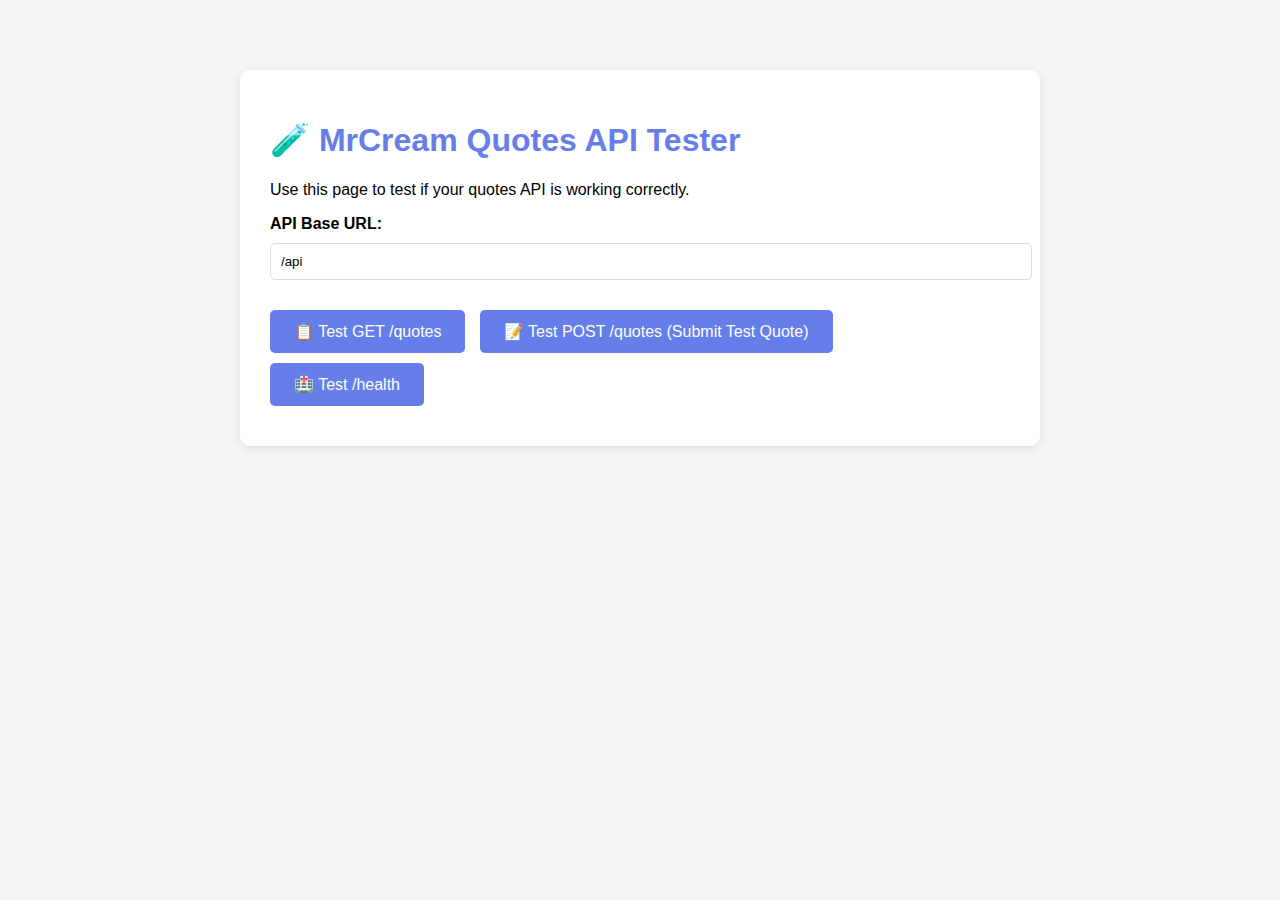
<file: api-php/test-quotes-api.html>
<!DOCTYPE html>
<html lang="en">
<head>
    <meta charset="UTF-8">
    <meta name="viewport" content="width=device-width, initial-scale=1.0">
    <title>Test Quotes API</title>
    <style>
        body {
            font-family: Arial, sans-serif;
            max-width: 800px;
            margin: 50px auto;
            padding: 20px;
            background: #f5f5f5;
        }
        .test-box {
            background: white;
            padding: 30px;
            border-radius: 10px;
            box-shadow: 0 2px 10px rgba(0,0,0,0.1);
            margin-bottom: 20px;
        }
        h1 {
            color: #667eea;
        }
        button {
            background: #667eea;
            color: white;
            border: none;
            padding: 12px 24px;
            border-radius: 5px;
            cursor: pointer;
            font-size: 16px;
            margin-right: 10px;
            margin-bottom: 10px;
        }
        button:hover {
            background: #5568d3;
        }
        .result {
            margin-top: 20px;
            padding: 15px;
            border-radius: 5px;
            font-family: monospace;
            white-space: pre-wrap;
            word-wrap: break-word;
        }
        .success {
            background: #d4edda;
            color: #155724;
            border: 1px solid #c3e6cb;
        }
        .error {
            background: #f8d7da;
            color: #721c24;
            border: 1px solid #f5c6cb;
        }
        .info {
            background: #d1ecf1;
            color: #0c5460;
            border: 1px solid #bee5eb;
        }
        input {
            width: 100%;
            padding: 10px;
            margin: 10px 0;
            border: 1px solid #ddd;
            border-radius: 5px;
        }
        label {
            font-weight: bold;
            display: block;
            margin-top: 15px;
        }
    </style>
</head>
<body>
    <div class="test-box">
        <h1>🧪 MrCream Quotes API Tester</h1>
        <p>Use this page to test if your quotes API is working correctly.</p>

        <label>API Base URL:</label>
        <input type="text" id="apiUrl" value="/api" placeholder="e.g., /api or https://yourdomain.com/api">

        <div style="margin-top: 20px;">
            <button onclick="testGetQuotes()">📋 Test GET /quotes</button>
            <button onclick="testPostQuote()">📝 Test POST /quotes (Submit Test Quote)</button>
            <button onclick="testHealthCheck()">🏥 Test /health</button>
        </div>

        <div id="result"></div>
    </div>

    <script>
        function getApiUrl() {
            return document.getElementById('apiUrl').value;
        }

        function showResult(message, type = 'info') {
            const resultDiv = document.getElementById('result');
            resultDiv.className = `result ${type}`;
            resultDiv.innerHTML = message;
        }

        async function testHealthCheck() {
            showResult('Testing health endpoint...', 'info');
            try {
                const url = `${getApiUrl()}/health`;
                console.log('Testing:', url);

                const response = await fetch(url);
                const data = await response.json();

                showResult(`✅ Health Check Success!\n\nURL: ${url}\nStatus: ${response.status}\n\nResponse:\n${JSON.stringify(data, null, 2)}`, 'success');
            } catch (error) {
                showResult(`❌ Health Check Failed!\n\nError: ${error.message}\n\nMake sure:\n1. API URL is correct\n2. API files are uploaded\n3. .htaccess is configured`, 'error');
            }
        }

        async function testGetQuotes() {
            showResult('Testing GET /quotes endpoint...', 'info');
            try {
                const url = `${getApiUrl()}/quotes`;
                console.log('Testing:', url);

                const response = await fetch(url);
                const data = await response.json();

                if (data.success) {
                    showResult(`✅ GET Quotes Success!\n\nURL: ${url}\nStatus: ${response.status}\nQuotes Found: ${data.count}\n\nResponse:\n${JSON.stringify(data, null, 2)}`, 'success');
                } else {
                    showResult(`⚠️ API responded but with error:\n\n${JSON.stringify(data, null, 2)}`, 'error');
                }
            } catch (error) {
                showResult(`❌ GET Quotes Failed!\n\nError: ${error.message}\n\nTroubleshooting:\n1. Check if database is connected\n2. Verify quotes table exists\n3. Check QuotesController.php is uploaded\n4. Review browser console (F12) for CORS errors`, 'error');
            }
        }

        async function testPostQuote() {
            showResult('Testing POST /quotes endpoint...', 'info');
            try {
                const url = `${getApiUrl()}/quotes`;
                console.log('Testing:', url);

                const testData = {
                    Name: 'Test User',
                    Email: 'test@example.com',
                    Phone: '+234 800 000 0000',
                    Company: 'Test Company',
                    ProductCategory: 'Yoghurt',
                    Quantity: 100,
                    Message: 'This is a test quote submission from the API tester'
                };

                const response = await fetch(url, {
                    method: 'POST',
                    headers: {
                        'Content-Type': 'application/json'
                    },
                    body: JSON.stringify(testData)
                });

                const data = await response.json();

                if (response.ok && data.Id) {
                    showResult(`✅ POST Quote Success!\n\nURL: ${url}\nStatus: ${response.status}\nQuote ID: ${data.Id}\n\nResponse:\n${JSON.stringify(data, null, 2)}\n\n✉️ Check email at: d.blessing@mrcreamlimited.com\n📊 Check database: quotes table`, 'success');
                } else {
                    showResult(`⚠️ POST failed:\n\n${JSON.stringify(data, null, 2)}`, 'error');
                }
            } catch (error) {
                showResult(`❌ POST Quote Failed!\n\nError: ${error.message}\n\nCheck:\n1. CORS settings in config.php\n2. Database connection\n3. QuotesController.php uploaded`, 'error');
            }
        }

        // Auto-detect current URL
        window.addEventListener('load', () => {
            const currentUrl = window.location.href;
            console.log('Current page URL:', currentUrl);

            // If the page is in /api/ folder, use relative path
            if (currentUrl.includes('/api/')) {
                document.getElementById('apiUrl').value = '/api';
            }
        });
    </script>
</body>
</html>
</file>
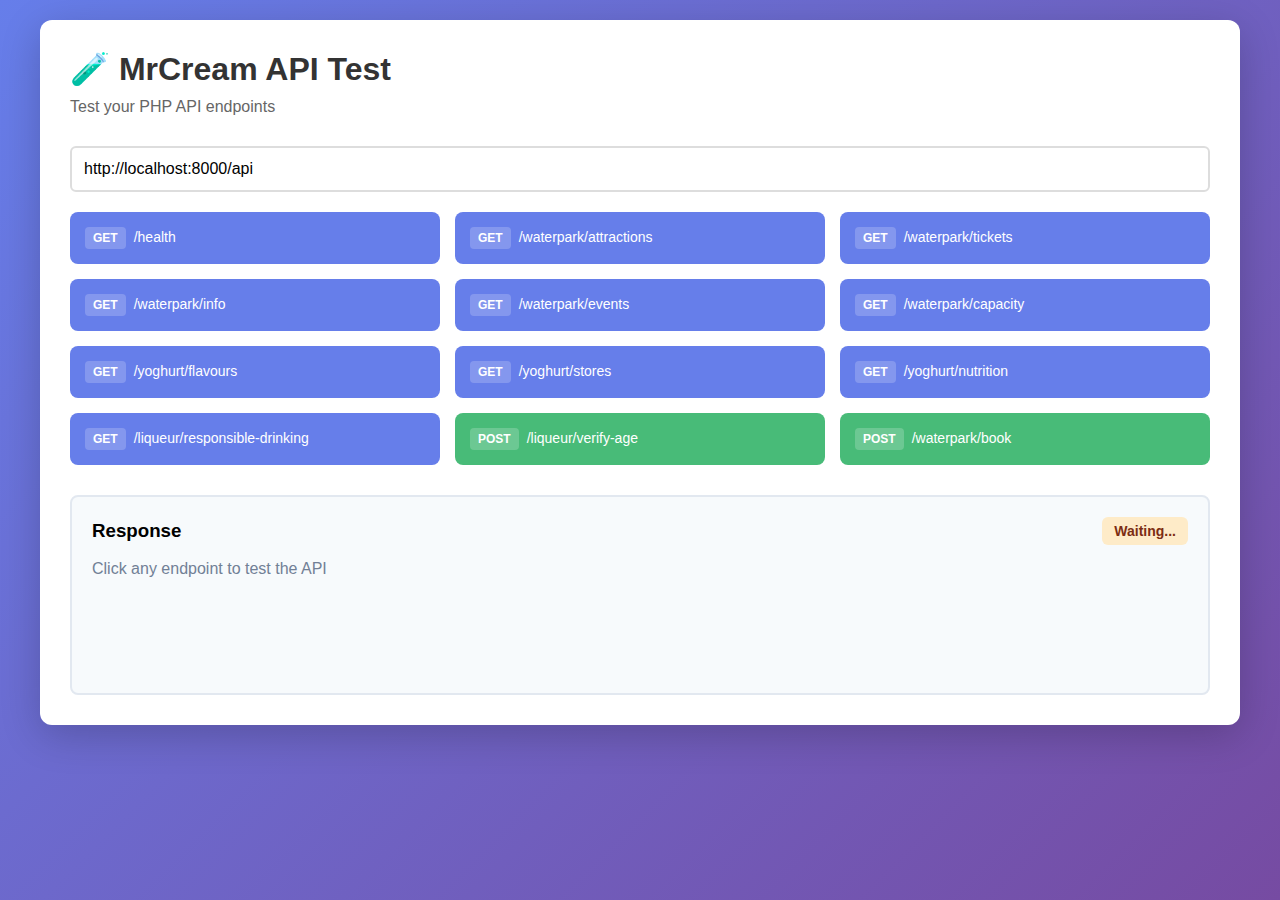
<file: api-php/test.html>
<!DOCTYPE html>
<html lang="en">
<head>
    <meta charset="UTF-8">
    <meta name="viewport" content="width=device-width, initial-scale=1.0">
    <title>MrCream API Test</title>
    <style>
        * {
            margin: 0;
            padding: 0;
            box-sizing: border-box;
        }

        body {
            font-family: 'Segoe UI', Tahoma, Geneva, Verdana, sans-serif;
            background: linear-gradient(135deg, #667eea 0%, #764ba2 100%);
            min-height: 100vh;
            padding: 20px;
        }

        .container {
            max-width: 1200px;
            margin: 0 auto;
            background: white;
            border-radius: 12px;
            box-shadow: 0 10px 40px rgba(0,0,0,0.2);
            padding: 30px;
        }

        h1 {
            color: #333;
            margin-bottom: 10px;
        }

        .subtitle {
            color: #666;
            margin-bottom: 30px;
        }

        .api-url-input {
            width: 100%;
            padding: 12px;
            font-size: 16px;
            border: 2px solid #ddd;
            border-radius: 6px;
            margin-bottom: 20px;
        }

        .endpoints {
            display: grid;
            grid-template-columns: repeat(auto-fit, minmax(300px, 1fr));
            gap: 15px;
            margin-bottom: 30px;
        }

        .endpoint-btn {
            background: #667eea;
            color: white;
            border: none;
            padding: 15px;
            border-radius: 8px;
            cursor: pointer;
            font-size: 14px;
            transition: all 0.3s;
            text-align: left;
        }

        .endpoint-btn:hover {
            background: #5568d3;
            transform: translateY(-2px);
            box-shadow: 0 4px 12px rgba(102, 126, 234, 0.4);
        }

        .endpoint-btn.post {
            background: #48bb78;
        }

        .endpoint-btn.post:hover {
            background: #38a169;
        }

        .method {
            display: inline-block;
            background: rgba(255,255,255,0.2);
            padding: 4px 8px;
            border-radius: 4px;
            font-size: 12px;
            font-weight: bold;
            margin-right: 8px;
        }

        .response-container {
            background: #f7fafc;
            border: 2px solid #e2e8f0;
            border-radius: 8px;
            padding: 20px;
            min-height: 200px;
        }

        .response-header {
            display: flex;
            justify-content: space-between;
            align-items: center;
            margin-bottom: 15px;
        }

        .status {
            padding: 6px 12px;
            border-radius: 6px;
            font-weight: bold;
            font-size: 14px;
        }

        .status.success {
            background: #c6f6d5;
            color: #22543d;
        }

        .status.error {
            background: #fed7d7;
            color: #742a2a;
        }

        .status.pending {
            background: #feebc8;
            color: #7c2d12;
        }

        pre {
            background: #2d3748;
            color: #e2e8f0;
            padding: 20px;
            border-radius: 6px;
            overflow-x: auto;
            font-size: 13px;
            line-height: 1.6;
        }

        .loading {
            text-align: center;
            color: #667eea;
            font-size: 18px;
            padding: 40px;
        }
    </style>
</head>
<body>
    <div class="container">
        <h1>🧪 MrCream API Test</h1>
        <p class="subtitle">Test your PHP API endpoints</p>

        <input
            type="text"
            id="apiUrl"
            class="api-url-input"
            placeholder="API Base URL (e.g., https://mrcreamlimited.com/api)"
            value="http://localhost:8000/api"
        >

        <div class="endpoints">
            <button class="endpoint-btn" onclick="testEndpoint('/health', 'GET')">
                <span class="method">GET</span>/health
            </button>

            <button class="endpoint-btn" onclick="testEndpoint('/waterpark/attractions', 'GET')">
                <span class="method">GET</span>/waterpark/attractions
            </button>

            <button class="endpoint-btn" onclick="testEndpoint('/waterpark/tickets', 'GET')">
                <span class="method">GET</span>/waterpark/tickets
            </button>

            <button class="endpoint-btn" onclick="testEndpoint('/waterpark/info', 'GET')">
                <span class="method">GET</span>/waterpark/info
            </button>

            <button class="endpoint-btn" onclick="testEndpoint('/waterpark/events', 'GET')">
                <span class="method">GET</span>/waterpark/events
            </button>

            <button class="endpoint-btn" onclick="testEndpoint('/waterpark/capacity', 'GET')">
                <span class="method">GET</span>/waterpark/capacity
            </button>

            <button class="endpoint-btn" onclick="testEndpoint('/yoghurt/flavours', 'GET')">
                <span class="method">GET</span>/yoghurt/flavours
            </button>

            <button class="endpoint-btn" onclick="testEndpoint('/yoghurt/stores', 'GET')">
                <span class="method">GET</span>/yoghurt/stores
            </button>

            <button class="endpoint-btn" onclick="testEndpoint('/yoghurt/nutrition', 'GET')">
                <span class="method">GET</span>/yoghurt/nutrition
            </button>

            <button class="endpoint-btn" onclick="testEndpoint('/liqueur/responsible-drinking', 'GET')">
                <span class="method">GET</span>/liqueur/responsible-drinking
            </button>

            <button class="endpoint-btn post" onclick="testAgeVerification()">
                <span class="method">POST</span>/liqueur/verify-age
            </button>

            <button class="endpoint-btn post" onclick="testWaterParkBooking()">
                <span class="method">POST</span>/waterpark/book
            </button>
        </div>

        <div class="response-container">
            <div class="response-header">
                <h3>Response</h3>
                <span id="statusBadge" class="status pending">Waiting...</span>
            </div>
            <div id="responseContent">
                <p style="color: #718096;">Click any endpoint to test the API</p>
            </div>
        </div>
    </div>

    <script>
        async function testEndpoint(endpoint, method = 'GET', body = null) {
            const baseUrl = document.getElementById('apiUrl').value.replace(/\/$/, '');
            const url = baseUrl + endpoint;

            document.getElementById('statusBadge').className = 'status pending';
            document.getElementById('statusBadge').textContent = 'Loading...';
            document.getElementById('responseContent').innerHTML = '<div class="loading">⏳ Fetching data...</div>';

            try {
                const options = {
                    method: method,
                    headers: {
                        'Content-Type': 'application/json'
                    }
                };

                if (body) {
                    options.body = JSON.stringify(body);
                }

                const response = await fetch(url, options);
                const data = await response.json();

                if (response.ok) {
                    document.getElementById('statusBadge').className = 'status success';
                    document.getElementById('statusBadge').textContent = `${response.status} Success`;
                } else {
                    document.getElementById('statusBadge').className = 'status error';
                    document.getElementById('statusBadge').textContent = `${response.status} Error`;
                }

                document.getElementById('responseContent').innerHTML =
                    `<pre>${JSON.stringify(data, null, 2)}</pre>`;

            } catch (error) {
                document.getElementById('statusBadge').className = 'status error';
                document.getElementById('statusBadge').textContent = 'Network Error';
                document.getElementById('responseContent').innerHTML =
                    `<pre style="background: #742a2a; color: white;">${error.message}</pre>`;
            }
        }

        function testAgeVerification() {
            const body = {
                DateOfBirth: '1990-01-01'
            };
            testEndpoint('/liqueur/verify-age', 'POST', body);
        }

        function testWaterParkBooking() {
            const body = {
                Tickets: [
                    { TicketTypeId: 1, Quantity: 2 },
                    { TicketTypeId: 2, Quantity: 1 }
                ],
                VisitDate: new Date(Date.now() + 7 * 24 * 60 * 60 * 1000).toISOString(),
                CustomerInfo: {
                    FirstName: 'John',
                    LastName: 'Doe',
                    Email: 'john@example.com',
                    Phone: '+234 800 000 0000'
                },
                PaymentMethod: 'Card'
            };
            testEndpoint('/waterpark/book', 'POST', body);
        }
    </script>
</body>
</html>
</file>
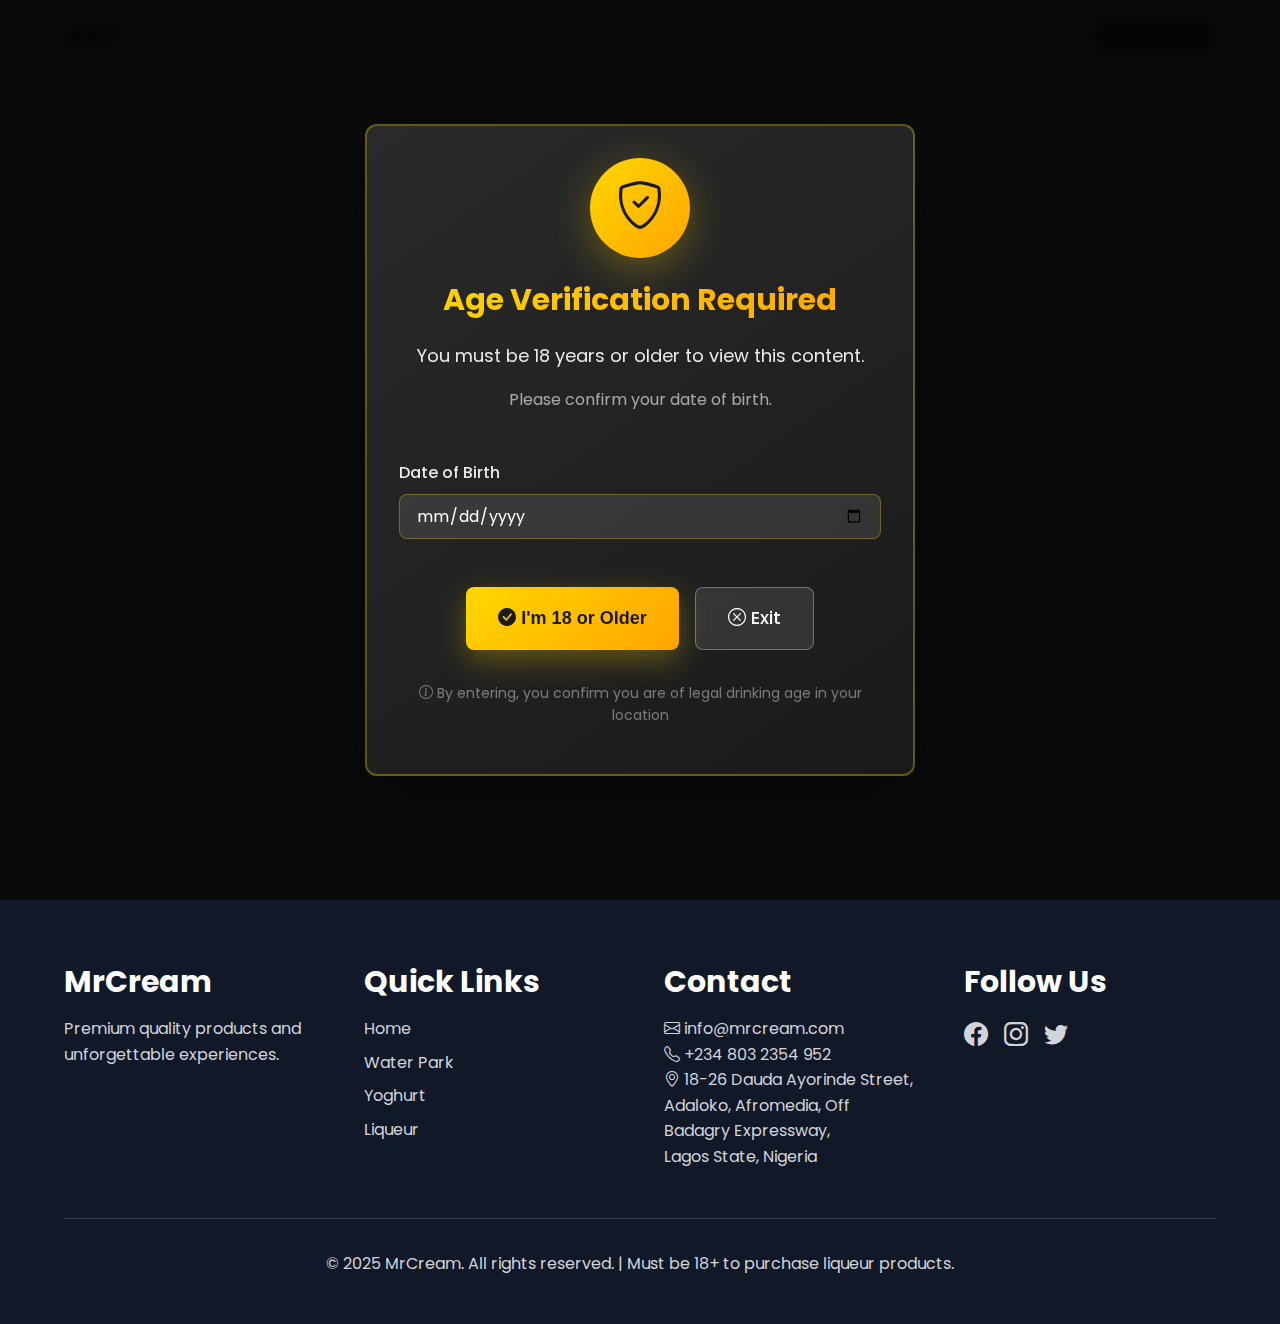
<file: frontend-new/liqueur.html>
<!DOCTYPE html>
<html lang="en">
<head>
    <meta charset="UTF-8">
    <meta name="viewport" content="width=device-width, initial-scale=1.0">
    <meta name="description" content="MrCream Premium Cream Liqueur - For adults 18+">
    <title>MrCream - Cream Liqueur (18+)</title>

    <link rel="preconnect" href="https://fonts.googleapis.com">
    <link rel="preconnect" href="https://fonts.gstatic.com" crossorigin>
    <link href="https://fonts.googleapis.com/css2?family=Poppins:wght@400;500;600;700&display=swap" rel="stylesheet">
    <link rel="stylesheet" href="https://cdn.jsdelivr.net/npm/bootstrap-icons@1.11.3/font/bootstrap-icons.min.css">
    <link rel="stylesheet" href="css/styles.css">
    <style>
        /* Liqueur Page Premium Styling */
        @keyframes float {
            0%, 100% { transform: translateY(0px) rotate(0deg); }
            50% { transform: translateY(-25px) rotate(3deg); }
        }

        @keyframes shimmer {
            0% { background-position: -1000px 0; }
            100% { background-position: 1000px 0; }
        }

        @keyframes fadeInUp {
            from {
                opacity: 0;
                transform: translateY(40px);
            }
            to {
                opacity: 1;
                transform: translateY(0);
            }
        }

        .hero-liqueur {
            background: linear-gradient(135deg, #1a1a1a 0%, #2d1810 50%, #1a1a1a 100%);
            position: relative;
            overflow: hidden;
            min-height: 65vh;
        }

        .hero-liqueur::before {
            content: '';
            position: absolute;
            top: -50%;
            right: -20%;
            width: 600px;
            height: 600px;
            background: radial-gradient(circle, rgba(212, 165, 116, 0.15) 0%, transparent 70%);
            border-radius: 50%;
            animation: float 8s ease-in-out infinite;
        }

        .hero-liqueur::after {
            content: '';
            position: absolute;
            bottom: -40%;
            left: -15%;
            width: 500px;
            height: 500px;
            background: radial-gradient(circle, rgba(255, 215, 0, 0.1) 0%, transparent 70%);
            border-radius: 50%;
            animation: float 10s ease-in-out infinite reverse;
        }

        .premium-card {
            background: linear-gradient(145deg, #2a2a2a 0%, #1a1a1a 100%);
            border: 1px solid rgba(212, 165, 116, 0.3);
            transition: all 0.4s cubic-bezier(0.4, 0, 0.2, 1);
            position: relative;
            overflow: hidden;
        }

        .premium-card::before {
            content: '';
            position: absolute;
            top: 0;
            left: -100%;
            width: 100%;
            height: 100%;
            background: linear-gradient(90deg, transparent, rgba(255, 215, 0, 0.1), transparent);
            transition: left 0.6s;
        }

        .premium-card:hover::before {
            left: 100%;
        }

        .premium-card:hover {
            transform: translateY(-10px);
            border-color: rgba(255, 215, 0, 0.6);
            box-shadow: 0 20px 60px rgba(212, 165, 116, 0.3);
        }

        .gold-text {
            background: linear-gradient(135deg, #FFD700 0%, #FFA500 50%, #FFD700 100%);
            -webkit-background-clip: text;
            -webkit-text-fill-color: transparent;
            background-clip: text;
            background-size: 200% 200%;
            animation: shimmer 3s linear infinite;
        }

        .age-gate-modal {
            backdrop-filter: blur(10px);
            background: rgba(0,0,0,0.96) !important;
        }

        @media (max-width: 768px) {
            .hero-liqueur {
                min-height: auto;
                padding: 80px 0 !important;
            }

            .grid-2, .grid-3 {
                grid-template-columns: 1fr !important;
            }
        }
    </style>
</head>
<body>
    <header class="header" style="background: linear-gradient(to right, white 0%, rgba(45, 91, 166, 0.02) 100%); box-shadow: 0 2px 20px rgba(0,0,0,0.08);">
        <nav class="navbar">
            <a href="index.html" class="logo" style="display: flex; align-items: center; gap: 12px; text-decoration: none; transition: transform 0.3s ease;">
                <img src="images/logo/Logo.png" alt="MrCream Logo" style="height: 45px; filter: drop-shadow(0 2px 8px rgba(0,0,0,0.1));">
                <div style="display: flex; flex-direction: column; line-height: 1.2;">
                    <span style="font-size: 1.5rem; font-weight: 700; background: linear-gradient(135deg, var(--primary-color), var(--secondary-color)); -webkit-background-clip: text; -webkit-text-fill-color: transparent; background-clip: text;">
                        MrCream
                    </span>
                    <span style="font-size: 0.65rem; color: var(--gray-500); font-weight: 500; letter-spacing: 1px; text-transform: uppercase;">
                        Premium Quality
                    </span>
                </div>
            </a>

            <ul class="nav-menu" style="display: flex; gap: 0.5rem; list-style: none; align-items: center;">
                <li><a href="index.html" style="padding: 0.5rem 1rem; border-radius: var(--radius-md); transition: all 0.3s ease; font-weight: 500;">Home</a></li>
                <li><a href="waterpark.html" style="padding: 0.5rem 1rem; border-radius: var(--radius-md); transition: all 0.3s ease; font-weight: 500;">Water Park</a></li>
                <li><a href="yoghurt.html" style="padding: 0.5rem 1rem; border-radius: var(--radius-md); transition: all 0.3s ease; font-weight: 500;">Yoghurt</a></li>
                <li><a href="liqueur.html" class="active" style="padding: 0.5rem 1rem; border-radius: var(--radius-md); transition: all 0.3s ease; font-weight: 500;">Liqueur <span style="font-size: 0.7rem; background: var(--coral); color: white; padding: 2px 6px; border-radius: 10px; margin-left: 4px;">18+</span></a></li>
                <li><button onclick="openQuoteModal()" class="btn btn-primary" style="margin-left: 0.5rem; padding: 0.6rem 1.2rem; font-size: 0.9rem;"><i class="bi bi-clipboard-check"></i> Get Quote</button></li>
            </ul>

            <button class="mobile-menu-toggle" aria-label="Toggle menu">
                <span></span>
                <span></span>
                <span></span>
            </button>
        </nav>
    </header>

    <main>
        <!-- AGE VERIFICATION MODAL -->
        <div id="age-gate" class="age-gate-modal" style="position: fixed; top: 0; left: 0; right: 0; bottom: 0; z-index: 9999; display: flex; align-items: center; justify-content: center;">
            <div class="card premium-card" style="max-width: 550px; text-align: center; margin: var(--spacing-lg); background: linear-gradient(145deg, #2a2a2a, #1a1a1a); border: 2px solid rgba(255, 215, 0, 0.3); box-shadow: 0 30px 80px rgba(0,0,0,0.5);">
                <div style="width: 100px; height: 100px; background: linear-gradient(135deg, #FFD700, #FFA500); border-radius: 50%; display: flex; align-items: center; justify-content: center; margin: 0 auto var(--spacing-lg); box-shadow: 0 10px 40px rgba(255, 215, 0, 0.3);">
                    <i class="bi bi-shield-check" style="font-size: 3rem; color: #1a1a1a;"></i>
                </div>
                <h2 class="gold-text" style="margin: var(--spacing-lg) 0; font-size: var(--font-size-3xl);">Age Verification Required</h2>
                <p style="color: rgba(255,255,255,0.9); font-size: var(--font-size-lg);">You must be 18 years or older to view this content.</p>
                <p style="color: rgba(255,255,255,0.6); margin-top: var(--spacing-sm);">Please confirm your date of birth.</p>

                <form id="age-verification-form" style="margin-top: var(--spacing-2xl);">
                    <div class="form-group">
                        <label class="form-label" style="color: rgba(255,255,255,0.9); text-align: left;">Date of Birth</label>
                        <input type="date" name="dateOfBirth" class="form-input" style="background: rgba(255,255,255,0.1); border: 1px solid rgba(255,215,0,0.3); color: white;" required>
                    </div>

                    <div style="display: flex; gap: var(--spacing-md); margin-top: var(--spacing-2xl); flex-wrap: wrap; justify-content: center;">
                        <button type="submit" class="btn btn-lg" style="background: linear-gradient(135deg, #FFD700, #FFA500); color: #1a1a1a; font-weight: 600; border: none; box-shadow: 0 10px 30px rgba(255,215,0,0.3);">
                            <i class="bi bi-check-circle-fill"></i> I'm 18 or Older
                        </button>
                        <a href="index.html" class="btn btn-lg" style="background: rgba(255,255,255,0.1); color: white; border: 1px solid rgba(255,255,255,0.3);">
                            <i class="bi bi-x-circle"></i> Exit
                        </a>
                    </div>
                </form>
                <p style="color: rgba(255,255,255,0.4); font-size: var(--font-size-sm); margin-top: var(--spacing-xl);">
                    <i class="bi bi-info-circle"></i> By entering, you confirm you are of legal drinking age in your location
                </p>
            </div>
        </div>

        <!-- MAIN CONTENT (Hidden until age verified) -->
        <div id="main-content" class="hidden">
            <!-- HERO -->
            <section class="section hero-liqueur" style="padding: 80px 0 60px; display: flex; align-items: center;">
                <div class="container" style="position: relative; z-index: 1;">
                    <div style="display: flex; align-items: center; justify-content: space-between; gap: var(--spacing-3xl); flex-wrap: wrap;">
                        <div style="flex: 1; min-width: 300px; max-width: 650px;">
                            <div style="display: inline-block; background: rgba(255,215,0,0.15); padding: var(--spacing-sm) var(--spacing-lg); border-radius: var(--radius-full); margin-bottom: var(--spacing-lg); border: 1px solid rgba(255,215,0,0.3);">
                                <p style="color: #FFD700; font-weight: 600; margin: 0; font-size: var(--font-size-sm); letter-spacing: 1px;">
                                    <i class="bi bi-award-fill"></i> PREMIUM COLLECTION
                                </p>
                            </div>
                            <h1 class="gold-text" style="font-size: var(--font-size-5xl); line-height: 1.1; margin-bottom: var(--spacing-lg); animation: fadeInUp 0.8s ease-out;">
                                Premium Cream Liqueur
                            </h1>
                            <p style="font-size: var(--font-size-3xl); color: rgba(255,255,255,0.95); margin-bottom: var(--spacing-xl); font-weight: 600; line-height: 1.3; animation: fadeInUp 0.8s ease-out 0.2s; animation-fill-mode: both;">
                                Indulgence in Every Sip
                            </p>
                            <p style="font-size: var(--font-size-lg); color: rgba(255,255,255,0.8); line-height: 1.8; margin-bottom: var(--spacing-xl); animation: fadeInUp 0.8s ease-out 0.4s; animation-fill-mode: both;">
                                Introducing our Premium Cream Liqueur – a <span style="color: #FFD700;">luxurious blend</span> of rich dairy cream and the finest spirits, masterfully crafted to deliver an irresistibly smooth and velvety drinking experience. From the first pour to the last sip, our cream liqueur offers a delicate balance of sweetness, warmth, and sophistication.
                            </p>
                            <div style="display: flex; gap: var(--spacing-md); flex-wrap: wrap; animation: fadeInUp 0.8s ease-out 0.6s; animation-fill-mode: both;">
                                <button onclick="openQuoteModal('liqueur')" class="btn btn-lg" style="background: linear-gradient(135deg, #FFD700, #FFA500); color: #1a1a1a; font-weight: 600; padding: var(--spacing-md) var(--spacing-2xl); box-shadow: 0 10px 30px rgba(255,215,0,0.3);">
                                    <i class="bi bi-clipboard-check"></i> Request Quote
                                </button>
                                <a href="#products" class="btn btn-lg" style="background: rgba(255,255,255,0.1); color: white; border: 2px solid rgba(255,215,0,0.5); padding: var(--spacing-md) var(--spacing-2xl); backdrop-filter: blur(10px);">
                                    <i class="bi bi-eye"></i> View Products
                                </a>
                            </div>
                            <p style="margin-top: var(--spacing-xl); color: rgba(255,255,255,0.5); font-size: var(--font-size-sm);">
                                <i class="bi bi-info-circle"></i> Please drink responsibly • Must be 18 years or older
                            </p>
                        </div>
                        <div style="flex: 0 0 350px; position: relative; height: 450px; animation: fadeInUp 1s ease-out;">
                            <img src="images/liqueur/Turbo-Cream-Liqueur.png" alt="Turbo Cream Liqueur"
                                 style="position: absolute; top: 30%; left: 50%; transform: translate(-50%, -50%); max-width: 100%; max-height: 100%; filter: drop-shadow(0 30px 60px rgba(255,215,0,0.3)); animation: float 5s ease-in-out infinite;">
                        </div>
                    </div>
                </div>
            </section>

            <!-- A TASTE LIKE NO OTHER -->
            <section class="section" style="background: #f5f5f5;">
                <div class="container">
                    <div style="text-align: center; margin-bottom: var(--spacing-2xl);">
                        <p style="color: var(--cream); font-weight: 600; font-size: var(--font-size-sm); text-transform: uppercase; letter-spacing: 2px; margin-bottom: var(--spacing-md);">
                            <i class="bi bi-star-fill"></i> FLAVOR PROFILE
                        </p>
                        <h2 style="color: var(--primary-color); font-size: var(--font-size-4xl); margin-bottom: var(--spacing-lg);">
                            A Taste Like No Other
                        </h2>
                    </div>
                    <div style="max-width: 1000px; margin: 0 auto;">
                        <p style="text-align: center; max-width: 900px; margin: 0 auto var(--spacing-3xl); color: var(--gray-700); font-size: var(--font-size-xl); line-height: 1.8;">
                            Each bottle is a <strong>celebration of flavor</strong> – combining silky cream with hints of <span style="color: var(--cream); font-weight: 600;">vanilla, caramel, cocoa</span>, and a subtle touch of aged whiskey or rum (depending on your brand style). The result? A perfectly rounded liqueur that is both comforting and indulgent, ideal for sipping straight, poured over ice, mixed into cocktails, or added to coffee and desserts for a luxurious twist.
                        </p>

                        <div class="grid grid-4" style="gap: var(--spacing-xl);">
                            <div style="text-align: center; padding: var(--spacing-xl); background: white; border-radius: var(--radius-lg); box-shadow: var(--shadow-md);">
                                <div style="width: 70px; height: 70px; background: linear-gradient(135deg, #FFF8DC, #F0E68C); border-radius: 50%; display: flex; align-items: center; justify-content: center; margin: 0 auto var(--spacing-md);">
                                    <i class="bi bi-cup-hot" style="font-size: 2rem; color: #8B4513;"></i>
                                </div>
                                <h4 style="color: var(--primary-color); margin-bottom: var(--spacing-sm);">Vanilla</h4>
                                <p style="color: var(--gray-600); font-size: var(--font-size-sm);">Smooth & aromatic</p>
                            </div>

                            <div style="text-align: center; padding: var(--spacing-xl); background: white; border-radius: var(--radius-lg); box-shadow: var(--shadow-md);">
                                <div style="width: 70px; height: 70px; background: linear-gradient(135deg, #DEB887, #D2691E); border-radius: 50%; display: flex; align-items: center; justify-content: center; margin: 0 auto var(--spacing-md);">
                                    <i class="bi bi-droplet-fill" style="font-size: 2rem; color: white;"></i>
                                </div>
                                <h4 style="color: var(--primary-color); margin-bottom: var(--spacing-sm);">Caramel</h4>
                                <p style="color: var(--gray-600); font-size: var(--font-size-sm);">Rich & sweet</p>
                            </div>

                            <div style="text-align: center; padding: var(--spacing-xl); background: white; border-radius: var(--radius-lg); box-shadow: var(--shadow-md);">
                                <div style="width: 70px; height: 70px; background: linear-gradient(135deg, #8B4513, #654321); border-radius: 50%; display: flex; align-items: center; justify-content: center; margin: 0 auto var(--spacing-md);">
                                    <i class="bi bi-cone-striped" style="font-size: 2rem; color: white;"></i>
                                </div>
                                <h4 style="color: var(--primary-color); margin-bottom: var(--spacing-sm);">Cocoa</h4>
                                <p style="color: var(--gray-600); font-size: var(--font-size-sm);">Deep & indulgent</p>
                            </div>

                            <div style="text-align: center; padding: var(--spacing-xl); background: white; border-radius: var(--radius-lg); box-shadow: var(--shadow-md);">
                                <div style="width: 70px; height: 70px; background: linear-gradient(135deg, #FFD700, #FFA500); border-radius: 50%; display: flex; align-items: center; justify-content: center; margin: 0 auto var(--spacing-md);">
                                    <i class="bi bi-hourglass-split" style="font-size: 2rem; color: #1a1a1a;"></i>
                                </div>
                                <h4 style="color: var(--primary-color); margin-bottom: var(--spacing-sm);">Aged Spirits</h4>
                                <p style="color: var(--gray-600); font-size: var(--font-size-sm);">Subtle warmth</p>
                            </div>
                        </div>
                    </div>
                </div>
            </section>

            <!-- CRAFTSMANSHIP & QUALITY -->
            <section class="section" style="background: linear-gradient(135deg, #1a1a1a 0%, #2d1810 100%); color: white; position: relative; overflow: hidden;">
                <div style="position: absolute; top: -200px; right: -200px; width: 600px; height: 600px; background: radial-gradient(circle, rgba(255,215,0,0.1) 0%, transparent 70%); border-radius: 50%;"></div>
                <div class="container" style="position: relative; z-index: 1;">
                    <div style="text-align: center; margin-bottom: var(--spacing-3xl);">
                        <p class="gold-text" style="font-weight: 600; font-size: var(--font-size-sm); text-transform: uppercase; letter-spacing: 2px; margin-bottom: var(--spacing-md);">
                            <i class="bi bi-gem"></i> EXCELLENCE IN PRODUCTION
                        </p>
                        <h2 style="color: white; font-size: var(--font-size-4xl); margin-bottom: var(--spacing-lg);">
                            Craftsmanship & Quality
                        </h2>
                    </div>
                    <div style="max-width: 900px; margin: 0 auto; text-align: center;">
                        <p style="font-size: var(--font-size-xl); line-height: 1.8; color: rgba(255,255,255,0.9); margin-bottom: var(--spacing-3xl);">
                            We use only the <span class="gold-text">freshest dairy cream</span> sourced from trusted farms and pair it with expertly distilled spirits. Our process ensures a smooth consistency and long-lasting freshness, with every bottle undergoing strict quality control to preserve its rich taste and texture.
                        </p>
                        <div class="grid grid-3" style="margin-top: var(--spacing-3xl); gap: var(--spacing-2xl);">
                            <div class="premium-card" style="text-align: center; padding: var(--spacing-2xl);">
                                <div style="width: 80px; height: 80px; background: linear-gradient(135deg, #FFD700, #FFA500); border-radius: 50%; display: flex; align-items: center; justify-content: center; margin: 0 auto var(--spacing-lg); box-shadow: 0 10px 30px rgba(255,215,0,0.3);">
                                    <i class="bi bi-droplet-fill" style="font-size: 2.5rem; color: #1a1a1a;"></i>
                                </div>
                                <h3 style="color: #FFD700; font-size: var(--font-size-xl); margin-bottom: var(--spacing-md);">Freshest Dairy Cream</h3>
                                <p style="color: rgba(255,255,255,0.7); line-height: 1.7;">Sourced from trusted farms for authentic richness and premium quality</p>
                            </div>
                            <div class="premium-card" style="text-align: center; padding: var(--spacing-2xl);">
                                <div style="width: 80px; height: 80px; background: linear-gradient(135deg, #FFD700, #FFA500); border-radius: 50%; display: flex; align-items: center; justify-content: center; margin: 0 auto var(--spacing-lg); box-shadow: 0 10px 30px rgba(255,215,0,0.3);">
                                    <i class="bi bi-award-fill" style="font-size: 2.5rem; color: #1a1a1a;"></i>
                                </div>
                                <h3 style="color: #FFD700; font-size: var(--font-size-xl); margin-bottom: var(--spacing-md);">Expertly Distilled</h3>
                                <p style="color: rgba(255,255,255,0.7); line-height: 1.7;">Finest spirits crafted with precision, care, and decades of expertise</p>
                            </div>
                            <div class="premium-card" style="text-align: center; padding: var(--spacing-2xl);">
                                <div style="width: 80px; height: 80px; background: linear-gradient(135deg, #FFD700, #FFA500); border-radius: 50%; display: flex; align-items: center; justify-content: center; margin: 0 auto var(--spacing-lg); box-shadow: 0 10px 30px rgba(255,215,0,0.3);">
                                    <i class="bi bi-shield-check" style="font-size: 2.5rem; color: #1a1a1a;"></i>
                                </div>
                                <h3 style="color: #FFD700; font-size: var(--font-size-xl); margin-bottom: var(--spacing-md);">Strict Quality Control</h3>
                                <p style="color: rgba(255,255,255,0.7); line-height: 1.7;">Every bottle tested to ensure excellence and maintain our high standards</p>
                            </div>
                        </div>
                    </div>
                </div>
            </section>

            <!-- PRODUCTS -->
            <section class="section" id="products" style="background: white;">
                <div class="container">
                    <div style="text-align: center; margin-bottom: var(--spacing-3xl);">
                        <p style="color: var(--cream); font-weight: 600; font-size: var(--font-size-sm); text-transform: uppercase; letter-spacing: 2px; margin-bottom: var(--spacing-md);">
                            <i class="bi bi-collection"></i> OUR COLLECTION
                        </p>
                        <h2 style="color: var(--primary-color); font-size: var(--font-size-4xl); margin-bottom: var(--spacing-lg);">
                            Premium Liqueur Collection
                        </h2>
                        <p style="max-width: 700px; margin: 0 auto; color: var(--gray-600); font-size: var(--font-size-lg);">
                            Carefully crafted alcoholic beverages for discerning adults 18+
                        </p>
                    </div>
                    <div id="products-list" class="grid grid-2" style="gap: var(--spacing-3xl); max-width: 1100px; margin: 0 auto;">
                        <p class="text-muted">Loading products...</p>
                    </div>
                </div>
            </section>

            <!-- VERSATILE ENJOYMENT -->
            <section class="section" style="background: linear-gradient(to bottom, #f5f5f5, white);">
                <div class="container">
                    <div style="text-align: center; margin-bottom: var(--spacing-3xl);">
                        <p style="color: var(--cream); font-weight: 600; font-size: var(--font-size-sm); text-transform: uppercase; letter-spacing: 2px; margin-bottom: var(--spacing-md);">
                            <i class="bi bi-cup-straw"></i> WAYS TO ENJOY
                        </p>
                        <h2 style="color: var(--primary-color); font-size: var(--font-size-4xl); margin-bottom: var(--spacing-lg);">
                            Versatile Enjoyment
                        </h2>
                        <p style="max-width: 800px; margin: 0 auto; color: var(--gray-700); font-size: var(--font-size-xl); line-height: 1.7;">
                            Discover the many ways to savor our premium cream liqueur – from classic serves to creative culinary adventures
                        </p>
                    </div>
                    <div class="grid grid-3" style="gap: var(--spacing-2xl);">
                        <div class="card" style="text-align: center; border-top: 4px solid var(--cream); transition: all 0.3s ease;">
                            <div style="width: 80px; height: 80px; background: linear-gradient(135deg, var(--cream), #E0C097); border-radius: 50%; display: flex; align-items: center; justify-content: center; margin: 0 auto var(--spacing-lg); box-shadow: 0 10px 30px rgba(212,165,116,0.3);">
                                <i class="bi bi-cup-hot" style="font-size: 2.5rem; color: white;"></i>
                            </div>
                            <h3 style="color: var(--primary-color); font-size: var(--font-size-xl); margin-bottom: var(--spacing-md);">Neat or On the Rocks</h3>
                            <p style="color: var(--gray-600); line-height: 1.7;">A classic way to enjoy its full-bodied richness. Serve chilled or over ice for maximum indulgence.</p>
                        </div>

                        <div class="card" style="text-align: center; border-top: 4px solid var(--secondary-color); transition: all 0.3s ease;">
                            <div style="width: 80px; height: 80px; background: linear-gradient(135deg, var(--secondary-color), #FF6B9D); border-radius: 50%; display: flex; align-items: center; justify-content: center; margin: 0 auto var(--spacing-lg); box-shadow: 0 10px 30px rgba(233,30,99,0.3);">
                                <i class="bi bi-cup-straw" style="font-size: 2.5rem; color: white;"></i>
                            </div>
                            <h3 style="color: var(--primary-color); font-size: var(--font-size-xl); margin-bottom: var(--spacing-md);">Cocktails</h3>
                            <p style="color: var(--gray-600); line-height: 1.7;">Elevate your mixology game. Perfect for creamy martinis, espresso cocktails, and creative concoctions.</p>
                        </div>

                        <div class="card" style="text-align: center; border-top: 4px solid var(--accent-color); transition: all 0.3s ease;">
                            <div style="width: 80px; height: 80px; background: linear-gradient(135deg, var(--accent-color), #FFB84D); border-radius: 50%; display: flex; align-items: center; justify-content: center; margin: 0 auto var(--spacing-lg); box-shadow: 0 10px 30px rgba(255,152,0,0.3);">
                                <i class="bi bi-egg-fried" style="font-size: 2.5rem; color: white;"></i>
                            </div>
                            <h3 style="color: var(--primary-color); font-size: var(--font-size-xl); margin-bottom: var(--spacing-md);">Desserts</h3>
                            <p style="color: var(--gray-600); line-height: 1.7;">Drizzle over ice cream, blend into milkshakes, or add to baked treats for a luxurious twist.</p>
                        </div>

                        <div class="card" style="text-align: center; border-top: 4px solid #8B4513; transition: all 0.3s ease;">
                            <div style="width: 80px; height: 80px; background: linear-gradient(135deg, #8B4513, #654321); border-radius: 50%; display: flex; align-items: center; justify-content: center; margin: 0 auto var(--spacing-lg); box-shadow: 0 10px 30px rgba(139,69,19,0.3);">
                                <i class="bi bi-thermometer-sun" style="font-size: 2.5rem; color: white;"></i>
                            </div>
                            <h3 style="color: var(--primary-color); font-size: var(--font-size-xl); margin-bottom: var(--spacing-md);">Warm Drinks</h3>
                            <p style="color: var(--gray-600); line-height: 1.7;">Stir into hot chocolate or coffee for a creamy, comforting finish on chilly days.</p>
                        </div>

                        <div class="card" style="text-align: center; border-top: 4px solid var(--coral); transition: all 0.3s ease;">
                            <div style="width: 80px; height: 80px; background: linear-gradient(135deg, var(--coral), #FF8787); border-radius: 50%; display: flex; align-items: center; justify-content: center; margin: 0 auto var(--spacing-lg); box-shadow: 0 10px 30px rgba(255,87,87,0.3);">
                                <i class="bi bi-gift" style="font-size: 2.5rem; color: white;"></i>
                            </div>
                            <h3 style="color: var(--primary-color); font-size: var(--font-size-xl); margin-bottom: var(--spacing-md);">Perfect for Any Occasion</h3>
                            <p style="color: var(--gray-600); line-height: 1.7;">Whether celebrating, relaxing, or gifting to loved ones – adds elegance and comfort to any moment.</p>
                        </div>

                        <div class="card" style="text-align: center; border-top: 4px solid var(--primary-light); transition: all 0.3s ease;">
                            <div style="width: 80px; height: 80px; background: linear-gradient(135deg, var(--primary-light), var(--primary-color)); border-radius: 50%; display: flex; align-items: center; justify-content: center; margin: 0 auto var(--spacing-lg); box-shadow: 0 10px 30px rgba(74,159,216,0.3);">
                                <i class="bi bi-snow" style="font-size: 2.5rem; color: white;"></i>
                            </div>
                            <h3 style="color: var(--primary-color); font-size: var(--font-size-xl); margin-bottom: var(--spacing-md);">Storage Tips</h3>
                            <p style="color: var(--gray-600); line-height: 1.7;">Store in a cool place and refrigerate after opening. Shake well before each use to maintain quality.</p>
                        </div>
                    </div>
                </div>
            </section>

            <!-- COCKTAIL RECIPES -->
            <section class="section">
                <div class="container">
                    <h2 class="section-title">Signature Cocktail Recipes</h2>
                    <div id="cocktails-list" class="grid grid-3">
                        <p class="text-muted">Loading cocktails...</p>
                    </div>
                </div>
            </section>

            <!-- PERFECT FOR ANY OCCASION -->
            <section class="section bg-gray">
                <div class="container">
                    <div style="text-align: center; max-width: 900px; margin: 0 auto;">
                        <h2 class="section-title">Perfect for Any Occasion</h2>
                        <p style="font-size: var(--font-size-xl); line-height: 1.8; color: var(--gray-700); margin-bottom: var(--spacing-2xl);">
                            Whether you're celebrating a special moment, relaxing after a long day, or gifting a loved one,
                            our cream liqueur adds a touch of elegance and comfort to any occasion.
                        </p>
                        <p style="font-size: var(--font-size-2xl); color: var(--cream); font-weight: 600; font-style: italic;">
                            It's more than just a drink – it's an experience.
                        </p>
                    </div>
                </div>
            </section>

            <!-- RESPONSIBLE DRINKING -->
            <section class="section" style="background-color: var(--gray-900); color: var(--white);">
                <div class="container">
                    <div style="text-align: center; margin-bottom: var(--spacing-2xl);">
                        <i class="bi bi-shield-check" style="font-size: 4rem; color: var(--accent-color);"></i>
                        <h2 style="color: var(--white); margin-top: var(--spacing-md);">Drink Responsibly</h2>
                    </div>
                    <div id="responsible-drinking-info">
                        <p style="color: var(--gray-300); max-width: 600px; margin: var(--spacing-lg) auto; text-align: center;">
                            MrCream encourages responsible drinking. Never drink and drive.
                            Our products are intended for adults 18 years and older only.
                        </p>
                    </div>
                </div>
            </section>
        </div>
    </main>

    <footer class="footer">
        <div class="container">
            <div class="footer-content">
                <div class="footer-section">
                    <h3>MrCream</h3>
                    <p>Premium quality products and unforgettable experiences.</p>
                </div>
                <div class="footer-section">
                    <h3>Quick Links</h3>
                    <a href="index.html">Home</a>
                    <a href="waterpark.html">Water Park</a>
                    <a href="yoghurt.html">Yoghurt</a>
                    <a href="liqueur.html">Liqueur</a>
                </div>
                <div class="footer-section">
                    <h3>Contact</h3>
                    <p>
                        <i class="bi bi-envelope"></i> info@mrcream.com<br>
                        <i class="bi bi-telephone"></i> +234 803 2354 952<br>
                        <i class="bi bi-geo-alt"></i> 18-26 Dauda Ayorinde Street,<br>
                        Adaloko, Afromedia, Off Badagry Expressway,<br>
                        Lagos State, Nigeria
                    </p>
                </div>
                <div class="footer-section">
                    <h3>Follow Us</h3>
                    <div style="display: flex; gap: var(--spacing-md); font-size: var(--font-size-2xl);">
                        <a href="#"><i class="bi bi-facebook"></i></a>
                        <a href="#"><i class="bi bi-instagram"></i></a>
                        <a href="#"><i class="bi bi-twitter"></i></a>
                    </div>
                </div>
            </div>
            <div class="footer-bottom">
                <p>&copy; 2025 MrCream. All rights reserved. | Must be 18+ to purchase liqueur products.</p>
            </div>
        </div>
    </footer>

    <script src="js/api.js"></script>
    <script src="js/main.js"></script>
    <script src="js/quote-modal.js"></script>
    <script>
        // Check if user is already age verified
        document.addEventListener('DOMContentLoaded', () => {
            if (window.MrCreamApp.ageVerified) {
                showMainContent();
                loadLiqueurData();
            }
        });

        // Handle age verification
        document.getElementById('age-verification-form').addEventListener('submit', async (e) => {
            e.preventDefault();

            const formData = new FormData(e.target);
            const dateOfBirth = formData.get('dateOfBirth');

            // Calculate age
            const birthDate = new Date(dateOfBirth);
            const today = new Date();
            let age = today.getFullYear() - birthDate.getFullYear();
            const monthDiff = today.getMonth() - birthDate.getMonth();

            if (monthDiff < 0 || (monthDiff === 0 && today.getDate() < birthDate.getDate())) {
                age--;
            }

            // Check if user is 18+
            if (age < 18) {
                showError('Sorry, you must be 18 or older to view this content.');
                return;
            }

            try {
                showLoading();

                // Verify age with backend
                const result = await window.MrCreamAPI.liqueur.verifyAge({
                    dateOfBirth: dateOfBirth
                });

                // Save verification token
                window.MrCreamApp.saveAgeVerification(result.token);

                hideLoading();
                showSuccess('Age verified successfully!');
                showMainContent();
                loadLiqueurData();

            } catch (error) {
                hideLoading();
                console.error('Age verification error:', error);
                // Even if backend fails, allow if client-side age check passed (fallback)
                window.MrCreamApp.saveAgeVerification('client-verified');
                showMainContent();
                loadLiqueurData();
            }
        });

        function showMainContent() {
            document.getElementById('age-gate').style.display = 'none';
            document.getElementById('main-content').classList.remove('hidden');
        }

        async function loadLiqueurData() {
            try {
                const token = window.MrCreamApp.verificationToken;

                // Load products
                const products = await window.MrCreamAPI.liqueur.getProducts(token);
                displayProducts(products);

                // Load cocktails
                const cocktails = await window.MrCreamAPI.liqueur.getCocktails(token);
                displayCocktails(cocktails);

                // Load responsible drinking info
                const responsibleInfo = await window.MrCreamAPI.liqueur.getResponsibleDrinking(token);
                displayResponsibleDrinking(responsibleInfo);

            } catch (error) {
                console.error('Error loading liqueur data:', error);
                // Show default products if API is unavailable
                displayProducts(null);
                displayCocktails([
                    {
                        name: 'Creamy Espresso Martini',
                        description: 'Rich and indulgent coffee cocktail',
                        ingredients: ['2 oz Turbo Cream Liqueur', '1 oz Vodka', '1 oz Espresso', 'Ice', 'Coffee beans for garnish']
                    },
                    {
                        name: 'Classic Cream on the Rocks',
                        description: 'Simple elegance in a glass',
                        ingredients: ['3 oz Turbo Cream Liqueur', 'Ice cubes', 'Chocolate shavings']
                    },
                    {
                        name: 'Gin & Tonic Perfection',
                        description: 'Refreshing and sophisticated',
                        ingredients: ['2 oz MrCream Gin', 'Tonic Water', 'Fresh Lime', 'Ice', 'Cucumber slice']
                    }
                ]);
                displayResponsibleDrinking(null);
            }
        }

        function displayProducts(products) {
            const container = document.getElementById('products-list');

            // Use default products with actual images if API doesn't return data
            if (!products || products.length === 0) {
                products = [
                    {
                        name: 'Turbo Cream Liqueur',
                        description: 'A luxurious blend of rich dairy cream and the finest spirits. Silky smooth with hints of vanilla, caramel, and cocoa. Perfect for sipping neat, mixing into cocktails, or adding to desserts. Available for bulk orders and distribution.',
                        alcoholContent: 17,
                        image: 'images/liqueur/Turbo-Cream-Liqueur.png'
                    },
                    {
                        name: 'MrCream Gin',
                        description: 'Premium craft gin expertly distilled with a unique botanical blend. Smooth, sophisticated, and perfect for classic gin cocktails or modern mixology. Ideal for wholesale and distribution partnerships.',
                        alcoholContent: 40,
                        image: 'images/liqueur/MrReam-GIn.png'
                    }
                ];
            }

            container.innerHTML = products.map(product => {
                const productImage = product.image || 'images/liqueur/TurboCream-01.png';

                return `
                    <div class="card" style="text-align: center; border: 2px solid rgba(212,165,116,0.3); box-shadow: var(--shadow-xl); transition: all 0.4s ease;">
                        <div style="height: 400px; background: linear-gradient(135deg, #2a2a2a 0%, #1a1a1a 100%);
                                    border-radius: var(--radius-lg); margin-bottom: var(--spacing-lg);
                                    display: flex; align-items: center; justify-content: center; padding: var(--spacing-2xl); position: relative; overflow: hidden;">
                            <div style="position: absolute; top: var(--spacing-md); right: var(--spacing-md); background: linear-gradient(135deg, #FFD700, #FFA500); color: #1a1a1a; padding: var(--spacing-xs) var(--spacing-md); border-radius: var(--radius-full); font-size: var(--font-size-xs); font-weight: 600;">
                                18+
                            </div>
                            <img src="${productImage}" alt="${product.name}"
                                 style="max-height: 100%; max-width: 100%; object-fit: contain; filter: drop-shadow(0 20px 40px rgba(255,215,0,0.3));">
                        </div>
                        <h3 style="color: var(--primary-color); font-size: var(--font-size-2xl); margin-bottom: var(--spacing-md);">${product.name}</h3>
                        <p style="color: var(--gray-700); font-size: var(--font-size-base); line-height: 1.7; margin-bottom: var(--spacing-lg);">${product.description || 'Premium cream liqueur'}</p>
                        ${product.alcoholContent ? `
                            <div style="display: inline-block; background: var(--gray-100); padding: var(--spacing-xs) var(--spacing-md); border-radius: var(--radius-md); margin-bottom: var(--spacing-lg);">
                                <p style="margin: 0; font-size: var(--font-size-sm); color: var(--gray-700);"><i class="bi bi-percent"></i> ${product.alcoholContent}% ABV</p>
                            </div>
                        ` : ''}
                        <button onclick="openQuoteModal('liqueur')" class="btn btn-lg" style="background: linear-gradient(135deg, #FFD700, #FFA500); color: #1a1a1a; width: 100%; font-weight: 600; box-shadow: 0 10px 30px rgba(255,215,0,0.3);">
                            <i class="bi bi-clipboard-check"></i> Request Quote
                        </button>
                    </div>
                `;
            }).join('');
        }

        function displayCocktails(cocktails) {
            const container = document.getElementById('cocktails-list');

            if (!cocktails || cocktails.length === 0) {
                container.innerHTML = '<p class="text-muted">No cocktail recipes available.</p>';
                return;
            }

            container.innerHTML = cocktails.map(cocktail => `
                <div class="card">
                    <i class="bi bi-cup-straw" style="font-size: 3rem; color: var(--secondary-color);"></i>
                    <h3 class="card-title">${cocktail.name}</h3>
                    <p class="card-text">${cocktail.description || ''}</p>
                    ${cocktail.ingredients ? `
                        <div style="text-align: left; margin-top: var(--spacing-md);">
                            <strong>Ingredients:</strong>
                            <ul style="margin-top: var(--spacing-sm); padding-left: var(--spacing-lg);">
                                ${cocktail.ingredients.map(ing => `<li>${ing}</li>`).join('')}
                            </ul>
                        </div>
                    ` : ''}
                </div>
            `).join('');
        }

        function displayResponsibleDrinking(info) {
            const container = document.getElementById('responsible-drinking-info');

            if (!info) {
                // Show default responsible drinking info
                info = {
                    guidelines: [
                        'Never drink and drive',
                        'Drink in moderation',
                        'Know your limits',
                        'Drink water between alcoholic beverages',
                        'Never drink if pregnant or underage'
                    ],
                    helpline: '+1 800 HELP NOW',
                    resources: 'Visit www.responsibledrinking.org for more information'
                };
            }

            container.innerHTML = `
                <div style="max-width: 800px; margin: 0 auto; text-align: left;">
                    ${info.guidelines ? `
                        <div style="background: rgba(255,255,255,0.1); padding: var(--spacing-xl); border-radius: var(--radius-lg); margin-bottom: var(--spacing-lg);">
                            <h3 style="color: var(--accent-color); margin-bottom: var(--spacing-md);">
                                <i class="bi bi-exclamation-triangle"></i> Responsible Drinking Guidelines
                            </h3>
                            <ul style="color: var(--gray-300); line-height: 2;">
                                ${info.guidelines.map(guideline => `<li>${guideline}</li>`).join('')}
                            </ul>
                        </div>
                    ` : ''}
                    <div style="text-align: center; padding: var(--spacing-lg);">
                        ${info.helpline ? `
                            <p style="color: var(--gray-300); margin-bottom: var(--spacing-sm);">
                                <i class="bi bi-telephone"></i> <strong>Help & Support:</strong> ${info.helpline}
                            </p>
                        ` : ''}
                        ${info.resources ? `
                            <p style="color: var(--gray-400); font-size: var(--font-size-sm);">
                                ${info.resources}
                            </p>
                        ` : ''}
                    </div>
                </div>
            `;
        }
    </script>
</body>
</html>
</file>
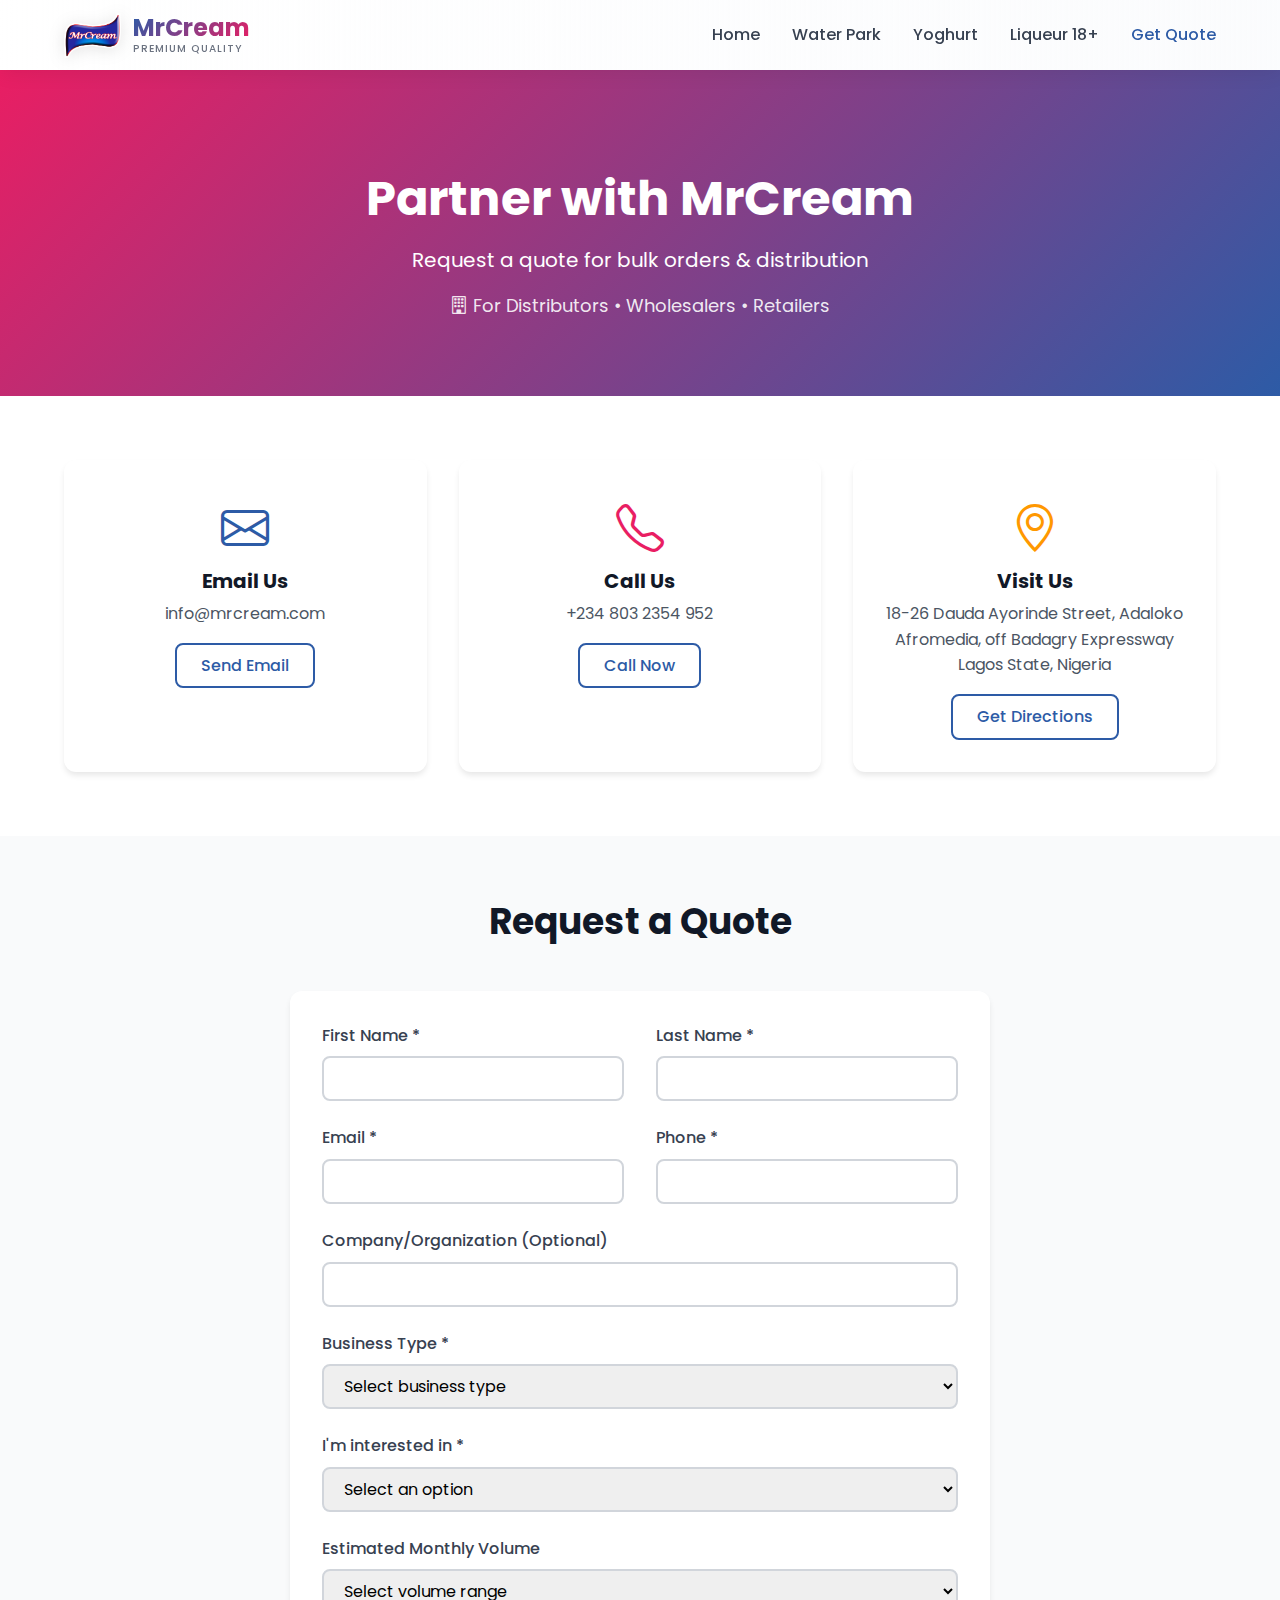
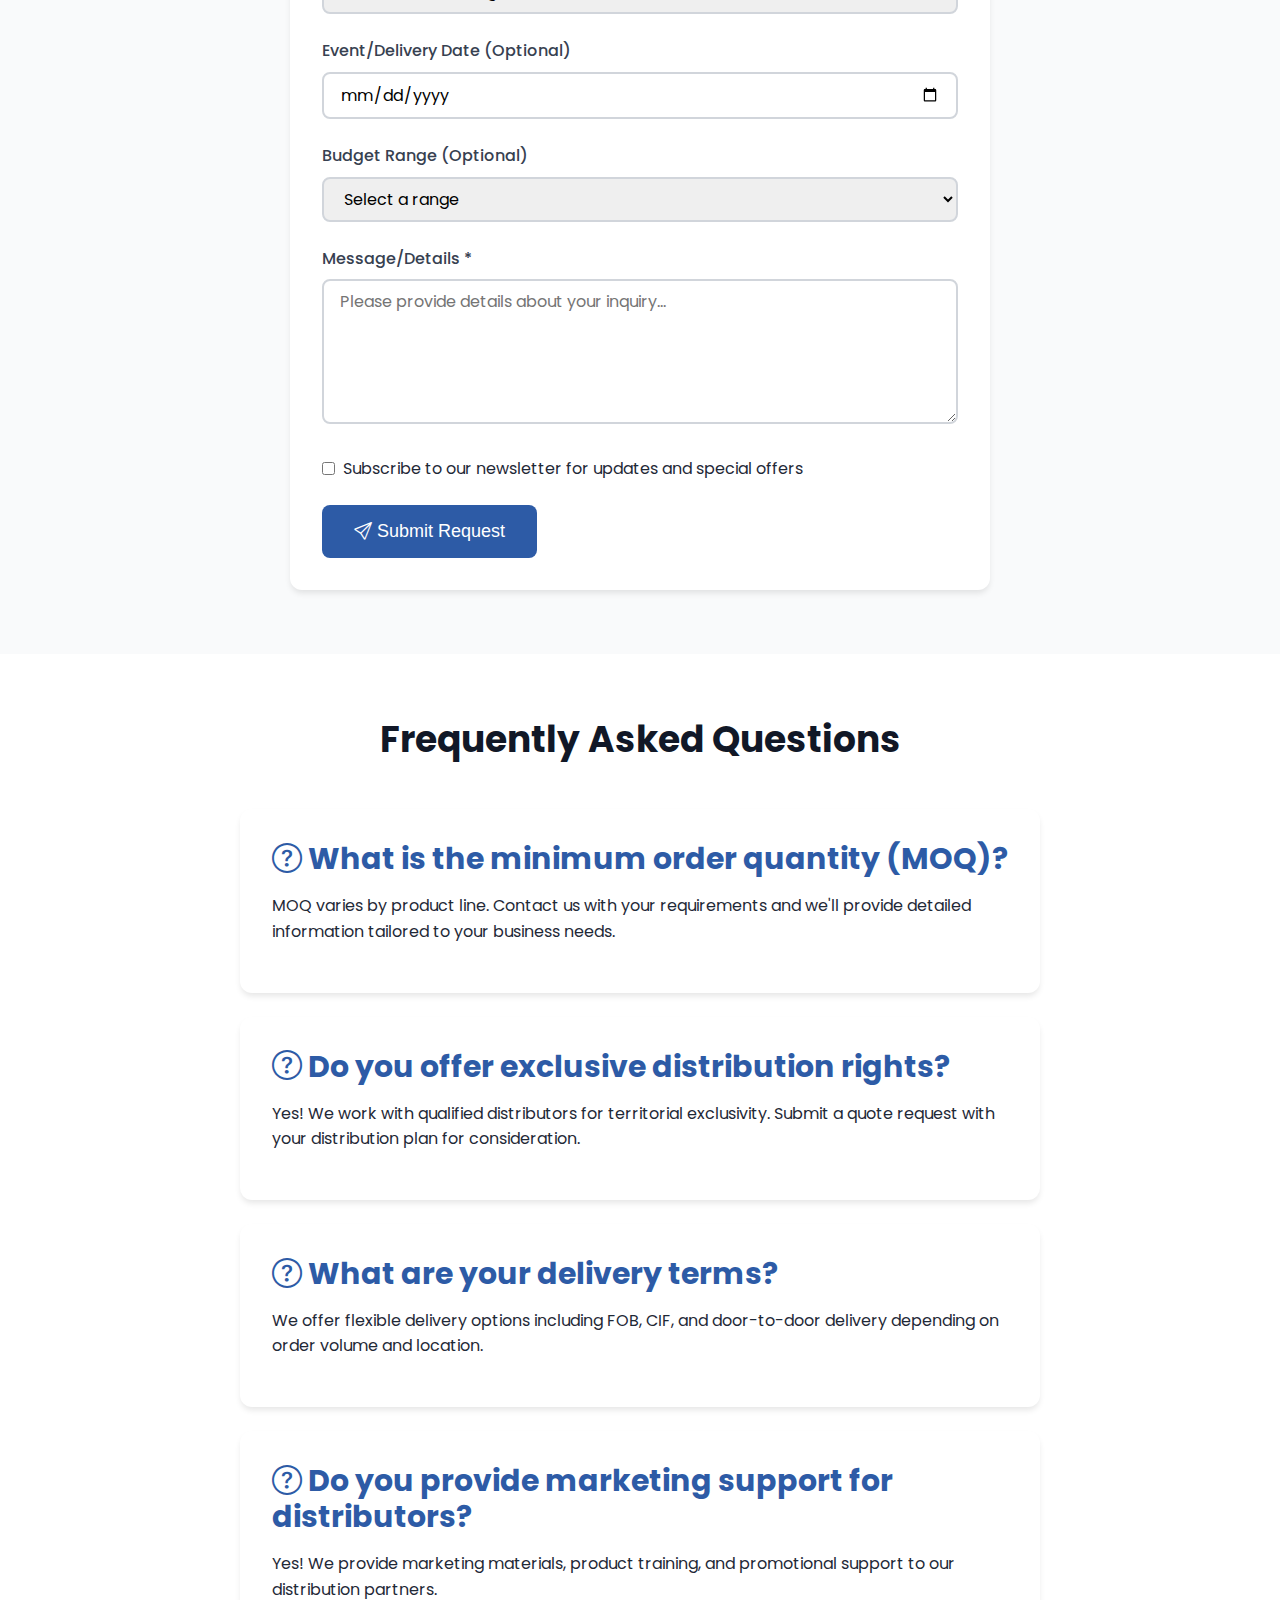
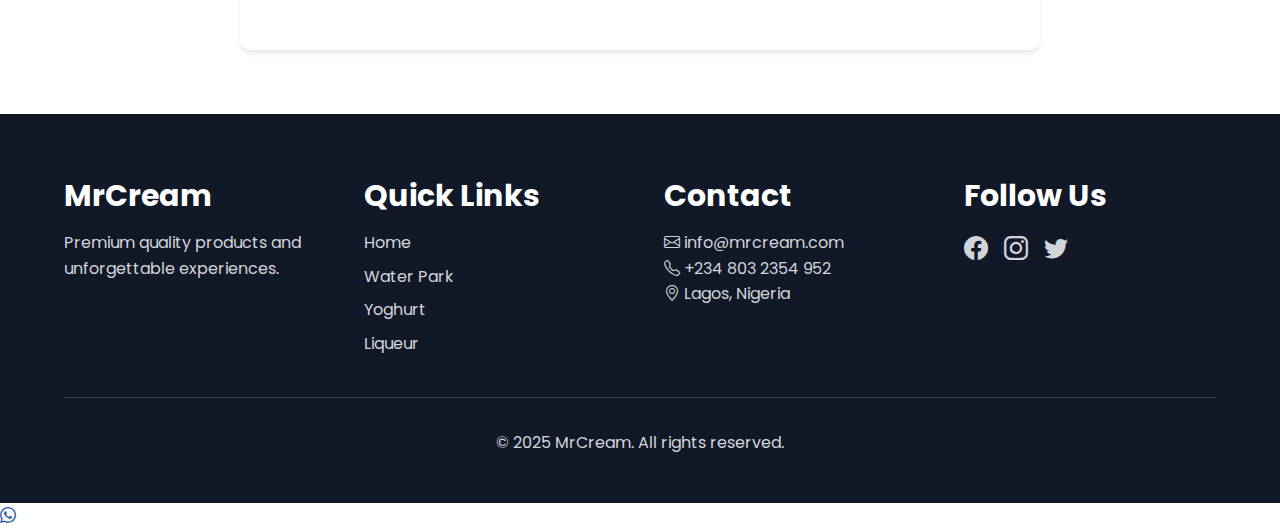
<file: frontend-new/quote.html>
<!DOCTYPE html>
<html lang="en">
<head>
    <meta charset="UTF-8">
    <meta name="viewport" content="width=device-width, initial-scale=1.0">
    <meta name="description" content="Get a quote or contact MrCream">
    <title>MrCream - Get a Quote</title>

    <!-- Security Headers -->
    <meta http-equiv="X-Content-Type-Options" content="nosniff">
    <meta http-equiv="X-Frame-Options" content="SAMEORIGIN">
    <meta http-equiv="Referrer-Policy" content="strict-origin-when-cross-origin">
    <meta http-equiv="Permissions-Policy" content="geolocation=(), microphone=(), camera=()">

    <link rel="preconnect" href="https://fonts.googleapis.com">
    <link rel="preconnect" href="https://fonts.gstatic.com" crossorigin>
    <link href="https://fonts.googleapis.com/css2?family=Poppins:wght@400;500;600;700&display=swap" rel="stylesheet">
    <link rel="stylesheet" href="https://cdn.jsdelivr.net/npm/bootstrap-icons@1.11.3/font/bootstrap-icons.min.css">
    <link rel="stylesheet" href="css/styles.css">
</head>
<body>
    <header class="header" style="background: linear-gradient(to right, white 0%, rgba(45, 91, 166, 0.02) 100%); box-shadow: 0 2px 20px rgba(0,0,0,0.08);">
        <nav class="navbar">
            <a href="index.html" class="logo" style="display: flex; align-items: center; gap: 12px; text-decoration: none; transition: transform 0.3s ease;">
                <img src="images/logo/Logo.png" alt="MrCream Logo" style="height: 45px; filter: drop-shadow(0 2px 8px rgba(0,0,0,0.1));">
                <div style="display: flex; flex-direction: column; line-height: 1.2;">
                    <span style="font-size: 1.5rem; font-weight: 700; background: linear-gradient(135deg, var(--primary-color), var(--secondary-color)); -webkit-background-clip: text; -webkit-text-fill-color: transparent; background-clip: text;">
                        MrCream
                    </span>
                    <span style="font-size: 0.65rem; color: var(--gray-500); font-weight: 500; letter-spacing: 1px; text-transform: uppercase;">
                        Premium Quality
                    </span>
                </div>
            </a>

            <ul class="nav-menu">
                <li><a href="index.html">Home</a></li>
                <li><a href="waterpark.html">Water Park</a></li>
                <li><a href="yoghurt.html">Yoghurt</a></li>
                <li><a href="liqueur.html">Liqueur <span class="badge-18">18+</span></a></li>
                <li><a href="quote.html" class="active">Get Quote</a></li>
            </ul>

            <button class="mobile-menu-toggle" aria-label="Toggle menu">
                <span></span>
                <span></span>
                <span></span>
            </button>
        </nav>
    </header>

    <main>
        <!-- HERO -->
        <section class="section" style="background: linear-gradient(135deg, var(--secondary-color) 0%, var(--primary-color) 100%); color: white; text-align: center; padding: 100px 0 60px;">
            <div class="container">
                <h1 style="color: white;">Partner with MrCream</h1>
                <p style="font-size: var(--font-size-xl); color: white; margin-bottom: var(--spacing-md);">Request a quote for bulk orders & distribution</p>
                <p style="font-size: var(--font-size-lg); color: rgba(255,255,255,0.9);">
                    <i class="bi bi-building"></i> For Distributors • Wholesalers • Retailers
                </p>
            </div>
        </section>

        <!-- CONTACT OPTIONS -->
        <section class="section">
            <div class="container">
                <div class="grid grid-3">
                    <div class="card text-center">
                        <i class="bi bi-envelope" style="font-size: 3rem; color: var(--primary-color);"></i>
                        <h3 class="card-title">Email Us</h3>
                        <p class="card-text">info@mrcream.com</p>
                        <a href="mailto:info@mrcream.com" class="btn btn-outline">Send Email</a>
                    </div>

                    <div class="card text-center">
                        <i class="bi bi-telephone" style="font-size: 3rem; color: var(--secondary-color);"></i>
                        <h3 class="card-title">Call Us</h3>
                        <p class="card-text">+234 803 2354 952</p>
                        <a href="tel:+2348032354952" class="btn btn-outline">Call Now</a>
                    </div>

                    <div class="card text-center">
                        <i class="bi bi-geo-alt" style="font-size: 3rem; color: var(--accent-color);"></i>
                        <h3 class="card-title">Visit Us</h3>
                        <p class="card-text">18-26 Dauda Ayorinde Street, Adaloko<br>Afromedia, off Badagry Expressway<br>Lagos State, Nigeria</p>
                        <a href="https://maps.google.com/?q=18-26+Dauda+Ayorinde+Street+Adaloko+Lagos" target="_blank" class="btn btn-outline">Get Directions</a>
                    </div>
                </div>
            </div>
        </section>

        <!-- QUOTE FORM -->
        <section class="section bg-gray">
            <div class="container">
                <h2 class="section-title">Request a Quote</h2>
                <div class="card" style="max-width: 700px; margin: 0 auto;">
                    <form id="quote-form">
                        <div class="grid grid-2">
                            <div class="form-group">
                                <label class="form-label">First Name *</label>
                                <input type="text" name="firstName" class="form-input" required>
                            </div>

                            <div class="form-group">
                                <label class="form-label">Last Name *</label>
                                <input type="text" name="lastName" class="form-input" required>
                            </div>
                        </div>

                        <div class="grid grid-2">
                            <div class="form-group">
                                <label class="form-label">Email *</label>
                                <input type="email" name="email" class="form-input" required>
                            </div>

                            <div class="form-group">
                                <label class="form-label">Phone *</label>
                                <input type="tel" name="phone" class="form-input" required>
                            </div>
                        </div>

                        <div class="form-group">
                            <label class="form-label">Company/Organization (Optional)</label>
                            <input type="text" name="company" class="form-input">
                        </div>

                        <div class="form-group">
                            <label class="form-label">Business Type *</label>
                            <select name="businessType" class="form-select" required>
                                <option value="">Select business type</option>
                                <option value="distributor">Distributor</option>
                                <option value="wholesaler">Wholesaler</option>
                                <option value="retailer">Retail Store</option>
                                <option value="supermarket">Supermarket Chain</option>
                                <option value="restaurant">Restaurant/Hotel</option>
                                <option value="event">Event Organizer</option>
                                <option value="other">Other</option>
                            </select>
                        </div>

                        <div class="form-group">
                            <label class="form-label">I'm interested in *</label>
                            <select name="interest" class="form-select" required>
                                <option value="">Select an option</option>
                                <option value="yoghurt">Yoghurt Products - Distribution</option>
                                <option value="liqueur">Liqueur Products - Distribution</option>
                                <option value="waterpark">Water Park Partnership</option>
                                <option value="all">All Products</option>
                                <option value="partnership">Exclusive Partnership</option>
                                <option value="other">Other Inquiry</option>
                            </select>
                        </div>

                        <div class="form-group">
                            <label class="form-label">Estimated Monthly Volume</label>
                            <select name="volume" class="form-select">
                                <option value="">Select volume range</option>
                                <option value="under-100">Under 100 units</option>
                                <option value="100-500">100 - 500 units</option>
                                <option value="500-1000">500 - 1,000 units</option>
                                <option value="1000-5000">1,000 - 5,000 units</option>
                                <option value="over-5000">Over 5,000 units</option>
                            </select>
                        </div>

                        <div class="form-group">
                            <label class="form-label">Event/Delivery Date (Optional)</label>
                            <input type="date" name="preferredDate" class="form-input">
                        </div>

                        <div class="form-group">
                            <label class="form-label">Budget Range (Optional)</label>
                            <select name="budget" class="form-select">
                                <option value="">Select a range</option>
                                <option value="under-500">Under $500</option>
                                <option value="500-1000">$500 - $1,000</option>
                                <option value="1000-5000">$1,000 - $5,000</option>
                                <option value="5000-10000">$5,000 - $10,000</option>
                                <option value="over-10000">Over $10,000</option>
                            </select>
                        </div>

                        <div class="form-group">
                            <label class="form-label">Message/Details *</label>
                            <textarea name="message" class="form-textarea" rows="5" required
                                      placeholder="Please provide details about your inquiry..."></textarea>
                        </div>

                        <div class="form-group">
                            <label style="display: flex; align-items: center; gap: var(--spacing-sm); cursor: pointer;">
                                <input type="checkbox" name="newsletter" style="width: auto;">
                                <span>Subscribe to our newsletter for updates and special offers</span>
                            </label>
                        </div>

                        <button type="submit" class="btn btn-primary btn-lg">
                            <i class="bi bi-send"></i> Submit Request
                        </button>
                    </form>
                </div>
            </div>
        </section>

        <!-- FAQ -->
        <section class="section">
            <div class="container">
                <h2 class="section-title">Frequently Asked Questions</h2>
                <div style="max-width: 800px; margin: 0 auto;">
                    <div class="card" style="margin-bottom: var(--spacing-lg);">
                        <h3 style="color: var(--primary-color);">
                            <i class="bi bi-question-circle"></i> What is the minimum order quantity (MOQ)?
                        </h3>
                        <p>MOQ varies by product line. Contact us with your requirements and we'll provide detailed information tailored to your business needs.</p>
                    </div>

                    <div class="card" style="margin-bottom: var(--spacing-lg);">
                        <h3 style="color: var(--primary-color);">
                            <i class="bi bi-question-circle"></i> Do you offer exclusive distribution rights?
                        </h3>
                        <p>Yes! We work with qualified distributors for territorial exclusivity. Submit a quote request with your distribution plan for consideration.</p>
                    </div>

                    <div class="card" style="margin-bottom: var(--spacing-lg);">
                        <h3 style="color: var(--primary-color);">
                            <i class="bi bi-question-circle"></i> What are your delivery terms?
                        </h3>
                        <p>We offer flexible delivery options including FOB, CIF, and door-to-door delivery depending on order volume and location.</p>
                    </div>

                    <div class="card">
                        <h3 style="color: var(--primary-color);">
                            <i class="bi bi-question-circle"></i> Do you provide marketing support for distributors?
                        </h3>
                        <p>Yes! We provide marketing materials, product training, and promotional support to our distribution partners.</p>
                    </div>
                </div>
            </div>
        </section>
    </main>

    <footer class="footer">
        <div class="container">
            <div class="footer-content">
                <div class="footer-section">
                    <h3>MrCream</h3>
                    <p>Premium quality products and unforgettable experiences.</p>
                </div>
                <div class="footer-section">
                    <h3>Quick Links</h3>
                    <a href="index.html">Home</a>
                    <a href="waterpark.html">Water Park</a>
                    <a href="yoghurt.html">Yoghurt</a>
                    <a href="liqueur.html">Liqueur</a>
                </div>
                <div class="footer-section">
                    <h3>Contact</h3>
                    <p>
                        <i class="bi bi-envelope"></i> info@mrcream.com<br>
                        <i class="bi bi-telephone"></i> +234 803 2354 952<br>
                        <i class="bi bi-geo-alt"></i> Lagos, Nigeria
                    </p>
                </div>
                <div class="footer-section">
                    <h3>Follow Us</h3>
                    <div style="display: flex; gap: var(--spacing-md); font-size: var(--font-size-2xl);">
                        <a href="#"><i class="bi bi-facebook"></i></a>
                        <a href="#"><i class="bi bi-instagram"></i></a>
                        <a href="#"><i class="bi bi-twitter"></i></a>
                    </div>
                </div>
            </div>
            <div class="footer-bottom">
                <p>&copy; 2025 MrCream. All rights reserved.</p>
            </div>
        </div>
    </footer>

    <script src="js/api.js"></script>
    <script src="js/main.js"></script>
    <script src="js/quote-modal.js"></script>
    <script>
        // Handle quote form submission
        document.getElementById('quote-form').addEventListener('submit', async (e) => {
            e.preventDefault();

            const formData = new FormData(e.target);
            const quoteData = Object.fromEntries(formData.entries());

            // Basic validation
            if (!isValidEmail(quoteData.email)) {
                showError('Please enter a valid email address.');
                return;
            }

            if (!isValidPhone(quoteData.phone)) {
                showError('Please enter a valid phone number.');
                return;
            }

            try {
                showLoading();

                // Prepare quote data for API
                const quotePayload = {
                    Name: `${quoteData.firstName} ${quoteData.lastName}`,
                    Email: quoteData.email,
                    Phone: quoteData.phone,
                    Company: quoteData.company || '',
                    ProductCategory: quoteData.interest || '',
                    Quantity: 0, // Can be derived from volume if needed
                    Message: `Business Type: ${quoteData.businessType}\nInterest: ${quoteData.interest}\nVolume: ${quoteData.volume || 'Not specified'}\nBudget: ${quoteData.budget || 'Not specified'}\nPreferred Date: ${quoteData.preferredDate || 'Not specified'}\n\nMessage:\n${quoteData.message}`
                };

                // Submit to API
                const response = await fetch('https://mrcreamlimited.com/api/quotes', {
                    method: 'POST',
                    headers: { 'Content-Type': 'application/json' },
                    body: JSON.stringify(quotePayload)
                });

                const result = await response.json();

                hideLoading();

                if (response.ok && result.Id) {
                    showSuccess('Thank you! Your quote request has been submitted. We will contact you within 24 hours.');
                    e.target.reset();

                    // Also send analytics
                    window.MrCreamAPI.sendAnalytics({
                        type: 'quote_request',
                        quote_id: result.Id,
                        timestamp: new Date().toISOString()
                    });
                } else {
                    throw new Error('Failed to submit quote');
                }

            } catch (error) {
                hideLoading();
                showError('Something went wrong. Please try again or contact us directly.');
                console.error('Quote submission error:', error);
            }
        });

        // Real-time form validation
        const form = document.getElementById('quote-form');
        const emailInput = form.querySelector('input[name="email"]');
        const phoneInput = form.querySelector('input[name="phone"]');

        emailInput.addEventListener('blur', () => {
            if (emailInput.value && !isValidEmail(emailInput.value)) {
                emailInput.classList.add('is-invalid');
                emailInput.classList.remove('is-valid');
            } else if (emailInput.value) {
                emailInput.classList.add('is-valid');
                emailInput.classList.remove('is-invalid');
            }
        });

        phoneInput.addEventListener('blur', () => {
            if (phoneInput.value && !isValidPhone(phoneInput.value)) {
                phoneInput.classList.add('is-invalid');
                phoneInput.classList.remove('is-valid');
            } else if (phoneInput.value) {
                phoneInput.classList.add('is-valid');
                phoneInput.classList.remove('is-invalid');
            }
        });
    </script>

    <!-- WhatsApp Floating Button -->
    <a href="https://wa.me/2348032354952?text=Hello%20MrCream!%20I%27d%20like%20to%20request%20a%20quote%20for%20your%20products."
       class="whatsapp-float"
       target="_blank"
       rel="noopener noreferrer"
       aria-label="Chat on WhatsApp">
        <i class="bi bi-whatsapp"></i>
    </a>
</body>
</html>
</file>
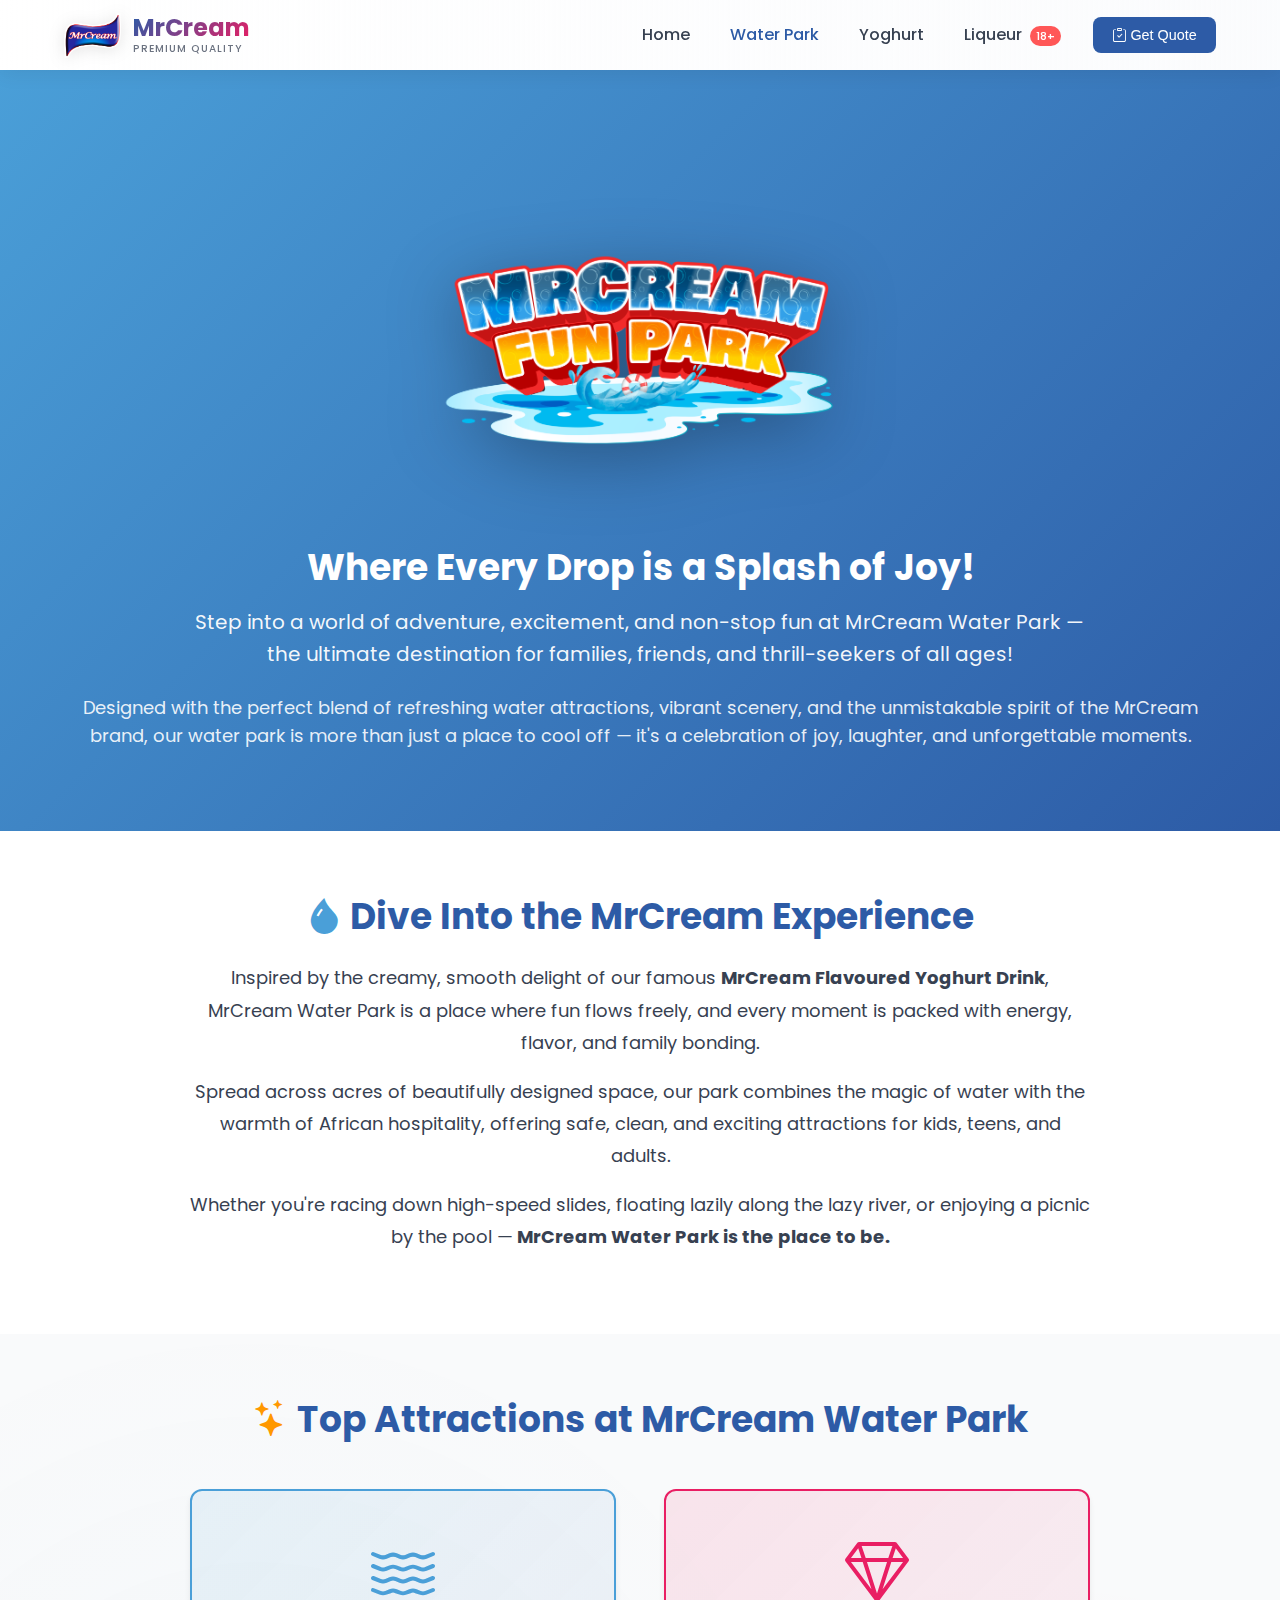
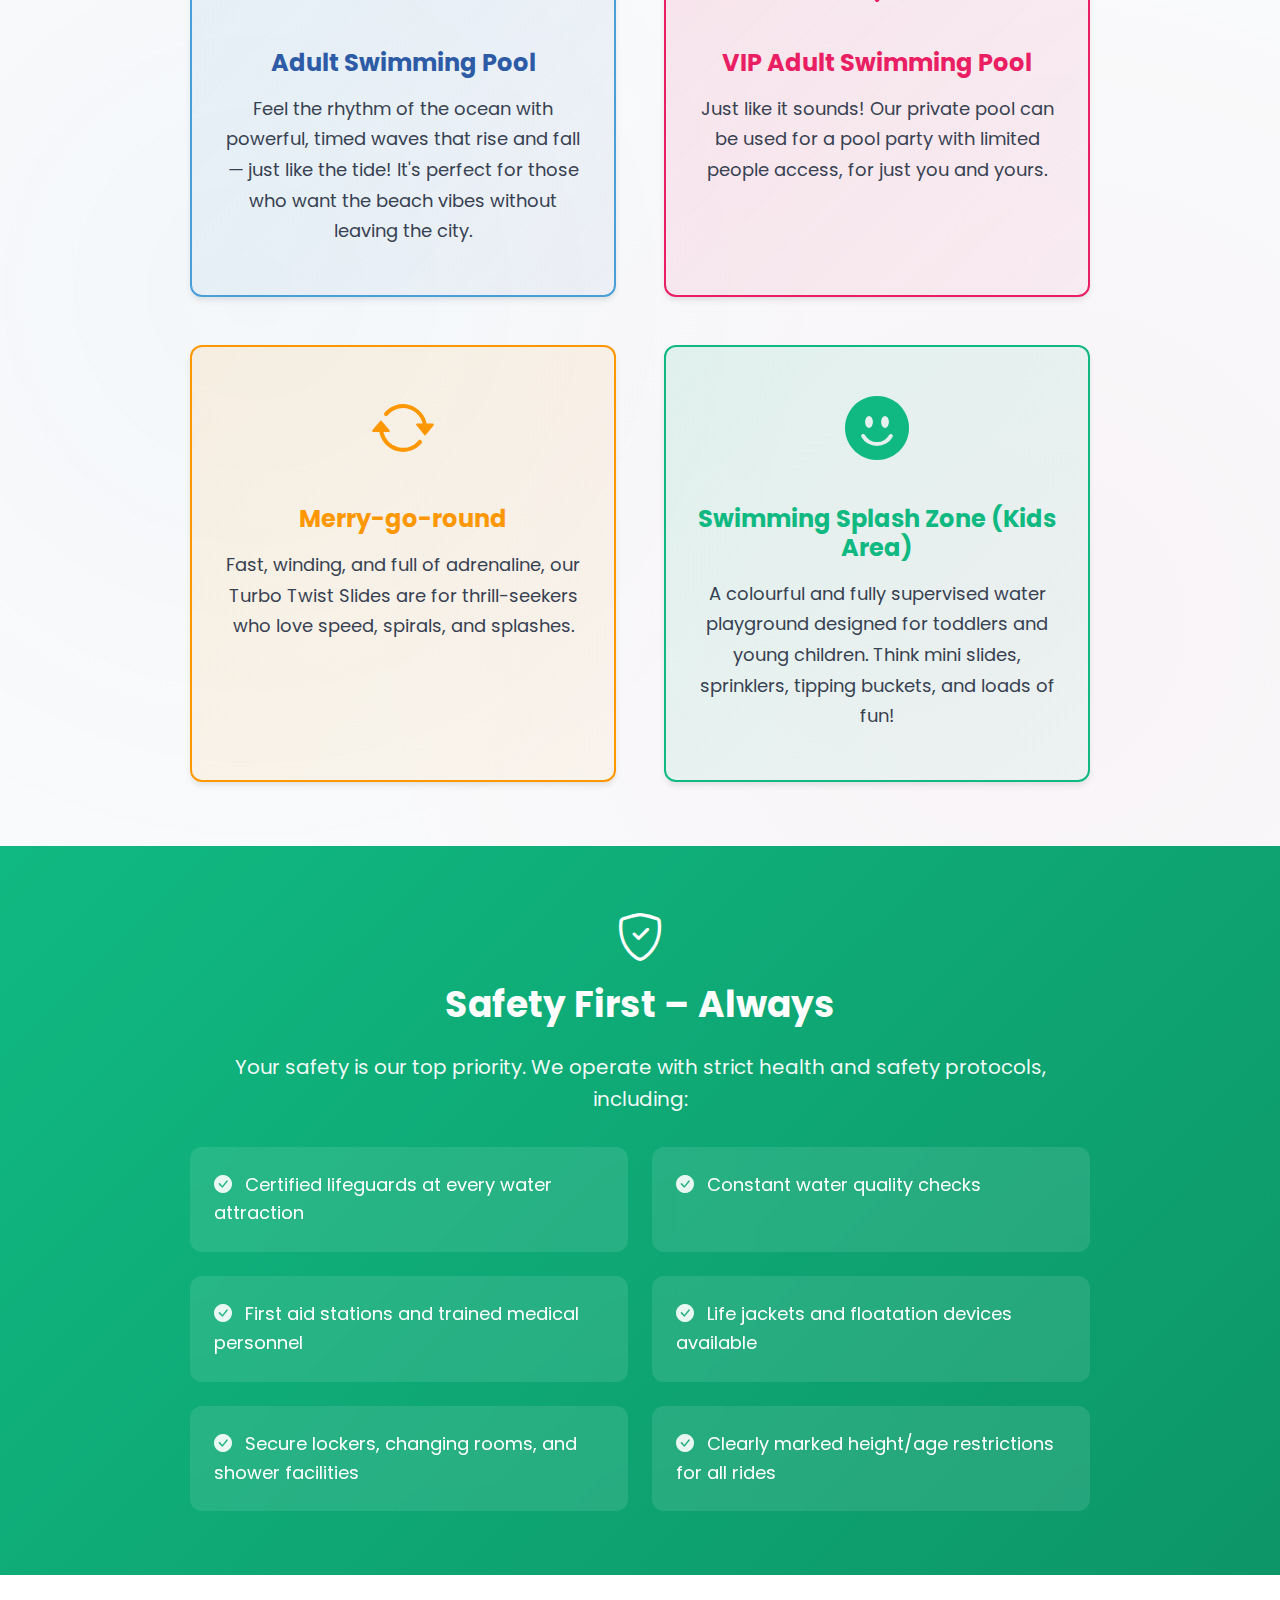
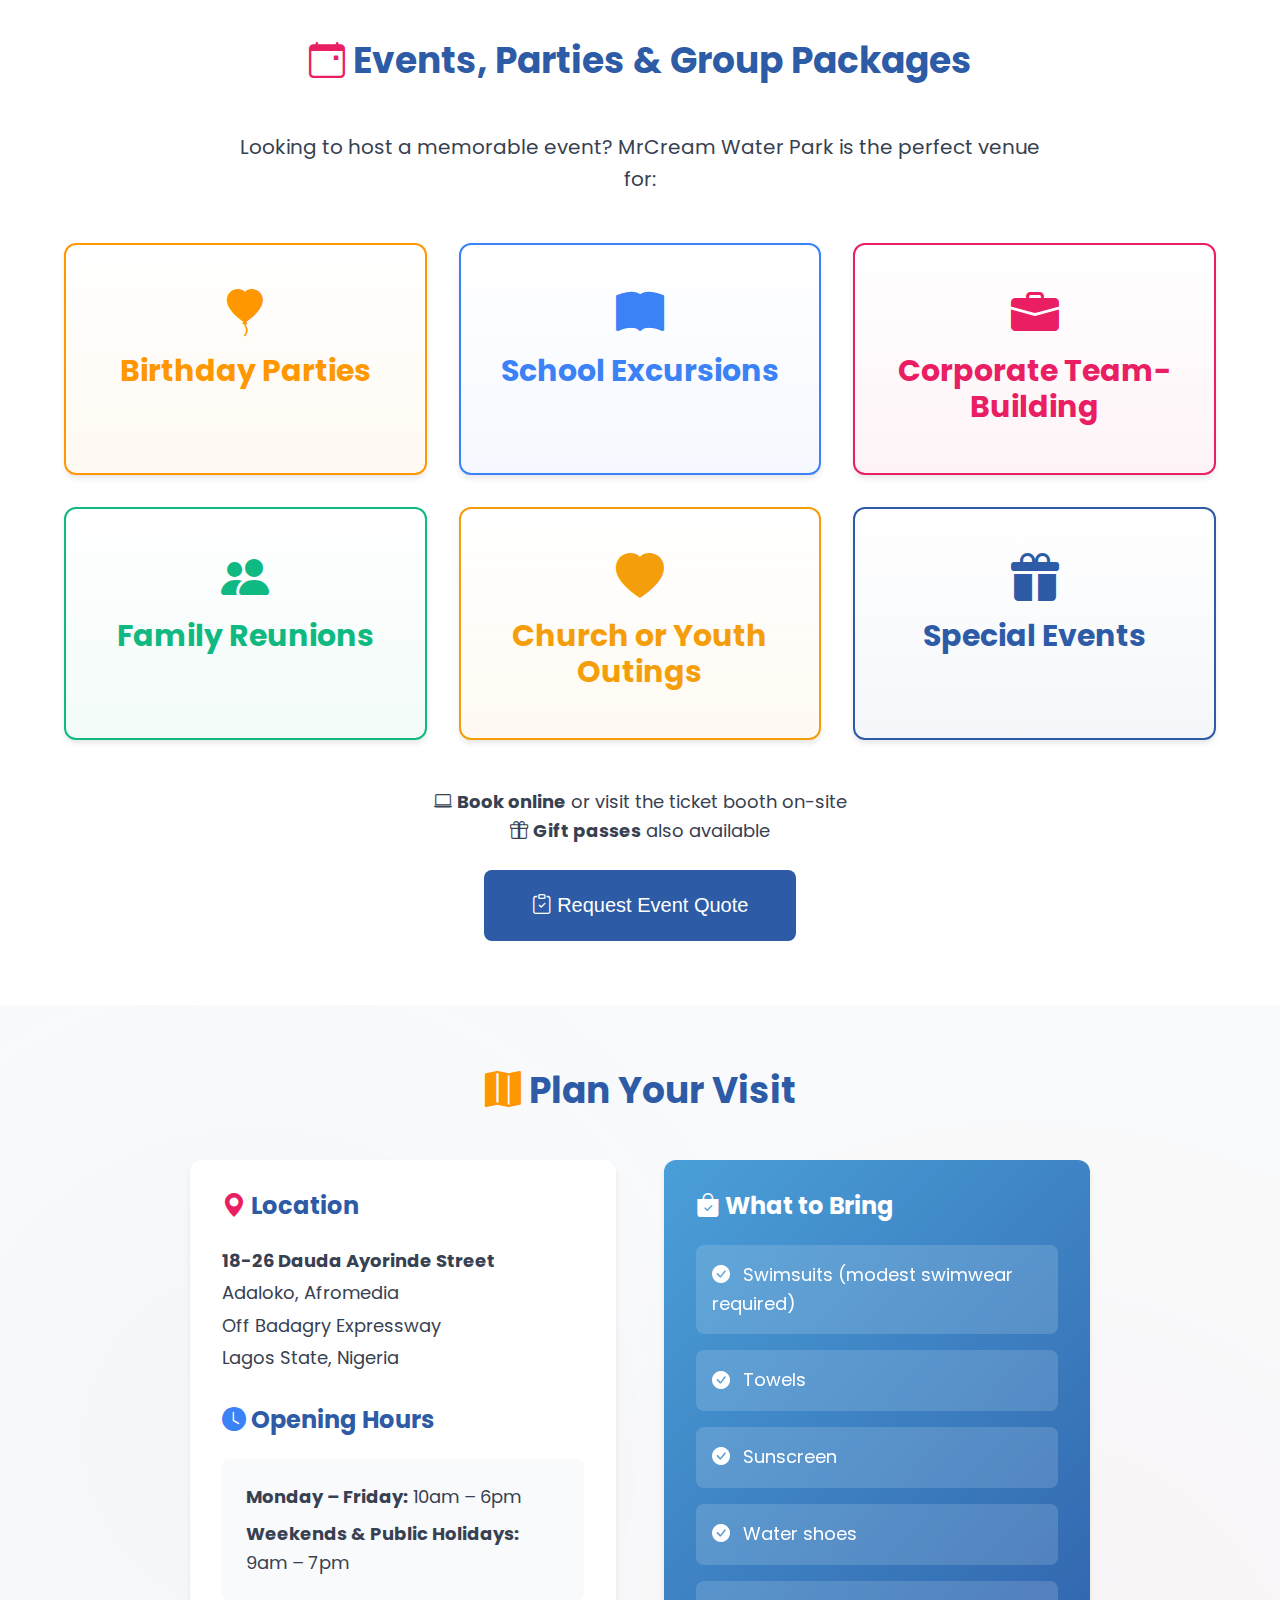
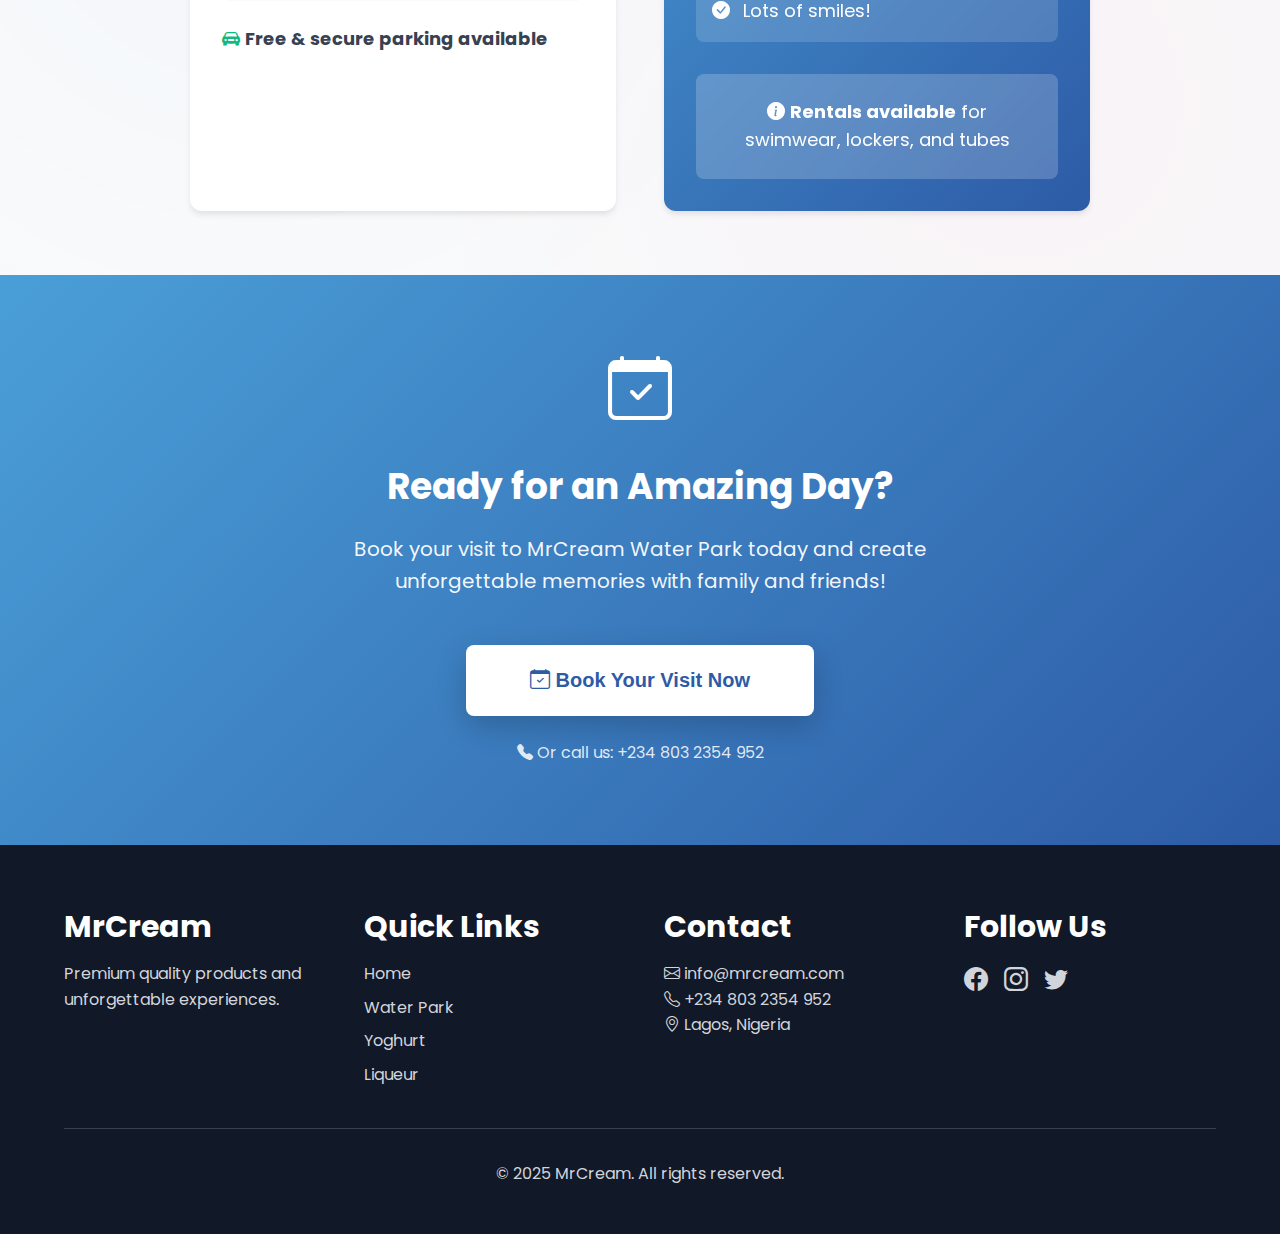
<file: frontend-new/waterpark.html>
<!DOCTYPE html>
<html lang="en">
<head>
    <meta charset="UTF-8">
    <meta name="viewport" content="width=device-width, initial-scale=1.0">
    <meta name="description" content="MrCream Water Park - Thrilling attractions and family fun">
    <title>MrCream - Water Park</title>

    <link rel="preconnect" href="https://fonts.googleapis.com">
    <link rel="preconnect" href="https://fonts.gstatic.com" crossorigin>
    <link href="https://fonts.googleapis.com/css2?family=Poppins:wght@400;500;600;700&display=swap" rel="stylesheet">
    <link rel="stylesheet" href="https://cdn.jsdelivr.net/npm/bootstrap-icons@1.11.3/font/bootstrap-icons.min.css">
    <link rel="stylesheet" href="css/styles.css">
    <style>
        /* Water Park Page Specific Styles */
        @media (max-width: 768px) {
            /* Hero section adjustments */
            .section {
                padding: var(--spacing-2xl) 0 !important;
            }

            /* Make all grids single column on mobile */
            .grid-2,
            .grid-3 {
                grid-template-columns: 1fr !important;
            }

            /* Adjust font sizes for mobile */
            h1 {
                font-size: var(--font-size-3xl) !important;
            }

            h2.section-title {
                font-size: var(--font-size-2xl) !important;
            }

            h3 {
                font-size: var(--font-size-xl) !important;
            }

            /* Adjust card padding on mobile */
            .card {
                padding: var(--spacing-lg);
            }

            /* Adjust icon sizes on mobile */
            i.bi {
                font-size: 2.5rem !important;
            }

            /* Booking form grid adjustments */
            #booking-form .grid-2 {
                gap: var(--spacing-md) !important;
            }
        }

        @media (max-width: 480px) {
            /* Further adjustments for very small screens */
            .container {
                padding: 0 var(--spacing-sm);
            }

            h1 {
                font-size: var(--font-size-2xl) !important;
            }

            p {
                font-size: var(--font-size-base);
            }

            /* Button adjustments */
            .btn-lg {
                padding: var(--spacing-md) var(--spacing-lg) !important;
                font-size: var(--font-size-lg) !important;
            }
        }

        /* Animation for cards */
        @keyframes fadeInUp {
            from {
                opacity: 0;
                transform: translateY(30px);
            }
            to {
                opacity: 1;
                transform: translateY(0);
            }
        }

        .card {
            animation: fadeInUp 0.6s ease-out;
        }

        /* Hover effects for attraction cards */
        .card:hover {
            transform: translateY(-8px);
            transition: all 0.3s ease;
        }

        /* Add subtle background pattern */
        .bg-gray {
            background: var(--gray-50);
            background-image:
                radial-gradient(circle at 20% 50%, rgba(74, 159, 216, 0.03) 0%, transparent 50%),
                radial-gradient(circle at 80% 80%, rgba(233, 30, 99, 0.03) 0%, transparent 50%);
        }
    </style>
</head>
<body>
    <header class="header" style="background: linear-gradient(to right, white 0%, rgba(45, 91, 166, 0.02) 100%); box-shadow: 0 2px 20px rgba(0,0,0,0.08);">
        <nav class="navbar">
            <a href="index.html" class="logo" style="display: flex; align-items: center; gap: 12px; text-decoration: none; transition: transform 0.3s ease;">
                <img src="images/logo/Logo.png" alt="MrCream Logo" style="height: 45px; filter: drop-shadow(0 2px 8px rgba(0,0,0,0.1));">
                <div style="display: flex; flex-direction: column; line-height: 1.2;">
                    <span style="font-size: 1.5rem; font-weight: 700; background: linear-gradient(135deg, var(--primary-color), var(--secondary-color)); -webkit-background-clip: text; -webkit-text-fill-color: transparent; background-clip: text;">
                        MrCream
                    </span>
                    <span style="font-size: 0.65rem; color: var(--gray-500); font-weight: 500; letter-spacing: 1px; text-transform: uppercase;">
                        Premium Quality
                    </span>
                </div>
            </a>

            <ul class="nav-menu" style="display: flex; gap: 0.5rem; list-style: none; align-items: center;">
                <li><a href="index.html" style="padding: 0.5rem 1rem; border-radius: var(--radius-md); transition: all 0.3s ease; font-weight: 500;">Home</a></li>
                <li><a href="waterpark.html" class="active" style="padding: 0.5rem 1rem; border-radius: var(--radius-md); transition: all 0.3s ease; font-weight: 500;">Water Park</a></li>
                <li><a href="yoghurt.html" style="padding: 0.5rem 1rem; border-radius: var(--radius-md); transition: all 0.3s ease; font-weight: 500;">Yoghurt</a></li>
                <li><a href="liqueur.html" style="padding: 0.5rem 1rem; border-radius: var(--radius-md); transition: all 0.3s ease; font-weight: 500;">Liqueur <span style="font-size: 0.7rem; background: var(--coral); color: white; padding: 2px 6px; border-radius: 10px; margin-left: 4px;">18+</span></a></li>
                <li><button onclick="openQuoteModal()" class="btn btn-primary" style="margin-left: 0.5rem; padding: 0.6rem 1.2rem; font-size: 0.9rem;"><i class="bi bi-clipboard-check"></i> Get Quote</button></li>
            </ul>

            <button class="mobile-menu-toggle" aria-label="Toggle menu">
                <span></span>
                <span></span>
                <span></span>
            </button>
        </nav>
    </header>

    <main>
        <!-- HERO -->
        <section class="section" style="background: linear-gradient(135deg, var(--primary-light) 0%, var(--primary-color) 100%); color: white; text-align: center; padding: 120px 0 80px;">
            <div class="container">
                <img src="images/waterpark/MrCream FunPark New Logo-02.png" alt="MrCream Fun Park"
                     style="max-width: 500px; width: 100%; margin-bottom: var(--spacing-xl); filter: drop-shadow(0 15px 35px rgba(0,0,0,0.3));">
                <h1 style="color: white; font-size: var(--font-size-4xl); margin-bottom: var(--spacing-md);">
                    Where Every Drop is a Splash of Joy!
                </h1>
                <p style="font-size: var(--font-size-xl); color: rgba(255,255,255,0.95); max-width: 900px; margin: 0 auto; line-height: 1.6;">
                    Step into a world of adventure, excitement, and non-stop fun at MrCream Water Park — the ultimate destination for families, friends, and thrill-seekers of all ages!
                </p>
                <p style="font-size: var(--font-size-lg); color: rgba(255,255,255,0.9); margin-top: var(--spacing-lg); margin-bottom: 0;">
                    Designed with the perfect blend of refreshing water attractions, vibrant scenery, and the unmistakable spirit of the MrCream brand, our water park is more than just a place to cool off — it's a celebration of joy, laughter, and unforgettable moments.
                </p>
            </div>
        </section>

        <!-- DIVE INTO THE EXPERIENCE -->
        <section class="section">
            <div class="container">
                <div style="text-align: center; max-width: 900px; margin: 0 auto;">
                    <h2 style="color: var(--primary-color); font-size: var(--font-size-4xl); margin-bottom: var(--spacing-lg);">
                        <i class="bi bi-droplet-fill" style="color: var(--primary-light);"></i> Dive Into the MrCream Experience
                    </h2>
                    <p style="font-size: var(--font-size-lg); line-height: 1.8; color: var(--gray-700); margin-bottom: var(--spacing-md);">
                        Inspired by the creamy, smooth delight of our famous <strong>MrCream Flavoured Yoghurt Drink</strong>, MrCream Water Park is a place where fun flows freely, and every moment is packed with energy, flavor, and family bonding.
                    </p>
                    <p style="font-size: var(--font-size-lg); line-height: 1.8; color: var(--gray-700); margin-bottom: var(--spacing-md);">
                        Spread across acres of beautifully designed space, our park combines the magic of water with the warmth of African hospitality, offering safe, clean, and exciting attractions for kids, teens, and adults.
                    </p>
                    <p style="font-size: var(--font-size-lg); line-height: 1.8; color: var(--gray-700);">
                        Whether you're racing down high-speed slides, floating lazily along the lazy river, or enjoying a picnic by the pool — <strong>MrCream Water Park is the place to be.</strong>
                    </p>
                </div>
            </div>
        </section>

        <!-- TOP ATTRACTIONS -->
        <section class="section bg-gray">
            <div class="container">
                <h2 class="section-title" style="color: var(--primary-color); font-size: var(--font-size-4xl);">
                    <i class="bi bi-stars" style="color: var(--accent-color);"></i> Top Attractions at MrCream Water Park
                </h2>
                <div class="grid grid-2" style="gap: var(--spacing-2xl);">
                    <!-- Adult Swimming Pool -->
                    <div class="card" style="background: linear-gradient(135deg, rgba(74, 159, 216, 0.1) 0%, rgba(45, 91, 166, 0.05) 100%); border: 2px solid var(--primary-light);">
                        <div style="text-align: center; margin-bottom: var(--spacing-lg);">
                            <i class="bi bi-water" style="font-size: 4rem; color: var(--primary-light);"></i>
                        </div>
                        <h3 style="color: var(--primary-color); font-size: var(--font-size-2xl); text-align: center; margin-bottom: var(--spacing-md);">
                            Adult Swimming Pool
                        </h3>
                        <p style="font-size: var(--font-size-lg); line-height: 1.7; text-align: center; color: var(--gray-700);">
                            Feel the rhythm of the ocean with powerful, timed waves that rise and fall — just like the tide! It's perfect for those who want the beach vibes without leaving the city.
                        </p>
                    </div>

                    <!-- VIP Adult Swimming Pool -->
                    <div class="card" style="background: linear-gradient(135deg, rgba(233, 30, 99, 0.1) 0%, rgba(233, 30, 99, 0.05) 100%); border: 2px solid var(--secondary-color);">
                        <div style="text-align: center; margin-bottom: var(--spacing-lg);">
                            <i class="bi bi-gem" style="font-size: 4rem; color: var(--secondary-color);"></i>
                        </div>
                        <h3 style="color: var(--secondary-color); font-size: var(--font-size-2xl); text-align: center; margin-bottom: var(--spacing-md);">
                            VIP Adult Swimming Pool
                        </h3>
                        <p style="font-size: var(--font-size-lg); line-height: 1.7; text-align: center; color: var(--gray-700);">
                            Just like it sounds! Our private pool can be used for a pool party with limited people access, for just you and yours.
                        </p>
                    </div>

                    <!-- Merry-go-round -->
                    <div class="card" style="background: linear-gradient(135deg, rgba(255, 152, 0, 0.1) 0%, rgba(255, 152, 0, 0.05) 100%); border: 2px solid var(--accent-color);">
                        <div style="text-align: center; margin-bottom: var(--spacing-lg);">
                            <i class="bi bi-arrow-repeat" style="font-size: 4rem; color: var(--accent-color);"></i>
                        </div>
                        <h3 style="color: var(--accent-color); font-size: var(--font-size-2xl); text-align: center; margin-bottom: var(--spacing-md);">
                            Merry-go-round
                        </h3>
                        <p style="font-size: var(--font-size-lg); line-height: 1.7; text-align: center; color: var(--gray-700);">
                            Fast, winding, and full of adrenaline, our Turbo Twist Slides are for thrill-seekers who love speed, spirals, and splashes.
                        </p>
                    </div>

                    <!-- Kids Splash Zone -->
                    <div class="card" style="background: linear-gradient(135deg, rgba(16, 185, 129, 0.1) 0%, rgba(16, 185, 129, 0.05) 100%); border: 2px solid var(--success-color);">
                        <div style="text-align: center; margin-bottom: var(--spacing-lg);">
                            <i class="bi bi-emoji-smile-fill" style="font-size: 4rem; color: var(--success-color);"></i>
                        </div>
                        <h3 style="color: var(--success-color); font-size: var(--font-size-2xl); text-align: center; margin-bottom: var(--spacing-md);">
                            Swimming Splash Zone (Kids Area)
                        </h3>
                        <p style="font-size: var(--font-size-lg); line-height: 1.7; text-align: center; color: var(--gray-700);">
                            A colourful and fully supervised water playground designed for toddlers and young children. Think mini slides, sprinklers, tipping buckets, and loads of fun!
                        </p>
                    </div>
                </div>
            </div>
        </section>

        <!-- SAFETY FIRST -->
        <section class="section" style="background: linear-gradient(135deg, var(--success-color) 0%, #0D9668 100%);">
            <div class="container">
                <div style="text-align: center; color: white; max-width: 900px; margin: 0 auto;">
                    <h2 style="color: white; font-size: var(--font-size-4xl); margin-bottom: var(--spacing-lg);">
                        <i class="bi bi-shield-check" style="font-size: 3rem; display: block; margin-bottom: var(--spacing-md);"></i>
                        Safety First – Always
                    </h2>
                    <p style="font-size: var(--font-size-xl); margin-bottom: var(--spacing-xl); color: rgba(255,255,255,0.95);">
                        Your safety is our top priority. We operate with strict health and safety protocols, including:
                    </p>
                    <div class="grid grid-2" style="gap: var(--spacing-lg); text-align: left;">
                        <div style="background: rgba(255,255,255,0.1); padding: var(--spacing-lg); border-radius: var(--radius-lg); backdrop-filter: blur(10px);">
                            <p style="font-size: var(--font-size-lg); margin: 0; color: white;">
                                <i class="bi bi-check-circle-fill" style="color: rgba(255,255,255,0.9); margin-right: var(--spacing-sm);"></i>
                                Certified lifeguards at every water attraction
                            </p>
                        </div>
                        <div style="background: rgba(255,255,255,0.1); padding: var(--spacing-lg); border-radius: var(--radius-lg); backdrop-filter: blur(10px);">
                            <p style="font-size: var(--font-size-lg); margin: 0; color: white;">
                                <i class="bi bi-check-circle-fill" style="color: rgba(255,255,255,0.9); margin-right: var(--spacing-sm);"></i>
                                Constant water quality checks
                            </p>
                        </div>
                        <div style="background: rgba(255,255,255,0.1); padding: var(--spacing-lg); border-radius: var(--radius-lg); backdrop-filter: blur(10px);">
                            <p style="font-size: var(--font-size-lg); margin: 0; color: white;">
                                <i class="bi bi-check-circle-fill" style="color: rgba(255,255,255,0.9); margin-right: var(--spacing-sm);"></i>
                                First aid stations and trained medical personnel
                            </p>
                        </div>
                        <div style="background: rgba(255,255,255,0.1); padding: var(--spacing-lg); border-radius: var(--radius-lg); backdrop-filter: blur(10px);">
                            <p style="font-size: var(--font-size-lg); margin: 0; color: white;">
                                <i class="bi bi-check-circle-fill" style="color: rgba(255,255,255,0.9); margin-right: var(--spacing-sm);"></i>
                                Life jackets and floatation devices available
                            </p>
                        </div>
                        <div style="background: rgba(255,255,255,0.1); padding: var(--spacing-lg); border-radius: var(--radius-lg); backdrop-filter: blur(10px);">
                            <p style="font-size: var(--font-size-lg); margin: 0; color: white;">
                                <i class="bi bi-check-circle-fill" style="color: rgba(255,255,255,0.9); margin-right: var(--spacing-sm);"></i>
                                Secure lockers, changing rooms, and shower facilities
                            </p>
                        </div>
                        <div style="background: rgba(255,255,255,0.1); padding: var(--spacing-lg); border-radius: var(--radius-lg); backdrop-filter: blur(10px);">
                            <p style="font-size: var(--font-size-lg); margin: 0; color: white;">
                                <i class="bi bi-check-circle-fill" style="color: rgba(255,255,255,0.9); margin-right: var(--spacing-sm);"></i>
                                Clearly marked height/age restrictions for all rides
                            </p>
                        </div>
                    </div>
                </div>
            </div>
        </section>

        <!-- EVENTS & PACKAGES -->
        <section class="section">
            <div class="container">
                <h2 class="section-title" style="color: var(--primary-color); font-size: var(--font-size-4xl);">
                    <i class="bi bi-calendar-event" style="color: var(--secondary-color);"></i> Events, Parties & Group Packages
                </h2>
                <p style="text-align: center; font-size: var(--font-size-xl); color: var(--gray-700); max-width: 800px; margin: 0 auto var(--spacing-2xl);">
                    Looking to host a memorable event? MrCream Water Park is the perfect venue for:
                </p>
                <div class="grid grid-3" style="gap: var(--spacing-xl); margin-bottom: var(--spacing-2xl);">
                    <div class="card" style="text-align: center; border: 2px solid var(--accent-color); background: linear-gradient(to bottom, white, rgba(255, 152, 0, 0.05));">
                        <i class="bi bi-balloon-heart-fill" style="font-size: 3rem; color: var(--accent-color); margin-bottom: var(--spacing-md);"></i>
                        <h3 style="color: var(--accent-color);">Birthday Parties</h3>
                    </div>
                    <div class="card" style="text-align: center; border: 2px solid var(--info-color); background: linear-gradient(to bottom, white, rgba(59, 130, 246, 0.05));">
                        <i class="bi bi-book-fill" style="font-size: 3rem; color: var(--info-color); margin-bottom: var(--spacing-md);"></i>
                        <h3 style="color: var(--info-color);">School Excursions</h3>
                    </div>
                    <div class="card" style="text-align: center; border: 2px solid var(--secondary-color); background: linear-gradient(to bottom, white, rgba(233, 30, 99, 0.05));">
                        <i class="bi bi-briefcase-fill" style="font-size: 3rem; color: var(--secondary-color); margin-bottom: var(--spacing-md);"></i>
                        <h3 style="color: var(--secondary-color);">Corporate Team-Building</h3>
                    </div>
                    <div class="card" style="text-align: center; border: 2px solid var(--success-color); background: linear-gradient(to bottom, white, rgba(16, 185, 129, 0.05));">
                        <i class="bi bi-people-fill" style="font-size: 3rem; color: var(--success-color); margin-bottom: var(--spacing-md);"></i>
                        <h3 style="color: var(--success-color);">Family Reunions</h3>
                    </div>
                    <div class="card" style="text-align: center; border: 2px solid var(--warning-color); background: linear-gradient(to bottom, white, rgba(245, 158, 11, 0.05));">
                        <i class="bi bi-heart-fill" style="font-size: 3rem; color: var(--warning-color); margin-bottom: var(--spacing-md);"></i>
                        <h3 style="color: var(--warning-color);">Church or Youth Outings</h3>
                    </div>
                    <div class="card" style="text-align: center; border: 2px solid var(--primary-color); background: linear-gradient(to bottom, white, rgba(45, 91, 166, 0.05));">
                        <i class="bi bi-gift-fill" style="font-size: 3rem; color: var(--primary-color); margin-bottom: var(--spacing-md);"></i>
                        <h3 style="color: var(--primary-color);">Special Events</h3>
                    </div>
                </div>
                <div style="text-align: center;">
                    <p style="font-size: var(--font-size-lg); color: var(--gray-700); margin-bottom: var(--spacing-lg);">
                        <i class="bi bi-laptop"></i> <strong>Book online</strong> or visit the ticket booth on-site<br>
                        <i class="bi bi-gift"></i> <strong>Gift passes</strong> also available
                    </p>
                    <button onclick="openQuoteModal('waterpark')" class="btn btn-primary btn-lg" style="font-size: var(--font-size-xl); padding: var(--spacing-lg) var(--spacing-2xl);">
                        <i class="bi bi-clipboard-check"></i> Request Event Quote
                    </button>
                </div>
            </div>
        </section>

        <!-- PLAN YOUR VISIT -->
        <section class="section bg-gray">
            <div class="container">
                <h2 class="section-title" style="color: var(--primary-color); font-size: var(--font-size-4xl);">
                    <i class="bi bi-map-fill" style="color: var(--accent-color);"></i> Plan Your Visit
                </h2>
                <div class="grid grid-2" style="gap: var(--spacing-2xl);">
                    <!-- Location & Hours -->
                    <div>
                        <div class="card" style="height: 100%; background: white;">
                            <h3 style="color: var(--primary-color); font-size: var(--font-size-2xl); margin-bottom: var(--spacing-lg);">
                                <i class="bi bi-geo-alt-fill" style="color: var(--secondary-color);"></i> Location
                            </h3>
                            <p style="font-size: var(--font-size-lg); line-height: 1.8; color: var(--gray-700); margin-bottom: var(--spacing-xl);">
                                <strong>18-26 Dauda Ayorinde Street</strong><br>
                                Adaloko, Afromedia<br>
                                Off Badagry Expressway<br>
                                Lagos State, Nigeria
                            </p>
                            <h3 style="color: var(--primary-color); font-size: var(--font-size-2xl); margin-bottom: var(--spacing-lg);">
                                <i class="bi bi-clock-fill" style="color: var(--info-color);"></i> Opening Hours
                            </h3>
                            <div style="background: var(--gray-50); padding: var(--spacing-lg); border-radius: var(--radius-md); margin-bottom: var(--spacing-lg);">
                                <p style="font-size: var(--font-size-lg); margin-bottom: var(--spacing-sm); color: var(--gray-700);">
                                    <strong>Monday – Friday:</strong> 10am – 6pm
                                </p>
                                <p style="font-size: var(--font-size-lg); margin: 0; color: var(--gray-700);">
                                    <strong>Weekends & Public Holidays:</strong> 9am – 7pm
                                </p>
                            </div>
                            <p style="font-size: var(--font-size-lg); color: var(--gray-700); margin: 0;">
                                <i class="bi bi-car-front-fill" style="color: var(--success-color);"></i> <strong>Free & secure parking available</strong>
                            </p>
                        </div>
                    </div>

                    <!-- What to Bring -->
                    <div>
                        <div class="card" style="height: 100%; background: linear-gradient(135deg, var(--primary-light) 0%, var(--primary-color) 100%); color: white;">
                            <h3 style="color: white; font-size: var(--font-size-2xl); margin-bottom: var(--spacing-lg);">
                                <i class="bi bi-bag-check-fill"></i> What to Bring
                            </h3>
                            <div style="display: flex; flex-direction: column; gap: var(--spacing-md);">
                                <div style="background: rgba(255,255,255,0.15); padding: var(--spacing-md); border-radius: var(--radius-md); backdrop-filter: blur(10px);">
                                    <p style="font-size: var(--font-size-lg); margin: 0;">
                                        <i class="bi bi-check-circle-fill" style="margin-right: var(--spacing-sm);"></i>
                                        Swimsuits (modest swimwear required)
                                    </p>
                                </div>
                                <div style="background: rgba(255,255,255,0.15); padding: var(--spacing-md); border-radius: var(--radius-md); backdrop-filter: blur(10px);">
                                    <p style="font-size: var(--font-size-lg); margin: 0;">
                                        <i class="bi bi-check-circle-fill" style="margin-right: var(--spacing-sm);"></i>
                                        Towels
                                    </p>
                                </div>
                                <div style="background: rgba(255,255,255,0.15); padding: var(--spacing-md); border-radius: var(--radius-md); backdrop-filter: blur(10px);">
                                    <p style="font-size: var(--font-size-lg); margin: 0;">
                                        <i class="bi bi-check-circle-fill" style="margin-right: var(--spacing-sm);"></i>
                                        Sunscreen
                                    </p>
                                </div>
                                <div style="background: rgba(255,255,255,0.15); padding: var(--spacing-md); border-radius: var(--radius-md); backdrop-filter: blur(10px);">
                                    <p style="font-size: var(--font-size-lg); margin: 0;">
                                        <i class="bi bi-check-circle-fill" style="margin-right: var(--spacing-sm);"></i>
                                        Water shoes
                                    </p>
                                </div>
                                <div style="background: rgba(255,255,255,0.15); padding: var(--spacing-md); border-radius: var(--radius-md); backdrop-filter: blur(10px);">
                                    <p style="font-size: var(--font-size-lg); margin: 0;">
                                        <i class="bi bi-check-circle-fill" style="margin-right: var(--spacing-sm);"></i>
                                        Lots of smiles!
                                    </p>
                                </div>
                            </div>
                            <div style="background: rgba(255,255,255,0.2); padding: var(--spacing-lg); border-radius: var(--radius-md); margin-top: var(--spacing-xl); backdrop-filter: blur(10px);">
                                <p style="font-size: var(--font-size-lg); margin: 0; text-align: center;">
                                    <i class="bi bi-info-circle-fill"></i> <strong>Rentals available</strong> for swimwear, lockers, and tubes
                                </p>
                            </div>
                        </div>
                    </div>
                </div>
            </div>
        </section>

        <!-- BOOKING CTA -->
        <section class="section" style="background: linear-gradient(135deg, var(--primary-light) 0%, var(--primary-color) 100%); color: white; text-align: center;">
            <div class="container">
                <i class="bi bi-calendar-check" style="font-size: 4rem; margin-bottom: var(--spacing-lg); display: block;"></i>
                <h2 style="color: white; font-size: var(--font-size-4xl); margin-bottom: var(--spacing-lg);">
                    Ready for an Amazing Day?
                </h2>
                <p style="font-size: var(--font-size-xl); color: rgba(255,255,255,0.95); max-width: 700px; margin: 0 auto var(--spacing-2xl);">
                    Book your visit to MrCream Water Park today and create unforgettable memories with family and friends!
                </p>
                <button onclick="openBookingModal()" class="btn btn-lg" style="background: white; color: var(--primary-color); padding: var(--spacing-lg) var(--spacing-3xl); font-size: var(--font-size-xl); font-weight: 600; box-shadow: 0 10px 30px rgba(0,0,0,0.2);">
                    <i class="bi bi-calendar-check"></i> Book Your Visit Now
                </button>
                <p style="color: rgba(255,255,255,0.85); margin-top: var(--spacing-lg); font-size: var(--font-size-base);">
                    <i class="bi bi-telephone-fill"></i> Or call us: +234 803 2354 952
                </p>
            </div>
        </section>

        <!-- BOOKING MODAL -->
        <div id="booking-modal" class="modal" style="display: none; position: fixed; top: 0; left: 0; right: 0; bottom: 0; background: rgba(0,0,0,0.8); z-index: 9999; padding: var(--spacing-lg); overflow-y: auto; backdrop-filter: blur(5px);">
            <div style="max-width: 800px; margin: 50px auto; background: white; border-radius: var(--radius-xl); box-shadow: 0 30px 80px rgba(0,0,0,0.3); position: relative;">
                <button onclick="closeBookingModal()" style="position: absolute; top: var(--spacing-lg); right: var(--spacing-lg); background: var(--gray-100); border: none; width: 40px; height: 40px; border-radius: 50%; cursor: pointer; display: flex; align-items: center; justify-content: center; font-size: 1.5rem; color: var(--gray-600); transition: all 0.3s ease; z-index: 1;">
                    <i class="bi bi-x"></i>
                </button>

                <div style="background: linear-gradient(135deg, var(--primary-light), var(--primary-color)); padding: var(--spacing-2xl); border-radius: var(--radius-xl) var(--radius-xl) 0 0; text-align: center; color: white;">
                    <i class="bi bi-calendar-check" style="font-size: 3rem; margin-bottom: var(--spacing-md); display: block;"></i>
                    <h2 style="color: white; font-size: var(--font-size-3xl); margin: 0;">Book Your Visit</h2>
                    <p style="color: rgba(255,255,255,0.9); margin-top: var(--spacing-sm);">We'll contact you within 24 hours to confirm</p>
                </div>

                <div style="padding: var(--spacing-2xl);">
                    <form id="booking-form">
                        <div class="grid grid-2" style="gap: var(--spacing-lg);">
                            <div class="form-group">
                                <label class="form-label"><i class="bi bi-person"></i> Full Name</label>
                                <input type="text" name="name" class="form-input" placeholder="Enter your full name" required>
                            </div>

                            <div class="form-group">
                                <label class="form-label"><i class="bi bi-envelope"></i> Email</label>
                                <input type="email" name="email" class="form-input" placeholder="your@email.com" required>
                            </div>
                        </div>

                        <div class="grid grid-2" style="gap: var(--spacing-lg);">
                            <div class="form-group">
                                <label class="form-label"><i class="bi bi-telephone"></i> Phone</label>
                                <input type="tel" name="phone" class="form-input" placeholder="+234 800 000 0000" required>
                            </div>

                            <div class="form-group">
                                <label class="form-label"><i class="bi bi-calendar"></i> Visit Date</label>
                                <input type="date" name="date" class="form-input" required>
                            </div>
                        </div>

                        <div class="grid grid-2" style="gap: var(--spacing-lg);">
                            <div class="form-group">
                                <label class="form-label"><i class="bi bi-people"></i> Number of Guests</label>
                                <input type="number" name="guests" class="form-input" min="1" placeholder="1" required>
                            </div>

                            <div class="form-group">
                                <label class="form-label"><i class="bi bi-ticket"></i> Ticket Type</label>
                                <select name="ticketType" class="form-select" required>
                                    <option value="">Select ticket type</option>
                                    <option value="adult">Adult</option>
                                    <option value="child">Child</option>
                                    <option value="family">Family Package</option>
                                    <option value="group">Group Package</option>
                                    <option value="vip">VIP Access</option>
                                </select>
                            </div>
                        </div>

                        <div class="form-group">
                            <label class="form-label"><i class="bi bi-chat-dots"></i> Special Requests (Optional)</label>
                            <textarea name="message" class="form-textarea" rows="4" placeholder="Any special requirements or questions?"></textarea>
                        </div>

                        <button type="submit" class="btn btn-primary btn-lg" style="width: 100%; font-size: var(--font-size-xl); padding: var(--spacing-lg);">
                            <i class="bi bi-check-circle"></i> Submit Booking Request
                        </button>
                    </form>
                </div>
            </div>
        </div>
    </main>

    <footer class="footer">
        <div class="container">
            <div class="footer-content">
                <div class="footer-section">
                    <h3>MrCream</h3>
                    <p>Premium quality products and unforgettable experiences.</p>
                </div>
                <div class="footer-section">
                    <h3>Quick Links</h3>
                    <a href="index.html">Home</a>
                    <a href="waterpark.html">Water Park</a>
                    <a href="yoghurt.html">Yoghurt</a>
                    <a href="liqueur.html">Liqueur</a>
                </div>
                <div class="footer-section">
                    <h3>Contact</h3>
                    <p>
                        <i class="bi bi-envelope"></i> info@mrcream.com<br>
                        <i class="bi bi-telephone"></i> +234 803 2354 952<br>
                        <i class="bi bi-geo-alt"></i> Lagos, Nigeria
                    </p>
                </div>
                <div class="footer-section">
                    <h3>Follow Us</h3>
                    <div style="display: flex; gap: var(--spacing-md); font-size: var(--font-size-2xl);">
                        <a href="#"><i class="bi bi-facebook"></i></a>
                        <a href="#"><i class="bi bi-instagram"></i></a>
                        <a href="#"><i class="bi bi-twitter"></i></a>
                    </div>
                </div>
            </div>
            <div class="footer-bottom">
                <p>&copy; 2025 MrCream. All rights reserved.</p>
            </div>
        </div>
    </footer>

    <script src="js/api.js"></script>
    <script src="js/main.js"></script>
    <script src="js/quote-modal.js"></script>
    <script>
        // Handle booking form submission
        document.getElementById('booking-form').addEventListener('submit', async (e) => {
            e.preventDefault();

            const formData = new FormData(e.target);
            const bookingData = Object.fromEntries(formData.entries());

            try {
                showLoading();
                // Try to use the API if available
                if (window.MrCreamAPI && window.MrCreamAPI.waterpark) {
                    const result = await window.MrCreamAPI.waterpark.book(bookingData);
                }
                hideLoading();

                showSuccess('Thank you for your booking request! We will contact you within 24 hours to confirm your visit.');
                e.target.reset();
            } catch (error) {
                hideLoading();
                showSuccess('Thank you for your booking request! We will contact you within 24 hours to confirm your visit.');
                e.target.reset();
                console.log('Booking submitted:', bookingData);
            }
        });

        // Smooth scroll for internal links
        document.querySelectorAll('a[href^="#"]').forEach(anchor => {
            anchor.addEventListener('click', function (e) {
                e.preventDefault();
                const target = document.querySelector(this.getAttribute('href'));
                if (target) {
                    target.scrollIntoView({ behavior: 'smooth', block: 'start' });
                }
            });
        });
    </script>
</body>
</html>
</file>
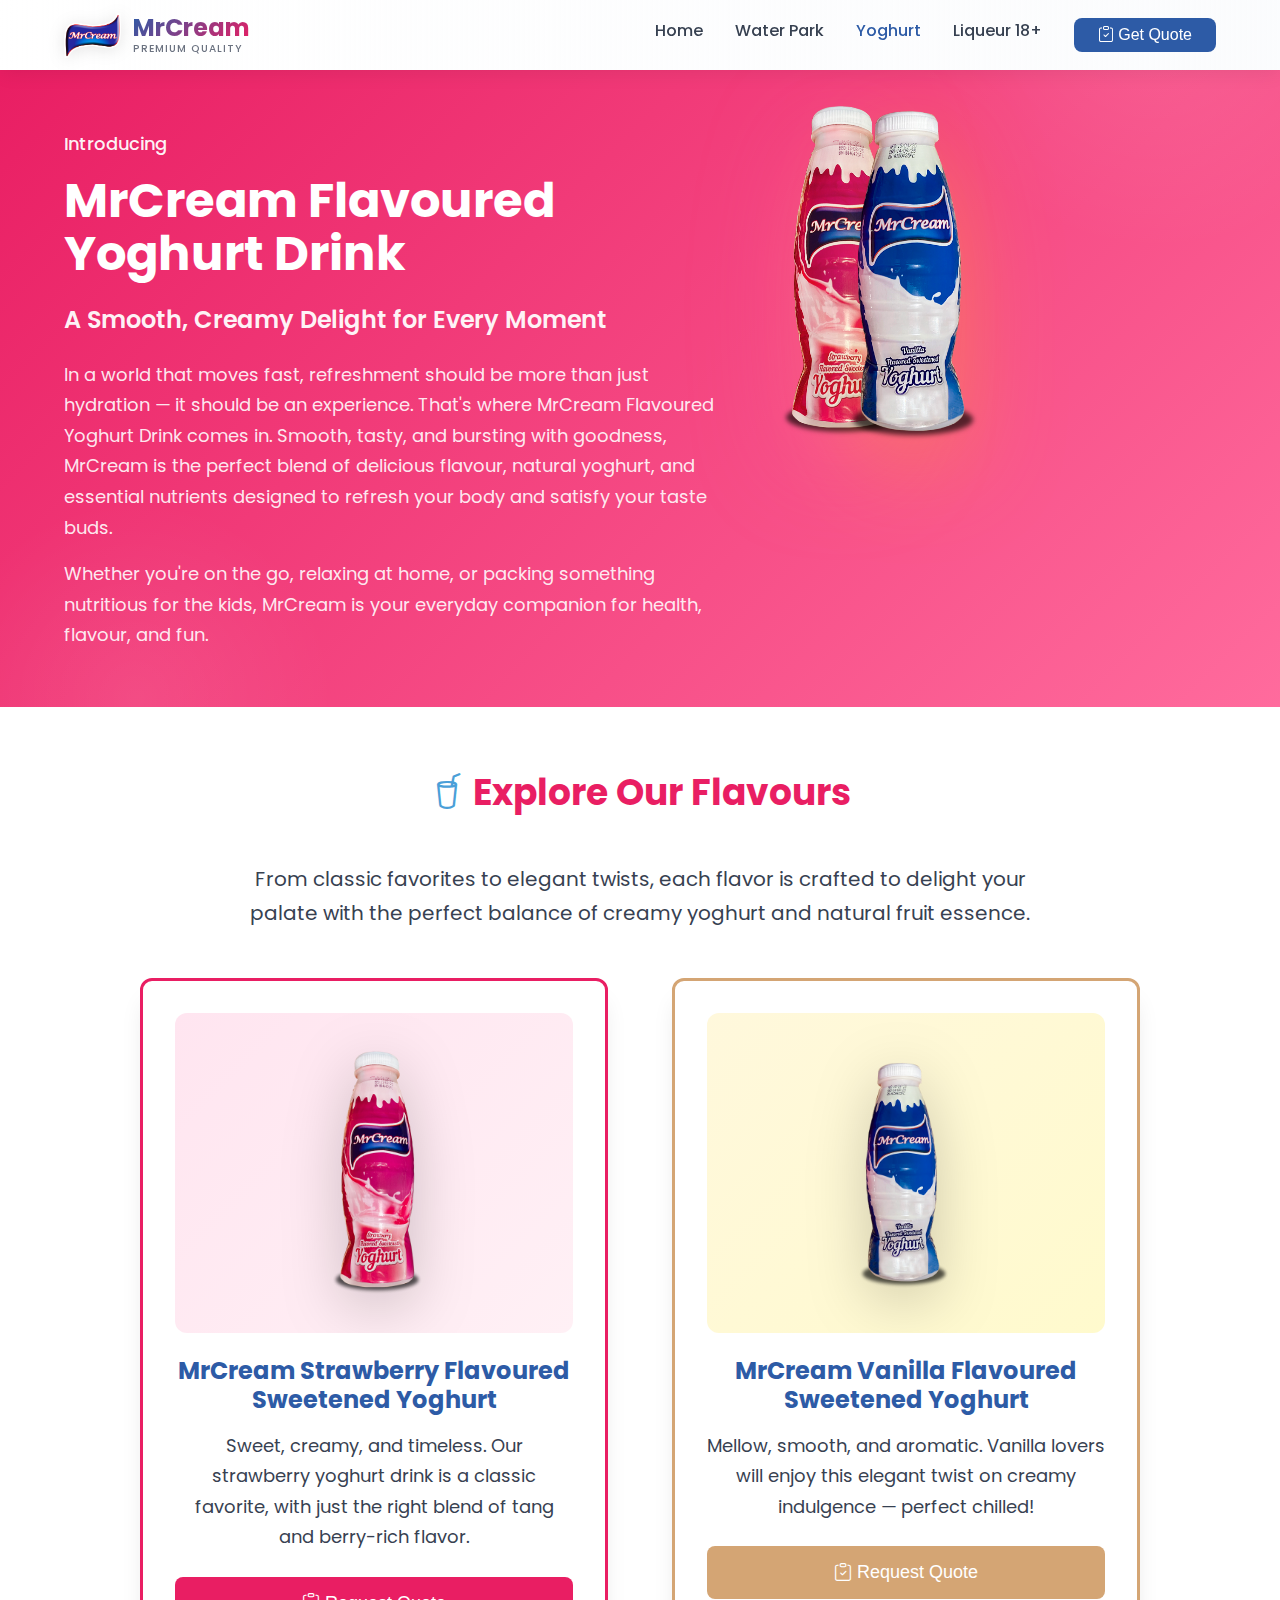
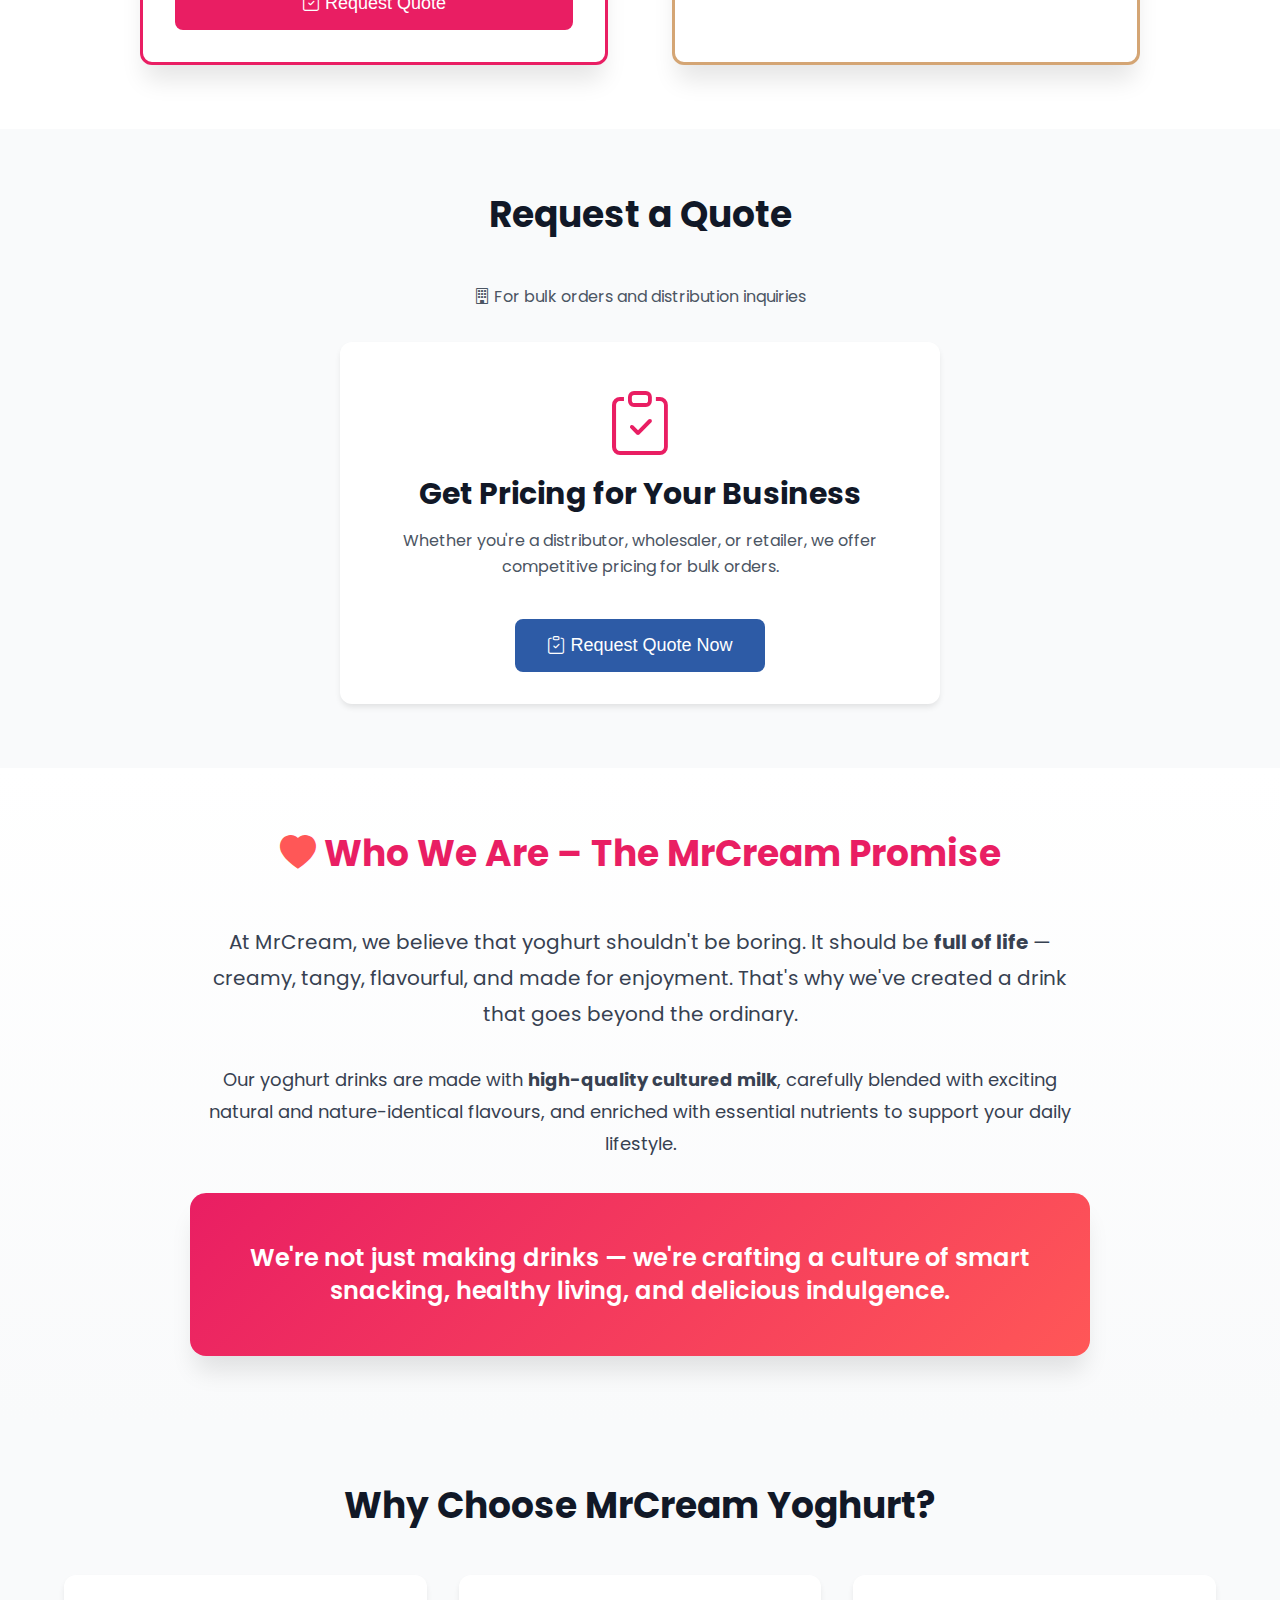
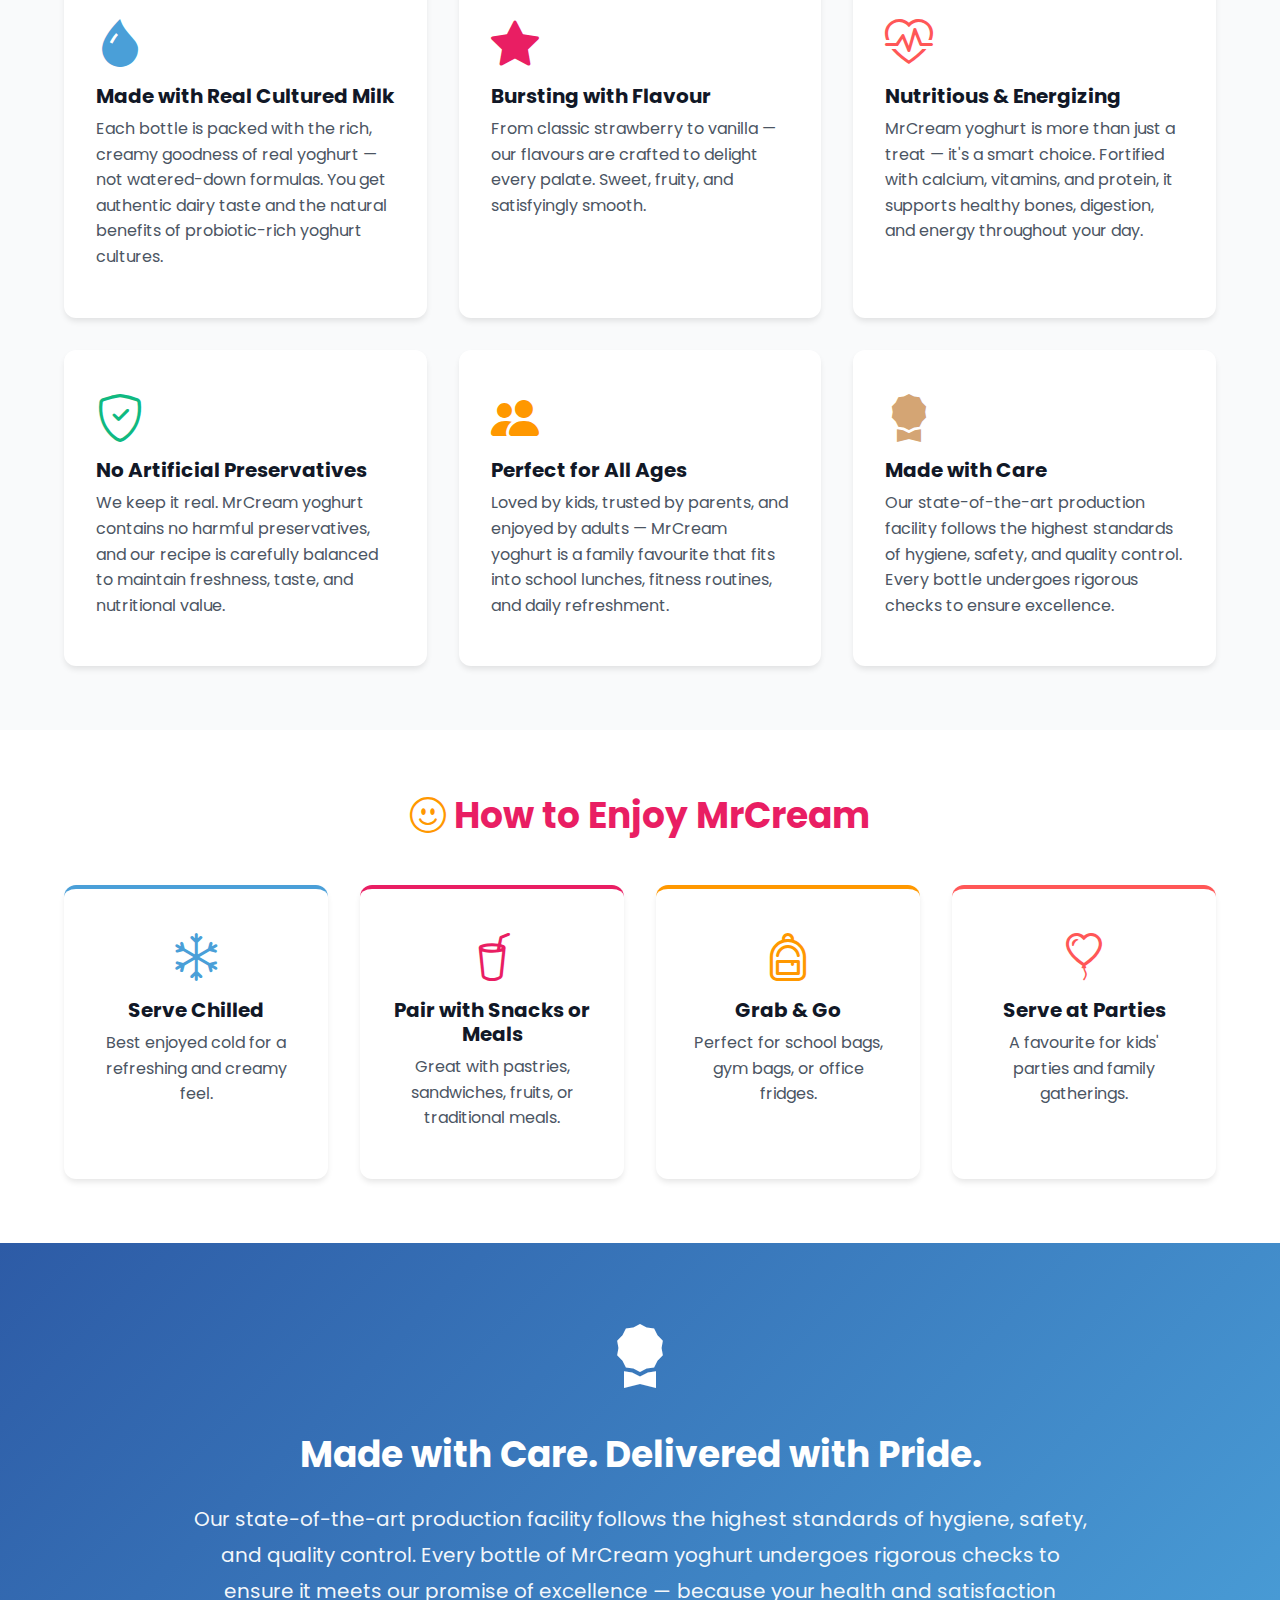
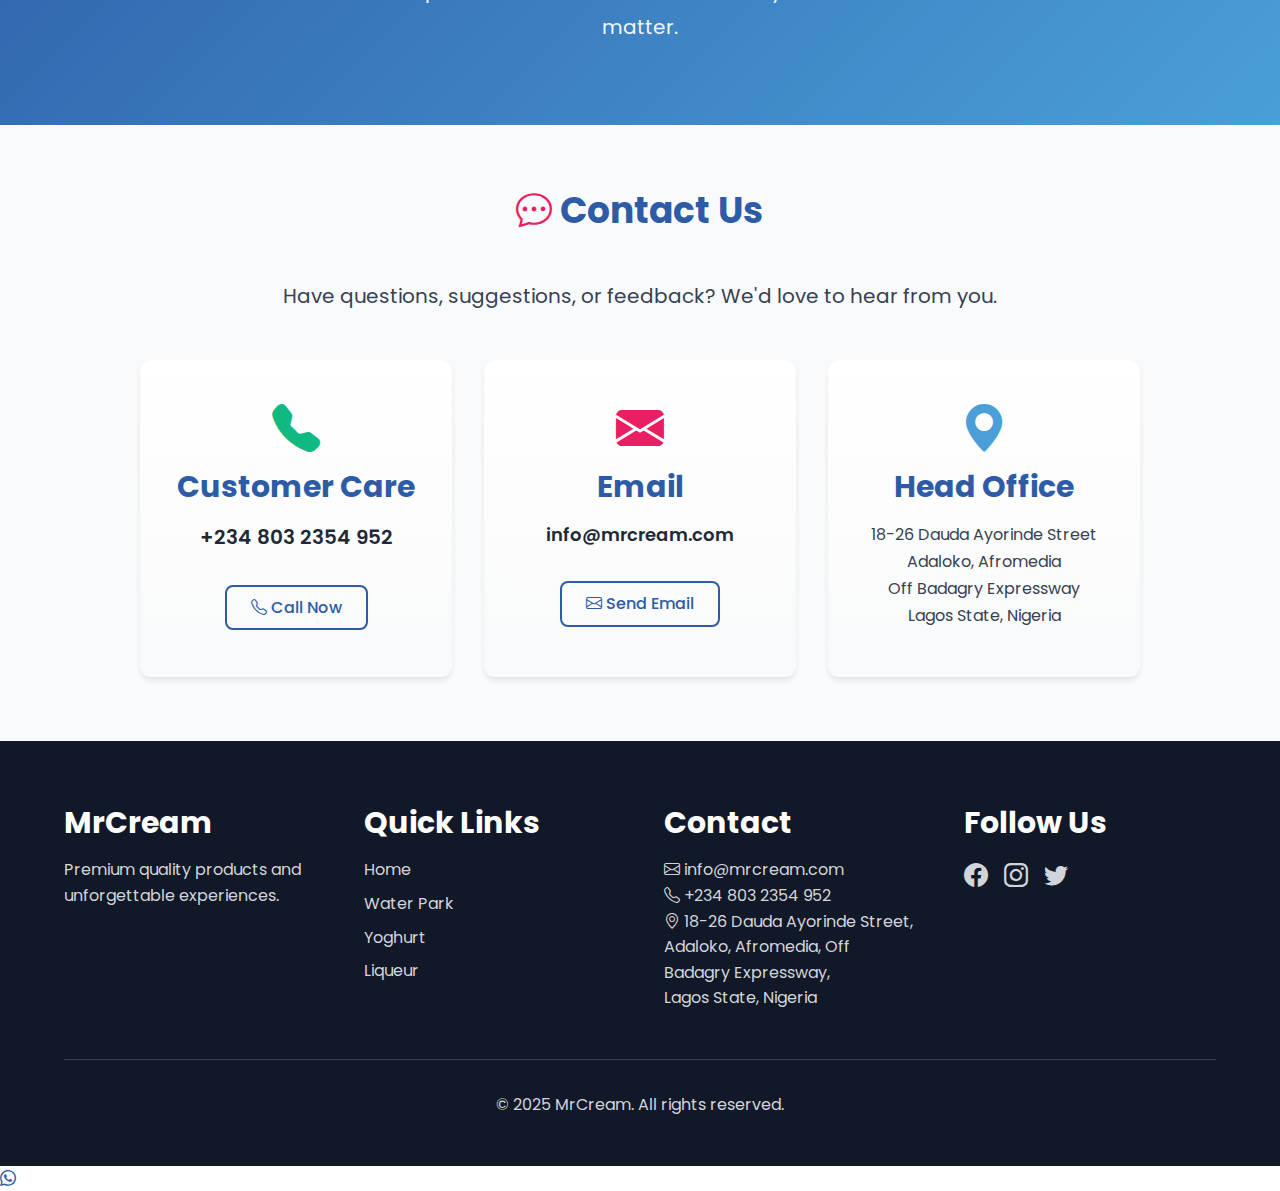
<file: frontend-new/yoghurt.html>
<!DOCTYPE html>
<html lang="en">
<head>
    <meta charset="UTF-8">
    <meta name="viewport" content="width=device-width, initial-scale=1.0">
    <meta name="description" content="MrCream Premium Yoghurt Drinks - Delicious and refreshing">
    <title>MrCream - Yoghurt Drinks</title>

    <!-- Security Headers -->
    <meta http-equiv="X-Content-Type-Options" content="nosniff">
    <meta http-equiv="X-Frame-Options" content="SAMEORIGIN">
    <meta http-equiv="Referrer-Policy" content="strict-origin-when-cross-origin">
    <meta http-equiv="Permissions-Policy" content="geolocation=(), microphone=(), camera=()")
    <link rel="icon" type="image/png" href="images/logo/Logo.png">

    <link rel="preconnect" href="https://fonts.googleapis.com">
    <link rel="preconnect" href="https://fonts.gstatic.com" crossorigin>
    <link href="https://fonts.googleapis.com/css2?family=Poppins:wght@400;500;600;700&display=swap" rel="stylesheet">
    <link rel="stylesheet" href="https://cdn.jsdelivr.net/npm/bootstrap-icons@1.11.3/font/bootstrap-icons.min.css">
    <link rel="stylesheet" href="css/styles.css">
    <style>
        /* Yoghurt Page Specific Styles */
        @keyframes float {
            0%, 100% { transform: translateY(0px); }
            50% { transform: translateY(-20px); }
        }

        @keyframes fadeInUp {
            from {
                opacity: 0;
                transform: translateY(30px);
            }
            to {
                opacity: 1;
                transform: translateY(0);
            }
        }

        .card {
            animation: fadeInUp 0.6s ease-out;
        }

        .card:hover {
            transform: translateY(-8px);
            transition: all 0.3s ease;
        }

        /* Gradient overlays for sections */
        .hero-yoghurt {
            background: linear-gradient(135deg, var(--secondary-color) 0%, #FF6B9D 100%);
            position: relative;
            overflow: hidden;
        }

        .hero-yoghurt::before {
            content: '';
            position: absolute;
            top: -50%;
            right: -10%;
            width: 500px;
            height: 500px;
            background: radial-gradient(circle, rgba(255,255,255,0.1) 0%, transparent 70%);
            border-radius: 50%;
        }

        .hero-yoghurt::after {
            content: '';
            position: absolute;
            bottom: -30%;
            left: -5%;
            width: 400px;
            height: 400px;
            background: radial-gradient(circle, rgba(255,255,255,0.08) 0%, transparent 70%);
            border-radius: 50%;
        }

        /* Product card hover effects */
        .product-card {
            position: relative;
            overflow: hidden;
        }

        .product-card::before {
            content: '';
            position: absolute;
            top: 0;
            left: -100%;
            width: 100%;
            height: 100%;
            background: linear-gradient(90deg, transparent, rgba(255,255,255,0.3), transparent);
            transition: left 0.5s;
        }

        .product-card:hover::before {
            left: 100%;
        }

        /* Tablet Landscape (1024px - 1366px) */
        @media (max-width: 1366px) {
            .hero-yoghurt {
                min-height: 55vh;
            }

            .hero-yoghurt .yoghurt-images {
                flex: 0 0 420px !important;
                height: 420px !important;
            }

            .hero-yoghurt .yoghurt-images img {
                transform: scale(0.9);
            }
        }

        /* Tablet Portrait (768px - 1024px) */
        @media (max-width: 1024px) {
            .hero-yoghurt {
                min-height: auto;
                padding: 60px 0 50px !important;
            }

            .hero-yoghurt .yoghurt-images {
                flex: 0 0 380px !important;
                height: 380px !important;
            }

            .hero-yoghurt .yoghurt-images img {
                transform: scale(0.85);
            }

            .grid-3 {
                grid-template-columns: repeat(2, 1fr) !important;
            }
        }

        /* Mobile (768px and below) */
        @media (max-width: 768px) {
            .grid-2, .grid-3, .grid-4 {
                grid-template-columns: 1fr !important;
            }

            .hero-yoghurt {
                padding: 80px 0 60px !important;
            }

            /* Yoghurt bottles on mobile - spread horizontally */
            .hero-yoghurt .yoghurt-images {
                flex: 1 1 100% !important;
                height: 320px !important;
                margin-top: var(--spacing-xl);
                display: flex !important;
                align-items: flex-end !important;
                justify-content: center !important;
                gap: var(--spacing-lg) !important;
                padding: 0 var(--spacing-md);
            }

            .hero-yoghurt .yoghurt-images .yoghurt-bottle {
                position: relative !important;
                top: auto !important;
                left: auto !important;
                right: auto !important;
                transform: none !important;
                width: auto !important;
                max-width: 45% !important;
                height: auto !important;
                max-height: 280px !important;
                object-fit: contain !important;
            }

            .hero-yoghurt .yoghurt-images .yoghurt-bottle.strawberry {
                max-height: 280px !important;
            }

            .hero-yoghurt .yoghurt-images .yoghurt-bottle.vanilla {
                max-height: 300px !important;
            }

            h1 {
                font-size: var(--font-size-3xl) !important;
            }

            /* Stack buttons vertically */
            .hero-yoghurt .button-group {
                flex-direction: column;
                width: 100%;
            }

            .hero-yoghurt .button-group .btn {
                width: 100%;
            }
        }

        @media (max-width: 480px) {
            .hero-yoghurt .yoghurt-images {
                height: 260px !important;
                gap: var(--spacing-md) !important;
                padding: 0 var(--spacing-sm);
            }

            .hero-yoghurt .yoghurt-images .yoghurt-bottle {
                max-width: 46% !important;
                max-height: 220px !important;
            }

            .hero-yoghurt .yoghurt-images .yoghurt-bottle.strawberry {
                max-height: 220px !important;
            }

            .hero-yoghurt .yoghurt-images .yoghurt-bottle.vanilla {
                max-height: 240px !important;
            }
        }
    </style>
</head>
<body>
    <header class="header" style="background: linear-gradient(to right, white 0%, rgba(45, 91, 166, 0.02) 100%); box-shadow: 0 2px 20px rgba(0,0,0,0.08);">
        <nav class="navbar">
            <a href="index.html" class="logo" style="display: flex; align-items: center; gap: 12px; text-decoration: none; transition: transform 0.3s ease;">
                <img src="images/logo/Logo.png" alt="MrCream Logo" style="height: 45px; filter: drop-shadow(0 2px 8px rgba(0,0,0,0.1));">
                <div style="display: flex; flex-direction: column; line-height: 1.2;">
                    <span style="font-size: 1.5rem; font-weight: 700; background: linear-gradient(135deg, var(--primary-color), var(--secondary-color)); -webkit-background-clip: text; -webkit-text-fill-color: transparent; background-clip: text;">
                        MrCream
                    </span>
                    <span style="font-size: 0.65rem; color: var(--gray-500); font-weight: 500; letter-spacing: 1px; text-transform: uppercase;">
                        Premium Quality
                    </span>
                </div>
            </a>

            <ul class="nav-menu">
                <li><a href="index.html">Home</a></li>
                <li><a href="waterpark.html">Water Park</a></li>
                <li><a href="yoghurt.html" class="active">Yoghurt</a></li>
                <li><a href="liqueur.html">Liqueur <span class="badge-18">18+</span></a></li>
                <li><button onclick="openQuoteModal()" class="btn btn-primary nav-cta-btn"><i class="bi bi-clipboard-check"></i> Get Quote</button></li>
            </ul>

            <button class="mobile-menu-toggle" aria-label="Toggle menu">
                <span></span>
                <span></span>
                <span></span>
            </button>
        </nav>
    </header>

    <main>
        <!-- HERO -->
        <section class="section hero-yoghurt" style="color: white; padding: 60px 0 40px;">
            <div class="container" style="position: relative; z-index: 1;">
                <div style="display: flex; align-items: center; justify-content: center; gap: var(--spacing-3xl); flex-wrap: wrap;">
                    <div style="flex: 1; min-width: 300px; text-align: left;">
                        <p style="font-size: var(--font-size-lg); color: rgba(255,255,255,0.95); font-weight: 500; margin-bottom: var(--spacing-md);">
                            Introducing
                        </p>
                        <h1 style="color: white; font-size: var(--font-size-5xl); line-height: 1.1;">
                            MrCream Flavoured Yoghurt Drink
                        </h1>
                        <p style="font-size: var(--font-size-2xl); color: rgba(255,255,255,0.95); margin-top: var(--spacing-lg); font-weight: 600; line-height: 1.3;">
                            A Smooth, Creamy Delight for Every Moment
                        </p>
                        <p style="font-size: var(--font-size-lg); color: rgba(255,255,255,0.9); margin-top: var(--spacing-lg); line-height: 1.7;">
                            In a world that moves fast, refreshment should be more than just hydration — it should be an experience. That's where MrCream Flavoured Yoghurt Drink comes in. Smooth, tasty, and bursting with goodness, MrCream is the perfect blend of delicious flavour, natural yoghurt, and essential nutrients designed to refresh your body and satisfy your taste buds.
                        </p>
                        <p style="font-size: var(--font-size-lg); color: rgba(255,255,255,0.9); margin-top: var(--spacing-md); line-height: 1.7;">
                            Whether you're on the go, relaxing at home, or packing something nutritious for the kids, MrCream is your everyday companion for health, flavour, and fun.
                        </p>
                    </div>
                    <div class="yoghurt-images" style="flex: 0 0 500px; position: relative; height: 500px;">
                        <img class="yoghurt-bottle strawberry" src="images/yoghurt/MRCREAM-STRAWBERRY.png" alt="MrCream Strawberry Yoghurt"
                             style="position: absolute; top: 20%; left: 10%; transform: translate(-50%, -50%);
                                    width: 280px; max-width: 100%;
                                    filter: drop-shadow(0 25px 50px rgba(255, 107, 157, 0.4));
                                    animation: float 4s ease-in-out infinite;">
                        <img class="yoghurt-bottle vanilla" src="images/yoghurt/MRCREAM-VANILLA.png" alt="MrCream Vanilla Yoghurt"
                             style="position: absolute; top: 20%; right: 0; transform: translate(-50%, -50%);
                                    width: 300px; max-width: 100%;
                                    filter: drop-shadow(0 25px 50px rgba(255, 215, 0, 0.3));
                                    animation: float 5s ease-in-out infinite 0.5s; z-index: 2;">
                    </div>
                </div>
            </div>
        </section>

        <!-- YOGHURT FLAVOURS -->
        <section class="section">
            <div class="container">
                <h2 class="section-title" style="color: var(--secondary-color); font-size: var(--font-size-4xl);">
                    <i class="bi bi-cup-straw" style="color: var(--primary-light);"></i> Explore Our Flavours
                </h2>
                <p style="text-align: center; font-size: var(--font-size-xl); color: var(--gray-700); max-width: 800px; margin: 0 auto var(--spacing-2xl); line-height: 1.7;">
                    From classic favorites to elegant twists, each flavor is crafted to delight your palate with the perfect balance of creamy yoghurt and natural fruit essence.
                </p>
                <div id="flavours-list" class="grid grid-2" style="max-width: 1000px; margin: 0 auto; gap: var(--spacing-3xl);">
                    <p class="text-muted">Loading flavours...</p>
                </div>
            </div>
        </section>

        <!-- ORDER FORM -->
        <section class="section bg-gray">
            <div class="container">
                <h2 class="section-title">Request a Quote</h2>
                <p style="text-align: center; margin-bottom: var(--spacing-xl); color: var(--gray-600);">
                    <i class="bi bi-building"></i> For bulk orders and distribution inquiries
                </p>
                <div style="text-align: center; max-width: 600px; margin: 0 auto;">
                    <div class="card">
                        <i class="bi bi-clipboard-check" style="font-size: 4rem; color: var(--secondary-color); margin-bottom: var(--spacing-lg);"></i>
                        <h3>Get Pricing for Your Business</h3>
                        <p style="color: var(--gray-600); margin: var(--spacing-md) 0;">
                            Whether you're a distributor, wholesaler, or retailer, we offer competitive pricing for bulk orders.
                        </p>
                        <button onclick="openQuoteModal('yoghurt')" class="btn btn-primary btn-lg" style="margin-top: var(--spacing-lg);">
                            <i class="bi bi-clipboard-check"></i> Request Quote Now
                        </button>
                    </div>
                </div>

                <!-- Hidden form for potential future use -->
                <div class="card" style="max-width: 600px; margin: var(--spacing-3xl) auto 0; display: none;">
                    <form id="order-form">
                        <div class="form-group">
                            <label class="form-label">Full Name</label>
                            <input type="text" name="name" class="form-input" required>
                        </div>

                        <div class="form-group">
                            <label class="form-label">Email</label>
                            <input type="email" name="email" class="form-input" required>
                        </div>

                        <div class="form-group">
                            <label class="form-label">Phone</label>
                            <input type="tel" name="phone" class="form-input" required>
                        </div>

                        <div class="form-group">
                            <label class="form-label">Select Flavour</label>
                            <select name="flavourId" class="form-select" required>
                                <option value="">Select a flavour</option>
                            </select>
                        </div>

                        <div class="form-group">
                            <label class="form-label">Quantity</label>
                            <input type="number" name="quantity" class="form-input" min="1" value="1" required>
                        </div>

                        <div class="form-group">
                            <label class="form-label">Delivery Address</label>
                            <textarea name="address" class="form-textarea" required></textarea>
                        </div>

                        <div class="form-group">
                            <label class="form-label">Special Instructions (Optional)</label>
                            <textarea name="notes" class="form-textarea" rows="3"></textarea>
                        </div>

                        <button type="submit" class="btn btn-primary btn-lg">Place Order</button>
                    </form>
                </div>
            </div>
        </section>

        <!-- THE MRCREAM PROMISE -->
        <section class="section" style="background: linear-gradient(to bottom, white, var(--gray-50));">
            <div class="container">
                <h2 class="section-title" style="color: var(--secondary-color); font-size: var(--font-size-4xl);">
                    <i class="bi bi-heart-fill" style="color: var(--coral);"></i> Who We Are – The MrCream Promise
                </h2>
                <div style="max-width: 900px; margin: 0 auto; text-align: center;">
                    <p style="font-size: var(--font-size-xl); color: var(--gray-700); line-height: 1.8; margin-bottom: var(--spacing-xl);">
                        At MrCream, we believe that yoghurt shouldn't be boring. It should be <strong>full of life</strong> — creamy, tangy, flavourful, and made for enjoyment. That's why we've created a drink that goes beyond the ordinary.
                    </p>
                    <p style="font-size: var(--font-size-lg); color: var(--gray-700); line-height: 1.8; margin-bottom: var(--spacing-xl);">
                        Our yoghurt drinks are made with <strong>high-quality cultured milk</strong>, carefully blended with exciting natural and nature-identical flavours, and enriched with essential nutrients to support your daily lifestyle.
                    </p>
                    <div style="background: linear-gradient(135deg, var(--secondary-color), var(--coral)); padding: var(--spacing-2xl); border-radius: var(--radius-xl); color: white; box-shadow: var(--shadow-xl);">
                        <p style="font-size: var(--font-size-2xl); font-weight: 600; margin: 0; line-height: 1.4;">
                            We're not just making drinks — we're crafting a culture of smart snacking, healthy living, and delicious indulgence.
                        </p>
                    </div>
                </div>
            </div>
        </section>

        <!-- WHY CHOOSE US -->
        <section class="section bg-gray">
            <div class="container">
                <h2 class="section-title">Why Choose MrCream Yoghurt?</h2>
                <div class="grid grid-3">
                    <div class="card">
                        <i class="bi bi-droplet-fill" style="font-size: 3rem; color: var(--primary-light);"></i>
                        <h3 class="card-title">Made with Real Cultured Milk</h3>
                        <p class="card-text">Each bottle is packed with the rich, creamy goodness of real yoghurt — not watered-down formulas. You get authentic dairy taste and the natural benefits of probiotic-rich yoghurt cultures.</p>
                    </div>

                    <div class="card">
                        <i class="bi bi-star-fill" style="font-size: 3rem; color: var(--secondary-color);"></i>
                        <h3 class="card-title">Bursting with Flavour</h3>
                        <p class="card-text">From classic strawberry to vanilla — our flavours are crafted to delight every palate. Sweet, fruity, and satisfyingly smooth.</p>
                    </div>

                    <div class="card">
                        <i class="bi bi-heart-pulse" style="font-size: 3rem; color: var(--coral);"></i>
                        <h3 class="card-title">Nutritious & Energizing</h3>
                        <p class="card-text">MrCream yoghurt is more than just a treat — it's a smart choice. Fortified with calcium, vitamins, and protein, it supports healthy bones, digestion, and energy throughout your day.</p>
                    </div>

                    <div class="card">
                        <i class="bi bi-shield-check" style="font-size: 3rem; color: var(--success-color);"></i>
                        <h3 class="card-title">No Artificial Preservatives</h3>
                        <p class="card-text">We keep it real. MrCream yoghurt contains no harmful preservatives, and our recipe is carefully balanced to maintain freshness, taste, and nutritional value.</p>
                    </div>

                    <div class="card">
                        <i class="bi bi-people-fill" style="font-size: 3rem; color: var(--accent-color);"></i>
                        <h3 class="card-title">Perfect for All Ages</h3>
                        <p class="card-text">Loved by kids, trusted by parents, and enjoyed by adults — MrCream yoghurt is a family favourite that fits into school lunches, fitness routines, and daily refreshment.</p>
                    </div>

                    <div class="card">
                        <i class="bi bi-award-fill" style="font-size: 3rem; color: var(--cream);"></i>
                        <h3 class="card-title">Made with Care</h3>
                        <p class="card-text">Our state-of-the-art production facility follows the highest standards of hygiene, safety, and quality control. Every bottle undergoes rigorous checks to ensure excellence.</p>
                    </div>
                </div>
            </div>
        </section>

        <!-- HOW TO ENJOY -->
        <section class="section">
            <div class="container">
                <h2 class="section-title" style="color: var(--secondary-color); font-size: var(--font-size-4xl);">
                    <i class="bi bi-emoji-smile" style="color: var(--accent-color);"></i> How to Enjoy MrCream
                </h2>
                <div class="grid grid-4">
                    <div class="card text-center" style="border-top: 4px solid var(--primary-light);">
                        <i class="bi bi-snow" style="font-size: 3rem; color: var(--primary-light); margin-bottom: var(--spacing-md);"></i>
                        <h3 class="card-title">Serve Chilled</h3>
                        <p class="card-text">Best enjoyed cold for a refreshing and creamy feel.</p>
                    </div>

                    <div class="card text-center" style="border-top: 4px solid var(--secondary-color);">
                        <i class="bi bi-cup-straw" style="font-size: 3rem; color: var(--secondary-color); margin-bottom: var(--spacing-md);"></i>
                        <h3 class="card-title">Pair with Snacks or Meals</h3>
                        <p class="card-text">Great with pastries, sandwiches, fruits, or traditional meals.</p>
                    </div>

                    <div class="card text-center" style="border-top: 4px solid var(--accent-color);">
                        <i class="bi bi-backpack" style="font-size: 3rem; color: var(--accent-color); margin-bottom: var(--spacing-md);"></i>
                        <h3 class="card-title">Grab & Go</h3>
                        <p class="card-text">Perfect for school bags, gym bags, or office fridges.</p>
                    </div>

                    <div class="card text-center" style="border-top: 4px solid var(--coral);">
                        <i class="bi bi-balloon-heart" style="font-size: 3rem; color: var(--coral); margin-bottom: var(--spacing-md);"></i>
                        <h3 class="card-title">Serve at Parties</h3>
                        <p class="card-text">A favourite for kids' parties and family gatherings.</p>
                    </div>
                </div>
            </div>
        </section>

        <!-- MADE WITH CARE -->
        <section class="section" style="background: linear-gradient(135deg, var(--primary-color), var(--primary-light)); color: white;">
            <div class="container">
                <div style="text-align: center; max-width: 900px; margin: 0 auto;">
                    <i class="bi bi-award-fill" style="font-size: 4rem; margin-bottom: var(--spacing-lg); display: block;"></i>
                    <h2 style="color: white; font-size: var(--font-size-4xl); margin-bottom: var(--spacing-lg);">
                        Made with Care. Delivered with Pride.
                    </h2>
                    <p style="font-size: var(--font-size-xl); color: rgba(255,255,255,0.95); line-height: 1.8;">
                        Our state-of-the-art production facility follows the highest standards of hygiene, safety, and quality control. Every bottle of MrCream yoghurt undergoes rigorous checks to ensure it meets our promise of excellence — because your health and satisfaction matter.
                    </p>
                </div>
            </div>
        </section>

        <!-- CONTACT SECTION -->
        <section class="section bg-gray">
            <div class="container">
                <h2 class="section-title" style="color: var(--primary-color); font-size: var(--font-size-4xl);">
                    <i class="bi bi-chat-dots" style="color: var(--secondary-color);"></i> Contact Us
                </h2>
                <p style="text-align: center; font-size: var(--font-size-xl); color: var(--gray-700); margin-bottom: var(--spacing-2xl);">
                    Have questions, suggestions, or feedback? We'd love to hear from you.
                </p>
                <div class="grid grid-3" style="max-width: 1000px; margin: 0 auto;">
                    <div class="card" style="text-align: center; background: linear-gradient(to bottom, white, var(--gray-50));">
                        <i class="bi bi-telephone-fill" style="font-size: 3rem; color: var(--success-color); margin-bottom: var(--spacing-md);"></i>
                        <h3 style="color: var(--primary-color); margin-bottom: var(--spacing-md);">Customer Care</h3>
                        <p style="font-size: var(--font-size-xl); font-weight: 600; color: var(--gray-800);">
                            +234 803 2354 952
                        </p>
                        <a href="tel:+2348032354952" class="btn btn-outline" style="margin-top: var(--spacing-md);">
                            <i class="bi bi-telephone"></i> Call Now
                        </a>
                    </div>

                    <div class="card" style="text-align: center; background: linear-gradient(to bottom, white, var(--gray-50));">
                        <i class="bi bi-envelope-fill" style="font-size: 3rem; color: var(--secondary-color); margin-bottom: var(--spacing-md);"></i>
                        <h3 style="color: var(--primary-color); margin-bottom: var(--spacing-md);">Email</h3>
                        <p style="font-size: var(--font-size-lg); font-weight: 600; color: var(--gray-800);">
                            info@mrcream.com
                        </p>
                        <a href="mailto:info@mrcream.com" class="btn btn-outline" style="margin-top: var(--spacing-md);">
                            <i class="bi bi-envelope"></i> Send Email
                        </a>
                    </div>

                    <div class="card" style="text-align: center; background: linear-gradient(to bottom, white, var(--gray-50));">
                        <i class="bi bi-geo-alt-fill" style="font-size: 3rem; color: var(--primary-light); margin-bottom: var(--spacing-md);"></i>
                        <h3 style="color: var(--primary-color); margin-bottom: var(--spacing-md);">Head Office</h3>
                        <p style="font-size: var(--font-size-base); color: var(--gray-700); line-height: 1.7;">
                            18-26 Dauda Ayorinde Street<br>
                            Adaloko, Afromedia<br>
                            Off Badagry Expressway<br>
                            Lagos State, Nigeria
                        </p>
                    </div>
                </div>
            </div>
        </section>
    </main>

    <footer class="footer">
        <div class="container">
            <div class="footer-content">
                <div class="footer-section">
                    <h3>MrCream</h3>
                    <p>Premium quality products and unforgettable experiences.</p>
                </div>
                <div class="footer-section">
                    <h3>Quick Links</h3>
                    <a href="index.html">Home</a>
                    <a href="waterpark.html">Water Park</a>
                    <a href="yoghurt.html">Yoghurt</a>
                    <a href="liqueur.html">Liqueur</a>
                </div>
                <div class="footer-section">
                    <h3>Contact</h3>
                    <p>
                        <i class="bi bi-envelope"></i> info@mrcream.com<br>
                        <i class="bi bi-telephone"></i> +234 803 2354 952<br>
                        <i class="bi bi-geo-alt"></i> 18-26 Dauda Ayorinde Street,<br>
                        Adaloko, Afromedia, Off Badagry Expressway,<br>
                        Lagos State, Nigeria
                    </p>
                </div>
                <div class="footer-section">
                    <h3>Follow Us</h3>
                    <div style="display: flex; gap: var(--spacing-md); font-size: var(--font-size-2xl);">
                        <a href="#"><i class="bi bi-facebook"></i></a>
                        <a href="#"><i class="bi bi-instagram"></i></a>
                        <a href="#"><i class="bi bi-twitter"></i></a>
                    </div>
                </div>
            </div>
            <div class="footer-bottom">
                <p>&copy; 2025 MrCream. All rights reserved.</p>
            </div>
        </div>
    </footer>

    <script src="js/api.js"></script>
    <script src="js/main.js"></script>
    <script src="js/quote-modal.js"></script>
    <script>
        let allFlavours = [];

        // Load yoghurt data from backend
        document.addEventListener('DOMContentLoaded', async () => {
            try {
                // Try to load flavours from API
                allFlavours = await window.MrCreamAPI.yoghurt.getFlavours();
                displayFlavours(allFlavours);
            } catch (error) {
                console.error('Error loading yoghurt data:', error);
                // Show default products if API is unavailable
                displayFlavours(null);
            }
        });

        function displayFlavours(flavours) {
            const container = document.getElementById('flavours-list');
            const select = document.querySelector('select[name="flavourId"]');

            // Product images mapping
            const productImages = {
                'Strawberry': 'images/yoghurt/MRCREAM-STRAWBERRY.png',
                'Vanilla': 'images/yoghurt/MRCREAM-VANILLA.png'
            };

            if (!flavours || flavours.length === 0) {
                // Show default products if API doesn't return data
                const defaultProducts = [
                    {
                        id: 1,
                        name: 'Strawberry',
                        fullName: 'MrCream Strawberry Flavoured Sweetened Yoghurt',
                        description: 'Sweet, creamy, and timeless. Our strawberry yoghurt drink is a classic favorite, with just the right blend of tang and berry-rich flavor.'
                    },
                    {
                        id: 2,
                        name: 'Vanilla',
                        fullName: 'MrCream Vanilla Flavoured Sweetened Yoghurt',
                        description: 'Mellow, smooth, and aromatic. Vanilla lovers will enjoy this elegant twist on creamy indulgence — perfect chilled!'
                    }
                ];
                flavours = defaultProducts;
            }

            container.innerHTML = flavours.map(flavour => {
                const imagePath = productImages[flavour.name] || 'images/yoghurt/MRCREAM-STRAWBERRY.png';
                const bgGradient = flavour.name === 'Strawberry'
                    ? 'linear-gradient(135deg, #FFE5F0 0%, #FFF0F5 100%)'
                    : 'linear-gradient(135deg, #FFF8DC 0%, #FFFACD 100%)';
                const borderColor = flavour.name === 'Strawberry' ? 'var(--secondary-color)' : 'var(--cream)';

                return `
                    <div class="card product-card" style="text-align: center; border: 3px solid ${borderColor}; box-shadow: var(--shadow-xl);">
                        <div style="height: 320px; background: ${bgGradient};
                                    border-radius: var(--radius-lg); margin-bottom: var(--spacing-lg);
                                    display: flex; align-items: center; justify-content: center; padding: var(--spacing-lg);
                                    position: relative; overflow: hidden;">
                            <img src="${imagePath}" alt="${flavour.fullName || flavour.name + ' Yoghurt'}"
                                 style="max-height: 100%; max-width: 100%; object-fit: contain; filter: drop-shadow(0 15px 30px rgba(0,0,0,0.2)); position: relative; z-index: 1;">
                        </div>
                        <h3 style="color: var(--primary-color); font-size: var(--font-size-2xl); margin-bottom: var(--spacing-md);">
                            ${flavour.fullName || flavour.name + ' Yoghurt'}
                        </h3>
                        <p style="font-size: var(--font-size-lg); color: var(--gray-700); line-height: 1.7; margin-bottom: var(--spacing-lg);">
                            ${flavour.description || 'Delicious yoghurt drink'}
                        </p>
                        <button class="btn btn-lg" style="background-color: ${borderColor}; color: white; width: 100%;" onclick="openQuoteModal('yoghurt')">
                            <i class="bi bi-clipboard-check"></i> Request Quote
                        </button>
                    </div>
                `;
            }).join('');

            // Populate select dropdown if it exists
            if (select) {
                select.innerHTML = '<option value="">Select a flavour</option>' +
                    flavours.map(f => `<option value="${f.id}">${f.name}</option>`).join('');
            }
        }

        function selectFlavour(flavourId) {
            const select = document.querySelector('select[name="flavourId"]');
            if (select) {
                select.value = flavourId;

                // Scroll to order form
                const form = document.getElementById('order-form');
                if (form) {
                    form.scrollIntoView({ behavior: 'smooth', block: 'center' });

                    // Highlight the select
                    select.classList.add('is-valid');
                    setTimeout(() => select.classList.remove('is-valid'), 2000);
                }
            }
        }

        // Handle order form submission
        document.getElementById('order-form').addEventListener('submit', async (e) => {
            e.preventDefault();

            const formData = new FormData(e.target);

            // Structure data to match backend API format
            const orderData = {
                Items: [{
                    FlavourId: parseInt(formData.get('flavourId')),
                    Quantity: parseInt(formData.get('quantity'))
                }],
                DeliveryAddress: formData.get('address'),
                CustomerInfo: {
                    Name: formData.get('name'),
                    Email: formData.get('email'),
                    Phone: formData.get('phone')
                },
                DeliveryOption: 'home',
                SpecialInstructions: formData.get('notes') || ''
            };

            // Find selected flavour name for confirmation
            const selectedFlavour = allFlavours.find(f => f.Id === orderData.Items[0].FlavourId);

            try {
                showLoading();
                const result = await window.MrCreamAPI.yoghurt.order(orderData);
                hideLoading();

                showSuccess(`Order placed successfully! We'll deliver your ${selectedFlavour?.Name || 'yoghurt'} soon. Order ID: ${result.OrderId}`);
                e.target.reset();
            } catch (error) {
                hideLoading();
                showError('Order failed. Please try again or contact us directly.');
                console.error('Order error:', error);
            }
        });
    </script>

    <!-- WhatsApp Floating Button -->
    <a href="https://wa.me/2348032354952?text=Hello%20MrCream!%20I%27d%20like%20to%20order%20some%20yoghurt%20drinks."
       class="whatsapp-float"
       target="_blank"
       rel="noopener noreferrer"
       aria-label="Chat on WhatsApp">
        <i class="bi bi-whatsapp"></i>
    </a>
</body>
</html>
</file>
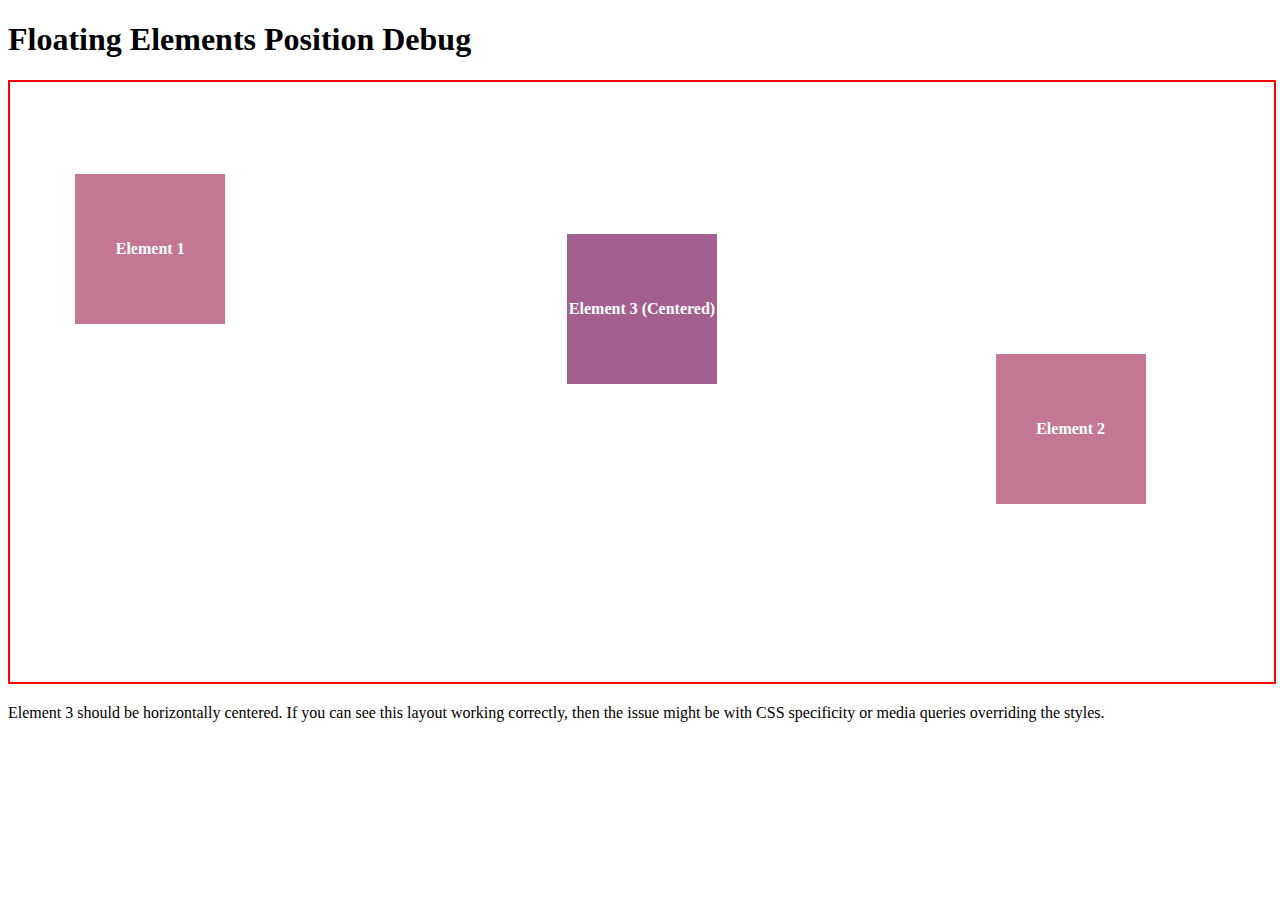
<file: frontend/debug-positioning.html>
<!DOCTYPE html>
<html lang="en">
<head>
    <meta charset="UTF-8">
    <meta name="viewport" content="width=device-width, initial-scale=1.0">
    <title>Debug - Floating Elements Positioning</title>
    <style>
        .debug-container {
            position: relative;
            width: 100%;
            height: 600px;
            border: 2px solid red;
            margin: 20px 0;
        }

        .debug-element {
            position: absolute;
            width: 150px;
            height: 150px;
            background: rgba(180, 85, 120, 0.8);
            border: 2px solid #fff;
            display: flex;
            align-items: center;
            justify-content: center;
            color: white;
            font-weight: bold;
        }

        .element-1 {
            top: 15%;
            left: 5%;
        }

        .element-2 {
            top: 45%;
            right: 10%;
        }

        .element-3 {
            top: 25%;
            left: 50%;
            transform: translateX(-50%);
            background: rgba(140, 55, 115, 0.8);
        }
    </style>
</head>
<body>
    <h1>Floating Elements Position Debug</h1>

    <div class="debug-container">
        <div class="debug-element element-1">Element 1</div>
        <div class="debug-element element-2">Element 2</div>
        <div class="debug-element element-3">Element 3 (Centered)</div>
    </div>

    <p>Element 3 should be horizontally centered. If you can see this layout working correctly,
    then the issue might be with CSS specificity or media queries overriding the styles.</p>

    <script>
        // Check computed styles
        document.addEventListener('DOMContentLoaded', function() {
            const element3 = document.querySelector('.element-3');
            const computedStyle = window.getComputedStyle(element3);

            console.log('Element 3 computed styles:');
            console.log('Position:', computedStyle.position);
            console.log('Top:', computedStyle.top);
            console.log('Left:', computedStyle.left);
            console.log('Transform:', computedStyle.transform);
            console.log('Bottom:', computedStyle.bottom);
        });
    </script>
</body>
</html>
</file>
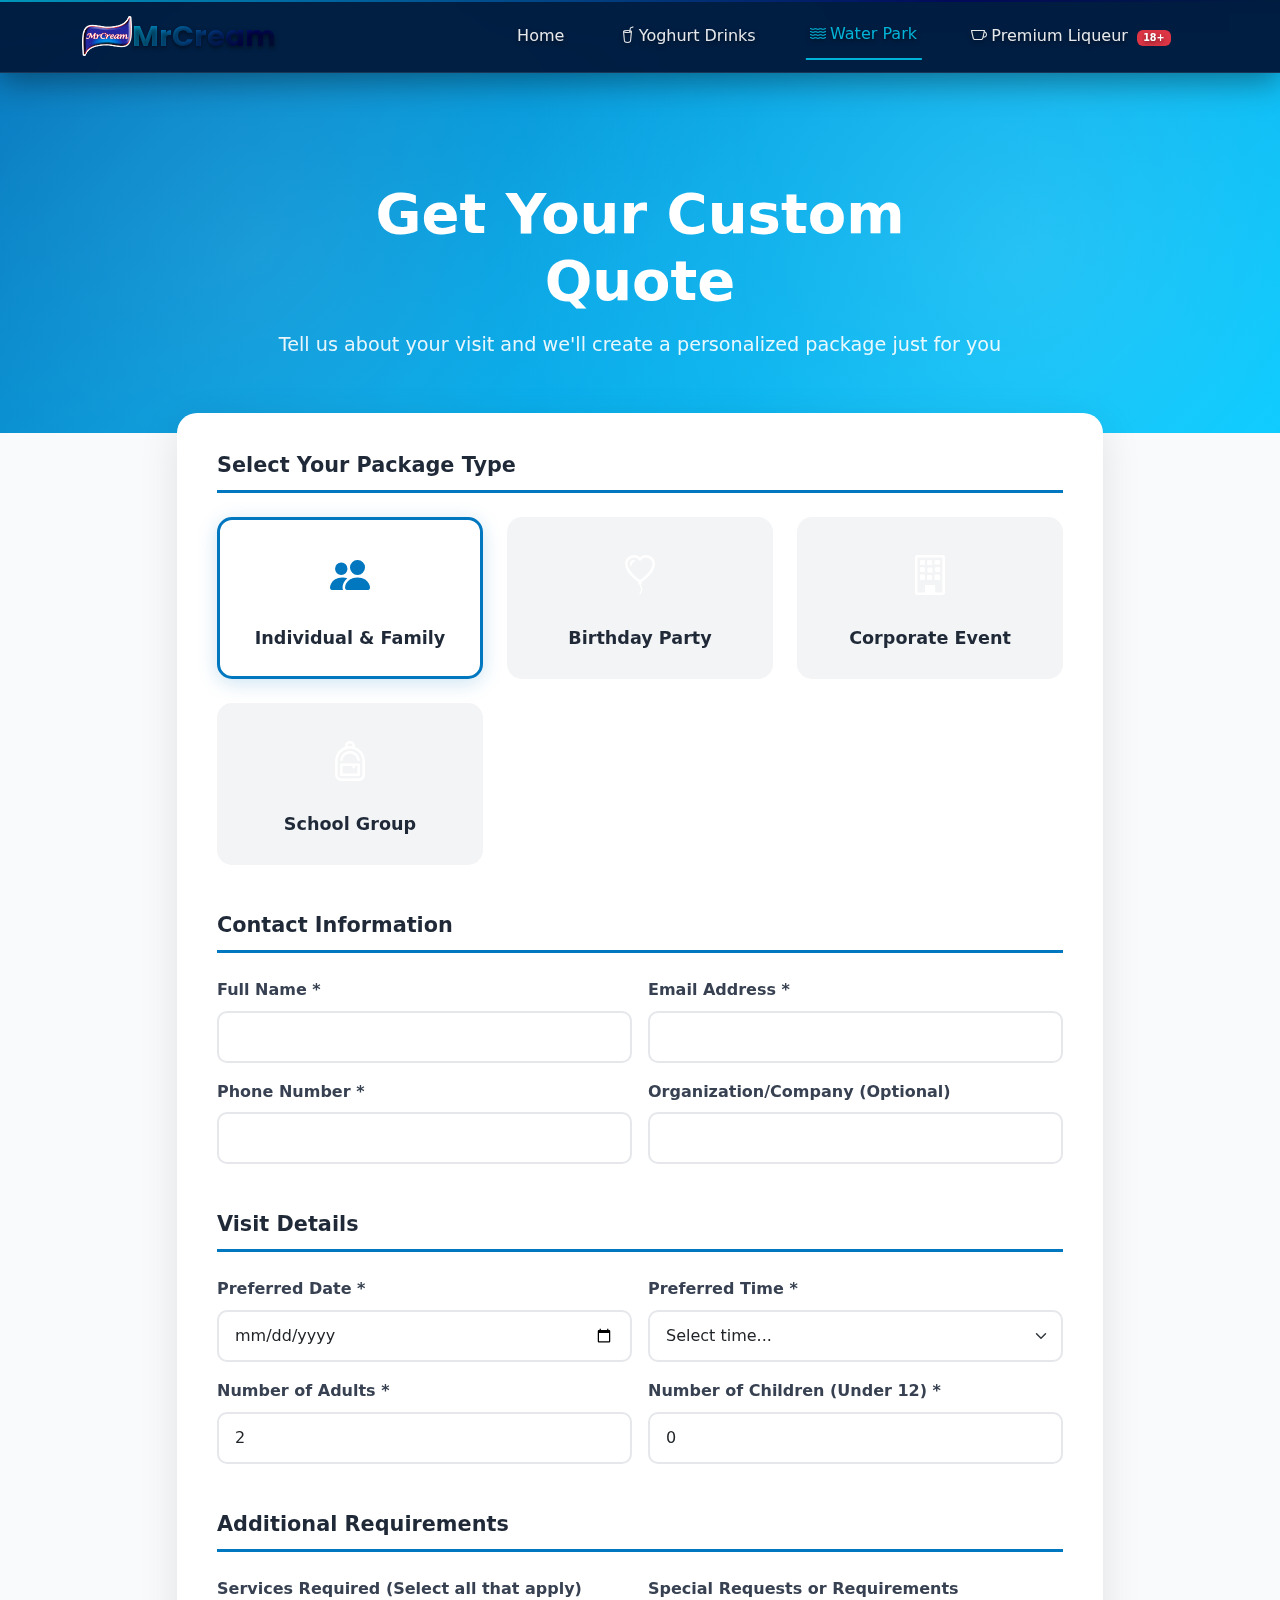
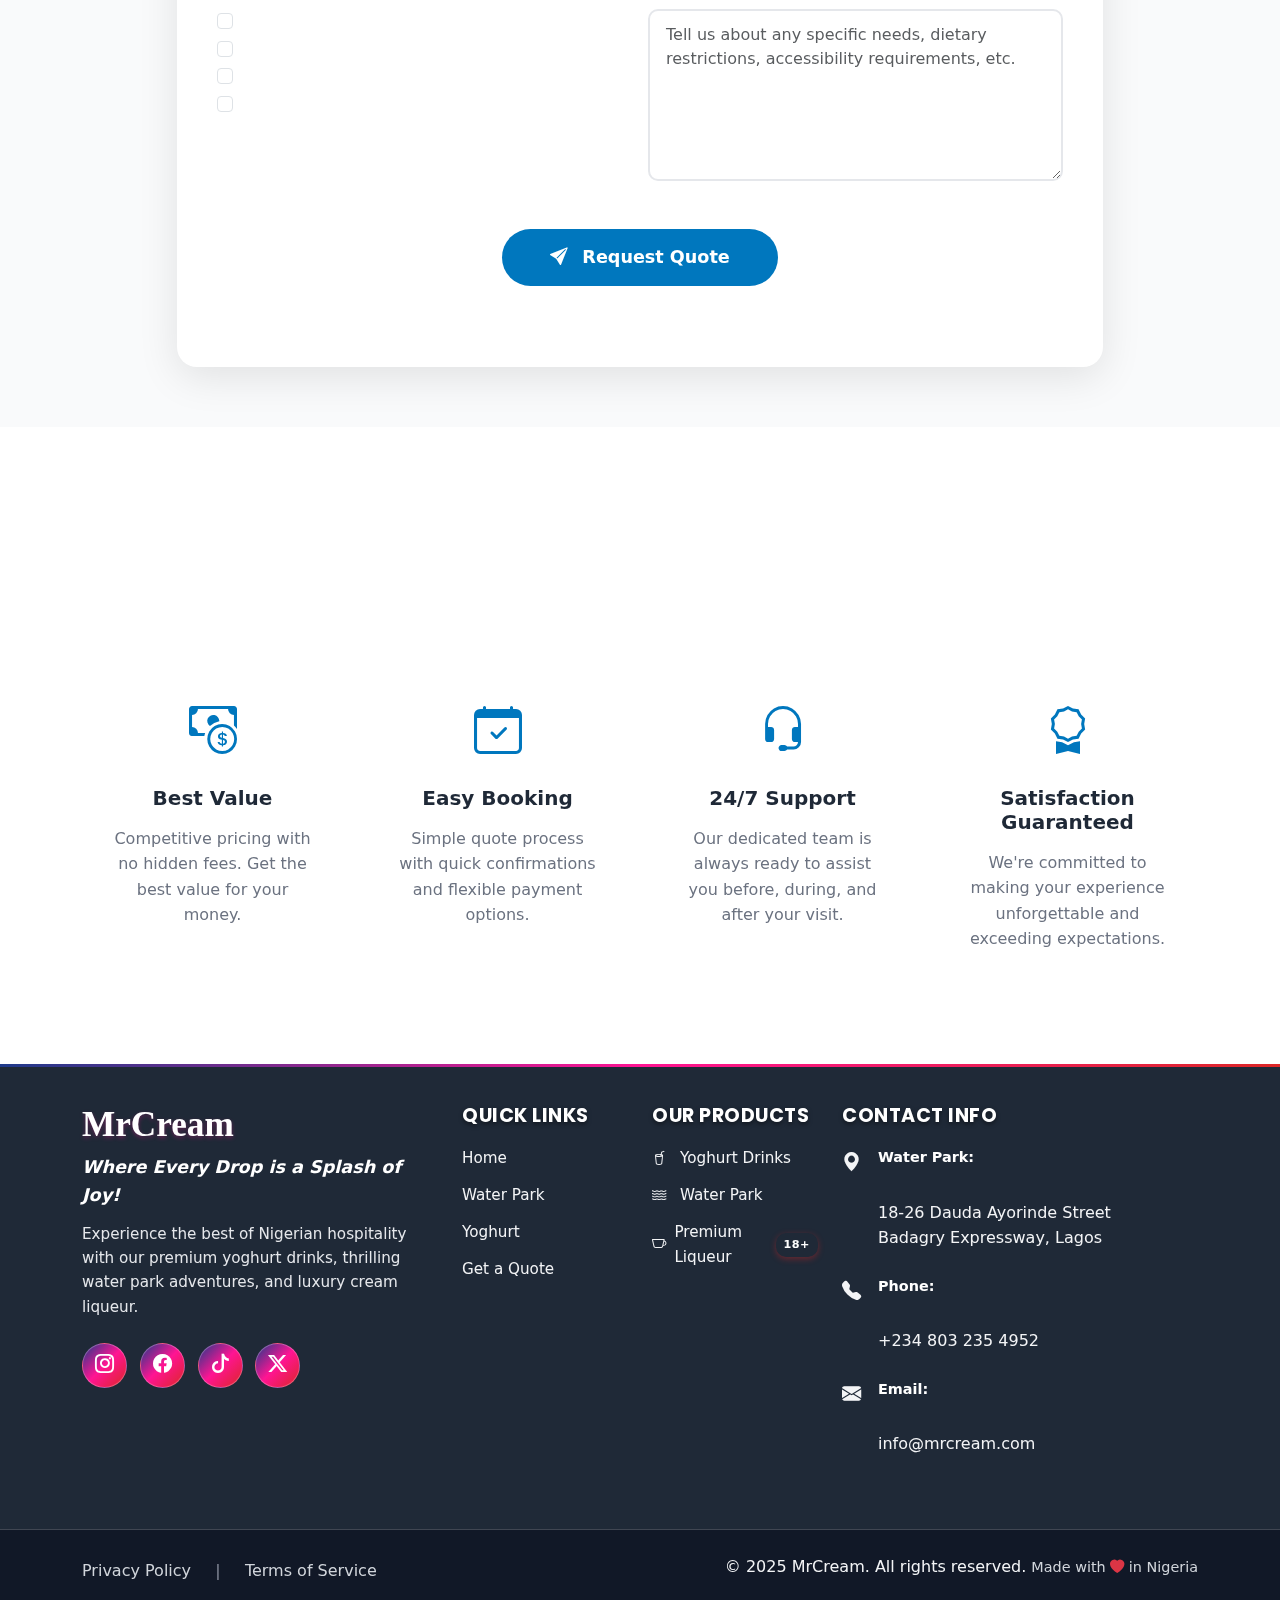
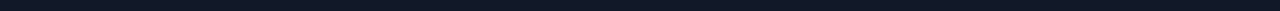
<file: frontend/quote.html>
<!DOCTYPE html>
<html lang="en">
<head>
    <meta charset="UTF-8">
    <meta name="viewport" content="width=device-width, initial-scale=1.0">
    <title>Get a Quote - MrCream Water Park</title>
    <meta name="description" content="Get a customized quote for your water park visit, event, or corporate outing at MrCream Water Park in Lagos, Nigeria.">

    <!-- Bootstrap CSS -->
    <link href="https://cdn.jsdelivr.net/npm/bootstrap@5.3.0/dist/css/bootstrap.min.css" rel="stylesheet">
    <!-- Bootstrap Icons -->
    <link rel="stylesheet" href="https://cdn.jsdelivr.net/npm/bootstrap-icons@1.11.0/font/bootstrap-icons.css">
    <!-- Google Fonts -->
    <link href="https://fonts.googleapis.com/css2?family=Poppins:wght@300;400;600;700;800&display=swap" rel="stylesheet">

    <!-- Custom CSS -->
    <link rel="stylesheet" href="css/main.css">
    <link rel="stylesheet" href="css/waterpark.css">
    <link rel="stylesheet" href="css/footer.css">

    <style>
        .quote-hero {
            background: linear-gradient(135deg, #0077BE 0%, #00A8E8 50%, #00C9FF 100%);
            min-height: 40vh;
            display: flex;
            align-items: center;
            padding-top: 100px;
            padding-bottom: 50px;
            position: relative;
            overflow: hidden;
        }

        .quote-hero::before {
            content: '';
            position: absolute;
            top: 0;
            left: 0;
            right: 0;
            bottom: 0;
            background:
                radial-gradient(circle at 20% 50%, rgba(255, 255, 255, 0.1) 0%, transparent 50%),
                radial-gradient(circle at 80% 50%, rgba(255, 255, 255, 0.15) 0%, transparent 50%);
        }

        .quote-hero h1 {
            color: white;
            font-weight: 800;
            position: relative;
            z-index: 2;
        }

        .quote-hero p {
            color: rgba(255, 255, 255, 0.9);
            font-size: 1.2rem;
            position: relative;
            z-index: 2;
        }

        .quote-form-section {
            background: #F9FAFB;
            padding: 60px 0;
        }

        .quote-form-container {
            background: white;
            border-radius: 20px;
            box-shadow: 0 10px 40px rgba(0, 0, 0, 0.1);
            padding: 40px;
            margin-top: -80px;
            position: relative;
            z-index: 10;
        }

        .package-selector {
            display: grid;
            grid-template-columns: repeat(auto-fit, minmax(200px, 1fr));
            gap: 1.5rem;
            margin-bottom: 2rem;
        }

        .package-option {
            background: #F3F4F6;
            border: 3px solid transparent;
            border-radius: 15px;
            padding: 1.5rem;
            text-align: center;
            cursor: pointer;
            transition: all 0.3s ease;
        }

        .package-option:hover {
            background: #E5E7EB;
            transform: translateY(-3px);
        }

        .package-option input[type="radio"] {
            display: none;
        }

        .package-option input[type="radio"]:checked + .package-content {
            color: #0077BE;
        }

        .package-option:has(input[type="radio"]:checked) {
            background: white;
            border-color: #0077BE;
            box-shadow: 0 4px 20px rgba(0, 119, 190, 0.2);
        }

        .package-icon {
            font-size: 2.5rem;
            margin-bottom: 1rem;
        }

        .package-name {
            font-weight: 700;
            font-size: 1.1rem;
            color: #1F2937;
        }

        .form-section-title {
            font-size: 1.3rem;
            font-weight: 700;
            color: #1F2937;
            margin-bottom: 1.5rem;
            padding-bottom: 0.75rem;
            border-bottom: 3px solid #0077BE;
        }

        .form-label {
            font-weight: 600;
            color: #374151;
            margin-bottom: 0.5rem;
        }

        .form-control, .form-select {
            border: 2px solid #E5E7EB;
            border-radius: 10px;
            padding: 12px 16px;
            transition: all 0.3s ease;
        }

        .form-control:focus, .form-select:focus {
            border-color: #0077BE;
            box-shadow: 0 0 0 3px rgba(0, 119, 190, 0.1);
        }

        .additional-info {
            background: #F3F4F6;
            padding: 2rem;
            border-radius: 15px;
            margin-top: 2rem;
        }

        .quote-summary {
            background: linear-gradient(135deg, #0077BE 0%, #00A8E8 100%);
            color: white;
            padding: 2rem;
            border-radius: 15px;
            margin-top: 2rem;
        }

        .quote-summary h4 {
            color: white;
            margin-bottom: 1.5rem;
        }

        .summary-item {
            display: flex;
            justify-content: space-between;
            padding: 0.75rem 0;
            border-bottom: 1px solid rgba(255, 255, 255, 0.2);
        }

        .summary-item:last-child {
            border-bottom: none;
        }

        .btn-submit-quote {
            background: #0077BE;
            color: white;
            padding: 15px 40px;
            border-radius: 30px;
            font-weight: 700;
            font-size: 1.1rem;
            border: none;
            transition: all 0.3s ease;
        }

        .btn-submit-quote:hover {
            background: #005A8F;
            transform: translateY(-2px);
            box-shadow: 0 8px 25px rgba(0, 119, 190, 0.3);
        }

        .benefits-section {
            padding: 4rem 0;
            background: white;
        }

        .benefit-card {
            text-align: center;
            padding: 2rem;
        }

        .benefit-icon {
            font-size: 3rem;
            color: #0077BE;
            margin-bottom: 1rem;
        }

        .benefit-card h5 {
            font-weight: 700;
            color: #1F2937;
            margin-bottom: 1rem;
        }

        .benefit-card p {
            color: #6B7280;
        }
    </style>
</head>
<body class="theme-waterpark">
    <!-- Navigation -->
    <nav class="navbar navbar-expand-lg fixed-top" id="mainNavbar">
        <div class="container">
            <!-- Logo -->
            <a class="navbar-brand d-flex align-items-center" href="index.html">
                <img src="images/logo/Logo.png" alt="MrCream Logo" style="height: 40px;" />
                <span class="brand-logo">MrCream</span>
            </a>

            <!-- Mobile Toggle -->
            <button class="navbar-toggler" type="button" data-bs-toggle="collapse" data-bs-target="#navbarNav">
                <span class="navbar-toggler-icon"></span>
            </button>

            <!-- Navigation Links -->
            <div class="collapse navbar-collapse" id="navbarNav">
                <ul class="navbar-nav ms-auto">
                    <li class="nav-item">
                        <a class="nav-link" href="index.html">Home</a>
                    </li>
                    <li class="nav-item">
                        <a class="nav-link" href="yoghurt.html">
                            <i class="bi bi-cup-straw me-1"></i>Yoghurt Drinks
                        </a>
                    </li>
                    <li class="nav-item">
                        <a class="nav-link active" href="waterpark.html">
                            <i class="bi bi-water me-1"></i>Water Park
                        </a>
                    </li>
                    <li class="nav-item">
                        <a class="nav-link" href="liqueur.html">
                            <i class="bi bi-cup me-1"></i>Premium Liqueur
                            <span class="badge bg-danger ms-1" style="font-size: 0.6rem;">18+</span>
                        </a>
                    </li>
                </ul>
            </div>
        </div>
    </nav>

    <!-- Hero Section -->
    <section class="quote-hero">
        <div class="container">
            <div class="row justify-content-center text-center">
                <div class="col-lg-8">
                    <h1 class="display-4 mb-3">Get Your Custom Quote</h1>
                    <p class="lead">Tell us about your visit and we'll create a personalized package just for you</p>
                </div>
            </div>
        </div>
    </section>

    <!-- Quote Form Section -->
    <section class="quote-form-section">
        <div class="container">
            <div class="row justify-content-center">
                <div class="col-lg-10">
                    <div class="quote-form-container">
                        <form id="quoteForm">
                            <!-- Package Type Selection -->
                            <div class="mb-5">
                                <h3 class="form-section-title">Select Your Package Type</h3>
                                <div class="package-selector">
                                    <label class="package-option">
                                        <input type="radio" name="package_type" value="family" checked>
                                        <div class="package-content">
                                            <div class="package-icon"><i class="bi bi-people-fill"></i></div>
                                            <div class="package-name">Individual & Family</div>
                                        </div>
                                    </label>

                                    <label class="package-option">
                                        <input type="radio" name="package_type" value="birthday">
                                        <div class="package-content">
                                            <div class="package-icon"><i class="bi bi-balloon-heart"></i></div>
                                            <div class="package-name">Birthday Party</div>
                                        </div>
                                    </label>

                                    <label class="package-option">
                                        <input type="radio" name="package_type" value="corporate">
                                        <div class="package-content">
                                            <div class="package-icon"><i class="bi bi-building"></i></div>
                                            <div class="package-name">Corporate Event</div>
                                        </div>
                                    </label>

                                    <label class="package-option">
                                        <input type="radio" name="package_type" value="school">
                                        <div class="package-content">
                                            <div class="package-icon"><i class="bi bi-backpack"></i></div>
                                            <div class="package-name">School Group</div>
                                        </div>
                                    </label>
                                </div>
                            </div>

                            <!-- Contact Information -->
                            <div class="mb-5">
                                <h3 class="form-section-title">Contact Information</h3>
                                <div class="row g-3">
                                    <div class="col-md-6">
                                        <label for="fullName" class="form-label">Full Name *</label>
                                        <input type="text" class="form-control" id="fullName" required>
                                    </div>
                                    <div class="col-md-6">
                                        <label for="email" class="form-label">Email Address *</label>
                                        <input type="email" class="form-control" id="email" required>
                                    </div>
                                    <div class="col-md-6">
                                        <label for="phone" class="form-label">Phone Number *</label>
                                        <input type="tel" class="form-control" id="phone" required>
                                    </div>
                                    <div class="col-md-6">
                                        <label for="organization" class="form-label">Organization/Company (Optional)</label>
                                        <input type="text" class="form-control" id="organization">
                                    </div>
                                </div>
                            </div>

                            <!-- Visit Details -->
                            <div class="mb-5">
                                <h3 class="form-section-title">Visit Details</h3>
                                <div class="row g-3">
                                    <div class="col-md-6">
                                        <label for="visitDate" class="form-label">Preferred Date *</label>
                                        <input type="date" class="form-control" id="visitDate" required>
                                    </div>
                                    <div class="col-md-6">
                                        <label for="visitTime" class="form-label">Preferred Time *</label>
                                        <select class="form-select" id="visitTime" required>
                                            <option value="">Select time...</option>
                                            <option value="morning">Morning (9am - 12pm)</option>
                                            <option value="afternoon">Afternoon (12pm - 3pm)</option>
                                            <option value="evening">Evening (3pm - 6pm)</option>
                                            <option value="fullday">Full Day</option>
                                        </select>
                                    </div>
                                    <div class="col-md-6">
                                        <label for="numAdults" class="form-label">Number of Adults *</label>
                                        <input type="number" class="form-control" id="numAdults" min="0" value="2" required>
                                    </div>
                                    <div class="col-md-6">
                                        <label for="numChildren" class="form-label">Number of Children (Under 12) *</label>
                                        <input type="number" class="form-control" id="numChildren" min="0" value="0" required>
                                    </div>
                                </div>
                            </div>

                            <!-- Additional Requirements -->
                            <div class="mb-5">
                                <h3 class="form-section-title">Additional Requirements</h3>
                                <div class="row g-3">
                                    <div class="col-md-6">
                                        <label class="form-label">Services Required (Select all that apply)</label>
                                        <div class="form-check">
                                            <input class="form-check-input" type="checkbox" id="foodCatering">
                                            <label class="form-check-label" for="foodCatering">
                                                Food & Catering
                                            </label>
                                        </div>
                                        <div class="form-check">
                                            <input class="form-check-input" type="checkbox" id="decoration">
                                            <label class="form-check-label" for="decoration">
                                                Decorations & Setup
                                            </label>
                                        </div>
                                        <div class="form-check">
                                            <input class="form-check-input" type="checkbox" id="photography">
                                            <label class="form-check-label" for="photography">
                                                Photography/Videography
                                            </label>
                                        </div>
                                        <div class="form-check">
                                            <input class="form-check-input" type="checkbox" id="vipArea">
                                            <label class="form-check-label" for="vipArea">
                                                Private/VIP Area
                                            </label>
                                        </div>
                                    </div>
                                    <div class="col-md-6">
                                        <label for="specialRequests" class="form-label">Special Requests or Requirements</label>
                                        <textarea class="form-control" id="specialRequests" rows="6" placeholder="Tell us about any specific needs, dietary restrictions, accessibility requirements, etc."></textarea>
                                    </div>
                                </div>
                            </div>

                            <!-- Submit Button -->
                            <div class="text-center">
                                <button type="submit" class="btn btn-submit-quote px-5">
                                    <i class="bi bi-send-fill me-2"></i>
                                    Request Quote
                                </button>
                                <p class="text-muted mt-3 mb-0">
                                    <i class="bi bi-info-circle me-1"></i>
                                    Our team will respond within 24 hours with your customized quote
                                </p>
                            </div>
                        </form>
                    </div>
                </div>
            </div>
        </div>
    </section>

    <!-- Benefits Section -->
    <section class="benefits-section">
        <div class="container">
            <div class="row text-center mb-5">
                <div class="col-12">
                    <h2 class="display-5 fw-bold mb-3">Why Book With Us?</h2>
                    <p class="lead text-muted">Experience the MrCream difference</p>
                </div>
            </div>
            <div class="row g-4">
                <div class="col-lg-3 col-md-6">
                    <div class="benefit-card">
                        <div class="benefit-icon"><i class="bi bi-cash-coin"></i></div>
                        <h5>Best Value</h5>
                        <p>Competitive pricing with no hidden fees. Get the best value for your money.</p>
                    </div>
                </div>
                <div class="col-lg-3 col-md-6">
                    <div class="benefit-card">
                        <div class="benefit-icon"><i class="bi bi-calendar-check"></i></div>
                        <h5>Easy Booking</h5>
                        <p>Simple quote process with quick confirmations and flexible payment options.</p>
                    </div>
                </div>
                <div class="col-lg-3 col-md-6">
                    <div class="benefit-card">
                        <div class="benefit-icon"><i class="bi bi-headset"></i></div>
                        <h5>24/7 Support</h5>
                        <p>Our dedicated team is always ready to assist you before, during, and after your visit.</p>
                    </div>
                </div>
                <div class="col-lg-3 col-md-6">
                    <div class="benefit-card">
                        <div class="benefit-icon"><i class="bi bi-award"></i></div>
                        <h5>Satisfaction Guaranteed</h5>
                        <p>We're committed to making your experience unforgettable and exceeding expectations.</p>
                    </div>
                </div>
            </div>
        </div>
    </section>

    <!-- Footer -->
    <footer class="footer-section">
        <!-- Main Footer -->
        <div class="main-footer">
            <div class="container">
                <div class="row">
                    <!-- Company Info -->
                    <div class="col-lg-4 col-md-6 mb-4">
                        <div class="footer-brand">
                            <h3 class="brand-logo-footer">MrCream</h3>
                            <p class="footer-tagline">Where Every Drop is a Splash of Joy!</p>
                            <p class="footer-description">
                                Experience the best of Nigerian hospitality with our premium yoghurt drinks,
                                thrilling water park adventures, and luxury cream liqueur.
                            </p>

                            <!-- Social Media Links -->
                            <div class="social-links">
                                <a href="#" class="social-link" title="Instagram">
                                    <i class="bi bi-instagram"></i>
                                </a>
                                <a href="#" class="social-link" title="Facebook">
                                    <i class="bi bi-facebook"></i>
                                </a>
                                <a href="#" class="social-link" title="TikTok">
                                    <i class="bi bi-tiktok"></i>
                                </a>
                                <a href="#" class="social-link" title="Twitter">
                                    <i class="bi bi-twitter-x"></i>
                                </a>
                            </div>
                        </div>
                    </div>

                    <!-- Quick Links -->
                    <div class="col-lg-2 col-md-6 mb-4">
                        <h5 class="footer-title">Quick Links</h5>
                        <ul class="footer-links">
                            <li><a href="index.html">Home</a></li>
                            <li><a href="waterpark.html">Water Park</a></li>
                            <li><a href="yoghurt.html">Yoghurt</a></li>
                            <li><a href="quote.html">Get a Quote</a></li>
                        </ul>
                    </div>

                    <!-- Products -->
                    <div class="col-lg-2 col-md-6 mb-4">
                        <h5 class="footer-title">Our Products</h5>
                        <ul class="footer-links">
                            <li>
                                <a href="yoghurt.html">
                                    <i class="bi bi-cup-straw me-2"></i>
                                    Yoghurt Drinks
                                </a>
                            </li>
                            <li>
                                <a href="waterpark.html">
                                    <i class="bi bi-water me-2"></i>
                                    Water Park
                                </a>
                            </li>
                            <li>
                                <a href="liqueur.html">
                                    <i class="bi bi-cup me-2"></i>
                                    Premium Liqueur
                                    <span class="age-badge-small">18+</span>
                                </a>
                            </li>
                        </ul>
                    </div>

                    <!-- Contact Info -->
                    <div class="col-lg-4 col-md-6 mb-4">
                        <h5 class="footer-title">Contact Info</h5>
                        <div class="contact-info">
                            <div class="contact-item">
                                <i class="bi bi-geo-alt-fill"></i>
                                <div>
                                    <strong>Water Park:</strong><br>
                                    18-26 Dauda Ayorinde Street<br>
                                    Badagry Expressway, Lagos
                                </div>
                            </div>

                            <div class="contact-item">
                                <i class="bi bi-telephone-fill"></i>
                                <div>
                                    <strong>Phone:</strong><br>
                                    <a href="tel:+2348032354952">+234 803 235 4952</a>
                                </div>
                            </div>

                            <div class="contact-item">
                                <i class="bi bi-envelope-fill"></i>
                                <div>
                                    <strong>Email:</strong><br>
                                    <a href="mailto:info@mrcream.com">info@mrcream.com</a>
                                </div>
                            </div>
                        </div>
                    </div>
                </div>
            </div>
        </div>

        <!-- Bottom Footer -->
        <div class="footer-bottom">
            <div class="container">
                <div class="row align-items-center">
                    <div class="col-lg-6 mb-3 mb-lg-0">
                        <div class="footer-bottom-links">
                            <a href="#privacy">Privacy Policy</a>
                            <span class="separator">|</span>
                            <a href="#terms">Terms of Service</a>
                        </div>
                    </div>
                    <div class="col-lg-6 text-lg-end">
                        <div class="footer-bottom-content">
                            <p class="copyright-text">
                                © 2025 MrCream. All rights reserved.
                                <span class="made-with">Made with <i class="bi bi-heart-fill text-danger"></i> in Nigeria</span>
                            </p>
                        </div>
                    </div>
                </div>
            </div>
        </div>

        <!-- Back to Top Button -->
        <button class="back-to-top" id="backToTop">
            <i class="bi bi-arrow-up"></i>
        </button>
    </footer>

    <!-- Bootstrap JS -->
    <script src="https://cdn.jsdelivr.net/npm/bootstrap@5.3.0/dist/js/bootstrap.bundle.min.js"></script>
    <!-- Custom JS -->
    <script src="js/main.js"></script>

    <script>
        // Get URL parameters to pre-select package type
        const urlParams = new URLSearchParams(window.location.search);
        const packageType = urlParams.get('type');
        if (packageType) {
            const radioButton = document.querySelector(`input[name="package_type"][value="${packageType}"]`);
            if (radioButton) {
                radioButton.checked = true;
            }
        }

        // Set minimum date to today
        const dateInput = document.getElementById('visitDate');
        const today = new Date().toISOString().split('T')[0];
        dateInput.setAttribute('min', today);

        // Form submission
        document.getElementById('quoteForm').addEventListener('submit', function(e) {
            e.preventDefault();

            // Get form data
            const formData = {
                packageType: document.querySelector('input[name="package_type"]:checked').value,
                fullName: document.getElementById('fullName').value,
                email: document.getElementById('email').value,
                phone: document.getElementById('phone').value,
                organization: document.getElementById('organization').value,
                visitDate: document.getElementById('visitDate').value,
                visitTime: document.getElementById('visitTime').value,
                numAdults: document.getElementById('numAdults').value,
                numChildren: document.getElementById('numChildren').value,
                services: {
                    foodCatering: document.getElementById('foodCatering').checked,
                    decoration: document.getElementById('decoration').checked,
                    photography: document.getElementById('photography').checked,
                    vipArea: document.getElementById('vipArea').checked
                },
                specialRequests: document.getElementById('specialRequests').value
            };

            // Here you would typically send this to your backend
            console.log('Quote Request:', formData);

            // Show success message
            alert('Thank you for your quote request! Our team will contact you within 24 hours with a personalized quote for your visit.');

            // Optionally redirect
            // window.location.href = 'thank-you.html';
        });

        // Back to top button
        const backToTopButton = document.getElementById('backToTop');

        window.addEventListener('scroll', function() {
            if (window.scrollY > 300) {
                backToTopButton.style.display = 'block';
            } else {
                backToTopButton.style.display = 'none';
            }
        });

        backToTopButton.addEventListener('click', function() {
            window.scrollTo({
                top: 0,
                behavior: 'smooth'
            });
        });

        // Navbar scroll effect
        window.addEventListener('scroll', function() {
            const navbar = document.getElementById('mainNavbar');
            if (window.scrollY > 50) {
                navbar.classList.add('scrolled');
            } else {
                navbar.classList.remove('scrolled');
            }
        });
    </script>
</body>
</html>
</file>
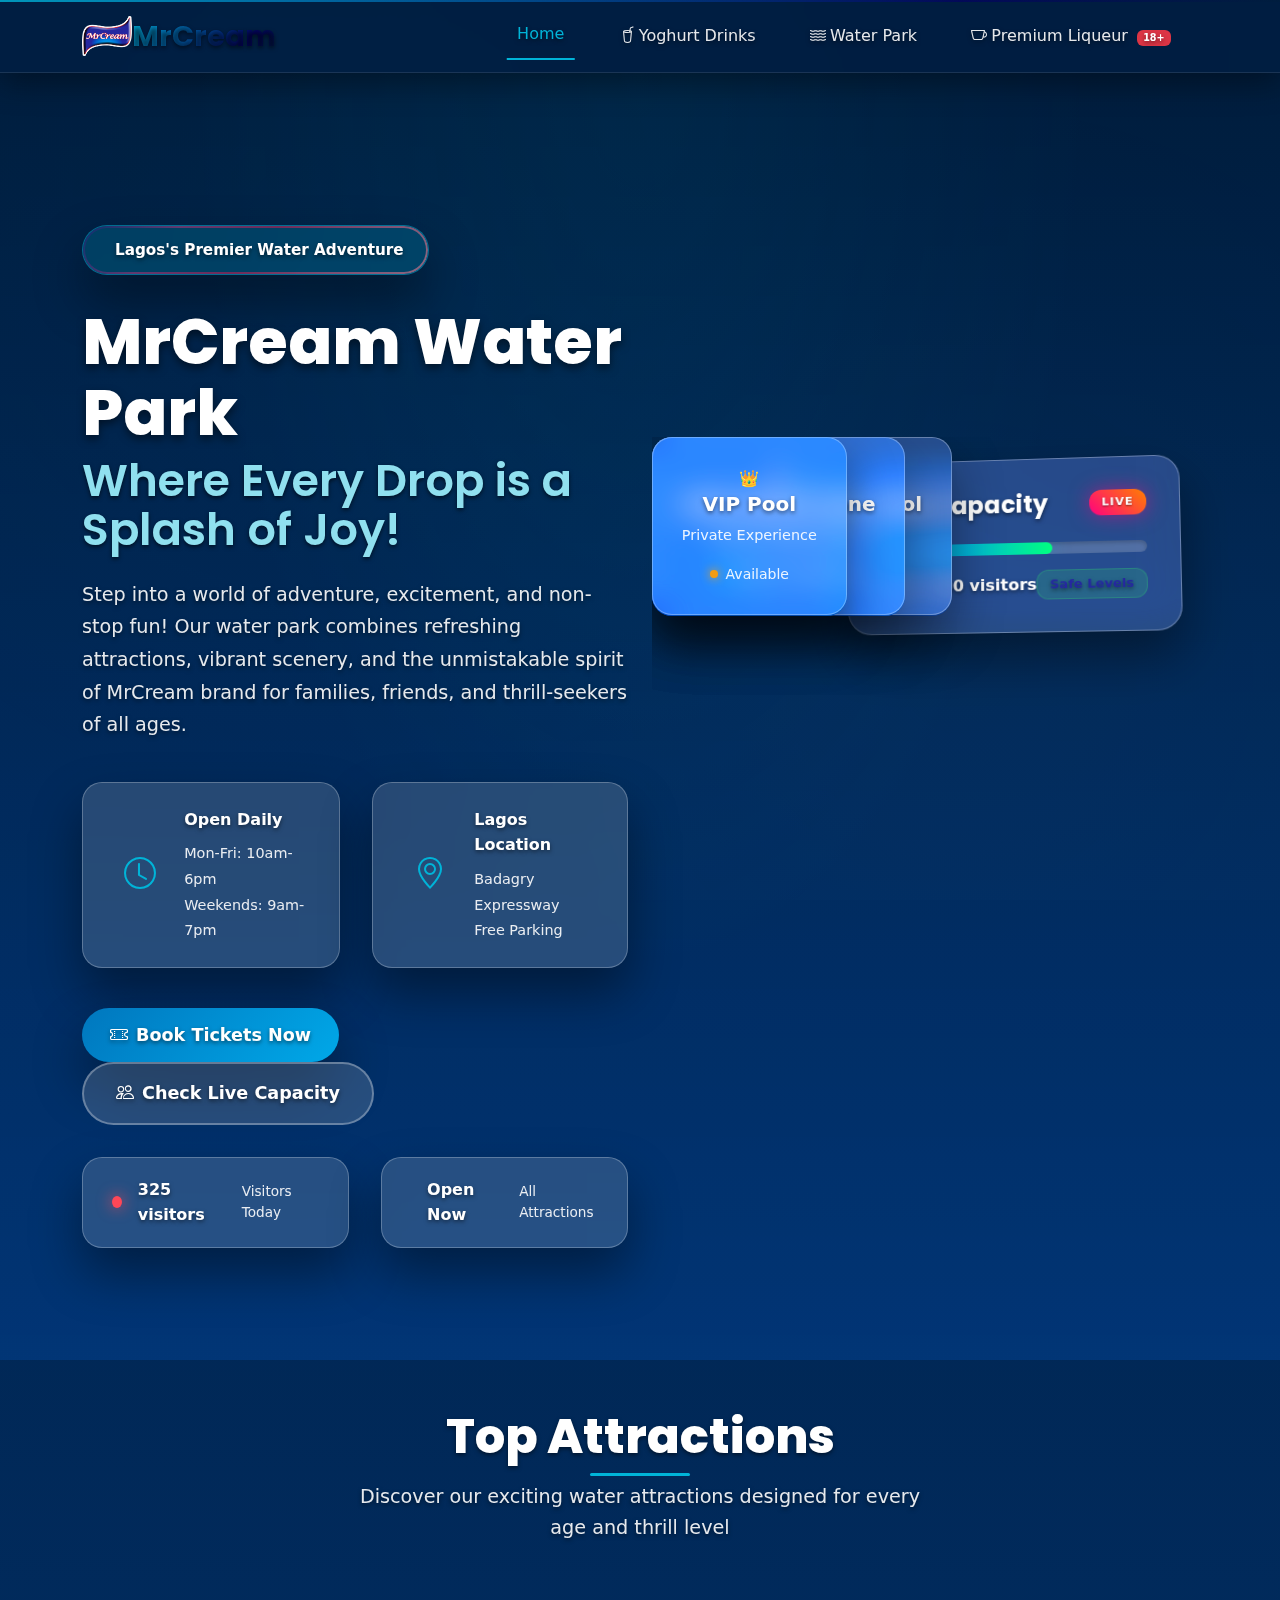
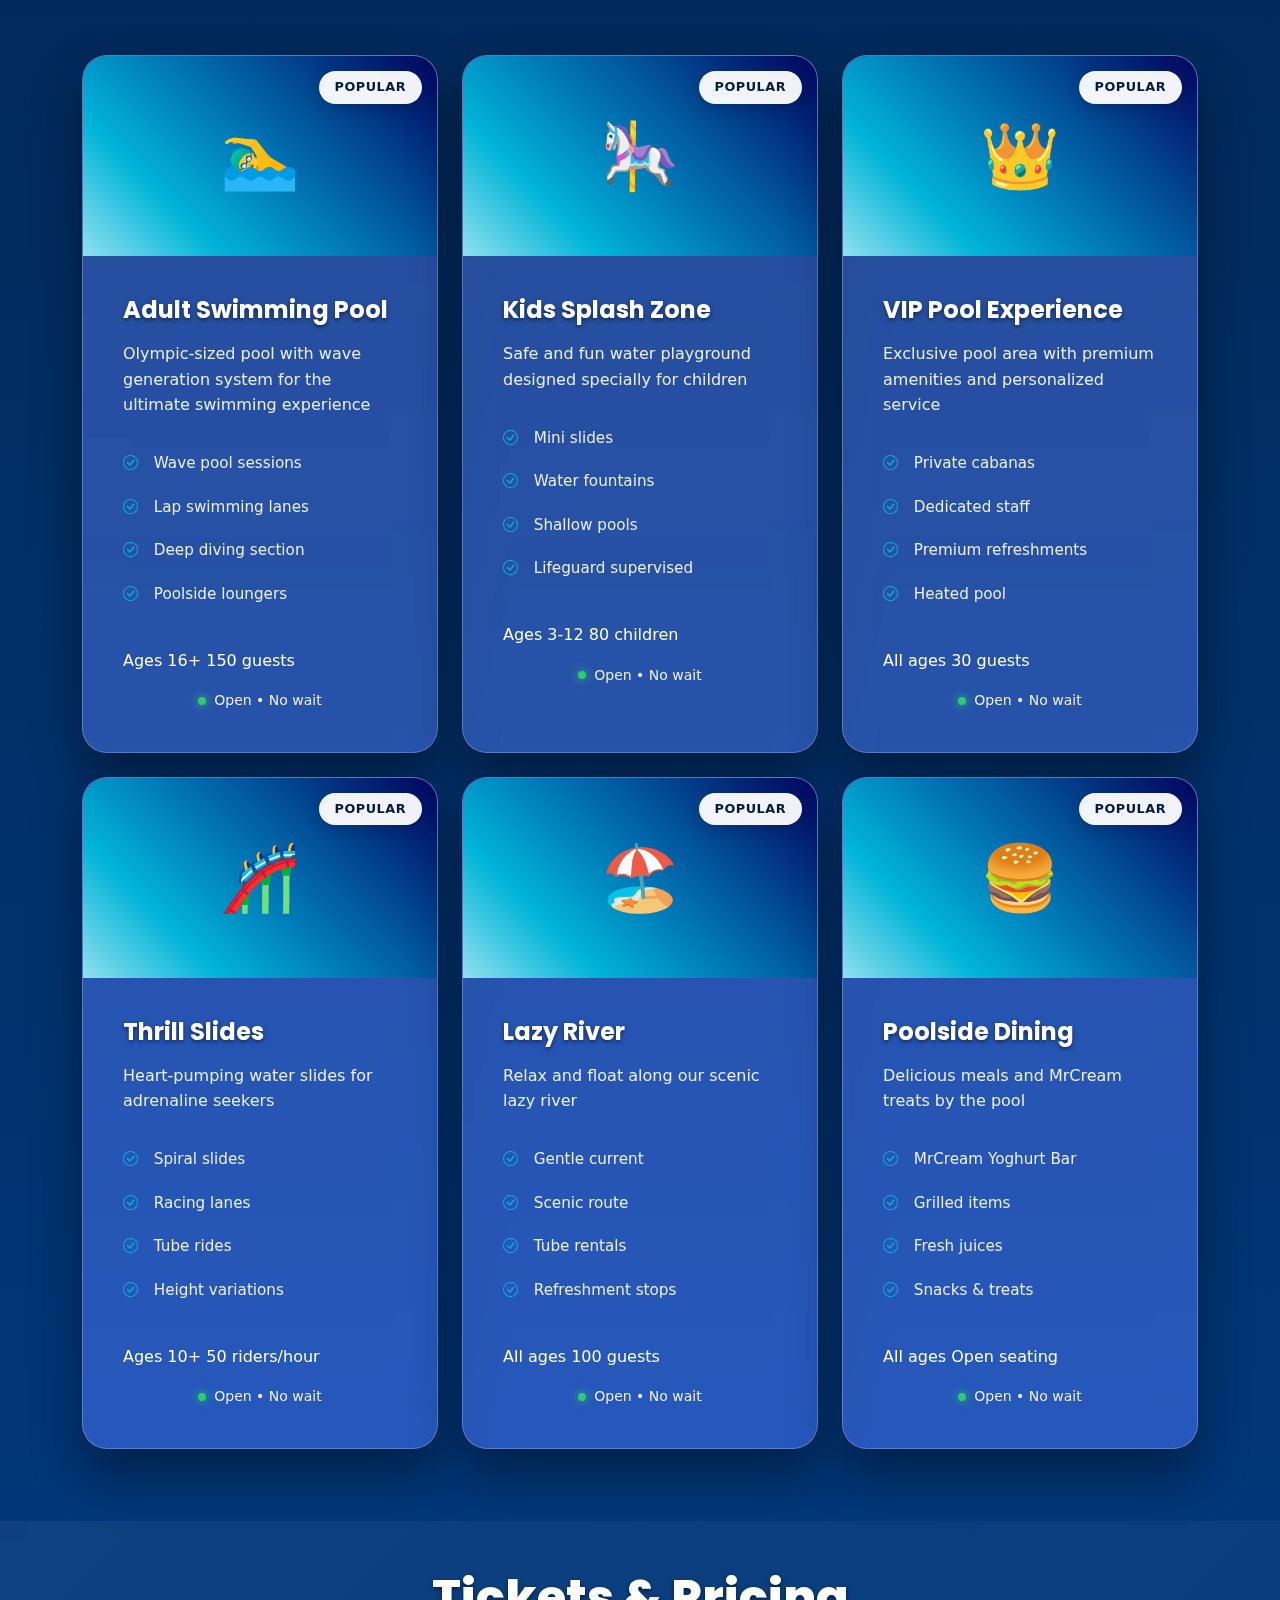
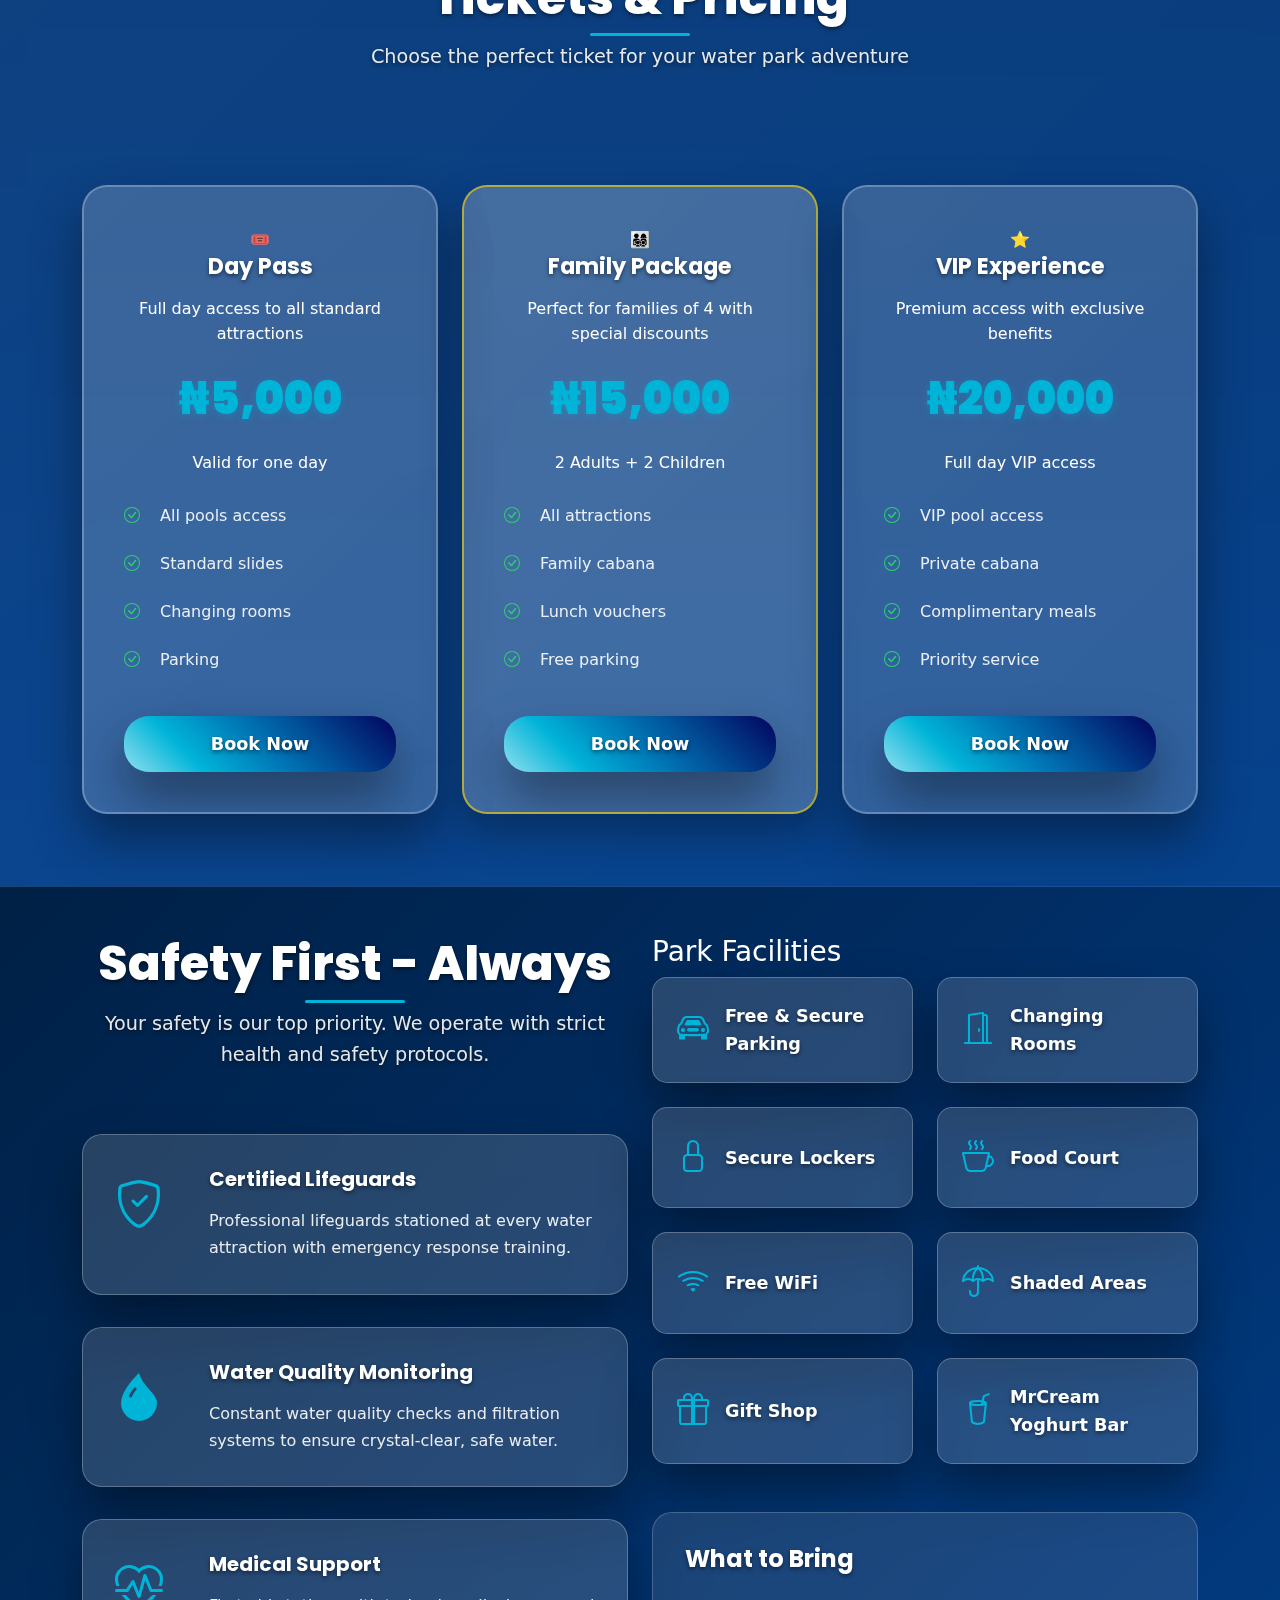
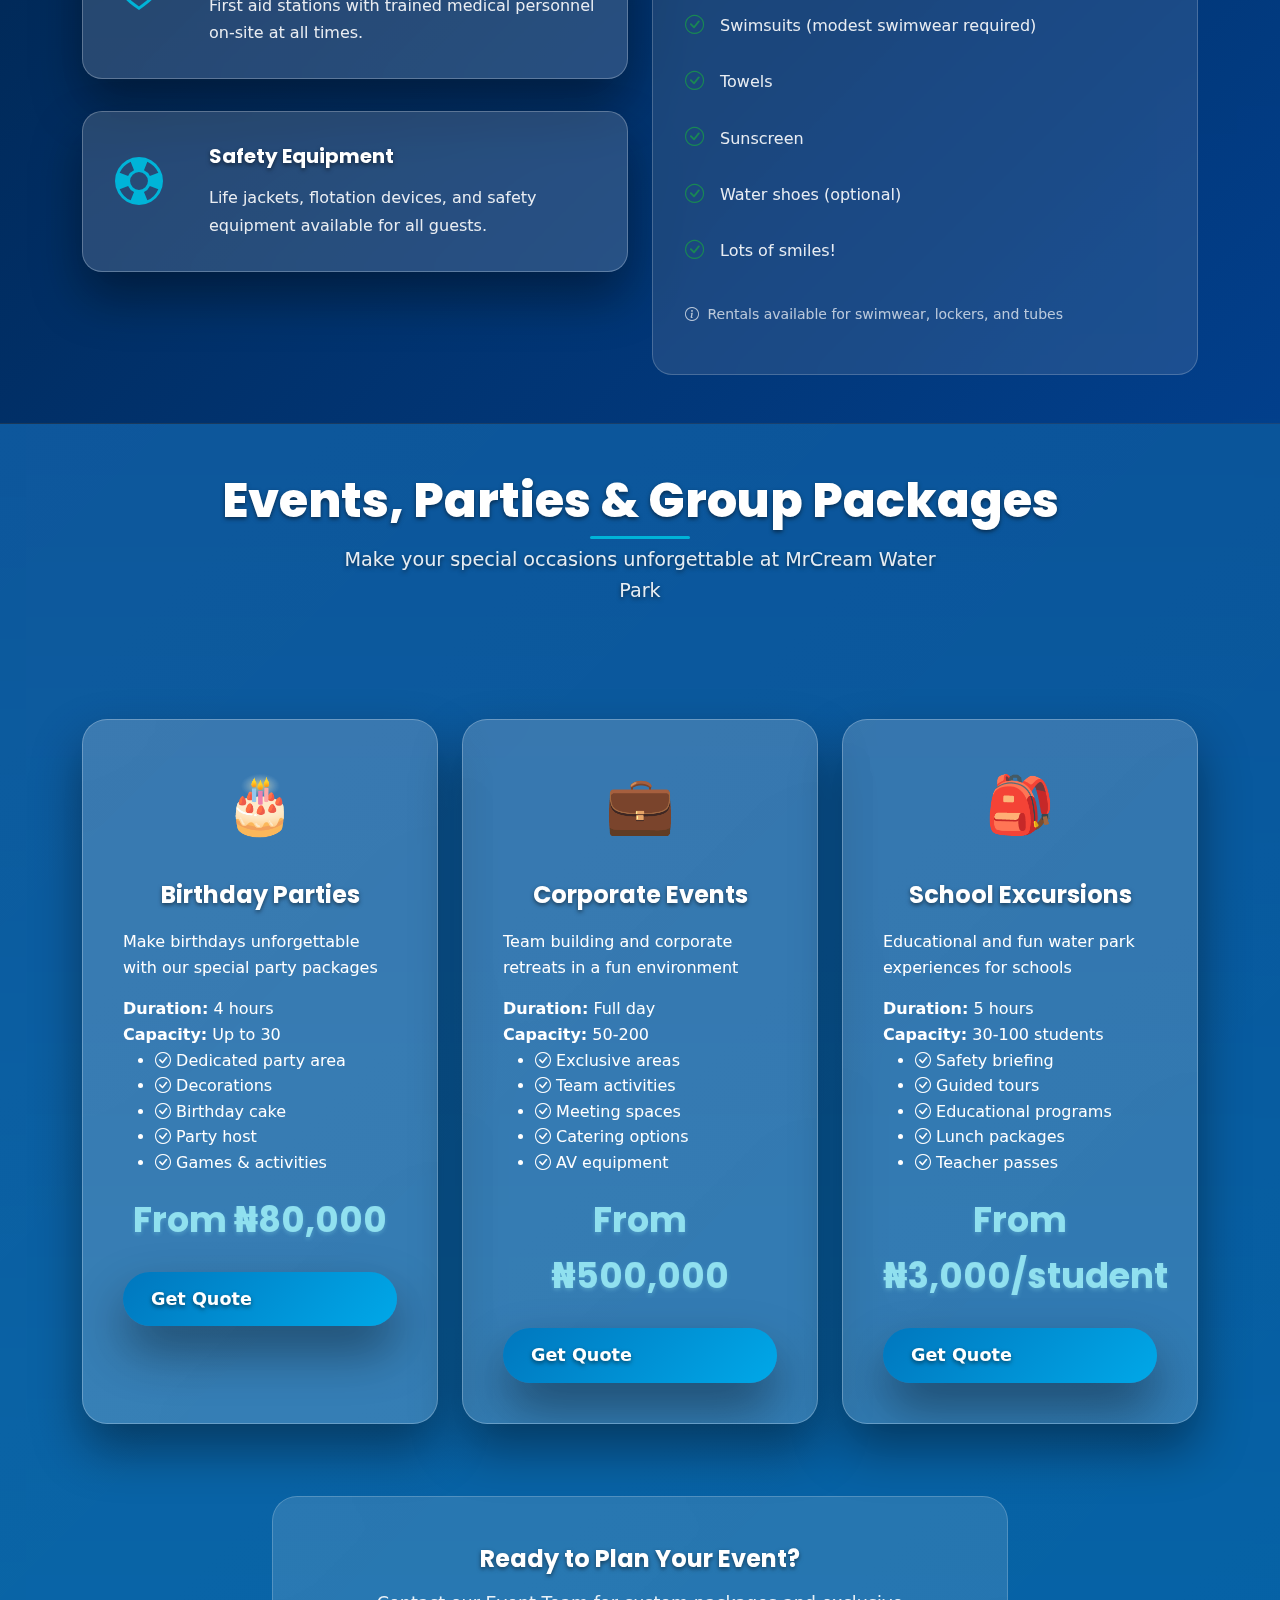
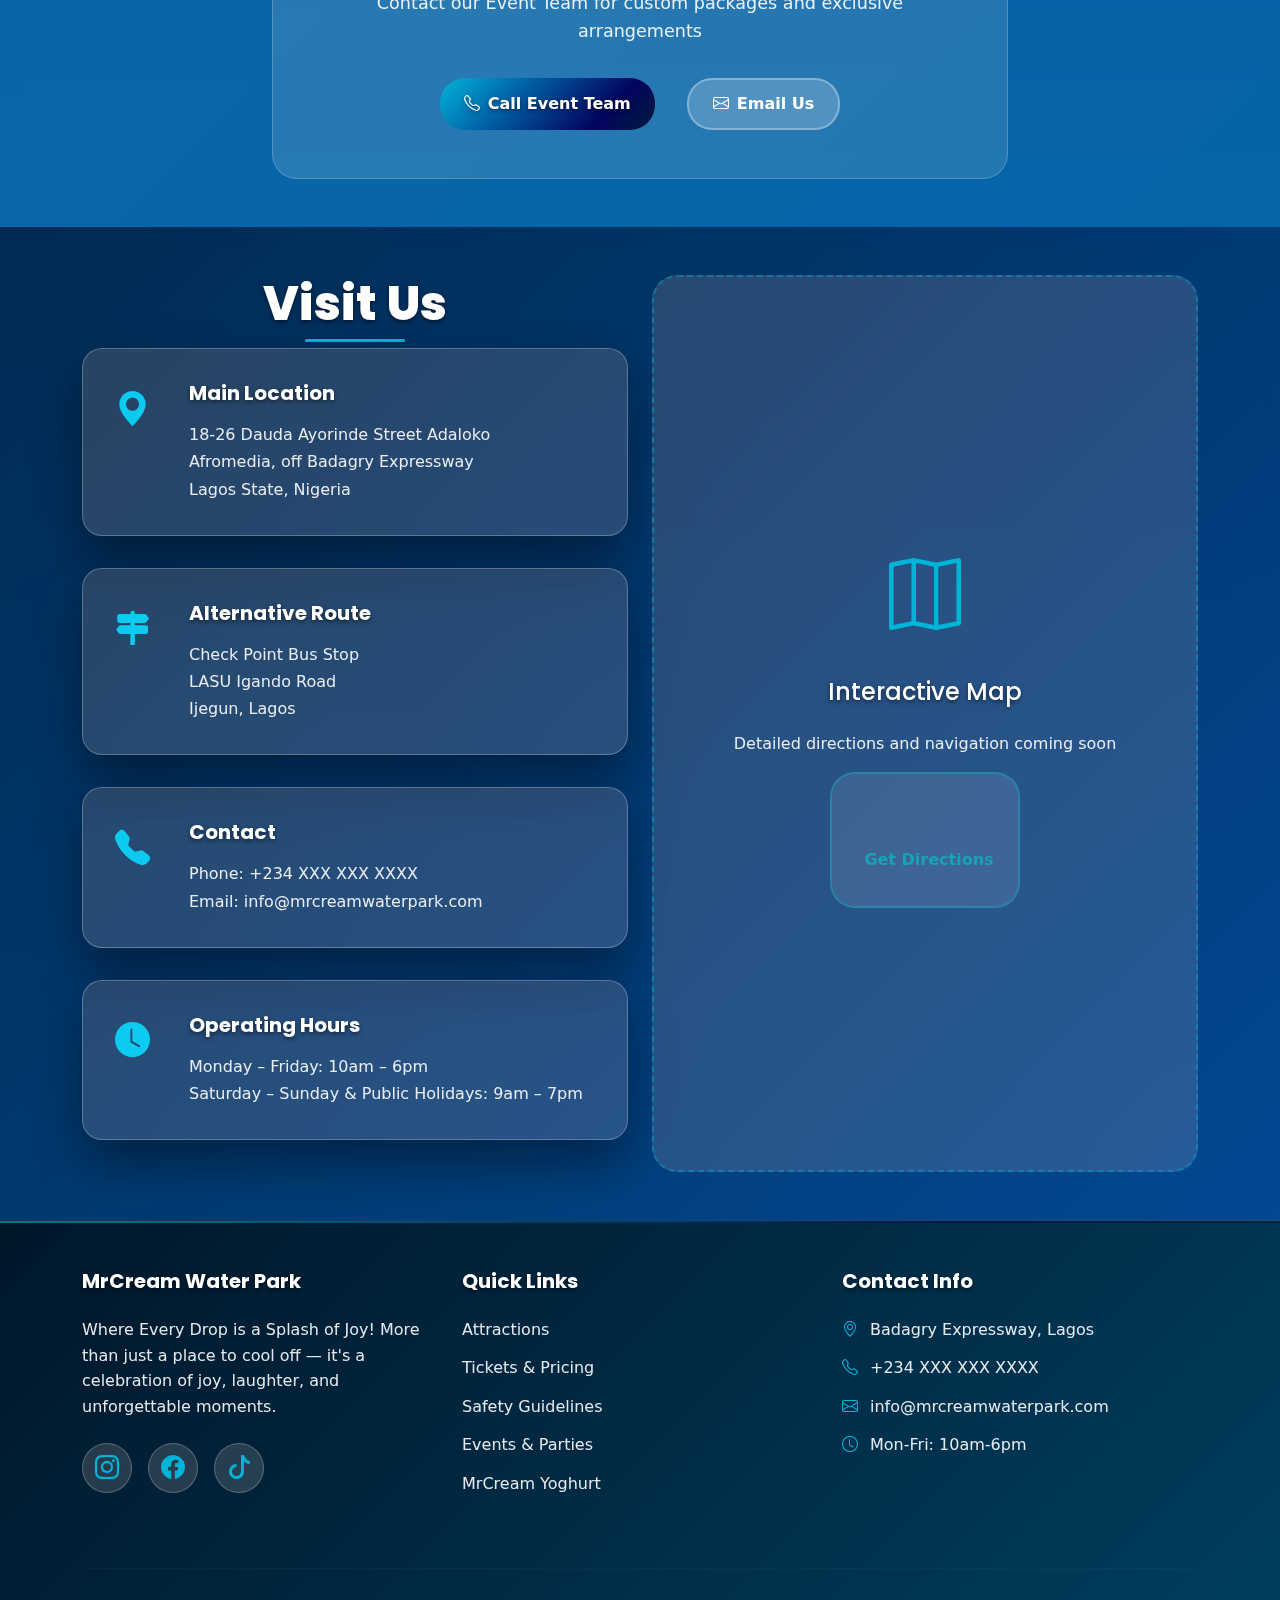
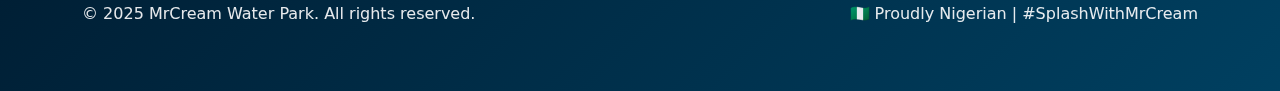
<file: frontend/waterpark.html>
<!DOCTYPE html>
<html lang="en">
<head>
    <meta charset="UTF-8">
    <meta name="viewport" content="width=device-width, initial-scale=1.0">
    <title>MrCream Water Park - Where Every Drop is a Splash of Joy!</title>
    <meta name="description" content="Experience the ultimate destination for families and thrill-seekers at MrCream Water Park. Swimming pools, kids zone, rides, and unforgettable fun in Lagos, Nigeria.">
    
    <!-- Bootstrap CSS -->
    <link href="https://cdn.jsdelivr.net/npm/bootstrap@5.3.0/dist/css/bootstrap.min.css" rel="stylesheet">
    <!-- Bootstrap Icons -->
    <link rel="stylesheet" href="https://cdn.jsdelivr.net/npm/bootstrap-icons@1.11.0/font/bootstrap-icons.css">
    <!-- Google Fonts -->
    <link href="https://fonts.googleapis.com/css2?family=Poppins:wght@300;400;600;700&family=Dancing+Script:wght@400;700&display=swap" rel="stylesheet">
    
    <!-- Custom CSS -->
    <link rel="stylesheet" href="css/main.css">
    <link rel="stylesheet" href="css/waterpark.css">
</head>
<body class="theme-waterpark">
    <!-- Navigation -->
    <nav class="navbar navbar-expand-lg fixed-top" id="mainNavbar">
    <div class="container">

    <!-- Logo -->
        <a class="navbar-brand d-flex align-items-center" href="index.html">
            
            <img src="images/logo/Logo.png" alt="MrCream Logo" style="height: 40px;" />
            <span class="brand-logo">MrCream</span>
        </a>
    

    <!-- Mobile Toggle -->
        <button class="navbar-toggler" type="button" data-bs-toggle="collapse" data-bs-target="#navbarNav">
            <span class="navbar-toggler-icon"></span>
        </button>

        <!-- Navigation Links -->
        <div class="collapse navbar-collapse" id="navbarNav">
        <ul class="navbar-nav ms-auto">
            <li class="nav-item">
                <a class="nav-link active" href="index.html">Home</a>
                </li>
            <li class="nav-item">
                <a class="nav-link" href="yoghurt.html">
                    <i class="bi bi-cup-straw me-1"></i>Yoghurt Drinks
                </a>
            </li>
            <li class="nav-item">
                <a class="nav-link" href="waterpark.html">
                    <i class="bi bi-water me-1"></i>Water Park
                </a>
            </li>
            <li class="nav-item">
                <a class="nav-link" href="liqueur.html">
                    <i class="bi bi-cup me-1"></i>Premium Liqueur
                    <span class="badge bg-danger ms-1" style="font-size: 0.6rem;">18+</span>
                </a>
            </li>
        </ul>
        </div>

        </div>
    </nav>

    <!-- Water Park Hero Section -->
    <section class="waterpark-hero-modern">
        <div class="container">
            <div class="row align-items-center min-vh-100">
                <!-- Left Content -->
                <div class="col-lg-6 col-md-12">
                    <div class="hero-content-waterpark">
                        <!-- Badge -->
                        <div class="hero-badge waterpark-badge">
                            <i class="bi bi-waves me-2"></i>
                            Lagos's Premier Water Adventure
                        </div>
                        
                        <!-- Main Heading -->
                        <h1 class="hero-title-waterpark">
                            MrCream Water Park
                            <span class="highlight-text-waterpark">Where Every Drop is a Splash of Joy!</span>
                        </h1>
                        
                        <!-- Description -->
                        <p class="hero-description-waterpark">
                            Step into a world of adventure, excitement, and non-stop fun! Our water park combines 
                            refreshing attractions, vibrant scenery, and the unmistakable spirit of MrCream brand 
                            for families, friends, and thrill-seekers of all ages.
                        </p>
                        
                        <!-- Quick Info -->
                        <div class="quick-info-row">
                            <div class="info-item">
                                <div class="info-icon">
                                    <i class="bi bi-clock"></i>
                                </div>
                                <div class="info-content">
                                    <strong>Open Daily</strong>
                                    <small>Mon-Fri: 10am-6pm<br>Weekends: 9am-7pm</small>
                                </div>
                            </div>
                            <div class="info-item">
                                <div class="info-icon">
                                    <i class="bi bi-geo-alt"></i>
                                </div>
                                <div class="info-content">
                                    <strong>Lagos Location</strong>
                                    <small>Badagry Expressway<br>Free Parking</small>
                                </div>
                            </div>
                        </div>
                        
                        <!-- CTA Buttons -->
                        <div class="hero-cta-group">
                            <button class="btn btn-primary-waterpark btn-lg" onclick="showTicketModal()">
                                <i class="bi bi-ticket-perforated me-2"></i>
                                Book Tickets Now
                            </button>
                            <button class="btn btn-outline-waterpark btn-lg" onclick="checkCapacity()">
                                <i class="bi bi-people me-2"></i>
                                Check Live Capacity
                            </button>
                        </div>
                        
                        <!-- Live Stats -->
                        <div class="live-stats">
                            <div class="stat-item-live">
                                <span class="live-indicator"></span>
                                <strong id="current-visitors">Loading...</strong>
                                <small>Visitors Today</small>
                            </div>
                            <div class="stat-item-live">
                                <span class="status-indicator open"></span>
                                <strong>Open Now</strong>
                                <small>All Attractions</small>
                            </div>
                        </div>
                    </div>
                </div>
                
                <!-- Right Visual -->
                <div class="col-lg-6 col-md-12">
                    <div class="hero-visual-waterpark">
                        <!-- Live Capacity Card -->
                        <div class="capacity-card">
                            <div class="capacity-header">
                                <h4>Live Capacity</h4>
                                <span class="live-badge">LIVE</span>
                            </div>
                            <div class="capacity-meter">
                                <div class="capacity-fill" id="capacity-fill" style="width: 65%"></div>
                            </div>
                            <div class="capacity-info">
                                <span id="capacity-text">335 / 500 visitors</span>
                                <span class="capacity-status safe">Safe Levels</span>
                            </div>
                        </div>
                        
                        <!-- Floating Attraction Cards -->
                        <div class="floating-attraction-card adult-pool">
                            <div class="attraction-icon">🏊‍♂️</div>
                            <h5>Adult Swimming Pool</h5>
                            <p>Wave Pool Experience</p>
                            <div class="attraction-status">
                                <span class="status-dot open"></span>
                                <small>Open • No Wait</small>
                            </div>
                        </div>
                        
                        <div class="floating-attraction-card kids-zone">
                            <div class="attraction-icon">🎠</div>
                            <h5>Kids Splash Zone</h5>
                            <p>Safe & Supervised</p>
                            <div class="attraction-status">
                                <span class="status-dot open"></span>
                                <small>Open • No Wait</small>
                            </div>
                        </div>
                        
                        <div class="floating-attraction-card vip-pool">
                            <div class="attraction-icon">👑</div>
                            <h5>VIP Pool</h5>
                            <p>Private Experience</p>
                            <div class="attraction-status">
                                <span class="status-dot available"></span>
                                <small>Available</small>
                            </div>
                        </div>
                        
                        <!-- Background Water Animation -->
                        <div class="water-animation">
                            <div class="wave wave1"></div>
                            <div class="wave wave2"></div>
                            <div class="wave wave3"></div>
                        </div>
                    </div>
                </div>
            </div>
        </div>
    </section>

    <!-- Attractions Section -->
    <section class="attractions-section py-5">
        <div class="container">
            <div class="row">
                <div class="col-12 text-center mb-5">
                    <h2 class="section-title">Top Attractions</h2>
                    <p class="section-subtitle">Discover our exciting water attractions designed for every age and thrill level</p>
                </div>
            </div>
            
            <div id="attractions-grid" class="row">
                <!-- Attractions will be loaded here via JavaScript -->
                <div class="col-12">
                    <div class="loading-container text-center py-5">
                        <div class="spinner-border text-info mb-3" role="status">
                            <span class="visually-hidden">Loading attractions...</span>
                        </div>
                        <p class="text-muted">Loading exciting attractions...</p>
                    </div>
                </div>
            </div>
        </div>
    </section>

    <!-- Tickets & Pricing Section -->
    <section class="tickets-section py-5 bg-light">
        <div class="container">
            <div class="row">
                <div class="col-12 text-center mb-5">
                    <h2 class="section-title">Tickets & Pricing</h2>
                    <p class="section-subtitle">Choose the perfect ticket for your water park adventure</p>
                </div>
            </div>
            
            <div id="tickets-grid" class="row">
                <!-- Tickets will be loaded here via JavaScript -->
                <div class="col-12">
                    <div class="loading-container text-center py-3">
                        <div class="spinner-border text-info mb-2" role="status">
                            <span class="visually-hidden">Loading tickets...</span>
                        </div>
                        <p class="text-muted">Loading ticket options...</p>
                    </div>
                </div>
            </div>
        </div>
    </section>

    <!-- Safety & Facilities Section -->
    <section class="safety-section py-5">
        <div class="container">
            <div class="row">
                <div class="col-lg-6 mb-4">
                    <h2 class="section-title">Safety First - Always</h2>
                    <p class="section-subtitle">Your safety is our top priority. We operate with strict health and safety protocols.</p>
                    
                    <div class="safety-features">
                        <div class="safety-item">
                            <div class="safety-icon">
                                <i class="bi bi-shield-check"></i>
                            </div>
                            <div class="safety-content">
                                <h5>Certified Lifeguards</h5>
                                <p>Professional lifeguards stationed at every water attraction with emergency response training.</p>
                            </div>
                        </div>
                        
                        <div class="safety-item">
                            <div class="safety-icon">
                                <i class="bi bi-droplet-fill"></i>
                            </div>
                            <div class="safety-content">
                                <h5>Water Quality Monitoring</h5>
                                <p>Constant water quality checks and filtration systems to ensure crystal-clear, safe water.</p>
                            </div>
                        </div>
                        
                        <div class="safety-item">
                            <div class="safety-icon">
                                <i class="bi bi-heart-pulse"></i>
                            </div>
                            <div class="safety-content">
                                <h5>Medical Support</h5>
                                <p>First aid stations with trained medical personnel on-site at all times.</p>
                            </div>
                        </div>
                        
                        <div class="safety-item">
                            <div class="safety-icon">
                                <i class="bi bi-life-preserver"></i>
                            </div>
                            <div class="safety-content">
                                <h5>Safety Equipment</h5>
                                <p>Life jackets, flotation devices, and safety equipment available for all guests.</p>
                            </div>
                        </div>
                    </div>
                </div>
                
                <div class="col-lg-6">
                    <h3>Park Facilities</h3>
                    <div class="facilities-grid">
                        <div class="facility-item">
                            <i class="bi bi-car-front"></i>
                            <span>Free & Secure Parking</span>
                        </div>
                        <div class="facility-item">
                            <i class="bi bi-door-open"></i>
                            <span>Changing Rooms</span>
                        </div>
                        <div class="facility-item">
                            <i class="bi bi-lock"></i>
                            <span>Secure Lockers</span>
                        </div>
                        <div class="facility-item">
                            <i class="bi bi-cup-hot"></i>
                            <span>Food Court</span>
                        </div>
                        <div class="facility-item">
                            <i class="bi bi-wifi"></i>
                            <span>Free WiFi</span>
                        </div>
                        <div class="facility-item">
                            <i class="bi bi-umbrella"></i>
                            <span>Shaded Areas</span>
                        </div>
                        <div class="facility-item">
                            <i class="bi bi-gift"></i>
                            <span>Gift Shop</span>
                        </div>
                        <div class="facility-item">
                            <i class="bi bi-cup-straw"></i>
                            <span>MrCream Yoghurt Bar</span>
                        </div>
                    </div>
                    
                    <div class="what-to-bring mt-4">
                        <h4>What to Bring</h4>
                        <ul class="bring-list">
                            <li><i class="bi bi-check-circle text-success"></i> Swimsuits (modest swimwear required)</li>
                            <li><i class="bi bi-check-circle text-success"></i> Towels</li>
                            <li><i class="bi bi-check-circle text-success"></i> Sunscreen</li>
                            <li><i class="bi bi-check-circle text-success"></i> Water shoes (optional)</li>
                            <li><i class="bi bi-check-circle text-success"></i> Lots of smiles!</li>
                        </ul>
                        <p class="text-muted small">
                            <i class="bi bi-info-circle me-1"></i>
                            Rentals available for swimwear, lockers, and tubes
                        </p>
                    </div>
                </div>
            </div>
        </div>
    </section>

    <!-- Events & Parties Section -->
    <section class="events-section py-5 bg-light">
        <div class="container">
            <div class="row">
                <div class="col-12 text-center mb-5">
                    <h2 class="section-title">Events, Parties & Group Packages</h2>
                    <p class="section-subtitle">Make your special occasions unforgettable at MrCream Water Park</p>
                </div>
            </div>
            
            <div id="events-grid" class="row">
                <!-- Event packages will be loaded here -->
                <div class="col-12">
                    <div class="loading-container text-center py-3">
                        <div class="spinner-border text-info mb-2" role="status">
                            <span class="visually-hidden">Loading events...</span>
                        </div>
                        <p class="text-muted">Loading event packages...</p>
                    </div>
                </div>
            </div>
            
            <div class="row mt-5">
                <div class="col-lg-8 mx-auto text-center">
                    <div class="contact-event-team">
                        <h4>Ready to Plan Your Event?</h4>
                        <p>Contact our Event Team for custom packages and exclusive arrangements</p>
                        <div class="contact-methods">
                            <a href="tel:+234XXXXXXXXX" class="btn btn-primary me-3">
                                <i class="bi bi-telephone me-2"></i>Call Event Team
                            </a>
                            <a href="mailto:events@mrcreamwaterpark.com" class="btn btn-outline-primary">
                                <i class="bi bi-envelope me-2"></i>Email Us
                            </a>
                        </div>
                    </div>
                </div>
            </div>
        </div>
    </section>

    <!-- Location & Contact Section -->
    <section class="location-section py-5">
        <div class="container">
            <div class="row">
                <div class="col-lg-6">
                    <h2 class="section-title">Visit Us</h2>
                    <div class="location-details">
                        <div class="location-item-detailed">
                            <i class="bi bi-geo-alt-fill text-info"></i>
                            <div>
                                <h5>Main Location</h5>
                                <p>18-26 Dauda Ayorinde Street Adaloko<br>
                                Afromedia, off Badagry Expressway<br>
                                Lagos State, Nigeria</p>
                            </div>
                        </div>
                        
                        <div class="location-item-detailed">
                            <i class="bi bi-signpost-2-fill text-info"></i>
                            <div>
                                <h5>Alternative Route</h5>
                                <p>Check Point Bus Stop<br>
                                LASU Igando Road<br>
                                Ijegun, Lagos</p>
                            </div>
                        </div>
                        
                        <div class="location-item-detailed">
                            <i class="bi bi-telephone-fill text-info"></i>
                            <div>
                                <h5>Contact</h5>
                                <p>Phone: +234 XXX XXX XXXX<br>
                                Email: info@mrcreamwaterpark.com</p>
                            </div>
                        </div>
                        
                        <div class="location-item-detailed">
                            <i class="bi bi-clock-fill text-info"></i>
                            <div>
                                <h5>Operating Hours</h5>
                                <p>Monday – Friday: 10am – 6pm<br>
                                Saturday – Sunday & Public Holidays: 9am – 7pm</p>
                            </div>
                        </div>
                    </div>
                </div>
                
                <div class="col-lg-6">
                    <div class="map-container">
                        <div class="map-placeholder">
                            <i class="bi bi-map"></i>
                            <h4>Interactive Map</h4>
                            <p>Detailed directions and navigation coming soon</p>
                            <button class="btn btn-outline-info">
                                <i class="bi bi-navigation me-2"></i>Get Directions
                            </button>
                        </div>
                    </div>
                </div>
            </div>
        </div>
    </section>

    <!-- Footer -->
    <footer class="footer bg-dark text-light py-5">
        <div class="container">
            <div class="row">
                <div class="col-lg-4 mb-4">
                    <h5 class="footer-title">MrCream Water Park</h5>
                    <p>Where Every Drop is a Splash of Joy! More than just a place to cool off — it's a celebration of joy, laughter, and unforgettable moments.</p>
                    <div class="social-links">
                        <a href="#" class="social-link" title="Instagram @MrCreamWaterPark">
                            <i class="bi bi-instagram"></i>
                        </a>
                        <a href="#" class="social-link" title="Facebook /MrCreamWaterPark">
                            <i class="bi bi-facebook"></i>
                        </a>
                        <a href="#" class="social-link" title="TikTok @SplashWithMrCream">
                            <i class="bi bi-tiktok"></i>
                        </a>
                    </div>
                </div>
                
                <div class="col-lg-4 mb-4">
                    <h5 class="footer-title">Quick Links</h5>
                    <ul class="footer-links">
                        <li><a href="#attractions">Attractions</a></li>
                        <li><a href="#tickets">Tickets & Pricing</a></li>
                        <li><a href="#safety">Safety Guidelines</a></li>
                        <li><a href="#events">Events & Parties</a></li>
                        <li><a href="yoghurt.html">MrCream Yoghurt</a></li>
                    </ul>
                </div>
                
                <div class="col-lg-4 mb-4">
                    <h5 class="footer-title">Contact Info</h5>
                    <div class="contact-info">
                        <p><i class="bi bi-geo-alt me-2"></i>Badagry Expressway, Lagos</p>
                        <p><i class="bi bi-telephone me-2"></i>+234 XXX XXX XXXX</p>
                        <p><i class="bi bi-envelope me-2"></i>info@mrcreamwaterpark.com</p>
                        <p><i class="bi bi-clock me-2"></i>Mon-Fri: 10am-6pm</p>
                    </div>
                </div>
            </div>
            
            <hr class="footer-divider">
            
            <div class="row">
                <div class="col-md-6">
                    <p>&copy; 2025 MrCream Water Park. All rights reserved.</p>
                </div>
                <div class="col-md-6 text-md-end">
                    <p>🇳🇬 Proudly Nigerian | #SplashWithMrCream</p>
                </div>
            </div>
        </div>
    </footer>

    <!-- Ticket Booking Modal -->
    <div class="modal fade" id="ticketModal" tabindex="-1">
        <div class="modal-dialog modal-xl">
            <div class="modal-content">
                <div class="modal-header">
                    <h5 class="modal-title">
                        <i class="bi bi-ticket-perforated me-2"></i>
                        Book Your Water Park Tickets
                    </h5>
                    <button type="button" class="btn-close" data-bs-dismiss="modal"></button>
                </div>
                <div class="modal-body">
                    <div id="ticket-booking-content">
                        <!-- Booking form will be populated here -->
                    </div>
                </div>
            </div>
        </div>
    </div>

    <!-- Bootstrap JS -->
    <script src="https://cdn.jsdelivr.net/npm/bootstrap@5.3.0/dist/js/bootstrap.bundle.min.js"></script>
    <!-- Custom JS -->
    <script src="js/main.js"></script>
    <script src="js/waterpark.js"></script>
</body>
</html>
</file>
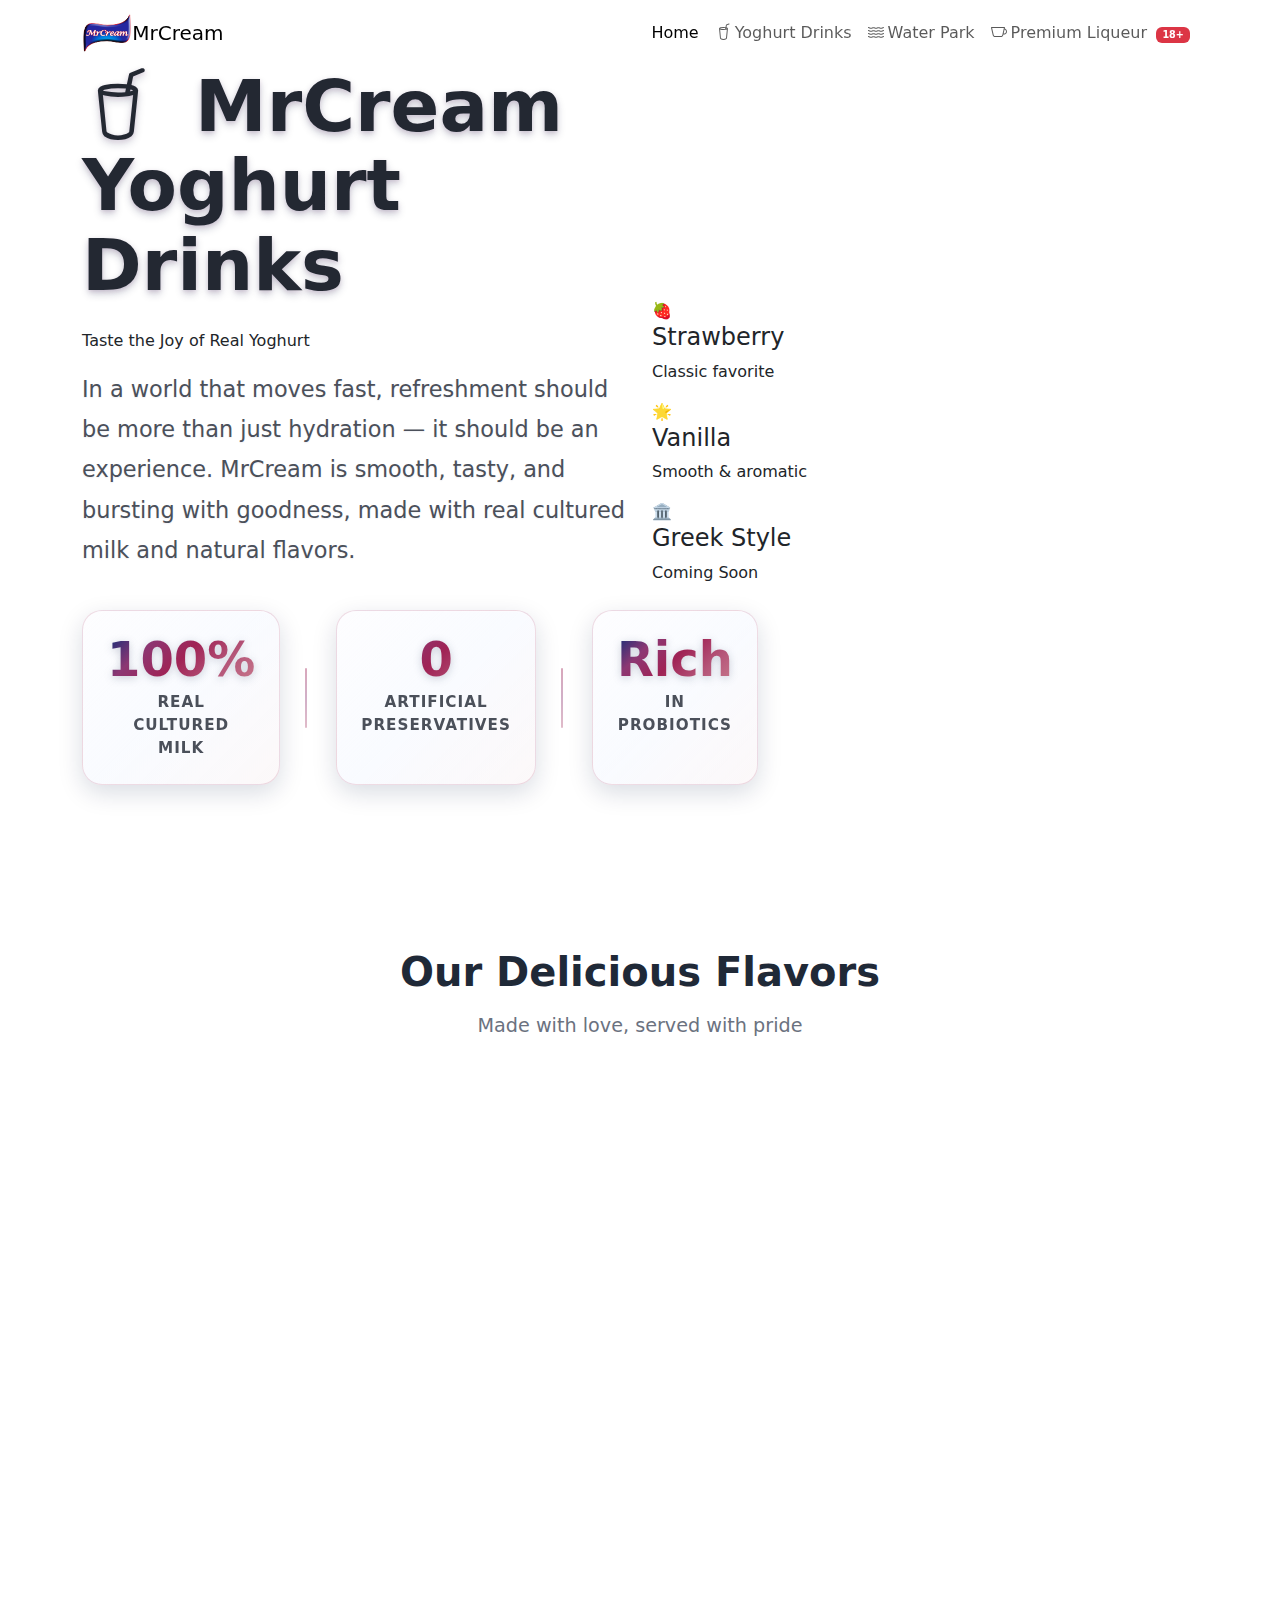
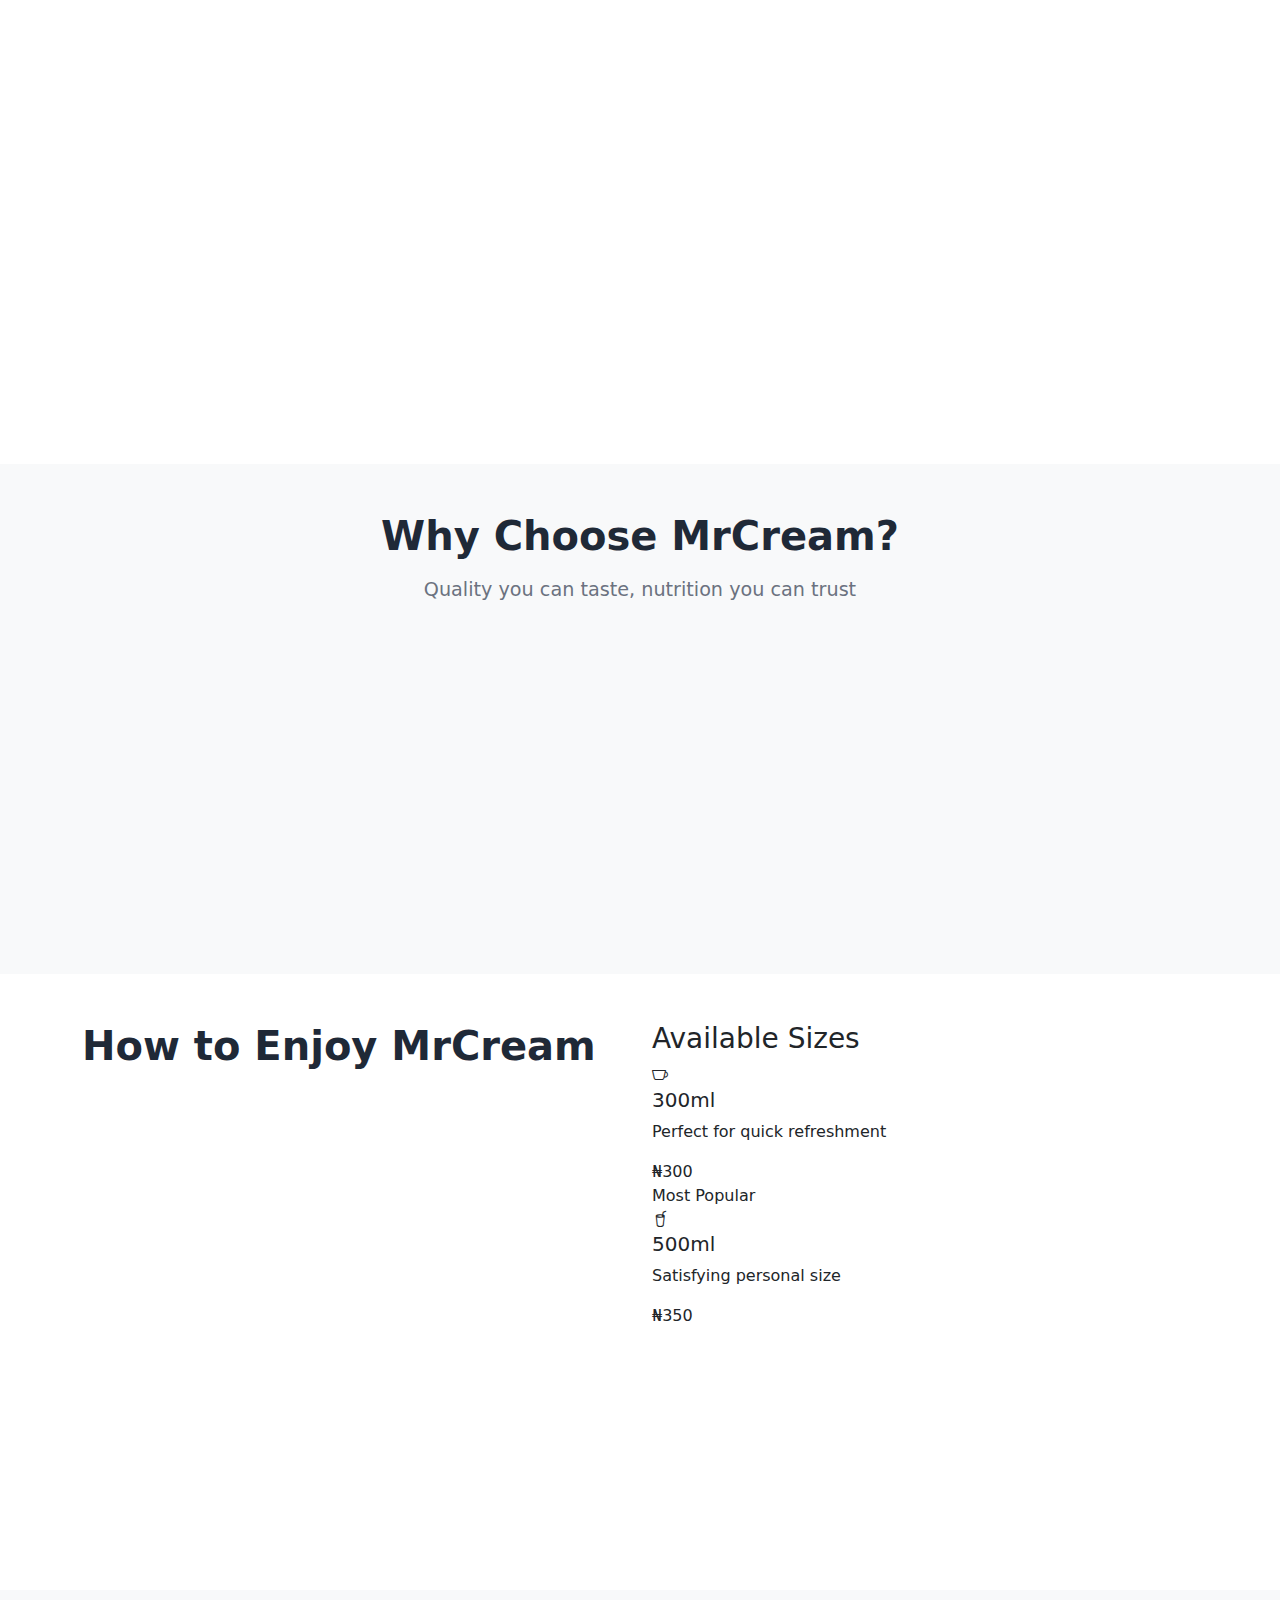
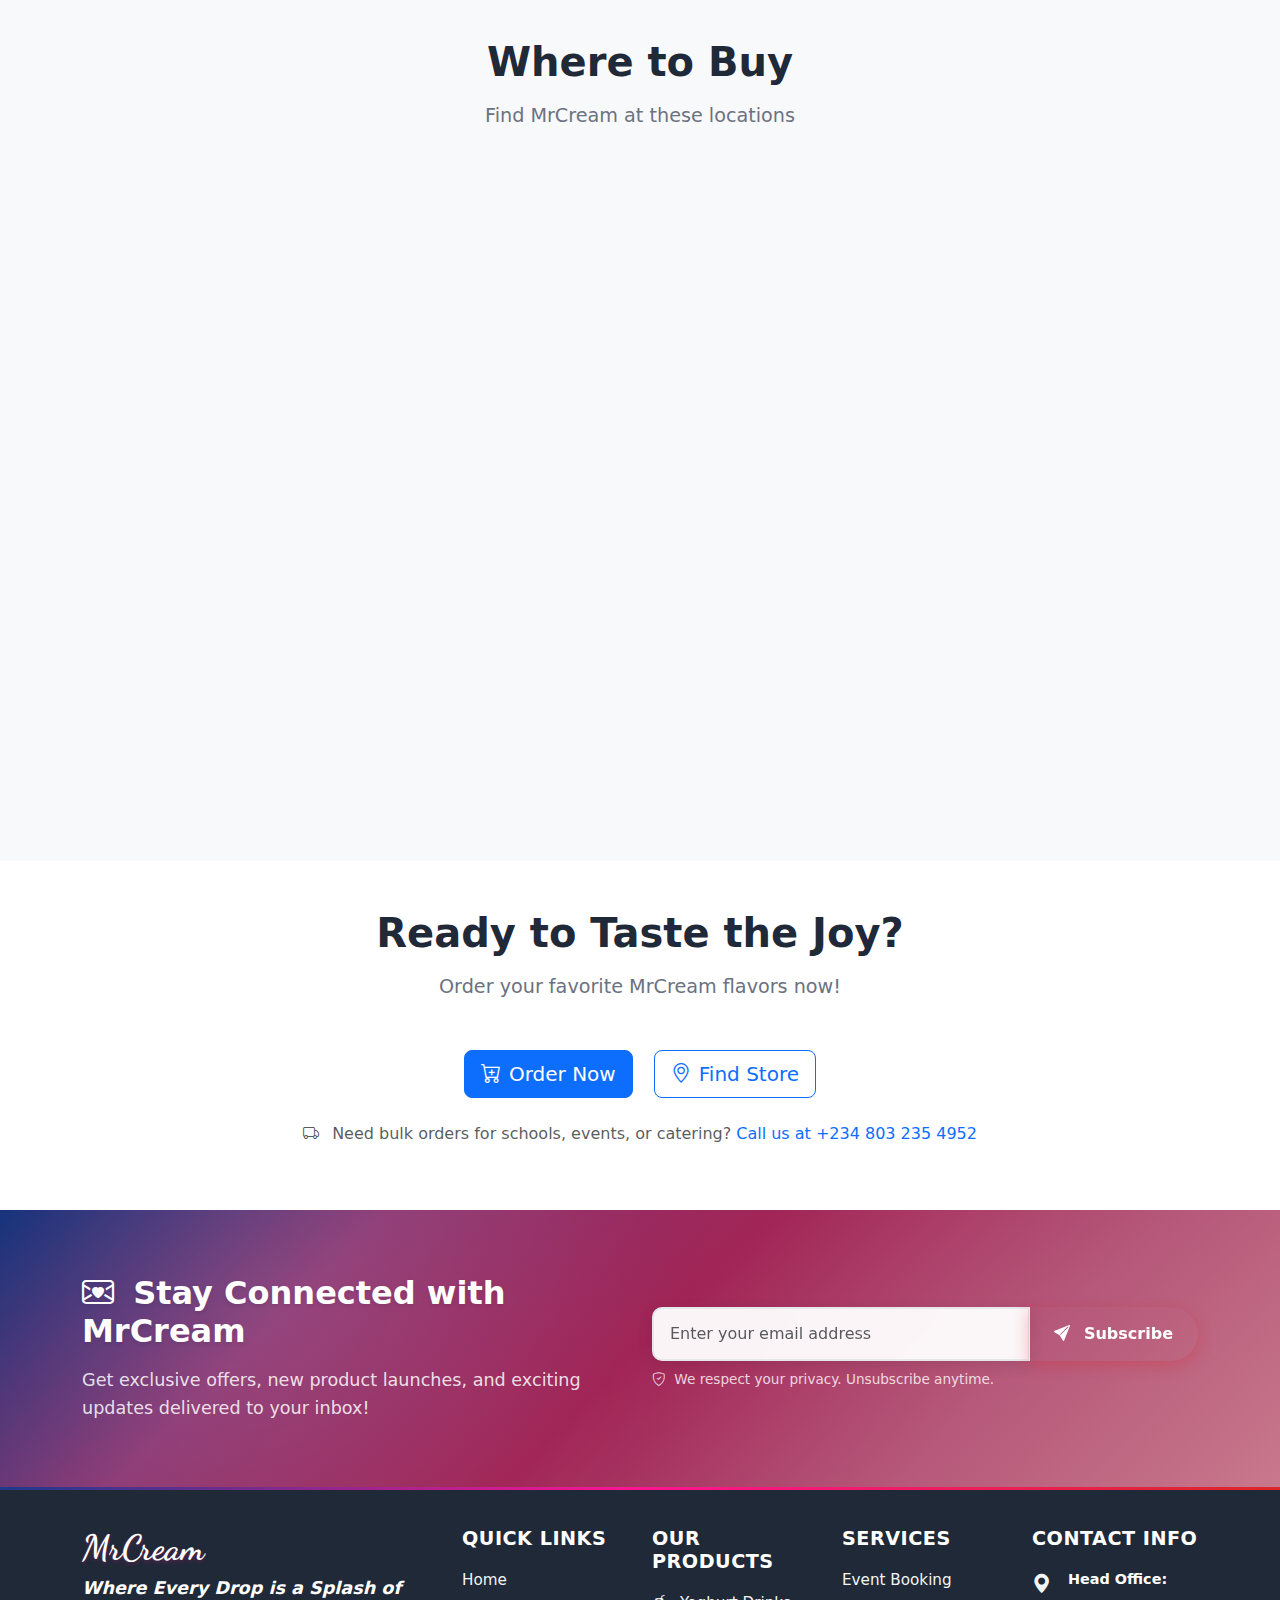
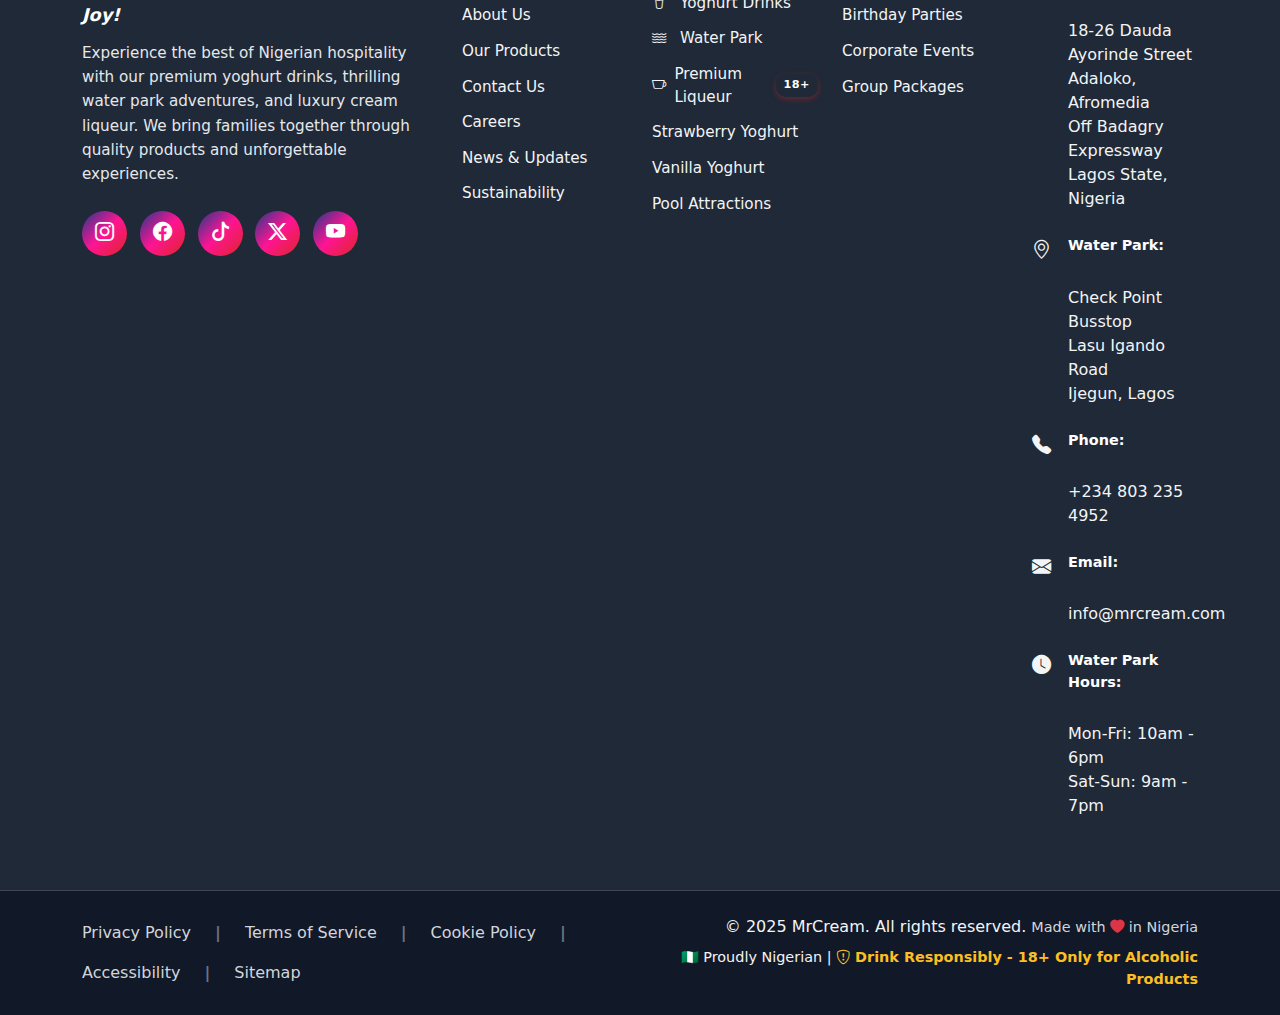
<file: frontend/yoghurt.html>
<!DOCTYPE html>
<html lang="en">
<head>
    <meta charset="UTF-8">
    <meta name="viewport" content="width=device-width, initial-scale=1.0">
    <title>MrCream Yoghurt Drinks - Taste the Joy of Real Yoghurt</title>
    <meta name="description" content="Discover MrCream's delicious yoghurt drinks made with real cultured milk. Available in Strawberry and Vanilla flavors. Perfect for all ages!">
    
    <!-- Bootstrap CSS -->
    <link href="https://cdn.jsdelivr.net/npm/bootstrap@5.3.0/dist/css/bootstrap.min.css" rel="stylesheet">
    <!-- Bootstrap Icons -->
    <link rel="stylesheet" href="https://cdn.jsdelivr.net/npm/bootstrap-icons@1.11.0/font/bootstrap-icons.css">
    <!-- Google Fonts -->
    <link href="https://fonts.googleapis.com/css2?family=Poppins:wght@300;400;600;700&family=Dancing+Script:wght@400;700&display=swap" rel="stylesheet">
    
    <!-- Custom CSS -->
    <link rel="stylesheet" href="css/main.css">
    <link rel="stylesheet" href="css/yoghurt.css">
    <link rel="stylesheet" href="css/footer.css">
</head>
<body class="theme-yoghurt">
    <!-- Navigation -->
    <nav class="navbar navbar-expand-lg fixed-top" id="mainNavbar">
    <div class="container">

    <!-- Logo -->
        <a class="navbar-brand d-flex align-items-center" href="index.html">
            
            <img src="images/logo/Logo.png" alt="MrCream Logo" style="height: 40px;" />
            <span class="brand-logo">MrCream</span>
        </a>
    

    <!-- Mobile Toggle -->
        <button class="navbar-toggler" type="button" data-bs-toggle="collapse" data-bs-target="#navbarNav">
            <span class="navbar-toggler-icon"></span>
        </button>

        <!-- Navigation Links -->
        <div class="collapse navbar-collapse" id="navbarNav">
        <ul class="navbar-nav ms-auto">
            <li class="nav-item">
                <a class="nav-link active" href="index.html">Home</a>
                </li>
            <li class="nav-item">
                <a class="nav-link" href="yoghurt.html">
                    <i class="bi bi-cup-straw me-1"></i>Yoghurt Drinks
                </a>
            </li>
            <li class="nav-item">
                <a class="nav-link" href="waterpark.html">
                    <i class="bi bi-water me-1"></i>Water Park
                </a>
            </li>
            <li class="nav-item">
                <a class="nav-link" href="liqueur.html">
                    <i class="bi bi-cup me-1"></i>Premium Liqueur
                    <span class="badge bg-danger ms-1" style="font-size: 0.6rem;">18+</span>
                </a>
            </li>
        </ul>
        </div>

    </div>
</nav>

    <!-- Hero Section -->
    <section class="yoghurt-hero">
        <div class="container">
            <div class="row align-items-center min-vh-100">
                <div class="col-lg-6">
                    <div class="hero-content">
                        <h1 class="hero-title">
                            <i class="bi bi-cup-straw me-3"></i>
                            MrCream Yoghurt Drinks
                        </h1>
                        <p class="hero-subtitle">Taste the Joy of Real Yoghurt</p>
                        <p class="hero-description">
                            In a world that moves fast, refreshment should be more than just hydration — it should be an experience. 
                            MrCream is smooth, tasty, and bursting with goodness, made with real cultured milk and natural flavors.
                        </p>
                        <div class="hero-stats">
                            <div class="stat-item">
                                <div class="stat-number">100%</div>
                                <div class="stat-label">Real Cultured Milk</div>
                            </div>
                            <div class="stat-item">
                                <div class="stat-number">0</div>
                                <div class="stat-label">Artificial Preservatives</div>
                            </div>
                            <div class="stat-item">
                                <div class="stat-number">Rich</div>
                                <div class="stat-label">in Probiotics</div>
                            </div>
                        </div>
                    </div>
                </div>
                <div class="col-lg-6">
                    <div class="yoghurt-showcase">
                        <div class="floating-bottles">
                            <div class="bottle-card strawberry">
                                <div class="bottle-icon">🍓</div>
                                <h4>Strawberry</h4>
                                <p>Classic favorite</p>
                            </div>
                            <div class="bottle-card vanilla">
                                <div class="bottle-icon">🌟</div>
                                <h4>Vanilla</h4>
                                <p>Smooth & aromatic</p>
                            </div>
                            <div class="bottle-card greek">
                                <div class="bottle-icon">🏛️</div>
                                <h4>Greek Style</h4>
                                <p>Coming Soon</p>
                            </div>
                        </div>
                    </div>
                </div>
            </div>
        </div>
    </section>

    <!-- Product Catalog -->
    <section class="product-catalog py-5">
        <div class="container">
            <div class="row">
                <div class="col-12 text-center mb-5">
                    <h2 class="section-title">Our Delicious Flavors</h2>
                    <p class="section-subtitle">Made with love, served with pride</p>
                </div>
            </div>
            
            <div id="yoghurt-products" class="row">
                <!-- Products will be loaded here via JavaScript -->
                <div class="col-12">
                    <div class="loading-container text-center py-5">
                        <div class="spinner-border text-primary mb-3" role="status">
                            <span class="visually-hidden">Loading products...</span>
                        </div>
                        <p class="text-muted">Loading delicious flavors...</p>
                    </div>
                </div>
            </div>
        </div>
    </section>

    <!-- Benefits Section -->
    <section class="benefits-section py-5 bg-light">
        <div class="container">
            <div class="row">
                <div class="col-12 text-center mb-5">
                    <h2 class="section-title">Why Choose MrCream?</h2>
                    <p class="section-subtitle">Quality you can taste, nutrition you can trust</p>
                </div>
            </div>
            
            <div class="row">
                <div class="col-lg-3 col-md-6 mb-4">
                    <div class="benefit-card">
                        <div class="benefit-icon">
                            <i class="bi bi-award-fill"></i>
                        </div>
                        <h4>Premium Quality</h4>
                        <p>Made with real cultured milk from trusted farms, ensuring authentic dairy taste and natural probiotic benefits.</p>
                    </div>
                </div>
                
                <div class="col-lg-3 col-md-6 mb-4">
                    <div class="benefit-card">
                        <div class="benefit-icon">
                            <i class="bi bi-heart-fill"></i>
                        </div>
                        <h4>Family Friendly</h4>
                        <p>Perfect for all ages - loved by kids, trusted by parents, and enjoyed by adults as a healthy refreshment choice.</p>
                    </div>
                </div>
                
                <div class="col-lg-3 col-md-6 mb-4">
                    <div class="benefit-card">
                        <div class="benefit-icon">
                            <i class="bi bi-shield-check-fill"></i>
                        </div>
                        <h4>No Artificial Preservatives</h4>
                        <p>We keep it real with no harmful preservatives. Our recipe is carefully balanced for freshness and taste.</p>
                    </div>
                </div>
                
                <div class="col-lg-3 col-md-6 mb-4">
                    <div class="benefit-card">
                        <div class="benefit-icon">
                            <i class="bi bi-lightning-fill"></i>
                        </div>
                        <h4>Nutritious & Energizing</h4>
                        <p>Fortified with calcium, vitamins, and protein to support healthy bones, digestion, and daily energy.</p>
                    </div>
                </div>
            </div>
        </div>
    </section>

    <!-- How to Enjoy -->
    <section class="enjoy-section py-5">
        <div class="container">
            <div class="row">
                <div class="col-lg-6">
                    <h2 class="section-title">How to Enjoy MrCream</h2>
                    <div class="enjoy-methods">
                        <div class="method-item">
                            <div class="method-icon">
                                <i class="bi bi-snow"></i>
                            </div>
                            <div class="method-content">
                                <h5>Serve Chilled</h5>
                                <p>Best enjoyed cold for a refreshing and creamy feel that satisfies.</p>
                            </div>
                        </div>
                        
                        <div class="method-item">
                            <div class="method-icon">
                                <i class="bi bi-cup-hot"></i>
                            </div>
                            <div class="method-content">
                                <h5>Pair with Meals</h5>
                                <p>Great with pastries, sandwiches, fruits, or traditional Nigerian meals.</p>
                            </div>
                        </div>
                        
                        <div class="method-item">
                            <div class="method-icon">
                                <i class="bi bi-backpack"></i>
                            </div>
                            <div class="method-content">
                                <h5>Grab & Go</h5>
                                <p>Perfect for school bags, gym bags, or office fridges - nutrition on the move.</p>
                            </div>
                        </div>
                        
                        <div class="method-item">
                            <div class="method-icon">
                                <i class="bi bi-people-fill"></i>
                            </div>
                            <div class="method-content">
                                <h5>Party Favorite</h5>
                                <p>A hit at kids' parties and family gatherings - everyone loves MrCream!</p>
                            </div>
                        </div>
                    </div>
                </div>
                
                <div class="col-lg-6">
                    <div class="size-options">
                        <h3>Available Sizes</h3>
                        <div class="size-grid">
                            <div class="size-card">
                                <div class="size-icon">
                                    <i class="bi bi-cup"></i>
                                </div>
                                <h5>300ml</h5>
                                <p>Perfect for quick refreshment</p>
                                <div class="size-price">₦300</div>
                            </div>
                            
                            <div class="size-card featured">
                                <div class="featured-badge">Most Popular</div>
                                <div class="size-icon">
                                    <i class="bi bi-cup-straw"></i>
                                </div>
                                <h5>500ml</h5>
                                <p>Satisfying personal size</p>
                                <div class="size-price">₦350</div>
                            </div>
                        </div>
                    </div>
                </div>
            </div>
        </div>
    </section>

    <!-- Store Locations -->
    <section class="stores-section py-5 bg-light">
        <div class="container">
            <div class="row">
                <div class="col-12 text-center mb-5">
                    <h2 class="section-title">Where to Buy</h2>
                    <p class="section-subtitle">Find MrCream at these locations</p>
                </div>
            </div>
            
            <div id="store-locations" class="row">
                <!-- Store locations will be loaded here -->
                <div class="col-12">
                    <div class="loading-container text-center py-3">
                        <div class="spinner-border text-primary mb-2" role="status">
                            <span class="visually-hidden">Loading stores...</span>
                        </div>
                        <p class="text-muted">Finding nearby stores...</p>
                    </div>
                </div>
            </div>
        </div>
    </section>

    <!-- Order Section -->
    <section class="order-section py-5">
        <div class="container">
            <div class="row">
                <div class="col-lg-8 mx-auto text-center">
                    <h2 class="section-title">Ready to Taste the Joy?</h2>
                    <p class="section-subtitle">Order your favorite MrCream flavors now!</p>
                    
                    <div class="order-options">
                        <button class="btn btn-primary btn-lg me-3" onclick="showOrderModal()">
                            <i class="bi bi-cart-plus me-2"></i>Order Now
                        </button>
                        <button class="btn btn-outline-primary btn-lg" onclick="findNearestStore()">
                            <i class="bi bi-geo-alt me-2"></i>Find Store
                        </button>
                    </div>
                    
                    <div class="bulk-order-info mt-4">
                        <p class="text-muted">
                            <i class="bi bi-truck me-2"></i>
                            Need bulk orders for schools, events, or catering? 
                            <a href="tel:+2348032354952" class="text-decoration-none">Call us at +234 803 235 4952</a>
                        </p>
                    </div>
                </div>
            </div>
        </div>
    </section>

    <!-- Footer -->
<!-- MrCream Footer Component -->
<footer class="footer-section">
    <!-- Newsletter Section -->
    <section class="newsletter-section">
        <div class="container">
            <div class="row align-items-center">
                <div class="col-lg-6 mb-4 mb-lg-0">
                    <div class="newsletter-content">
                        <h3 class="newsletter-title">
                            <i class="bi bi-envelope-heart me-2"></i>
                            Stay Connected with MrCream
                        </h3>
                        <p class="newsletter-subtitle">
                            Get exclusive offers, new product launches, and exciting updates delivered to your inbox!
                        </p>
                    </div>
                </div>
                <div class="col-lg-6">
                    <form class="newsletter-form" id="newsletterForm">
                        <div class="input-group">
                            <input type="email" class="form-control newsletter-input" placeholder="Enter your email address" required>
                            <button class="btn btn-newsletter" type="submit">
                                <i class="bi bi-send-fill me-2"></i>
                                Subscribe
                            </button>
                        </div>
                        <small class="newsletter-privacy">
                            <i class="bi bi-shield-check me-1"></i>
                            We respect your privacy. Unsubscribe anytime.
                        </small>
                    </form>
                </div>
            </div>
        </div>
    </section>

    <!-- Main Footer -->
    <div class="main-footer">
        <div class="container">
            <div class="row">
                <!-- Company Info -->
                <div class="col-lg-4 col-md-6 mb-4">
                    <div class="footer-brand">
                        <h3 class="brand-logo-footer">MrCream</h3>
                        <p class="footer-tagline">Where Every Drop is a Splash of Joy!</p>
                        <p class="footer-description">
                            Experience the best of Nigerian hospitality with our premium yoghurt drinks, 
                            thrilling water park adventures, and luxury cream liqueur. We bring families 
                            together through quality products and unforgettable experiences.
                        </p>
                        
                        <!-- Social Media Links -->
                        <div class="social-links">
                            <a href="#" class="social-link" title="Instagram" aria-label="Follow us on Instagram">
                                <i class="bi bi-instagram"></i>
                            </a>
                            <a href="#" class="social-link" title="Facebook" aria-label="Follow us on Facebook">
                                <i class="bi bi-facebook"></i>
                            </a>
                            <a href="#" class="social-link" title="TikTok" aria-label="Follow us on TikTok">
                                <i class="bi bi-tiktok"></i>
                            </a>
                            <a href="#" class="social-link" title="Twitter" aria-label="Follow us on Twitter">
                                <i class="bi bi-twitter-x"></i>
                            </a>
                            <a href="#" class="social-link" title="YouTube" aria-label="Subscribe to our YouTube">
                                <i class="bi bi-youtube"></i>
                            </a>
                        </div>
                    </div>
                </div>

                <!-- Quick Links -->
                <div class="col-lg-2 col-md-6 mb-4">
                    <h5 class="footer-title">Quick Links</h5>
                    <ul class="footer-links">
                        <li><a href="index.html">Home</a></li>
                        <li><a href="#about">About Us</a></li>
                        <li><a href="yoghurt.html">Our Products</a></li>
                        <li><a href="#contact">Contact Us</a></li>
                        <li><a href="#careers">Careers</a></li>
                        <li><a href="#news">News & Updates</a></li>
                        <li><a href="#sustainability">Sustainability</a></li>
                    </ul>
                </div>

                <!-- Products -->
                <div class="col-lg-2 col-md-6 mb-4">
                    <h5 class="footer-title">Our Products</h5>
                    <ul class="footer-links">
                        <li>
                            <a href="yoghurt.html">
                                <i class="bi bi-cup-straw me-2"></i>
                                Yoghurt Drinks
                            </a>
                        </li>
                        <li>
                            <a href="waterpark.html">
                                <i class="bi bi-water me-2"></i>
                                Water Park
                            </a>
                        </li>
                        <li>
                            <a href="#" onclick="showAgeVerification()">
                                <i class="bi bi-cup me-2"></i>
                                Premium Liqueur
                                <span class="age-badge-small">18+</span>
                            </a>
                        </li>
                        <li><a href="yoghurt.html#flavors">Strawberry Yoghurt</a></li>
                        <li><a href="yoghurt.html#flavors">Vanilla Yoghurt</a></li>
                        <li><a href="waterpark.html#attractions">Pool Attractions</a></li>
                    </ul>
                </div>

                <!-- Services -->
                <div class="col-lg-2 col-md-6 mb-4">
                    <h5 class="footer-title">Services</h5>
                    <ul class="footer-links">
                        <li><a href="waterpark.html#events">Event Booking</a></li>
                        <li><a href="waterpark.html#parties">Birthday Parties</a></li>
                        <li><a href="waterpark.html#corporate">Corporate Events</a></li>
                        <li><a href="waterpark.html#group">Group Packages</a></li>
                        <li><a href="#catering">Catering Services</a></li>
                        <li><a href="#delivery">Home Delivery</a></li>
                        <li><a href="#wholesale">Wholesale Orders</a></li>
                    </ul>
                </div>

                <!-- Contact Info -->
                <div class="col-lg-2 col-md-6 mb-4">
                    <h5 class="footer-title">Contact Info</h5>
                    <div class="contact-info">
                        <div class="contact-item">
                            <i class="bi bi-geo-alt-fill"></i>
                            <div>
                                <strong>Head Office:</strong><br>
                                18-26 Dauda Ayorinde Street<br>
                                Adaloko, Afromedia<br>
                                Off Badagry Expressway<br>
                                Lagos State, Nigeria
                            </div>
                        </div>

                        <div class="contact-item">
                            <i class="bi bi-geo-alt"></i>
                            <div>
                                <strong>Water Park:</strong><br>
                                Check Point Busstop<br>
                                Lasu Igando Road<br>
                                Ijegun, Lagos
                            </div>
                        </div>

                        <div class="contact-item">
                            <i class="bi bi-telephone-fill"></i>
                            <div>
                                <strong>Phone:</strong><br>
                                <a href="tel:+2348032354952">+234 803 235 4952</a>
                            </div>
                        </div>

                        <div class="contact-item">
                            <i class="bi bi-envelope-fill"></i>
                            <div>
                                <strong>Email:</strong><br>
                                <a href="mailto:info@mrcream.com">info@mrcream.com</a>
                            </div>
                        </div>

                        <div class="contact-item">
                            <i class="bi bi-clock-fill"></i>
                            <div>
                                <strong>Water Park Hours:</strong><br>
                                Mon-Fri: 10am - 6pm<br>
                                Sat-Sun: 9am - 7pm
                            </div>
                        </div>
                    </div>
                </div>
            </div>
        </div>
    </div>

    <!-- Bottom Footer -->
    <div class="footer-bottom">
        <div class="container">
            <div class="row align-items-center">
                <div class="col-lg-6 mb-3 mb-lg-0">
                    <div class="footer-bottom-links">
                        <a href="#privacy">Privacy Policy</a>
                        <span class="separator">|</span>
                        <a href="#terms">Terms of Service</a>
                        <span class="separator">|</span>
                        <a href="#cookies">Cookie Policy</a>
                        <span class="separator">|</span>
                        <a href="#accessibility">Accessibility</a>
                        <span class="separator">|</span>
                        <a href="#sitemap">Sitemap</a>
                    </div>
                </div>
                <div class="col-lg-6 text-lg-end">
                    <div class="footer-bottom-content">
                        <p class="copyright-text">
                            © 2025 MrCream. All rights reserved. 
                            <span class="made-with">Made with <i class="bi bi-heart-fill text-danger"></i> in Nigeria</span>
                        </p>
                        <p class="responsible-drinking">
                            🇳🇬 Proudly Nigerian | 
                            <span class="age-warning">
                                <i class="bi bi-shield-exclamation"></i>
                                Drink Responsibly - 18+ Only for Alcoholic Products
                            </span>
                        </p>
                    </div>
                </div>
            </div>
        </div>
    </div>

    <!-- Back to Top Button -->
    <button class="back-to-top" id="backToTop" aria-label="Back to top">
        <i class="bi bi-arrow-up"></i>
    </button>
</footer>

<!-- Footer Modals -->

<!-- Contact Modal -->
<div class="modal fade" id="contactModal" tabindex="-1" aria-labelledby="contactModalLabel" aria-hidden="true">
    <div class="modal-dialog modal-lg">
        <div class="modal-content">
            <div class="modal-header">
                <h5 class="modal-title" id="contactModalLabel">
                    <i class="bi bi-envelope-heart me-2"></i>
                    Get in Touch
                </h5>
                <button type="button" class="btn-close" data-bs-dismiss="modal" aria-label="Close"></button>
            </div>
            <div class="modal-body">
                <form id="contactForm" data-form-type="contact">
                    <div class="row">
                        <div class="col-md-6 mb-3">
                            <label for="contactName" class="form-label">Full Name *</label>
                            <input type="text" class="form-control" id="contactName" name="name" required>
                        </div>
                        <div class="col-md-6 mb-3">
                            <label for="contactEmail" class="form-label">Email Address *</label>
                            <input type="email" class="form-control" id="contactEmail" name="email" required>
                        </div>
                    </div>
                    <div class="row">
                        <div class="col-md-6 mb-3">
                            <label for="contactPhone" class="form-label">Phone Number</label>
                            <input type="tel" class="form-control" id="contactPhone" name="phone">
                        </div>
                        <div class="col-md-6 mb-3">
                            <label for="contactSubject" class="form-label">Subject *</label>
                            <select class="form-select" id="contactSubject" name="subject" required>
                                <option value="">Select a subject</option>
                                <option value="yoghurt">Yoghurt Products</option>
                                <option value="waterpark">Water Park</option>
                                <option value="liqueur">Premium Liqueur</option>
                                <option value="partnership">Partnership</option>
                                <option value="feedback">Feedback</option>
                                <option value="other">Other</option>
                            </select>
                        </div>
                    </div>
                    <div class="mb-3">
                        <label for="contactMessage" class="form-label">Message *</label>
                        <textarea class="form-control" id="contactMessage" name="message" rows="5" required></textarea>
                    </div>
                    <div class="form-check mb-3">
                        <input class="form-check-input" type="checkbox" id="contactNewsletter" name="newsletter">
                        <label class="form-check-label" for="contactNewsletter">
                            Subscribe to our newsletter for updates and exclusive offers
                        </label>
                    </div>
                </form>
            </div>
            <div class="modal-footer">
                <button type="button" class="btn btn-secondary" data-bs-dismiss="modal">Cancel</button>
                <button type="submit" form="contactForm" class="btn btn-primary">
                    <i class="bi bi-send-fill me-2"></i>
                    Send Message
                </button>
            </div>
        </div>
    </div>
</div>

<!-- Careers Modal -->
<div class="modal fade" id="careersModal" tabindex="-1" aria-labelledby="careersModalLabel" aria-hidden="true">
    <div class="modal-dialog modal-lg">
        <div class="modal-content">
            <div class="modal-header">
                <h5 class="modal-title" id="careersModalLabel">
                    <i class="bi bi-briefcase-fill me-2"></i>
                    Join the MrCream Family
                </h5>
                <button type="button" class="btn-close" data-bs-dismiss="modal" aria-label="Close"></button>
            </div>
            <div class="modal-body">
                <div class="text-center mb-4">
                    <i class="bi bi-people-fill text-primary" style="font-size: 3rem;"></i>
                    <h4 class="mt-3">We're Always Looking for Amazing People!</h4>
                    <p class="text-muted">
                        Join our team and help us create joy, one product at a time. We offer competitive 
                        benefits, growth opportunities, and a fun work environment.
                    </p>
                </div>

                <div class="row">
                    <div class="col-md-6 mb-3">
                        <div class="career-benefit">
                            <i class="bi bi-heart-fill text-danger me-2"></i>
                            <strong>Health Insurance</strong>
                        </div>
                    </div>
                    <div class="col-md-6 mb-3">
                        <div class="career-benefit">
                            <i class="bi bi-calendar-plus text-success me-2"></i>
                            <strong>Flexible Scheduling</strong>
                        </div>
                    </div>
                    <div class="col-md-6 mb-3">
                        <div class="career-benefit">
                            <i class="bi bi-graph-up-arrow text-primary me-2"></i>
                            <strong>Career Growth</strong>
                        </div>
                    </div>
                    <div class="col-md-6 mb-3">
                        <div class="career-benefit">
                            <i class="bi bi-gift text-warning me-2"></i>
                            <strong>Employee Perks</strong>
                        </div>
                    </div>
                </div>

                <div class="alert alert-info">
                    <i class="bi bi-info-circle me-2"></i>
                    <strong>Currently Hiring:</strong> Marketing Specialists, Customer Service Representatives, 
                    Water Park Lifeguards, and Production Assistants.
                </div>

                <form id="careersForm" data-form-type="careers">
                    <div class="row">
                        <div class="col-md-6 mb-3">
                            <label for="applicantName" class="form-label">Full Name *</label>
                            <input type="text" class="form-control" id="applicantName" name="name" required>
                        </div>
                        <div class="col-md-6 mb-3">
                            <label for="applicantEmail" class="form-label">Email Address *</label>
                            <input type="email" class="form-control" id="applicantEmail" name="email" required>
                        </div>
                    </div>
                    <div class="row">
                        <div class="col-md-6 mb-3">
                            <label for="applicantPhone" class="form-label">Phone Number *</label>
                            <input type="tel" class="form-control" id="applicantPhone" name="phone" required>
                        </div>
                        <div class="col-md-6 mb-3">
                            <label for="position" class="form-label">Position of Interest *</label>
                            <select class="form-select" id="position" name="position" required>
                                <option value="">Select position</option>
                                <option value="marketing">Marketing Specialist</option>
                                <option value="customer-service">Customer Service</option>
                                <option value="lifeguard">Lifeguard</option>
                                <option value="production">Production Assistant</option>
                                <option value="management">Management</option>
                                <option value="other">Other</option>
                            </select>
                        </div>
                    </div>
                    <div class="mb-3">
                        <label for="experience" class="form-label">Relevant Experience</label>
                        <textarea class="form-control" id="experience" name="experience" rows="3" 
                                  placeholder="Tell us about your relevant experience..."></textarea>
                    </div>
                    <div class="mb-3">
                        <label for="resume" class="form-label">Resume/CV</label>
                        <input type="file" class="form-control" id="resume" name="resume" accept=".pdf,.doc,.docx">
                        <small class="form-text text-muted">Accepted formats: PDF, DOC, DOCX (Max 5MB)</small>
                    </div>
                </form>
            </div>
            <div class="modal-footer">
                <button type="button" class="btn btn-secondary" data-bs-dismiss="modal">Cancel</button>
                <button type="submit" form="careersForm" class="btn btn-primary">
                    <i class="bi bi-send-fill me-2"></i>
                    Submit Application
                </button>
            </div>
        </div>
    </div>
</div>

    <!-- Order Modal -->
    <div class="modal fade" id="orderModal" tabindex="-1">
        <div class="modal-dialog modal-lg">
            <div class="modal-content">
                <div class="modal-header">
                    <h5 class="modal-title">
                        <i class="bi bi-cart-plus me-2"></i>
                        Order MrCream Yoghurt
                    </h5>
                    <button type="button" class="btn-close" data-bs-dismiss="modal"></button>
                </div>
                <div class="modal-body">
                    <div id="order-form-content">
                        <!-- Order form will be populated here -->
                    </div>
                </div>
            </div>
        </div>
    </div>

    <!-- Bootstrap JS -->
    <script src="https://cdn.jsdelivr.net/npm/bootstrap@5.3.0/dist/js/bootstrap.bundle.min.js"></script>
    <!-- Custom JS -->
    <script src="js/main.js"></script>
    <script src="js/yoghurt.js"></script>
    <script src="js/footer.js"></script>
</body>
</html>
</file>
<file: frontend-new/css/styles.css>
/**
 * MrCream Modern Design System
 * Clean, modern CSS for SolidCP deployment
 */

/* ============================================
   CSS VARIABLES (Design Tokens)
   Customize these to match your brand
   ============================================ */

:root {
    /* MrCream Brand Colors - Extracted from logo and products */
    --primary-color: #2D5BA6;        /* MrCream Blue (from logo) */
    --primary-dark: #1E3A6F;         /* Darker blue */
    --primary-light: #4A9FD8;        /* Sky blue (water park) */
    --secondary-color: #E91E63;      /* Pink (yogurt) */
    --accent-color: #FF9800;         /* Orange (fun park) */
    --coral: #FF5757;                /* Coral red (logo outline) */
    --cream: #D4A574;                /* Cream beige (liqueur) */

    /* Neutral Colors */
    --white: #FFFFFF;
    --black: #000000;
    --gray-50: #F9FAFB;
    --gray-100: #F3F4F6;
    --gray-200: #E5E7EB;
    --gray-300: #D1D5DB;
    --gray-400: #9CA3AF;
    --gray-500: #6B7280;
    --gray-600: #4B5563;
    --gray-700: #374151;
    --gray-800: #1F2937;
    --gray-900: #111827;

    /* Semantic Colors */
    --success-color: #10B981;
    --warning-color: #F59E0B;
    --error-color: #EF4444;
    --info-color: #3B82F6;

    /* Typography */
    --font-family: 'Poppins', -apple-system, BlinkMacSystemFont, 'Segoe UI', sans-serif;
    --font-size-base: 16px;
    --font-size-sm: 0.875rem;
    --font-size-lg: 1.125rem;
    --font-size-xl: 1.25rem;
    --font-size-2xl: 1.5rem;
    --font-size-3xl: 1.875rem;
    --font-size-4xl: 2.25rem;
    --font-size-5xl: 3rem;

    /* Font Weights */
    --font-weight-normal: 400;
    --font-weight-medium: 500;
    --font-weight-semibold: 600;
    --font-weight-bold: 700;

    /* Spacing */
    --spacing-xs: 0.25rem;
    --spacing-sm: 0.5rem;
    --spacing-md: 1rem;
    --spacing-lg: 1.5rem;
    --spacing-xl: 2rem;
    --spacing-2xl: 3rem;
    --spacing-3xl: 4rem;

    /* Border Radius */
    --radius-sm: 0.25rem;
    --radius-md: 0.5rem;
    --radius-lg: 0.75rem;
    --radius-xl: 1rem;
    --radius-full: 9999px;

    /* Shadows */
    --shadow-sm: 0 1px 2px 0 rgba(0, 0, 0, 0.05);
    --shadow-md: 0 4px 6px -1px rgba(0, 0, 0, 0.1);
    --shadow-lg: 0 10px 15px -3px rgba(0, 0, 0, 0.1);
    --shadow-xl: 0 20px 25px -5px rgba(0, 0, 0, 0.1);

    /* Transitions */
    --transition-fast: 150ms ease;
    --transition-base: 250ms ease;
    --transition-slow: 350ms ease;

    /* Layout */
    --max-width: 1200px;
    --header-height: 70px;
}

/* ============================================
   RESET & BASE STYLES
   ============================================ */

* {
    margin: 0;
    padding: 0;
    box-sizing: border-box;
}

html {
    font-size: var(--font-size-base);
    scroll-behavior: smooth;
}

body {
    font-family: var(--font-family);
    line-height: 1.6;
    color: var(--gray-800);
    background-color: var(--white);
    overflow-x: hidden;
}

/* ============================================
   TYPOGRAPHY
   ============================================ */

h1, h2, h3, h4, h5, h6 {
    font-weight: var(--font-weight-bold);
    line-height: 1.2;
    margin-bottom: var(--spacing-md);
    color: var(--gray-900);
}

h1 { font-size: var(--font-size-5xl); }
h2 { font-size: var(--font-size-4xl); }
h3 { font-size: var(--font-size-3xl); }
h4 { font-size: var(--font-size-2xl); }
h5 { font-size: var(--font-size-xl); }
h6 { font-size: var(--font-size-lg); }

p {
    margin-bottom: var(--spacing-md);
}

a {
    color: var(--primary-color);
    text-decoration: none;
    transition: color var(--transition-fast);
}

a:hover {
    color: var(--primary-dark);
}

/* ============================================
   LAYOUT
   ============================================ */

.container {
    width: 100%;
    max-width: var(--max-width);
    margin: 0 auto;
    padding: 0 var(--spacing-lg);
}

.section {
    padding: var(--spacing-3xl) 0;
}

.section-title {
    text-align: center;
    margin-bottom: var(--spacing-2xl);
}

/* ============================================
   HEADER & NAVIGATION
   ============================================ */

.header {
    position: fixed;
    top: 0;
    left: 0;
    right: 0;
    height: var(--header-height);
    background-color: var(--white);
    box-shadow: var(--shadow-sm);
    z-index: 1000;
    transition: box-shadow var(--transition-base);
}

.header.scrolled {
    box-shadow: var(--shadow-md);
}

.navbar {
    display: flex;
    justify-content: space-between;
    align-items: center;
    height: 100%;
    padding: 0 var(--spacing-lg);
    max-width: var(--max-width);
    margin: 0 auto;
}

.logo {
    font-size: var(--font-size-2xl);
    font-weight: var(--font-weight-bold);
    color: var(--primary-color);
}

.nav-menu {
    display: flex;
    gap: var(--spacing-xl);
    list-style: none;
}

.nav-menu a {
    color: var(--gray-700);
    font-weight: var(--font-weight-medium);
    transition: color var(--transition-fast);
}

.nav-menu a:hover,
.nav-menu a.active {
    color: var(--primary-color);
}

.mobile-menu-toggle {
    display: none;
    flex-direction: column;
    gap: 5px;
    background: none;
    border: none;
    cursor: pointer;
}

.mobile-menu-toggle span {
    width: 25px;
    height: 3px;
    background-color: var(--gray-700);
    transition: var(--transition-fast);
}

/* ============================================
   MAIN CONTENT
   ============================================ */

main {
    margin-top: var(--header-height);
    min-height: calc(100vh - var(--header-height));
}

/* Loading State */
main.loading {
    position: relative;
    pointer-events: none;
    opacity: 0.6;
}

main.loading::after {
    content: '';
    position: absolute;
    top: 50%;
    left: 50%;
    width: 50px;
    height: 50px;
    margin: -25px 0 0 -25px;
    border: 4px solid var(--gray-200);
    border-top-color: var(--primary-color);
    border-radius: 50%;
    animation: spin 1s linear infinite;
}

@keyframes spin {
    to { transform: rotate(360deg); }
}

/* ============================================
   BUTTONS
   ============================================ */

.btn {
    display: inline-block;
    padding: var(--spacing-sm) var(--spacing-lg);
    font-size: var(--font-size-base);
    font-weight: var(--font-weight-medium);
    text-align: center;
    border: none;
    border-radius: var(--radius-md);
    cursor: pointer;
    transition: all var(--transition-fast);
    text-decoration: none;
}

.btn-primary {
    background-color: var(--primary-color);
    color: var(--white);
}

.btn-primary:hover {
    background-color: var(--primary-dark);
    transform: translateY(-2px);
    box-shadow: var(--shadow-md);
}

.btn-secondary {
    background-color: var(--secondary-color);
    color: var(--white);
}

.btn-secondary:hover {
    background-color: #45B8B0;
    transform: translateY(-2px);
    box-shadow: var(--shadow-md);
}

.btn-outline {
    background-color: transparent;
    color: var(--primary-color);
    border: 2px solid var(--primary-color);
}

.btn-outline:hover {
    background-color: var(--primary-color);
    color: var(--white);
}

.btn-lg {
    padding: var(--spacing-md) var(--spacing-xl);
    font-size: var(--font-size-lg);
}

.btn-sm {
    padding: var(--spacing-xs) var(--spacing-md);
    font-size: var(--font-size-sm);
}

.btn:disabled {
    opacity: 0.5;
    cursor: not-allowed;
}

/* ============================================
   CARDS
   ============================================ */

.card {
    background-color: var(--white);
    border-radius: var(--radius-lg);
    padding: var(--spacing-xl);
    box-shadow: var(--shadow-md);
    transition: transform var(--transition-base), box-shadow var(--transition-base);
}

.card:hover {
    transform: translateY(-5px);
    box-shadow: var(--shadow-xl);
}

.card-image {
    width: 100%;
    height: 200px;
    object-fit: cover;
    border-radius: var(--radius-md);
    margin-bottom: var(--spacing-md);
}

.card-title {
    font-size: var(--font-size-xl);
    margin-bottom: var(--spacing-sm);
}

.card-text {
    color: var(--gray-600);
    margin-bottom: var(--spacing-md);
}

/* ============================================
   GRID SYSTEM
   ============================================ */

.grid {
    display: grid;
    gap: var(--spacing-xl);
}

.grid-2 {
    grid-template-columns: repeat(2, 1fr);
    max-width: 900px;
    margin: 0 auto;
}
.grid-3 { grid-template-columns: repeat(3, 1fr); }
.grid-4 { grid-template-columns: repeat(4, 1fr); }

/* ============================================
   FORMS
   ============================================ */

.form-group {
    margin-bottom: var(--spacing-lg);
}

.form-label {
    display: block;
    font-weight: var(--font-weight-medium);
    margin-bottom: var(--spacing-sm);
    color: var(--gray-700);
}

.form-input,
.form-select,
.form-textarea {
    width: 100%;
    padding: var(--spacing-sm) var(--spacing-md);
    font-size: var(--font-size-base);
    font-family: var(--font-family);
    border: 2px solid var(--gray-300);
    border-radius: var(--radius-md);
    transition: border-color var(--transition-fast);
}

.form-input:focus,
.form-select:focus,
.form-textarea:focus {
    outline: none;
    border-color: var(--primary-color);
}

.form-input.is-invalid,
.form-select.is-invalid,
.form-textarea.is-invalid {
    border-color: var(--error-color);
}

.form-input.is-valid,
.form-select.is-valid,
.form-textarea.is-valid {
    border-color: var(--success-color);
}

.form-error {
    color: var(--error-color);
    font-size: var(--font-size-sm);
    margin-top: var(--spacing-xs);
}

.form-textarea {
    min-height: 120px;
    resize: vertical;
}

/* ============================================
   NOTIFICATIONS
   ============================================ */

.notification {
    position: fixed;
    top: 100px;
    right: -400px;
    max-width: 350px;
    padding: var(--spacing-md) var(--spacing-lg);
    border-radius: var(--radius-md);
    box-shadow: var(--shadow-lg);
    z-index: 9999;
    transition: right var(--transition-base);
}

.notification.show {
    right: var(--spacing-lg);
}

.notification-success {
    background-color: var(--success-color);
    color: var(--white);
}

.notification-error {
    background-color: var(--error-color);
    color: var(--white);
}

.notification-warning {
    background-color: var(--warning-color);
    color: var(--white);
}

.notification-info {
    background-color: var(--info-color);
    color: var(--white);
}

/* ============================================
   FOOTER
   ============================================ */

.footer {
    background-color: var(--gray-900);
    color: var(--gray-300);
    padding: var(--spacing-3xl) 0 var(--spacing-xl);
}

.footer-content {
    display: grid;
    grid-template-columns: repeat(auto-fit, minmax(250px, 1fr));
    gap: var(--spacing-2xl);
    margin-bottom: var(--spacing-xl);
}

.footer-section h3 {
    color: var(--white);
    margin-bottom: var(--spacing-md);
}

.footer-section a {
    color: var(--gray-300);
    display: block;
    margin-bottom: var(--spacing-sm);
}

.footer-section a:hover {
    color: var(--white);
}

.footer-bottom {
    text-align: center;
    padding-top: var(--spacing-xl);
    border-top: 1px solid var(--gray-700);
}

/* ============================================
   MODAL
   ============================================ */

.modal-overlay {
    position: fixed;
    top: 0;
    left: 0;
    right: 0;
    bottom: 0;
    background: rgba(0, 0, 0, 0.7);
    backdrop-filter: blur(5px);
    z-index: 9998;
    display: flex;
    align-items: center;
    justify-content: center;
    padding: var(--spacing-lg);
    opacity: 0;
    visibility: hidden;
    transition: opacity var(--transition-base), visibility var(--transition-base);
}

.modal-overlay.active {
    opacity: 1;
    visibility: visible;
}

.modal-container {
    background: var(--white);
    border-radius: var(--radius-xl);
    box-shadow: var(--shadow-xl);
    width: 100%;
    max-width: 600px;
    max-height: 90vh;
    overflow-y: auto;
    transform: scale(0.9) translateY(-20px);
    transition: transform var(--transition-base);
}

.modal-overlay.active .modal-container {
    transform: scale(1) translateY(0);
}

.modal-header {
    background: linear-gradient(135deg, var(--primary-color) 0%, var(--secondary-color) 100%);
    color: var(--white);
    padding: var(--spacing-xl);
    border-radius: var(--radius-xl) var(--radius-xl) 0 0;
    position: relative;
}

.modal-header h2 {
    color: var(--white);
    margin: 0;
    font-size: var(--font-size-2xl);
}

.modal-header p {
    color: rgba(255, 255, 255, 0.9);
    margin: var(--spacing-sm) 0 0;
}

.modal-close {
    position: absolute;
    top: var(--spacing-lg);
    right: var(--spacing-lg);
    background: rgba(255, 255, 255, 0.2);
    border: none;
    color: var(--white);
    width: 36px;
    height: 36px;
    border-radius: var(--radius-full);
    font-size: var(--font-size-xl);
    cursor: pointer;
    display: flex;
    align-items: center;
    justify-content: center;
    transition: background var(--transition-fast);
}

.modal-close:hover {
    background: rgba(255, 255, 255, 0.3);
}

.modal-body {
    padding: var(--spacing-2xl);
}

.modal-footer {
    padding: var(--spacing-xl) var(--spacing-2xl);
    border-top: 1px solid var(--gray-200);
    display: flex;
    justify-content: flex-end;
    gap: var(--spacing-md);
}

/* ============================================
   UTILITY CLASSES
   ============================================ */

/* Text Alignment */
.text-center { text-align: center; }
.text-left { text-align: left; }
.text-right { text-align: right; }

/* Display */
.hidden { display: none; }
.block { display: block; }
.inline-block { display: inline-block; }
.flex { display: flex; }

/* Flexbox */
.flex-center {
    display: flex;
    justify-content: center;
    align-items: center;
}
.flex-between {
    display: flex;
    justify-content: space-between;
    align-items: center;
}
.flex-column { flex-direction: column; }
.gap-sm { gap: var(--spacing-sm); }
.gap-md { gap: var(--spacing-md); }
.gap-lg { gap: var(--spacing-lg); }

/* Spacing */
.mt-sm { margin-top: var(--spacing-sm); }
.mt-md { margin-top: var(--spacing-md); }
.mt-lg { margin-top: var(--spacing-lg); }
.mb-sm { margin-bottom: var(--spacing-sm); }
.mb-md { margin-bottom: var(--spacing-md); }
.mb-lg { margin-bottom: var(--spacing-lg); }

/* Colors */
.text-primary { color: var(--primary-color); }
.text-secondary { color: var(--secondary-color); }
.text-muted { color: var(--gray-500); }
.bg-primary { background-color: var(--primary-color); }
.bg-gray { background-color: var(--gray-50); }

/* ============================================
   RESPONSIVE DESIGN
   ============================================ */

@media (max-width: 1024px) {
    .grid-4 {
        grid-template-columns: repeat(2, 1fr);
    }
}

@media (max-width: 768px) {
    :root {
        --font-size-5xl: 2rem;
        --font-size-4xl: 1.75rem;
        --font-size-3xl: 1.5rem;
    }

    .nav-menu {
        position: fixed;
        top: var(--header-height);
        left: -100%;
        width: 100%;
        height: calc(100vh - var(--header-height));
        flex-direction: column;
        background-color: var(--white);
        padding: var(--spacing-xl);
        transition: left var(--transition-base);
        box-shadow: var(--shadow-lg);
    }

    .nav-menu.active {
        left: 0;
    }

    .mobile-menu-toggle {
        display: flex;
    }

    .grid-2,
    .grid-3,
    .grid-4 {
        grid-template-columns: 1fr;
    }

    .grid-2 {
        max-width: 100%;
    }

    .container {
        padding: 0 var(--spacing-md);
    }

    .section {
        padding: var(--spacing-2xl) 0;
    }
}

@media (max-width: 480px) {
    .card {
        padding: var(--spacing-md);
    }

    .btn {
        width: 100%;
    }
}
</file>
<file: frontend/css/main.css>
/* Updated Main Section Styles - Cosmic Theme with Perfect UI/UX */

/* DISABLE ALL ANIMATIONS */
* {
    animation: none !important;
    transition: none !important;
}

/* UI/UX Optimized Cosmic Palette - Unique & Accessible */
:root {
    /* Primary Colors - Balanced darkness with vibrancy */
    --cosmic-blue: rgb(15, 45, 120);
    --aurora-pink: rgb(180, 85, 120);
    --nebula-purple: rgb(140, 55, 115);
    --stellar-magenta: rgb(160, 35, 85);
    
    /* Supporting Colors */
    --midnight-navy: rgb(8, 25, 65);
    --rose-gold: rgb(200, 120, 140);
    --amethyst: rgb(120, 75, 135);
    --ruby: rgb(145, 45, 75);
    
    /* Neutral Colors for Better Contrast */
    --soft-white: rgb(252, 252, 255);
    --warm-gray: rgb(75, 80, 90);
    --charcoal: rgb(35, 40, 50);
    --mist: rgba(240, 245, 255, 0.95);
    
    /* Optimized Gradients - Better contrast and readability */
    --gradient-primary: linear-gradient(135deg, 
        var(--cosmic-blue) 0%,
        var(--nebula-purple) 25%,
        var(--stellar-magenta) 50%,
        var(--aurora-pink) 75%,
        var(--rose-gold) 100%);
        
    --gradient-secondary: radial-gradient(circle at 30% 40%,
        var(--midnight-navy) 0%,
        var(--cosmic-blue) 35%,
        var(--amethyst) 70%,
        var(--ruby) 100%);
        
    --gradient-accent: linear-gradient(45deg,
        var(--aurora-pink) 0%,
        var(--nebula-purple) 50%,
        var(--stellar-magenta) 100%);
    
    /* Product-Specific Gradients with Better Contrast */
    --gradient-yoghurt: linear-gradient(135deg, 
        rgba(252, 252, 255, 0.98) 0%,
        rgba(200, 120, 140, 0.4) 20%,
        rgba(180, 85, 120, 0.3) 40%,
        rgba(140, 55, 115, 0.25) 60%,
        rgba(15, 45, 120, 0.15) 80%,
        rgba(8, 25, 65, 0.9) 100%);
        
    --gradient-waterpark: linear-gradient(135deg,
        rgba(252, 252, 255, 0.95) 0%,
        rgba(135, 206, 235, 0.4) 20%,
        rgba(15, 45, 120, 0.3) 40%,
        rgba(140, 55, 115, 0.25) 60%,
        rgba(8, 25, 65, 0.85) 100%);
        
    --gradient-liqueur: linear-gradient(135deg,
        rgba(252, 252, 255, 0.96) 0%,
        rgba(218, 165, 32, 0.3) 20%,
        rgba(160, 35, 85, 0.35) 40%,
        rgba(145, 45, 75, 0.3) 60%,
        rgba(8, 25, 65, 0.9) 100%);
    
    /* Text Colors - Optimized for readability */
    --text-primary: var(--charcoal);
    --text-secondary: var(--warm-gray);
    --text-light: rgba(75, 80, 90, 0.8);
    --text-on-dark: var(--soft-white);
    --text-accent: var(--cosmic-blue);
    
    /* Legacy compatibility */
    --text-dark: var(--text-primary);
}

/* Hero Swiper Container */
.hero-swiper {
    height: 100vh;
    width: 100%;
    position: relative;
    overflow: hidden;
    padding-top: 50px;
    background: var(--gradient-primary);
}

.swiper-slide {
    display: flex;
    align-items: center;
    justify-content: center;
    position: relative;
    overflow: hidden;
    padding: 100px 0 50px;
}

/* Floating elements with Cosmic Theme - Better Contrast */
.floating-element {
    position: absolute;
    background: linear-gradient(135deg,
        rgba(252, 252, 255, 0.98) 0%,
        rgba(240, 245, 255, 0.95) 20%,
        rgba(200, 120, 140, 0.08) 40%,
        rgba(180, 85, 120, 0.06) 60%,
        rgba(240, 245, 255, 0.92) 80%,
        rgba(252, 252, 255, 0.98) 100%);
    backdrop-filter: blur(30px) saturate(1.5);
    border-radius: 28px;
    box-shadow:
        0 20px 60px rgba(8, 25, 65, 0.25),
        0 10px 30px rgba(140, 55, 115, 0.2),
        0 5px 15px rgba(160, 35, 85, 0.15),
        inset 0 2px 4px rgba(252, 252, 255, 0.8),
        inset 0 -1px 2px rgba(15, 45, 120, 0.1);
    border: 2px solid transparent;
    background-clip: padding-box;
    transition: all 0.6s cubic-bezier(0.23, 1, 0.320, 1);
    overflow: hidden;
    padding: 0;
    z-index: 3;
}

.floating-element::before {
    content: '';
    position: absolute;
    inset: 0;
    border-radius: 28px;
    padding: 2px;
    background: var(--gradient-primary);
    mask: linear-gradient(#fff 0 0) content-box, linear-gradient(#fff 0 0);
    mask-composite: xor;
    -webkit-mask-composite: xor;
    z-index: -1;
    opacity: 0.6;
}

/* Different sizes for each floating element */
.floating-element.element-1 {
    width: 320px;
    height: 320px;
    top: 15%;
    left: 5%;
    animation: float 6s ease-in-out infinite;
}

.floating-element.element-2 {
    width: 280px;
    height: 280px;
    top: 45%;
    right: 10%;
    animation: float 6s ease-in-out infinite 2s;
}

.floating-element.element-3 {
    width: 300px;
    height: 300px;
    top: 25%;
    left: 50%;
    transform: translateX(-50%);
    animation: float 6s ease-in-out infinite 4s;
}

/* Full image coverage */
.product-image-full {
    width: 100%;
    height: 100%;
    transition: all 0.4s cubic-bezier(0.4, 0, 0.2, 1);
    border-radius: 20px;
    object-fit: cover;
}

/* Different object-fit for different content types */
.slide-yoghurt .product-image-full {
    object-fit: contain;
}

.slide-waterpark .product-image-full {
    object-fit: cover;
}

.slide-liqueur .product-image-full {
    object-fit: contain;
    padding: 10px;
}

/* Enhanced hover effects - Cosmic Smooth */
.floating-element:hover {
    transform: translateY(-20px) scale(1.1) rotate(3deg);
    box-shadow: 
        0 35px 100px rgba(8, 25, 65, 0.35),
        0 20px 60px rgba(140, 55, 115, 0.25),
        0 10px 30px rgba(160, 35, 85, 0.2),
        0 0 0 4px rgba(180, 85, 120, 0.4),
        inset 0 2px 8px rgba(252, 252, 255, 0.9);
    z-index: 15;
}

.floating-element:hover::before {
    opacity: 0.8;
}

.floating-element:hover .product-image-full {
    transform: scale(1.15) rotate(-2deg);
    filter: brightness(1.1) saturate(1.3) contrast(1.05);
}

/* Specific slide styling with cosmic gradients */
.slide-yoghurt {
    background: var(--gradient-yoghurt);
    position: relative;
}

.slide-yoghurt .floating-element {
    background: linear-gradient(135deg, 
        rgba(252, 252, 255, 0.98) 0%,
        rgba(200, 120, 140, 0.2) 30%,
        rgba(255, 192, 203, 0.15) 50%,
        rgba(180, 85, 120, 0.1) 70%,
        rgba(252, 252, 255, 0.95) 100%);
    border-radius: 24px;
}

.slide-waterpark {
    background: var(--gradient-waterpark);
    position: relative;
}

.slide-waterpark .floating-element {
    background: linear-gradient(135deg, 
        rgba(252, 252, 255, 0.98) 0%,
        rgba(135, 206, 235, 0.25) 30%,
        rgba(173, 216, 230, 0.2) 50%,
        rgba(15, 45, 120, 0.08) 70%,
        rgba(252, 252, 255, 0.95) 100%);
    border-radius: 28px;
}

.slide-liqueur {
    background: var(--gradient-liqueur);
    position: relative;
}

.slide-liqueur .floating-element {
    background: linear-gradient(135deg, 
        rgba(252, 252, 255, 0.98) 0%,
        rgba(218, 165, 32, 0.2) 30%,
        rgba(255, 215, 0, 0.15) 50%,
        rgba(160, 35, 85, 0.08) 70%,
        rgba(252, 252, 255, 0.95) 100%);
    border-radius: 20px;
}

/* Enhanced animated background pattern - Cosmic */
.swiper-slide::before {
    content: '';
    position: absolute;
    top: 0;
    left: 0;
    right: 0;
    bottom: 0;
    background: 
        radial-gradient(circle at 12% 20%, rgba(15, 45, 120, 0.12) 0%, transparent 35%),
        radial-gradient(circle at 88% 80%, rgba(180, 85, 120, 0.10) 0%, transparent 35%),
        radial-gradient(circle at 30% 70%, rgba(140, 55, 115, 0.12) 0%, transparent 35%),
        radial-gradient(circle at 70% 30%, rgba(160, 35, 85, 0.10) 0%, transparent 35%),
        radial-gradient(circle at 50% 50%, rgba(8, 25, 65, 0.08) 0%, transparent 40%);
    animation: backgroundFloat 30s ease-in-out infinite;
    z-index: 1;
}

/* Hero Content Layout */
.hero-content {
    position: relative;
    z-index: 3;
    padding: 2rem 0;
}

/* Enhanced Hero Badge - Cosmic Theme with Better Readability */
.hero-badge {
    display: inline-flex;
    align-items: center;
    background: linear-gradient(135deg, 
        rgba(252, 252, 255, 0.98) 0%,
        rgba(240, 245, 255, 0.95) 20%,
        rgba(200, 120, 140, 0.1) 40%,
        rgba(180, 85, 120, 0.08) 60%,
        rgba(240, 245, 255, 0.92) 80%,
        rgba(252, 252, 255, 0.98) 100%);
    backdrop-filter: blur(30px) saturate(1.5);
    padding: 18px 36px;
    border-radius: 50px;
    font-size: 0.95rem;
    font-weight: 600;
    margin-bottom: 2rem;
    border: 2px solid transparent;
    background-clip: padding-box;
    box-shadow: 
        0 15px 50px rgba(8, 25, 65, 0.25),
        0 8px 25px rgba(140, 55, 115, 0.2),
        inset 0 2px 4px rgba(252, 252, 255, 0.8),
        inset 0 -1px 2px rgba(15, 45, 120, 0.1);
    animation: slideInDown 1s ease-out;
    transition: all 0.5s cubic-bezier(0.23, 1, 0.320, 1);
    position: relative;
    color: var(--text-primary);
}

.hero-badge::before {
    content: '';
    position: absolute;
    inset: 0;
    border-radius: 50px;
    padding: 2px;
    background: var(--gradient-primary);
    mask: linear-gradient(#fff 0 0) content-box, linear-gradient(#fff 0 0);
    mask-composite: xor;
    -webkit-mask-composite: xor;
    z-index: -1;
    opacity: 0.7;
}

.hero-badge:hover {
    transform: translateY(-4px) scale(1.02);
    box-shadow: 
        0 20px 70px rgba(8, 25, 65, 0.3),
        0 12px 35px rgba(140, 55, 115, 0.25),
        inset 0 2px 6px rgba(252, 252, 255, 0.9);
}

.hero-badge i {
    background: var(--gradient-primary);
    -webkit-background-clip: text;
    -webkit-text-fill-color: transparent;
    background-clip: text;
    margin-right: 12px;
    font-size: 1.2rem;
}

.hero-badge .badge {
    margin-left: 8px;
    font-size: 0.7rem;
    padding: 3px 8px;
}

/* Enhanced Hero Title - Cosmic Theme with Excellent Readability */
.hero-title {
    font-size: 4.5rem;
    font-weight: 800;
    line-height: 1.1;
    margin-bottom: 1.5rem;
    color: var(--text-primary);
    animation: slideInUp 1s ease-out 0.3s both;
    text-shadow: 
        0 4px 8px rgba(8, 25, 65, 0.2),
        0 2px 4px rgba(140, 55, 115, 0.15),
        0 1px 2px rgba(252, 252, 255, 0.8);
}

.highlight-text {
    background: var(--gradient-primary);
    -webkit-background-clip: text;
    -webkit-text-fill-color: transparent;
    background-clip: text;
    position: relative;
    display: inline-block;
    font-weight: 900;
    filter: drop-shadow(0 2px 4px rgba(8, 25, 65, 0.2));
    
    /* Fallback color for browsers that don't support background-clip */
    color: var(--cosmic-blue);
}

.highlight-text::after {
    content: '';
    position: absolute;
    bottom: 8px;
    left: 0;
    width: 100%;
    height: 8px;
    background: var(--gradient-accent);
    opacity: 0.4;
    border-radius: 4px;
    animation: expandWidth 1.8s ease-out 2.2s both;
    box-shadow: 0 2px 8px rgba(140, 55, 115, 0.3);
}

/* Enhanced Hero Description - Perfect contrast */
.hero-description {
    font-size: 1.4rem;
    color: var(--text-secondary);
    line-height: 1.8;
    margin-bottom: 2.5rem;
    max-width: 650px;
    animation: slideInUp 1s ease-out 0.6s both;
    text-shadow: 
        0 1px 2px rgba(252, 252, 255, 0.9),
        0 1px 1px rgba(8, 25, 65, 0.1);
    font-weight: 500;
}

/* Enhanced Hero Stats - Cosmic Theme */
.hero-stats {
    display: flex;
    gap: 3.5rem;
    margin-bottom: 3rem;
    animation: slideInUp 1s ease-out 0.9s both;
}

.stat-item {
    text-align: center;
    position: relative;
    padding: 1.5rem;
    background: linear-gradient(135deg, 
        rgba(252, 252, 255, 0.6) 0%, 
        rgba(240, 245, 255, 0.4) 50%,
        rgba(200, 120, 140, 0.05) 100%);
    border-radius: 20px;
    backdrop-filter: blur(15px);
    border: 1px solid rgba(180, 85, 120, 0.2);
    box-shadow: 
        0 8px 25px rgba(8, 25, 65, 0.15),
        inset 0 1px 0 rgba(252, 252, 255, 0.8);
    transition: all 0.3s ease;
}

.stat-item:hover {
    transform: translateY(-5px);
    box-shadow: 
        0 12px 35px rgba(8, 25, 65, 0.2),
        0 4px 15px rgba(140, 55, 115, 0.15);
}

.stat-item::after {
    content: '';
    position: absolute;
    right: -1.75rem;
    top: 50%;
    transform: translateY(-50%);
    width: 2px;
    height: 60px;
    background: var(--gradient-accent);
    border-radius: 1px;
    opacity: 0.4;
}

.stat-item:last-child::after {
    display: none;
}

.stat-number {
    font-size: 3rem;
    font-weight: 900;
    background: var(--gradient-primary);
    -webkit-background-clip: text;
    -webkit-text-fill-color: transparent;
    background-clip: text;
    line-height: 1;
    margin-bottom: 0.5rem;
    animation: countUp 2s ease-out 1.5s both;
    display: block;
    filter: drop-shadow(0 2px 4px rgba(8, 25, 65, 0.2));
}

.stat-label {
    font-size: 0.95rem;
    color: var(--text-secondary);
    font-weight: 600;
    text-transform: uppercase;
    letter-spacing: 1px;
}

/* Enhanced Hero CTA Buttons - Cosmic Theme */
.hero-cta {
    display: flex;
    gap: 2rem;
    margin-bottom: 3rem;
    animation: slideInUp 1s ease-out 1.2s both;
}

.btn-hero-primary {
    background: var(--gradient-primary);
    border: none;
    color: var(--soft-white);
    padding: 20px 40px;
    border-radius: 50px;
    font-weight: 700;
    font-size: 1.1rem;
    position: relative;
    overflow: hidden;
    transition: all 0.4s cubic-bezier(0.4, 0, 0.2, 1);
    box-shadow: 
        0 12px 40px rgba(8, 25, 65, 0.3),
        0 4px 15px rgba(140, 55, 115, 0.25),
        inset 0 1px 0 rgba(252, 252, 255, 0.2);
    text-decoration: none;
    display: inline-flex;
    align-items: center;
    text-shadow: 0 1px 2px rgba(8, 25, 65, 0.3);
}

.btn-hero-primary::before {
    content: '';
    position: absolute;
    top: 0;
    left: -100%;
    width: 100%;
    height: 100%;
    background: linear-gradient(135deg, 
        rgba(160, 35, 85, 1) 0%, 
        rgba(140, 55, 115, 1) 30%, 
        rgba(180, 85, 120, 1) 70%, 
        rgba(15, 45, 120, 1) 100%);
    transition: left 0.5s ease;
    z-index: -1;
}

.btn-hero-primary:hover {
    transform: translateY(-4px) scale(1.02);
    box-shadow: 
        0 18px 55px rgba(8, 25, 65, 0.4),
        0 8px 25px rgba(140, 55, 115, 0.3);
    color: var(--soft-white);
    text-decoration: none;
}

.btn-hero-primary:hover::before {
    left: 0;
}

.btn-hero-secondary {
    background: linear-gradient(135deg, 
        rgba(252, 252, 255, 0.95) 0%, 
        rgba(240, 245, 255, 0.9) 50%,
        rgba(200, 120, 140, 0.1) 100%);
    border: 3px solid transparent;
    background-clip: padding-box;
    color: var(--cosmic-blue);
    padding: 17px 37px;
    border-radius: 50px;
    font-weight: 700;
    font-size: 1.1rem;
    backdrop-filter: blur(25px);
    transition: all 0.4s cubic-bezier(0.4, 0, 0.2, 1);
    text-decoration: none;
    display: inline-flex;
    align-items: center;
    position: relative;
    overflow: hidden;
    box-shadow: 
        0 8px 30px rgba(8, 25, 65, 0.15),
        inset 0 1px 0 rgba(252, 252, 255, 0.8);
}

.btn-hero-secondary::after {
    content: '';
    position: absolute;
    inset: 0;
    border-radius: 50px;
    padding: 3px;
    background: var(--gradient-primary);
    mask: linear-gradient(#fff 0 0) content-box, linear-gradient(#fff 0 0);
    mask-composite: xor;
    -webkit-mask-composite: xor;
    z-index: -2;
}

.btn-hero-secondary::before {
    content: '';
    position: absolute;
    top: 0;
    left: 0;
    width: 100%;
    height: 100%;
    background: var(--gradient-primary);
    opacity: 0;
    transition: opacity 0.4s ease;
    z-index: -1;
}

.btn-hero-secondary:hover {
    color: var(--soft-white);
    transform: translateY(-4px) scale(1.02);
    box-shadow: 0 15px 45px rgba(8, 25, 65, 0.25);
    text-decoration: none;
}

.btn-hero-secondary:hover::before {
    opacity: 1;
}

/* Hero Visual Content */
.hero-visual {
    position: relative;
    height: 600px;
    display: flex;
    align-items: center;
    justify-content: center;
    z-index: 2;
    overflow: visible;
}

/* Enhanced Custom Swiper Navigation - Cosmic */
.swiper-button-next,
.swiper-button-prev {
    background: linear-gradient(135deg, 
        rgba(252, 252, 255, 0.95) 0%, 
        rgba(200, 120, 140, 0.1) 100%);
    backdrop-filter: blur(25px);
    width: 70px;
    height: 70px;
    border-radius: 50%;
    box-shadow: 
        0 15px 45px rgba(8, 25, 65, 0.2),
        0 5px 20px rgba(140, 55, 115, 0.15);
    border: 2px solid transparent;
    background-clip: padding-box;
    transition: all 0.4s cubic-bezier(0.4, 0, 0.2, 1);
    position: relative;
}

.swiper-button-next::before,
.swiper-button-prev::before {
    content: '';
    position: absolute;
    inset: 0;
    border-radius: 50%;
    padding: 2px;
    background: var(--gradient-primary);
    mask: linear-gradient(#fff 0 0) content-box, linear-gradient(#fff 0 0);
    mask-composite: xor;
    -webkit-mask-composite: xor;
    z-index: -1;
}

.swiper-button-next:hover,
.swiper-button-prev:hover {
    transform: scale(1.15) translateY(-2px);
    box-shadow: 
        0 20px 60px rgba(8, 25, 65, 0.3),
        0 8px 30px rgba(140, 55, 115, 0.25);
}

.swiper-button-next::after,
.swiper-button-prev::after {
    font-size: 24px;
    font-weight: 800;
    background: var(--gradient-primary);
    -webkit-background-clip: text;
    -webkit-text-fill-color: transparent;
    background-clip: text;
}

.swiper-button-next {
    right: 30px;
}

.swiper-button-prev {
    left: 30px;
}

/* Enhanced Custom Pagination - Cosmic */
.swiper-pagination {
    bottom: 30px;
}

.swiper-pagination-bullet {
    width: 16px;
    height: 16px;
    background: rgba(15, 45, 120, 0.4);
    opacity: 0.7;
    transition: all 0.4s cubic-bezier(0.4, 0, 0.2, 1);
    margin: 0 10px;
    border-radius: 50%;
    position: relative;
}

.swiper-pagination-bullet-active {
    background: var(--gradient-primary);
    transform: scale(1.6);
    opacity: 1;
    box-shadow: 
        0 6px 20px rgba(8, 25, 65, 0.4),
        0 0 0 4px rgba(180, 85, 120, 0.3);
}

/* Slide Indicators */
.slide-indicator {
    position: absolute;
    top: 50%;
    right: 40px;
    transform: translateY(-50%);
    z-index: 10;
    display: flex;
    flex-direction: column;
    gap: 20px;
}

.indicator-dot {
    width: 14px;
    height: 14px;
    border-radius: 50%;
    background: rgba(252, 252, 255, 0.6);
    cursor: pointer;
    transition: all 0.4s ease;
    position: relative;
    backdrop-filter: blur(10px);
    border: 2px solid rgba(180, 85, 120, 0.3);
}

.indicator-dot.active {
    background: var(--aurora-pink);
    transform: scale(1.4);
    box-shadow: 0 4px 15px rgba(180, 85, 120, 0.4);
}

.indicator-dot::after {
    content: '';
    position: absolute;
    top: 50%;
    left: 50%;
    transform: translate(-50%, -50%);
    width: 24px;
    height: 24px;
    border: 2px solid var(--aurora-pink);
    border-radius: 50%;
    opacity: 0;
    transition: opacity 0.3s ease;
}

.indicator-dot.active::after {
    opacity: 1;
    animation: pulse 2s ease-in-out infinite;
}

/* Geometric Shapes Background - Cosmic */
.geometric-bg {
    position: absolute;
    top: 0;
    left: 0;
    width: 100%;
    height: 100%;
    z-index: 1;
    pointer-events: none;
}

.shape {
    position: absolute;
    opacity: 0.08;
    animation: rotate 25s linear infinite;
}

.shape-1 {
    top: 15%;
    right: 15%;
    width: 120px;
    height: 120px;
    background: var(--gradient-primary);
    border-radius: 25px;
    animation-direction: reverse;
}

.shape-2 {
    bottom: 25%;
    left: 10%;
    width: 90px;
    height: 90px;
    background: var(--aurora-pink);
    border-radius: 50%;
    animation-duration: 30s;
}

.shape-3 {
    top: 55%;
    right: 35%;
    width: 70px;
    height: 70px;
    background: var(--cosmic-blue);
    transform: rotate(45deg);
    animation-duration: 20s;
}

/* Enhanced Footer Section - Cosmic Theme */
.footer-section .newsletter-section {
    background: var(--gradient-primary) !important;
    position: relative;
}

.footer-section .newsletter-section::before {
    content: '';
    position: absolute;
    top: 0;
    left: 0;
    width: 100%;
    height: 100%;
    background: 
        radial-gradient(circle at 20% 30%, rgba(252, 252, 255, 0.08) 0%, transparent 40%),
        radial-gradient(circle at 80% 70%, rgba(200, 120, 140, 0.12) 0%, transparent 40%);
    z-index: 0;
}

.footer-section .newsletter-section .container {
    position: relative;
    z-index: 1;
}

/* Enhanced Geometric Shapes - Cosmic */
.geometric-bg .shape-1 {
    background: var(--gradient-primary);
    opacity: 0.08;
}

.geometric-bg .shape-2 {
    background: var(--gradient-secondary);
    opacity: 0.06;
}

.geometric-bg .shape-3 {
    background: var(--gradient-accent);
    opacity: 0.05;
}

/* Swiper Transitions */
.swiper-slide-active .hero-badge {
    animation: slideInDown 1s ease-out;
}

.swiper-slide-active .hero-title {
    animation: slideInUp 1s ease-out 0.3s both;
}

.swiper-slide-active .hero-description {
    animation: slideInUp 1s ease-out 0.6s both;
}

.swiper-slide-active .hero-stats {
    animation: slideInUp 1s ease-out 0.9s both;
}

.swiper-slide-active .hero-cta {
    animation: slideInUp 1s ease-out 1.2s both;
}

.swiper-slide-active .floating-element {
    animation-play-state: running;
}

/* Enhanced floating animations */
@keyframes float {
    0%, 100% {
        transform: translateY(0px) rotate(0deg);
    }
    25% {
        transform: translateY(-15px) rotate(1deg);
    }
    50% {
        transform: translateY(-25px) rotate(0deg);
    }
    75% {
        transform: translateY(-10px) rotate(-1deg);
    }
}

/* Special float animation for centered element-3 */
.floating-element.element-3 {
    animation: floatCentered 6s ease-in-out infinite 4s;
}

@keyframes floatCentered {
    0%, 100% {
        transform: translateX(-50%) translateY(0px) rotate(0deg);
    }
    25% {
        transform: translateX(-50%) translateY(-15px) rotate(1deg);
    }
    50% {
        transform: translateX(-50%) translateY(-25px) rotate(0deg);
    }
    75% {
        transform: translateX(-50%) translateY(-10px) rotate(-1deg);
    }
}

@keyframes backgroundFloat {
    0%, 100% {
        transform: translateY(0px) scale(1) rotate(0deg);
    }
    33% {
        transform: translateY(-10px) scale(1.02) rotate(1deg);
    }
    66% {
        transform: translateY(-5px) scale(1.01) rotate(-0.5deg);
    }
}

/* Animations */
@keyframes slideInDown {
    from {
        opacity: 0;
        transform: translateY(-60px);
    }
    to {
        opacity: 1;
        transform: translateY(0);
    }
}

@keyframes slideInUp {
    from {
        opacity: 0;
        transform: translateY(60px);
    }
    to {
        opacity: 1;
        transform: translateY(0);
    }
}

@keyframes expandWidth {
    from { width: 0; }
    to { width: 100%; }
}

@keyframes countUp {
    from { 
        opacity: 0; 
        transform: translateY(20px); 
    }
    to { 
        opacity: 1; 
        transform: translateY(0); 
    }
}

@keyframes rotate {
    from { transform: rotate(0deg); }
    to { transform: rotate(360deg); }
}

@keyframes pulse {
    0%, 100% { 
        transform: translate(-50%, -50%) scale(1); 
        opacity: 1; 
    }
    50% { 
        transform: translate(-50%, -50%) scale(1.1); 
        opacity: 0.7; 
    }
}

/* Responsive Design */
@media (max-width: 1200px) {
    .hero-title {
        font-size: 4rem;
    }
    
    .hero-description {
        font-size: 1.2rem;
    }
    
    .stat-number {
        font-size: 2.5rem;
    }
    
    .hero-visual {
        height: 500px;
    }
    
    .floating-element.element-1 {
        width: 280px;
        height: 280px;
    }
    
    .floating-element.element-2 {
        width: 240px;
        height: 240px;
    }
    
    .floating-element.element-3 {
        width: 260px;
        height: 260px;
    }
}

@media (max-width: 992px) {
    .hero-title {
        font-size: 3.5rem;
    }
    
    .hero-description {
        font-size: 1.1rem;
        max-width: 100%;
    }
    
    .hero-stats {
        gap: 2rem;
    }
    
    .stat-number {
        font-size: 2.2rem;
    }
    
    .hero-cta {
        gap: 1rem;
    }
    
    .btn-hero-primary,
    .btn-hero-secondary {
        padding: 15px 30px;
        font-size: 1rem;
    }
    
    .slide-indicator {
        right: 25px;
    }
    
    .swiper-button-next {
        right: 20px;
    }
    
    .swiper-button-prev {
        left: 20px;
    }
    
    .floating-element.element-1,
    .floating-element.element-2,
    .floating-element.element-3 {
        width: 180px;
        height: 180px;
    }
    
    .floating-element.element-1 {
        top: 5%;
        left: 2%;
    }
    
    .floating-element.element-2 {
        top: 35%;
        right: 5%;
    }
    
    .floating-element.element-3 {
        top: 30%;
        left: 50%;
        transform: translateX(-50%);
    }
}

@media (max-width: 768px) {
    .hero-swiper {
        height: auto;
        min-height: 100vh;
    }
    
    .swiper-slide {
        padding: 120px 0 80px;
    }
    
    .hero-title {
        font-size: 2.8rem;
        text-align: center;
    }
    
    .hero-description {
        font-size: 1rem;
        text-align: center;
        margin-bottom: 2rem;
    }
    
    .hero-badge {
        display: block;
        text-align: center;
        margin: 0 auto 2rem;
        max-width: fit-content;
    }
    
    .hero-stats {
        flex-direction: column;
        gap: 1.5rem;
        text-align: center;
        margin-bottom: 2rem;
    }
    
    .stat-item::after {
        display: none;
    }
    
    .stat-number {
        font-size: 2rem;
    }
    
    .hero-cta {
        flex-direction: column;
        align-items: center;
        gap: 1rem;
        margin-bottom: 2rem;
    }
    
    .hero-cta .btn-hero-primary,
    .hero-cta .btn-hero-secondary {
        width: 100%;
        max-width: 280px;
        justify-content: center;
    }
    
    .hero-visual {
        display: flex;
        flex-wrap: wrap;
        justify-content: center;
        gap: 1.5rem;
        padding: 2rem 0;
        height: auto;
        margin-top: 2rem;
    }
    
    .floating-element {
        position: static !important;
        margin: 0;
        display: inline-block;
        animation: none !important;
        transform: none !important;
    }
    
    .floating-element.element-1,
    .floating-element.element-2,
    .floating-element.element-3 {
        position: static;
        animation: none;
        width: 160px;
        height: 160px;
        transform: none !important;
    }
    
    .slide-indicator {
        display: none;
    }
    
    .swiper-button-next,
    .swiper-button-prev {
        width: 50px;
        height: 50px;
    }
    
    .swiper-button-next::after,
    .swiper-button-prev::after {
        font-size: 18px;
    }
    
    .swiper-button-next {
        right: 15px;
    }
    
    .swiper-button-prev {
        left: 15px;
    }
    
    .geometric-bg .shape {
        display: none;
    }
}

@media (max-width: 576px) {
    .swiper-slide {
        padding: 100px 0 60px;
    }
    
    .hero-title {
        font-size: 2.2rem;
        line-height: 1.2;
    }
    
    .hero-description {
        font-size: 0.95rem;
        line-height: 1.6;
    }
    
    .hero-badge {
        padding: 12px 20px;
        font-size: 0.85rem;
    }
    
    .stat-number {
        font-size: 1.8rem;
    }
    
    .stat-label {
        font-size: 0.8rem;
    }
    
    .btn-hero-primary,
    .btn-hero-secondary {
        padding: 14px 24px;
        font-size: 0.95rem;
        width: 100%;
        max-width: 280px;
        justify-content: center;
    }
    
    .floating-element.element-1,
    .floating-element.element-2,
    .floating-element.element-3 {
        width: 140px;
        height: 140px;
        margin-bottom: 0.75rem;
    }
    
    .hero-visual {
        height: auto;
        padding: 1rem 0;
    }
    
    .swiper-button-next,
    .swiper-button-prev {
        width: 45px;
        height: 45px;
    }
    
    .swiper-button-next::after,
    .swiper-button-prev::after {
        font-size: 16px;
    }
    
    .swiper-pagination-bullet {
        width: 12px;
        height: 12px;
        margin: 0 6px;
    }
}

@media (max-width: 480px) {
    .hero-title {
        font-size: 1.75rem;
    }
    
    .hero-content {
        padding: 1rem 0;
    }
    
    .hero-stats {
        margin-bottom: 1.5rem;
    }
    
    .hero-cta {
        margin-bottom: 1.5rem;
    }
    
    .floating-element.element-1,
    .floating-element.element-2,
    .floating-element.element-3 {
        width: 120px;
        height: 120px;
        min-width: 120px;
    }
}

/* High Resolution Displays */
@media (min-width: 1400px) {
    .hero-title {
        font-size: 5rem;
    }
    
    .hero-description {
        font-size: 1.5rem;
        max-width: 700px;
    }
    
    .stat-number {
        font-size: 3.2rem;
    }
    
    .hero-visual {
        height: 700px;
    }
    
    .floating-element.element-1 {
        width: 360px;
        height: 360px;
    }
    
    .floating-element.element-2 {
        width: 320px;
        height: 320px;
    }
    
    .floating-element.element-3 {
        width: 340px;
        height: 340px;
    }
}

/* Ultra Wide Screens */
@media (min-width: 1600px) {
    .hero-swiper {
        height: 100vh;
    }
    
    .hero-content {
        max-width: 800px;
    }
    
    .hero-visual {
        height: 800px;
    }
    
    .slide-indicator {
        right: 60px;
    }
    
    .swiper-button-next {
        right: 50px;
    }
    
    .swiper-button-prev {
        left: 50px;
    }
}

/* Touch Device Optimizations */
@media (hover: none) and (pointer: coarse) {
    .floating-element:hover {
        transform: none;
        box-shadow: 0 20px 60px rgba(8, 25, 65, 0.25);
    }
    
    .hero-badge:hover {
        transform: none;
    }
    
    .btn-hero-primary:hover,
    .btn-hero-secondary:hover {
        transform: none;
    }
    
    .swiper-button-next:hover,
    .swiper-button-prev:hover {
        transform: none;
    }
}

/* Reduced Motion Support */
@media (prefers-reduced-motion: reduce) {
    .hero-badge,
    .hero-title,
    .hero-description,
    .hero-stats,
    .hero-cta,
    .floating-element,
    .stat-number {
        animation: none !important;
    }
    
    .shape {
        animation: none !important;
    }
    
    .swiper-slide::before {
        animation: none !important;
    }
    
    .indicator-dot::after {
        animation: none !important;
    }
    
    .highlight-text::after {
        animation: none !important;
        width: 100%;
    }
}

/* Dark mode support */
@media (prefers-color-scheme: dark) {
    .floating-element {
        background: linear-gradient(135deg, 
            rgba(30, 35, 45, 0.95) 0%, 
            rgba(200, 120, 140, 0.15) 50%, 
            rgba(25, 30, 40, 0.9) 100%);
    }
    
    .hero-badge {
        background: linear-gradient(135deg, 
            rgba(40, 45, 55, 0.95) 0%, 
            rgba(200, 120, 140, 0.15) 100%);
        color: var(--soft-white);
    }
    
    .hero-title {
        color: var(--soft-white);
    }
    
    .hero-description {
        color: rgba(240, 245, 255, 0.8);
    }
}

/* High contrast mode support */
@media (prefers-contrast: high) {
    .floating-element {
        border-width: 3px;
        border-style: solid;
        border-color: var(--cosmic-blue);
    }
    
    .hero-badge {
        border: 2px solid var(--cosmic-blue);
    }
    
    .btn-hero-primary,
    .btn-hero-secondary {
        border: 2px solid var(--cosmic-blue);
    }
}

/* Print Styles */
@media print {
    .hero-swiper {
        height: auto !important;
    }
    
    .swiper-slide {
        padding: 2rem 0;
        break-inside: avoid;
    }
    
    .swiper-button-next,
    .swiper-button-prev,
    .swiper-pagination,
    .slide-indicator {
        display: none !important;
    }
    
    .floating-element {
        position: static;
        margin-bottom: 1rem;
        box-shadow: none;
        border: 1px solid #ccc;
    }
    
    .geometric-bg {
        display: none;
    }
    
    .hero-title {
        font-size: 2rem;
        color: #000;
    }
    
    .hero-description {
        font-size: 1rem;
        color: #333;
    }
    
    .stat-number {
        /* font-size: 1.5rem; */
        color: #000;
    }
    
    .highlight-text {
        color: #000 !important;
        background: none !important;
        -webkit-text-fill-color: #000 !important;
    }
}
</file>
<file: frontend/css/waterpark.css>
/* Enhanced Water Park CSS Design - Fixed Version */

/* Improved CSS Variables with Better Contrast */
:root {
  /* Enhanced Color Palette for Better Visibility */
  --primary-gradient: linear-gradient(135deg, #00b4d8 0%, #0077b6 25%, #023e8a 50%, #03045e 75%, #001d3d 100%);
  --water-flow: linear-gradient(45deg, #90e0ef 0%, #00b4d8 25%, #0077b6 50%, #023e8a 75%, #03045e 100%);
  --cream-gradient: linear-gradient(135deg, #f8f9fa 0%, #e9ecef 50%, #dee2e6 100%);
  --glass-morphism: rgba(255, 255, 255, 0.25);
  --dark-water: #001d3d;
  --bright-splash: #00b4d8;
  --glow-blue: #0077b6;
  --text-primary: #ffffff;
  --text-secondary: rgba(255, 255, 255, 0.9);
  --text-muted: rgba(255, 255, 255, 0.7);
  --bg-overlay: rgba(0, 29, 61, 0.85);
  
  /* Enhanced Shadows for Better Depth */
  --depth-shadow: 0 25px 50px rgba(0, 0, 0, 0.4);
  --glow-shadow: 0 0 40px rgba(0, 180, 216, 0.3);
  --text-shadow: 0 2px 4px rgba(0, 0, 0, 0.5);
  
  /* Professional Typography Stack */
  --title-font: 'Poppins', 'Inter', 'Segoe UI', system-ui, -apple-system, sans-serif;
  --accent-font: 'Poppins', 'Inter', sans-serif;
  --body-font: 'Inter', 'Segoe UI', system-ui, -apple-system, BlinkMacSystemFont, sans-serif;
}

/* Global Resets & Base Styles */
* {
  margin: 0;
  padding: 0;
  box-sizing: border-box;
}

body {
  font-family: var(--body-font);
  background: linear-gradient(180deg, #001d3d 0%, #023e8a 50%, #0077b6 100%);
  color: var(--text-primary);
  overflow-x: hidden;
  position: relative;
  line-height: 1.6;
  font-weight: 400;
}

/* Improved Background Effects */
body::before {
  content: '';
  position: fixed;
  top: 0;
  left: 0;
  width: 100%;
  height: 100%;
  background: 
    radial-gradient(circle at 25% 25%, rgba(0, 180, 216, 0.08) 0%, transparent 50%),
    radial-gradient(circle at 75% 75%, rgba(144, 224, 239, 0.06) 0%, transparent 50%);
  animation: backgroundFlow 20s ease-in-out infinite;
  z-index: -1;
  pointer-events: none;
}

@keyframes backgroundFlow {
  0%, 100% { opacity: 0.4; transform: scale(1) rotate(0deg); }
  50% { opacity: 0.7; transform: scale(1.05) rotate(180deg); }
}

/* Enhanced Navigation with Better Contrast */
.navbar {
  background: var(--bg-overlay) !important;
  backdrop-filter: blur(20px) saturate(180%);
  border-bottom: 1px solid rgba(255, 255, 255, 0.1);
  box-shadow: 0 8px 32px rgba(0, 0, 0, 0.4);
  transition: all 0.3s cubic-bezier(0.4, 0, 0.2, 1);
  position: relative;
}

.navbar::before {
  content: '';
  position: absolute;
  top: 0;
  left: 0;
  right: 0;
  height: 2px;
  background: var(--primary-gradient);
  opacity: 0.8;
}

.navbar-brand {
  font-family: var(--accent-font);
  font-size: 1.8rem;
  font-weight: 700;
  color: var(--text-primary);
  text-decoration: none;
  position: relative;
  transition: all 0.3s ease;
  text-shadow: var(--text-shadow);
}

.navbar-brand:hover {
  color: var(--bright-splash);
}

.brand-logo {
  background: var(--primary-gradient);
  -webkit-background-clip: text;
  -webkit-text-fill-color: transparent;
  background-clip: text;
  font-weight: 700;
}

.nav-link {
  position: relative;
  color: var(--text-secondary) !important;
  font-weight: 500;
  transition: all 0.3s cubic-bezier(0.4, 0, 0.2, 1);
  margin: 0 0.5rem;
  padding: 0.8rem 1.2rem !important;
  text-shadow: var(--text-shadow);
}

.nav-link::before {
  content: '';
  position: absolute;
  bottom: 0;
  left: 50%;
  width: 0;
  height: 2px;
  background: var(--bright-splash);
  transform: translateX(-50%);
  transition: width 0.3s ease;
}

.nav-link:hover::before,
.nav-link.active::before {
  width: 80%;
}

.nav-link:hover,
.nav-link.active {
  color: var(--bright-splash) !important;
  transform: translateY(-2px);
}

/* Revolutionary Hero Section with Better Text Visibility */
.waterpark-hero-modern {
  min-height: 100vh;
  background: 
    linear-gradient(rgba(0, 29, 61, 0.7), rgba(2, 62, 138, 0.6)),
    radial-gradient(ellipse at center top, rgba(0, 180, 216, 0.2) 0%, transparent 50%);
  position: relative;
  overflow: hidden;
  display: flex;
  align-items: center;
  padding: 120px 0 80px;
}

/* Enhanced Hero Content with Better Typography */
.hero-content-waterpark {
  position: relative;
  z-index: 2;
  padding: 2rem 0;
}

.waterpark-badge {
  display: inline-flex;
  align-items: center;
  background: rgba(255, 255, 255, 0.15);
  backdrop-filter: blur(15px);
  border: 1px solid rgba(255, 255, 255, 0.3);
  color: var(--text-primary);
  padding: 12px 24px;
  border-radius: 50px;
  font-size: 0.95rem;
  font-weight: 600;
  margin-bottom: 2rem;
  box-shadow: var(--depth-shadow);
  animation: slideInDown 1s ease-out;
  position: relative;
  text-shadow: var(--text-shadow);
}

.hero-badge {
  background: rgba(0, 180, 216, 0.2);
  border-color: rgba(0, 180, 216, 0.4);
}

.hero-title-waterpark {
  font-size: 4rem;
  font-weight: 800;
  font-family: var(--title-font);
  color: var(--text-primary);
  line-height: 1.1;
  margin-bottom: 1.5rem;
  animation: fadeInUp 0.8s ease-out 0.2s both;
  text-shadow: 0 4px 8px rgba(0, 0, 0, 0.5);
  position: relative;
}

.highlight-text-waterpark {
  display: block;
  font-family: var(--accent-font);
  color: #90e0ef;
  font-size: 0.7em;
  margin-top: 0.5rem;
  font-weight: 600;
  text-shadow: 0 2px 4px rgba(0, 0, 0, 0.6);
}

.hero-description-waterpark {
  font-size: 1.2rem;
  color: var(--text-secondary);
  line-height: 1.7;
  margin-bottom: 2.5rem;
  max-width: 600px;
  text-shadow: var(--text-shadow);
}

/* Enhanced Buttons with Better Visibility */
.btn-primary-waterpark {
  background: var(--primary-gradient);
  border: none;
  color: var(--text-primary);
  padding: 18px 36px;
  border-radius: 50px;
  font-weight: 700;
  font-size: 1.1rem;
  position: relative;
  overflow: hidden;
  text-decoration: none;
  display: inline-flex;
  align-items: center;
  transition: all 0.4s cubic-bezier(0.4, 0, 0.2, 1);
  box-shadow: var(--depth-shadow);
  text-shadow: var(--text-shadow);
  font-family: var(--body-font);
}

.btn-primary-waterpark:hover {
  transform: translateY(-5px) scale(1.05);
  box-shadow: 0 20px 40px rgba(0, 0, 0, 0.4);
  color: var(--text-primary);
  text-decoration: none;
}

.btn-outline-waterpark {
  background: rgba(255, 255, 255, 0.15);
  backdrop-filter: blur(15px);
  border: 2px solid rgba(255, 255, 255, 0.3);
  color: var(--text-primary);
  padding: 16px 32px;
  border-radius: 50px;
  font-weight: 600;
  font-size: 1.1rem;
  transition: all 0.4s cubic-bezier(0.4, 0, 0.2, 1);
  text-decoration: none;
  display: inline-flex;
  align-items: center;
  position: relative;
  overflow: hidden;
  text-shadow: var(--text-shadow);
  font-family: var(--body-font);
}

.btn-outline-waterpark:hover {
  transform: translateY(-5px) scale(1.05);
  color: var(--text-primary);
  background: rgba(0, 180, 216, 0.3);
  border-color: var(--bright-splash);
  box-shadow: var(--depth-shadow);
  text-decoration: none;
}

/* Enhanced Quick Info with Better Contrast */
.quick-info-row {
  display: flex;
  gap: 2rem;
  margin-bottom: 2.5rem;
  animation: fadeInUp 1.2s ease-out 0.6s both;
}

.info-item {
  background: rgba(255, 255, 255, 0.15);
  backdrop-filter: blur(15px);
  border: 1px solid rgba(255, 255, 255, 0.25);
  padding: 1.5rem 2rem;
  border-radius: 20px;
  display: flex;
  align-items: center;
  gap: 1.2rem;
  transition: all 0.4s cubic-bezier(0.4, 0, 0.2, 1);
  box-shadow: var(--depth-shadow);
  position: relative;
  overflow: hidden;
}

.info-item:hover {
  transform: translateY(-8px) scale(1.02);
  box-shadow: 0 20px 40px rgba(0, 0, 0, 0.4);
  border-color: rgba(0, 180, 216, 0.5);
}

.info-icon {
  font-size: 2rem;
  color: var(--bright-splash);
  min-width: 50px;
  text-align: center;
}

.info-content strong {
  color: var(--text-primary);
  font-weight: 700;
  display: block;
  margin-bottom: 0.5rem;
  text-shadow: var(--text-shadow);
}

.info-content small {
  color: var(--text-secondary);
  font-size: 0.9rem;
  line-height: 1.4;
}

/* Enhanced Live Stats */
.live-stats {
  display: flex;
  gap: 2rem;
  margin-top: 2rem;
  animation: fadeInUp 1.6s ease-out 1s both;
}

.stat-item-live {
  background: rgba(255, 255, 255, 0.15);
  backdrop-filter: blur(15px);
  border: 1px solid rgba(255, 255, 255, 0.25);
  padding: 1.2rem 1.8rem;
  border-radius: 20px;
  display: flex;
  align-items: center;
  gap: 1rem;
  transition: all 0.3s ease;
  box-shadow: var(--depth-shadow);
}

.stat-item-live:hover {
  transform: translateY(-5px);
  box-shadow: 0 15px 35px rgba(0, 0, 0, 0.4);
}

.stat-item-live strong {
  color: var(--text-primary);
  font-weight: 700;
  text-shadow: var(--text-shadow);
}

.stat-item-live small {
  color: var(--text-secondary);
  font-size: 0.85rem;
}

.live-indicator {
  width: 12px;
  height: 12px;
  background: #ff4757;
  border-radius: 50%;
  animation: pulse-red 2s infinite;
  box-shadow: 0 0 15px #ff4757;
}

@keyframes pulse-red {
  0%, 100% { 
    transform: scale(1);
    box-shadow: 0 0 15px #ff4757;
  }
  50% { 
    transform: scale(1.2);
    box-shadow: 0 0 25px #ff4757;
  }
}

.status-indicator.open {
  background: #2ecc71;
  box-shadow: 0 0 15px #2ecc71;
  animation: pulse-green 2s infinite;
}

@keyframes pulse-green {
  0%, 100% { 
    transform: scale(1);
    box-shadow: 0 0 15px #2ecc71;
  }
  50% { 
    transform: scale(1.2);
    box-shadow: 0 0 25px #2ecc71;
  }
}

/* Enhanced Visual Elements */
.hero-visual-waterpark {
  position: relative;
  height: 600px;
  perspective: 1000px;
  transform-style: preserve-3d;
}

.capacity-card {
  position: absolute;
  top: 20px;
  right: 20px;
  background: rgba(255, 255, 255, 0.15);
  backdrop-filter: blur(20px) saturate(180%);
  border: 1px solid rgba(255, 255, 255, 0.3);
  border-radius: 24px;
  padding: 2rem;
  min-width: 280px;
  box-shadow: var(--depth-shadow);
  animation: float3D 6s ease-in-out infinite;
  transform: rotateX(5deg) rotateY(-5deg);
}

@keyframes float3D {
  0%, 100% { 
    transform: rotateX(5deg) rotateY(-5deg) translateY(0px);
  }
  50% { 
    transform: rotateX(2deg) rotateY(-2deg) translateY(-15px);
  }
}

.capacity-header {
  display: flex;
  justify-content: space-between;
  align-items: center;
  margin-bottom: 1.5rem;
}

.capacity-header h4 {
  font-family: var(--title-font);
  font-weight: 700;
  color: var(--text-primary);
  margin: 0;
  text-shadow: var(--text-shadow);
}

.live-badge {
  background: linear-gradient(45deg, #ff0080, #ff8000);
  color: white;
  padding: 4px 12px;
  border-radius: 12px;
  font-size: 0.7rem;
  font-weight: 700;
  text-transform: uppercase;
  letter-spacing: 1px;
  animation: pulse-live 2s infinite;
  box-shadow: 0 0 20px rgba(255, 0, 128, 0.5);
  text-shadow: 0 1px 2px rgba(0, 0, 0, 0.5);
}

@keyframes pulse-live {
  0%, 100% { 
    transform: scale(1);
    box-shadow: 0 0 20px rgba(255, 0, 128, 0.5);
  }
  50% { 
    transform: scale(1.05);
    box-shadow: 0 0 30px rgba(255, 0, 128, 0.8);
  }
}

/* Enhanced Capacity Meter */
.capacity-meter {
  width: 100%;
  height: 12px;
  background: rgba(255, 255, 255, 0.2);
  border-radius: 6px;
  overflow: hidden;
  margin-bottom: 1rem;
  position: relative;
  box-shadow: inset 0 2px 4px rgba(0, 0, 0, 0.2);
}

.capacity-fill {
  height: 100%;
  background: linear-gradient(90deg, 
    var(--glow-blue) 0%, 
    var(--bright-splash) 50%, 
    #00ff80 100%);
  border-radius: 6px;
  transition: width 0.8s cubic-bezier(0.4, 0, 0.2, 1);
  position: relative;
  box-shadow: 0 0 20px rgba(0, 180, 216, 0.4);
}

.capacity-info {
  display: flex;
  justify-content: space-between;
  align-items: center;
}

.capacity-info span {
  color: var(--text-primary);
  font-weight: 600;
  text-shadow: var(--text-shadow);
}

.capacity-status {
  font-size: 0.8rem;
  padding: 4px 12px;
  border-radius: 12px;
  font-weight: 600;
}

.capacity-status.safe {
  background: rgba(46, 204, 113, 0.2);
  color: #2ecc71;
  border: 1px solid rgba(46, 204, 113, 0.3);
}

/* Enhanced Floating Cards */
.floating-attraction-card {
  position: absolute;
  background: rgba(255, 255, 255, 0.15);
  backdrop-filter: blur(15px) saturate(180%);
  border: 1px solid rgba(255, 255, 255, 0.3);
  border-radius: 20px;
  padding: 1.8rem;
  min-width: 180px;
  text-align: center;
  transition: all 0.4s cubic-bezier(0.4, 0, 0.2, 1);
  transform-style: preserve-3d;
  box-shadow: var(--depth-shadow);
}

.floating-attraction-card:hover {
  transform: translateY(-20px) rotateX(10deg) rotateY(5deg) scale(1.05);
  box-shadow: 0 25px 50px rgba(0, 0, 0, 0.4);
  border-color: rgba(0, 180, 216, 0.5);
}

.floating-attraction-card h5 {
  color: var(--text-primary);
  font-weight: 700;
  margin-bottom: 0.5rem;
  text-shadow: var(--text-shadow);
}

.floating-attraction-card p {
  color: var(--text-secondary);
  font-size: 0.9rem;
  margin-bottom: 1rem;
}

.attraction-status {
  display: flex;
  align-items: center;
  justify-content: center;
  gap: 0.5rem;
}

.attraction-status small {
  color: var(--text-secondary);
  font-weight: 500;
}

.status-dot {
  width: 8px;
  height: 8px;
  border-radius: 50%;
}

.status-dot.open {
  background: #2ecc71;
  box-shadow: 0 0 10px #2ecc71;
}

.status-dot.available {
  background: #f39c12;
  box-shadow: 0 0 10px #f39c12;
}

/* Enhanced Section Styles */
.section-title {
  font-family: var(--title-font);
  font-size: 3rem;
  font-weight: 800;
  color: var(--text-primary);
  text-align: center;
  margin-bottom: 1rem;
  position: relative;
  text-shadow: var(--text-shadow);
}

.section-title::after {
  content: '';
  position: absolute;
  bottom: -10px;
  left: 50%;
  transform: translateX(-50%);
  width: 100px;
  height: 3px;
  background: var(--bright-splash);
  border-radius: 2px;
}

.section-subtitle {
  color: var(--text-secondary);
  font-size: 1.2rem;
  text-align: center;
  max-width: 600px;
  margin: 0 auto 4rem;
  line-height: 1.6;
  text-shadow: var(--text-shadow);
}

/* Enhanced Attraction Cards */
.attraction-card {
  background: rgba(255, 255, 255, 0.15);
  backdrop-filter: blur(20px) saturate(180%);
  border: 1px solid rgba(255, 255, 255, 0.25);
  border-radius: 25px;
  overflow: hidden;
  transition: all 0.4s cubic-bezier(0.4, 0, 0.2, 1);
  height: 100%;
  position: relative;
  box-shadow: var(--depth-shadow);
}

.attraction-card:hover {
  transform: translateY(-15px) rotateX(5deg);
  box-shadow: 0 30px 60px rgba(0, 0, 0, 0.4);
  border-color: rgba(0, 180, 216, 0.5);
}

.attraction-image {
  height: 200px;
  background: var(--water-flow);
  display: flex;
  align-items: center;
  justify-content: center;
  font-size: 4rem;
  color: white;
  position: relative;
  overflow: hidden;
}

.attraction-badge {
  position: absolute;
  top: 15px;
  right: 15px;
  background: rgba(255, 255, 255, 0.95);
  color: var(--dark-water);
  padding: 6px 16px;
  border-radius: 20px;
  font-size: 0.8rem;
  font-weight: 700;
  text-transform: uppercase;
  letter-spacing: 0.5px;
  box-shadow: 0 4px 15px rgba(0, 0, 0, 0.2);
}

.attraction-info {
  padding: 2.5rem;
  position: relative;
}

.attraction-name {
  font-family: var(--title-font);
  font-size: 1.5rem;
  font-weight: 700;
  color: var(--text-primary);
  margin-bottom: 1rem;
  text-shadow: var(--text-shadow);
}

.attraction-description {
  color: var(--text-secondary);
  line-height: 1.6;
  margin-bottom: 1.5rem;
}

.attraction-features {
  list-style: none;
  padding: 0;
  margin-bottom: 2rem;
}

.attraction-features li {
  padding: 0.6rem 0;
  color: var(--text-secondary);
  display: flex;
  align-items: center;
  font-size: 0.95rem;
}

.attraction-features i {
  color: var(--bright-splash);
  margin-right: 0.8rem;
  width: 18px;
}

/* Enhanced Ticket Cards */
.ticket-card {
  background: rgba(255, 255, 255, 0.15);
  backdrop-filter: blur(20px) saturate(180%);
  border: 2px solid rgba(255, 255, 255, 0.25);
  border-radius: 25px;
  padding: 2.5rem;
  text-align: center;
  transition: all 0.4s cubic-bezier(0.4, 0, 0.2, 1);
  height: 100%;
  position: relative;
  overflow: hidden;
  box-shadow: var(--depth-shadow);
}

.ticket-card.featured {
  border-color: rgba(255, 215, 0, 0.6);
  background: rgba(255, 255, 255, 0.2);
  box-shadow: 0 20px 40px rgba(0, 0, 0, 0.3);
}

.ticket-card:hover {
  transform: translateY(-15px) scale(1.03);
  border-color: rgba(0, 180, 216, 0.6);
  box-shadow: 0 25px 50px rgba(0, 0, 0, 0.4);
}

.ticket-name {
  font-family: var(--title-font);
  font-size: 1.4rem;
  font-weight: 700;
  color: var(--text-primary);
  margin-bottom: 1rem;
  text-shadow: var(--text-shadow);
}

.ticket-price {
  font-size: 2.8rem;
  font-weight: 900;
  font-family: var(--title-font);
  color: var(--bright-splash);
  margin-bottom: 1rem;
  text-shadow: 0 2px 8px rgba(0, 180, 216, 0.3);
}

.ticket-includes {
  list-style: none;
  padding: 0;
  margin-bottom: 2rem;
  text-align: left;
}

.ticket-includes li {
  padding: 0.7rem 0;
  color: var(--text-secondary);
  display: flex;
  align-items: center;
}

.ticket-includes i {
  color: #2ecc71;
  margin-right: 1rem;
  font-size: 1rem;
  width: 20px;
}

.btn-book-ticket {
  background: var(--water-flow);
  border: none;
  color: var(--text-primary);
  padding: 15px 30px;
  border-radius: 25px;
  font-weight: 700;
  width: 100%;
  transition: all 0.4s cubic-bezier(0.4, 0, 0.2, 1);
  cursor: pointer;
  font-size: 1.1rem;
  position: relative;
  overflow: hidden;
  box-shadow: var(--depth-shadow);
  text-shadow: var(--text-shadow);
  font-family: var(--body-font);
}

.btn-book-ticket:hover {
  transform: translateY(-3px) scale(1.02);
  box-shadow: 0 15px 35px rgba(0, 0, 0, 0.4);
  color: var(--text-primary);
}

/* Enhanced Safety Section */
.safety-section {
  background: linear-gradient(135deg, 
    rgba(0, 29, 61, 0.9) 0%, 
    rgba(2, 62, 138, 0.9) 100%);
  backdrop-filter: blur(20px);
  border-top: 1px solid rgba(255, 255, 255, 0.1);
  border-bottom: 1px solid rgba(255, 255, 255, 0.1);
}

.safety-item {
  background: rgba(255, 255, 255, 0.15);
  backdrop-filter: blur(15px);
  border: 1px solid rgba(255, 255, 255, 0.25);
  border-radius: 20px;
  padding: 2rem;
  margin-bottom: 2rem;
  display: flex;
  align-items: flex-start;
  gap: 1.5rem;
  transition: all 0.4s cubic-bezier(0.4, 0, 0.2, 1);
  box-shadow: var(--depth-shadow);
}

.safety-item:hover {
  transform: translateX(15px) translateY(-5px);
  border-color: rgba(0, 180, 216, 0.5);
  box-shadow: 0 20px 40px rgba(0, 0, 0, 0.4);
}

.safety-icon {
  font-size: 3rem;
  color: var(--bright-splash);
  min-width: 70px;
}

.safety-content h5 {
  color: var(--text-primary);
  margin-bottom: 1rem;
  font-weight: 700;
  font-family: var(--title-font);
  text-shadow: var(--text-shadow);
}

.safety-content p {
  color: var(--text-secondary);
  margin: 0;
  line-height: 1.7;
}

/* Enhanced Facilities Grid */
.facilities-grid {
  display: grid;
  grid-template-columns: repeat(auto-fit, minmax(250px, 1fr));
  gap: 1.5rem;
  margin-bottom: 3rem;
}

.facility-item {
  background: rgba(255, 255, 255, 0.15);
  backdrop-filter: blur(15px);
  border: 1px solid rgba(255, 255, 255, 0.25);
  padding: 1.5rem;
  border-radius: 15px;
  display: flex;
  align-items: center;
  gap: 1rem;
  transition: all 0.4s cubic-bezier(0.4, 0, 0.2, 1);
  box-shadow: var(--depth-shadow);
}

.facility-item:hover {
  transform: translateY(-8px) scale(1.02);
  border-color: rgba(0, 180, 216, 0.5);
  box-shadow: 0 15px 35px rgba(0, 0, 0, 0.4);
}

.facility-item i {
  font-size: 2rem;
  color: var(--bright-splash);
}

.facility-item span {
  color: var(--text-primary);
  font-weight: 600;
  font-size: 1.1rem;
  text-shadow: var(--text-shadow);
}

/* Enhanced What to Bring Section */
.what-to-bring {
  background: rgba(255, 255, 255, 0.1);
  backdrop-filter: blur(15px);
  border: 1px solid rgba(255, 255, 255, 0.2);
  border-radius: 20px;
  padding: 2rem;
  margin-top: 2rem;
}

.what-to-bring h4 {
  color: var(--text-primary);
  font-family: var(--title-font);
  font-weight: 700;
  margin-bottom: 1.5rem;
  text-shadow: var(--text-shadow);
}

.bring-list {
  list-style: none;
  padding: 0;
  margin-bottom: 1.5rem;
}

.bring-list li {
  padding: 0.8rem 0;
  color: var(--text-secondary);
  display: flex;
  align-items: center;
  font-weight: 500;
}

.bring-list i {
  margin-right: 1rem;
  font-size: 1.2rem;
}

.text-muted {
  color: var(--text-muted) !important;
}

/* Enhanced Event Cards */
.event-card {
  background: rgba(255, 255, 255, 0.15);
  backdrop-filter: blur(20px) saturate(180%);
  border: 1px solid rgba(255, 255, 255, 0.25);
  border-radius: 25px;
  padding: 2.5rem;
  transition: all 0.4s cubic-bezier(0.4, 0, 0.2, 1);
  height: 100%;
  position: relative;
  overflow: hidden;
  box-shadow: var(--depth-shadow);
}

.event-card:hover {
  transform: translateY(-15px) rotateX(5deg);
  border-color: rgba(0, 180, 216, 0.5);
  box-shadow: 0 30px 60px rgba(0, 0, 0, 0.4);
}

.event-icon {
  font-size: 3.5rem;
  margin-bottom: 2rem;
  text-align: center;
  display: block;
}

.event-name {
  font-family: var(--title-font);
  font-size: 1.5rem;
  font-weight: 700;
  color: var(--text-primary);
  margin-bottom: 1.2rem;
  text-align: center;
  text-shadow: var(--text-shadow);
}

.event-price {
  font-size: 2.2rem;
  font-weight: 700;
  font-family: var(--title-font);
  color: #90e0ef;
  text-align: center;
  margin-bottom: 1.5rem;
  text-shadow: 0 2px 4px rgba(144, 224, 239, 0.3);
}

.event-features {
  list-style: none;
  padding: 0;
  margin-bottom: 2rem;
}

.event-features li {
  padding: 0.7rem 0;
  color: var(--text-secondary);
  display: flex;
  align-items: center;
}

.event-features i {
  color: var(--bright-splash);
  margin-right: 1rem;
  width: 20px;
}

/* Enhanced Contact Event Team */
.contact-event-team {
  background: rgba(255, 255, 255, 0.1);
  backdrop-filter: blur(15px);
  border: 1px solid rgba(255, 255, 255, 0.2);
  border-radius: 25px;
  padding: 3rem;
  text-align: center;
}

.contact-event-team h4 {
  color: var(--text-primary);
  font-family: var(--title-font);
  font-weight: 700;
  margin-bottom: 1rem;
  text-shadow: var(--text-shadow);
}

.contact-event-team p {
  color: var(--text-secondary);
  margin-bottom: 2rem;
  font-size: 1.1rem;
}

.contact-methods {
  display: flex;
  gap: 1rem;
  justify-content: center;
  flex-wrap: wrap;
}

.contact-methods .btn {
  padding: 12px 24px;
  border-radius: 25px;
  font-weight: 600;
  text-decoration: none;
  transition: all 0.3s ease;
  display: inline-flex;
  align-items: center;
  font-family: var(--body-font);
}

.contact-methods .btn-primary {
  background: var(--primary-gradient);
  border: none;
  color: var(--text-primary);
  text-shadow: var(--text-shadow);
}

.contact-methods .btn-primary:hover {
  transform: translateY(-3px);
  color: var(--text-primary);
  text-decoration: none;
}

.contact-methods .btn-outline-primary {
  background: rgba(255, 255, 255, 0.1);
  border: 2px solid rgba(255, 255, 255, 0.3);
  color: var(--text-primary);
  backdrop-filter: blur(10px);
}

.contact-methods .btn-outline-primary:hover {
  transform: translateY(-3px);
  background: rgba(0, 180, 216, 0.2);
  border-color: var(--bright-splash);
  color: var(--text-primary);
  text-decoration: none;
}

/* Enhanced Location Section */
.location-section {
  background: linear-gradient(135deg, 
    rgba(0, 29, 61, 0.8) 0%, 
    rgba(2, 62, 138, 0.8) 100%);
  backdrop-filter: blur(20px);
}

.location-item-detailed {
  background: rgba(255, 255, 255, 0.15);
  backdrop-filter: blur(15px);
  border: 1px solid rgba(255, 255, 255, 0.25);
  border-radius: 20px;
  padding: 2rem;
  margin-bottom: 2rem;
  display: flex;
  align-items: flex-start;
  gap: 1.5rem;
  transition: all 0.4s cubic-bezier(0.4, 0, 0.2, 1);
  box-shadow: var(--depth-shadow);
}

.location-item-detailed:hover {
  transform: translateX(15px) translateY(-5px);
  border-color: rgba(0, 180, 216, 0.5);
  box-shadow: 0 20px 40px rgba(0, 0, 0, 0.4);
}

.location-item-detailed i {
  font-size: 2.2rem;
  color: var(--bright-splash);
  min-width: 50px;
}

.location-item-detailed h5 {
  color: var(--text-primary);
  margin-bottom: 1rem;
  font-weight: 700;
  font-family: var(--title-font);
  text-shadow: var(--text-shadow);
}

.location-item-detailed p {
  color: var(--text-secondary);
  margin: 0;
  line-height: 1.7;
}

/* Enhanced Map Container */
.map-container {
  height: 100%;
  min-height: 450px;
}

.map-placeholder {
  background: rgba(255, 255, 255, 0.15);
  backdrop-filter: blur(20px);
  border: 2px dashed rgba(0, 180, 216, 0.4);
  border-radius: 25px;
  padding: 4rem 2rem;
  text-align: center;
  color: var(--text-secondary);
  height: 100%;
  display: flex;
  flex-direction: column;
  justify-content: center;
  align-items: center;
  transition: all 0.3s ease;
  position: relative;
  overflow: hidden;
}

.map-placeholder:hover {
  border-color: rgba(0, 180, 216, 0.6);
  background: rgba(255, 255, 255, 0.2);
}

.map-placeholder i {
  font-size: 4.5rem;
  color: var(--bright-splash);
  margin-bottom: 1.5rem;
}

.map-placeholder h4 {
  color: var(--text-primary);
  margin-bottom: 1.5rem;
  font-family: var(--title-font);
  text-shadow: var(--text-shadow);
}

.map-placeholder .btn-outline-info {
  background: rgba(255, 255, 255, 0.1);
  border: 2px solid rgba(23, 162, 184, 0.5);
  color: #17a2b8;
  padding: 12px 24px;
  border-radius: 25px;
  font-weight: 600;
  transition: all 0.3s ease;
  font-family: var(--body-font);
}

.map-placeholder .btn-outline-info:hover {
  background: rgba(23, 162, 184, 0.2);
  border-color: #17a2b8;
  color: #17a2b8;
  transform: translateY(-3px);
}

/* Enhanced Footer */
.footer {
  background: linear-gradient(135deg, 
    rgba(0, 17, 34, 0.95) 0%, 
    rgba(0, 61, 92, 0.95) 100%) !important;
  backdrop-filter: blur(20px);
  border-top: 1px solid rgba(255, 255, 255, 0.1);
  position: relative;
}

.footer::before {
  content: '';
  position: absolute;
  top: 0;
  left: 0;
  right: 0;
  height: 2px;
  background: var(--primary-gradient);
  opacity: 0.6;
}

.footer-title {
  font-family: var(--title-font);
  color: var(--text-primary);
  margin-bottom: 1.5rem;
  font-weight: 700;
  text-shadow: var(--text-shadow);
}

.footer p {
  color: var(--text-secondary);
  line-height: 1.6;
}

.footer-links {
  list-style: none;
  padding: 0;
}

.footer-links li {
  margin-bottom: 0.8rem;
}

.footer-links a {
  color: var(--text-secondary);
  text-decoration: none;
  transition: all 0.3s ease;
  font-weight: 500;
}

.footer-links a:hover {
  color: var(--bright-splash);
  text-decoration: none;
  padding-left: 5px;
}

.contact-info p {
  color: var(--text-secondary);
  margin-bottom: 0.8rem;
  display: flex;
  align-items: center;
}

.contact-info i {
  color: var(--bright-splash);
  margin-right: 0.8rem;
  width: 20px;
}

.social-links {
  display: flex;
  gap: 1rem;
  margin-top: 1.5rem;
}

.social-link {
  display: flex;
  align-items: center;
  justify-content: center;
  width: 50px;
  height: 50px;
  background: rgba(255, 255, 255, 0.15);
  backdrop-filter: blur(10px);
  border: 1px solid rgba(255, 255, 255, 0.25);
  border-radius: 50%;
  color: var(--bright-splash);
  font-size: 1.5rem;
  transition: all 0.3s cubic-bezier(0.4, 0, 0.2, 1);
  text-decoration: none;
}

.social-link:hover {
  transform: translateY(-5px) scale(1.1);
  background: var(--water-flow);
  color: white;
  box-shadow: 0 10px 25px rgba(0, 0, 0, 0.3);
  text-decoration: none;
}

.footer-divider {
  border-color: rgba(255, 255, 255, 0.1);
  margin: 2rem 0;
}

/* Modal Enhancements */
.modal-content {
  background: rgba(0, 29, 61, 0.95);
  backdrop-filter: blur(20px);
  border: 1px solid rgba(255, 255, 255, 0.2);
  border-radius: 20px;
  box-shadow: var(--depth-shadow);
}

.modal-header {
  border-bottom: 1px solid rgba(255, 255, 255, 0.1);
  background: rgba(255, 255, 255, 0.05);
}

.modal-title {
  color: var(--text-primary);
  font-family: var(--title-font);
  font-weight: 700;
  text-shadow: var(--text-shadow);
}

.btn-close {
  filter: invert(1) brightness(2);
}

/* Loading States */
.loading-container {
  color: var(--text-secondary);
}

.spinner-border {
  border-color: rgba(0, 180, 216, 0.3);
  border-top-color: var(--bright-splash);
}

/* Background Sections */
.bg-light {
  background: linear-gradient(135deg, 
    rgba(255, 255, 255, 0.05) 0%, 
    rgba(255, 255, 255, 0.02) 100%) !important;
  backdrop-filter: blur(10px);
}

/* Animation Keyframes */
@keyframes slideInDown {
  from {
    opacity: 0;
    transform: translateY(-50px);
  }
  to {
    opacity: 1;
    transform: translateY(0);
  }
}

@keyframes fadeInUp {
  from {
    opacity: 0;
    transform: translateY(50px);
  }
  to {
    opacity: 1;
    transform: translateY(0);
  }
}

/* Enhanced Responsive Design */
@media (max-width: 1200px) {
  .hero-title-waterpark {
    font-size: 3.5rem;
  }
  
  .hero-visual-waterpark {
    height: 500px;
  }
  
  .capacity-card {
    min-width: 250px;
  }
  
  .floating-attraction-card {
    min-width: 160px;
    padding: 1.5rem;
  }
  
  .section-title {
    font-size: 2.5rem;
  }
}

@media (max-width: 992px) {
  .waterpark-hero-modern {
    padding: 140px 0 80px;
  }
  
  .hero-title-waterpark {
    font-size: 3rem;
    text-align: center;
  }
  
  .quick-info-row {
    flex-direction: column;
    gap: 1.5rem;
    align-items: center;
  }
  
  .live-stats {
    flex-direction: column;
    gap: 1.5rem;
    align-items: center;
  }
  
  .hero-visual-waterpark {
    height: auto;
    margin-top: 3rem;
    display: flex;
    flex-direction: column;
    gap: 2rem;
    align-items: center;
  }
  
  .capacity-card {
    position: static;
    width: 100%;
    max-width: 400px;
    margin: 0 auto;
    transform: none;
    animation: none;
  }
  
  .floating-attraction-card {
    position: static;
    animation: none;
    width: 100%;
    max-width: 300px;
    margin: 0 auto 1.5rem;
    transform: none;
  }
  
  .facilities-grid {
    grid-template-columns: repeat(auto-fit, minmax(200px, 1fr));
  }
  
  .contact-methods {
    flex-direction: column;
    align-items: center;
  }
  
  .contact-methods .btn {
    width: 250px;
    justify-content: center;
  }
}

@media (max-width: 768px) {
  .hero-title-waterpark {
    font-size: 2.5rem;
  }
  
  .btn-primary-waterpark,
  .btn-outline-waterpark {
    width: 100%;
    max-width: 300px;
    margin-bottom: 1rem;
    justify-content: center;
  }
  
  .hero-cta-group {
    display: flex;
    flex-direction: column;
    align-items: center;
    gap: 1rem;
  }
  
  .info-item,
  .stat-item-live {
    flex-direction: column;
    text-align: center;
    gap: 1rem;
  }
  
  .safety-item {
    flex-direction: column;
    text-align: center;
    gap: 1.5rem;
  }
  
  .location-item-detailed {
    flex-direction: column;
    text-align: center;
    gap: 1.5rem;
  }
  
  .facilities-grid {
    grid-template-columns: 1fr;
  }
  
  .section-title {
    font-size: 2.2rem;
  }
  
  .navbar-brand {
    font-size: 1.5rem;
  }
}

@media (max-width: 576px) {
  .hero-title-waterpark {
    font-size: 2rem;
  }
  
  .waterpark-badge {
    font-size: 0.85rem;
    padding: 10px 20px;
  }
  
  .capacity-card,
  .attraction-info,
  .ticket-card,
  .event-card {
    padding: 1.5rem;
  }
  
  .section-title {
    font-size: 1.8rem;
  }
  
  .ticket-price {
    font-size: 2.2rem;
  }
  
  .event-price {
    font-size: 1.8rem;
  }
  
  .hero-description-waterpark {
    font-size: 1rem;
  }
  
  .section-subtitle {
    font-size: 1rem;
  }
}

/* Accessibility Improvements */
@media (prefers-contrast: high) {
  :root {
    --text-primary: #ffffff;
    --text-secondary: #f0f0f0;
    --text-muted: #d0d0d0;
    --bg-overlay: rgba(0, 0, 0, 0.9);
  }
  
  .waterpark-hero-modern {
    background: #000000;
  }
  
  .btn-primary-waterpark {
    background: #0066ff;
    color: #ffffff;
  }
  
  .btn-outline-waterpark {
    background: #ffffff;
    border-color: #0066ff;
    color: #0066ff;
  }
}

/* Reduced Motion Support */
@media (prefers-reduced-motion: reduce) {
  * {
    animation-duration: 0.01ms !important;
    animation-iteration-count: 1 !important;
    transition-duration: 0.01ms !important;
  }
  
  .floating-attraction-card,
  .capacity-card {
    animation: none !important;
    transform: none !important;
  }
  
  .live-indicator,
  .live-badge {
    animation: none !important;
  }
}

/* Print Styles */
@media print {
  .navbar,
  .footer,
  .hero-visual-waterpark {
    display: none !important;
  }
  
  body {
    background: white !important;
    color: black !important;
  }
  
  .hero-title-waterpark,
  .section-title {
    color: black !important;
  }
}
/* Quote Section Styles */
.bg-gradient-waterpark {
    background: linear-gradient(135deg, #0077BE 0%, #00A8E8 50%, #00C9FF 100%);
    position: relative;
    overflow: hidden;
}

.bg-gradient-waterpark::before {
    content: '';
    position: absolute;
    top: 0;
    left: 0;
    right: 0;
    bottom: 0;
    background:
        radial-gradient(circle at 20% 50%, rgba(255, 255, 255, 0.1) 0%, transparent 50%),
        radial-gradient(circle at 80% 50%, rgba(255, 255, 255, 0.15) 0%, transparent 50%);
    z-index: 0;
}

.quote-section .container {
    position: relative;
    z-index: 1;
}

.quote-option-card {
    background: white;
    border-radius: 20px;
    padding: 2.5rem;
    height: 100%;
    box-shadow: 0 10px 30px rgba(0, 0, 0, 0.1);
    transition: all 0.4s ease;
    position: relative;
    overflow: hidden;
}

.quote-option-card:hover {
    transform: translateY(-10px);
    box-shadow: 0 20px 50px rgba(0, 0, 0, 0.2);
}

.quote-option-card.featured {
    border: 3px solid #FFD700;
    background: linear-gradient(to bottom, #FFF9E6 0%, white 100%);
}

.popular-badge {
    position: absolute;
    top: 20px;
    right: 20px;
    background: linear-gradient(135deg, #FFD700 0%, #FFA500 100%);
    color: #1F2937;
    padding: 8px 16px;
    border-radius: 20px;
    font-weight: 700;
    font-size: 0.75rem;
    box-shadow: 0 4px 15px rgba(255, 215, 0, 0.4);
}

.quote-icon {
    font-size: 3rem;
    color: #0077BE;
    margin-bottom: 1.5rem;
}

.quote-option-card h3 {
    font-size: 1.5rem;
    font-weight: 700;
    color: #1F2937;
    margin-bottom: 1rem;
}

.quote-option-card p {
    color: #6B7280;
    margin-bottom: 1.5rem;
    line-height: 1.6;
}

.quote-features {
    list-style: none;
    padding: 0;
    margin-bottom: 2rem;
}

.quote-features li {
    display: flex;
    align-items: center;
    gap: 0.75rem;
    padding: 0.75rem 0;
    color: #374151;
    font-size: 0.95rem;
}

.quote-features i {
    color: #10B981;
    font-size: 1.1rem;
}

.btn-primary-waterpark {
    background: linear-gradient(135deg, #0077BE 0%, #00A8E8 100%);
    border: none;
    color: white;
    padding: 14px 28px;
    border-radius: 30px;
    font-weight: 600;
    transition: all 0.3s ease;
}

.btn-primary-waterpark:hover {
    background: linear-gradient(135deg, #005A8F 0%, #0077BE 100%);
    transform: translateY(-2px);
    box-shadow: 0 8px 25px rgba(0, 119, 190, 0.3);
    color: white;
}

.quote-cta-banner {
    background: rgba(255, 255, 255, 0.15);
    backdrop-filter: blur(10px);
    border-radius: 20px;
    padding: 2.5rem;
    border: 1px solid rgba(255, 255, 255, 0.2);
}

.quote-cta-banner h4 {
    color: white;
    font-weight: 700;
    margin-bottom: 0.75rem;
}

.quote-cta-banner p {
    color: rgba(255, 255, 255, 0.9);
}

.quote-section .text-white {
    color: white !important;
}

.quote-section .text-white-50 {
    color: rgba(255, 255, 255, 0.8) !important;
}

/* Responsive adjustments for quote section */
@media (max-width: 992px) {
    .quote-option-card {
        margin-bottom: 2rem;
    }

    .quote-cta-banner {
        text-align: center;
    }

    .quote-cta-banner .col-lg-4 {
        margin-top: 1.5rem;
    }
}

@media (max-width: 768px) {
    .quote-option-card {
        padding: 2rem;
    }

    .quote-icon {
        font-size: 2.5rem;
    }

    .popular-badge {
        top: 10px;
        right: 10px;
        font-size: 0.7rem;
        padding: 6px 12px;
    }
}

/* Event Package Cards Styles */
.event-package-card {
    background: white;
    border-radius: 20px;
    padding: 2.5rem;
    height: 100%;
    box-shadow: 0 5px 20px rgba(0, 0, 0, 0.08);
    transition: all 0.4s ease;
    position: relative;
    border: 2px solid transparent;
}

.event-package-card:hover {
    transform: translateY(-10px);
    box-shadow: 0 15px 40px rgba(0, 0, 0, 0.15);
    border-color: #0077BE;
}

.event-package-card.featured-package {
    border: 3px solid #FFD700;
    background: linear-gradient(to bottom, #FFF9E6 0%, white 100%);
}

.popular-ribbon {
    position: absolute;
    top: 20px;
    right: 20px;
    background: linear-gradient(135deg, #FFD700 0%, #FFA500 100%);
    color: #1F2937;
    padding: 8px 16px;
    border-radius: 20px;
    font-weight: 700;
    font-size: 0.75rem;
    box-shadow: 0 4px 15px rgba(255, 215, 0, 0.4);
}

.package-icon-wrapper {
    width: 80px;
    height: 80px;
    background: linear-gradient(135deg, #0077BE 0%, #00A8E8 100%);
    border-radius: 20px;
    display: flex;
    align-items: center;
    justify-content: center;
    margin-bottom: 1.5rem;
}

.package-icon-wrapper i {
    font-size: 2.5rem;
    color: white;
}

.event-package-card h3 {
    font-size: 1.5rem;
    font-weight: 700;
    color: #1F2937;
    margin-bottom: 1rem;
}

.package-description {
    color: #6B7280;
    margin-bottom: 1.5rem;
    line-height: 1.6;
}

.package-includes {
    list-style: none;
    padding: 0;
    margin-bottom: 2rem;
}

.package-includes li {
    display: flex;
    align-items: center;
    gap: 0.75rem;
    padding: 0.5rem 0;
    color: #374151;
    font-size: 0.95rem;
}

.package-includes i {
    color: #10B981;
    font-size: 1rem;
}

.package-cta {
    margin-top: auto;
}

.btn-quote-primary {
    background: linear-gradient(135deg, #0077BE 0%, #00A8E8 100%);
    border: none;
    color: white;
    padding: 14px 28px;
    border-radius: 30px;
    font-weight: 600;
    width: 100%;
    transition: all 0.3s ease;
    text-decoration: none;
    display: inline-block;
    text-align: center;
}

.btn-quote-primary:hover {
    background: linear-gradient(135deg, #005A8F 0%, #0077BE 100%);
    transform: translateY(-2px);
    box-shadow: 0 8px 25px rgba(0, 119, 190, 0.3);
    color: white;
}

.events-bottom-cta {
    background: linear-gradient(135deg, #F3F4F6 0%, #E5E7EB 100%);
    padding: 3rem;
    border-radius: 20px;
    box-shadow: 0 10px 30px rgba(0, 0, 0, 0.1);
}

.events-bottom-cta h4 {
    color: #1F2937;
    font-weight: 700;
    margin-bottom: 1rem;
}

.events-bottom-cta p {
    color: #6B7280;
}

/* Responsive adjustments */
@media (max-width: 992px) {
    .event-package-card {
        margin-bottom: 2rem;
    }

    .events-bottom-cta {
        text-align: center;
        padding: 2rem;
    }

    .events-bottom-cta .col-lg-4 {
        margin-top: 1.5rem;
    }
}

@media (max-width: 768px) {
    .event-package-card {
        padding: 2rem;
    }

    .package-icon-wrapper {
        width: 70px;
        height: 70px;
    }

    .package-icon-wrapper i {
        font-size: 2rem;
    }

    .popular-ribbon {
        top: 10px;
        right: 10px;
        font-size: 0.7rem;
        padding: 6px 12px;
    }

    .events-bottom-cta a {
        display: block;
        width: 100%;
        margin-bottom: 1rem;
    }
}
</file>
<file: frontend/css/footer.css>
/* Newsletter Section */
.newsletter-section {
    background: linear-gradient(135deg, #1E3A8A 0%, #3B82F6 25%, #8B5CF6 50%, #FF1493 75%, #DC2626 100%);
    padding: 2.5rem 0;
    position: relative;
    overflow: hidden;
}

.newsletter-content {
    position: relative;
    z-index: 2;
}

.newsletter-title {
    color: #FFFFFF;
    font-size: 1.8rem;
    font-weight: 700;
    margin-bottom: 0.8rem;
    text-shadow: 0 2px 4px rgba(0, 0, 0, 0.2);
}

.newsletter-subtitle {
    color: #FFFFFF;
    font-size: 1rem;
    margin-bottom: 0;
    line-height: 1.5;
    opacity: 0.95;
}/* MrCream Footer Styles */

/* Newsletter Section */
.newsletter-section {
    background: var(--gradient-primary);
    padding: 4rem 0;
    position: relative;
    overflow: hidden;
}

.newsletter-section::before {
    content: '';
    position: absolute;
    top: 0;
    left: 0;
    right: 0;
    bottom: 0;
    background: 
        radial-gradient(circle at 20% 20%, rgba(255, 255, 255, 0.05) 0%, transparent 50%),
        radial-gradient(circle at 80% 80%, rgba(255, 255, 255, 0.05) 0%, transparent 50%);
    animation: backgroundFloat 20s ease-in-out infinite;
}

.newsletter-content {
    position: relative;
    z-index: 2;
}

.newsletter-title {
    color: white;
    font-size: 2rem;
    font-weight: 700;
    margin-bottom: 1rem;
    text-shadow: 0 2px 4px rgba(0, 0, 0, 0.1);
}

.newsletter-subtitle {
    color: rgba(255, 255, 255, 0.9);
    font-size: 1.1rem;
    margin-bottom: 0;
    line-height: 1.6;
}

.newsletter-form {
    position: relative;
    z-index: 2;
}

.newsletter-input {
    border: none;
    border-radius: 50px 0 0 50px;
    padding: 15px 20px;
    font-size: 1rem;
    background: rgba(255, 255, 255, 0.95);
    backdrop-filter: blur(10px);
    box-shadow: 0 4px 15px rgba(0, 0, 0, 0.1);
    border: 2px solid transparent;
    transition: all 0.3s ease;
}

.newsletter-input:focus {
    outline: none;
    border-color: rgba(255, 255, 255, 0.5);
    box-shadow: 0 8px 25px rgba(0, 0, 0, 0.15);
    background: white;
}

.btn-newsletter {
    background: var(--vibrant-red);
    border: none;
    color: white;
    padding: 15px 25px;
    border-radius: 0 50px 50px 0;
    font-weight: 600;
    transition: all 0.3s ease;
    box-shadow: 0 4px 15px rgba(220, 38, 38, 0.3);
}

.btn-newsletter:hover {
    background: #B91C1C;
    transform: translateY(-2px);
    box-shadow: 0 8px 25px rgba(220, 38, 38, 0.4);
    color: white;
}

.newsletter-privacy {
    color: rgba(255, 255, 255, 0.8);
    font-size: 0.85rem;
    margin-top: 0.5rem;
    display: block;
}

/* Main Footer */
.main-footer {
    background: #1F2937;
    color: #FFFFFF;
    padding: 2.5rem 0 1.5rem;
    position: relative;
}

.main-footer::before {
    content: '';
    position: absolute;
    top: 0;
    left: 0;
    right: 0;
    height: 3px;
    background: linear-gradient(135deg, #1E3A8A 0%, #FF1493 50%, #DC2626 100%);
}

/* Footer Brand */
.footer-brand {
    margin-bottom: 1.5rem;
}

.brand-logo-footer {
    color: #FFFFFF;
    font-family: 'Dancing Script', cursive;
    font-size: 2.2rem;
    font-weight: 700;
    margin-bottom: 0.4rem;
    text-shadow: 0 2px 4px rgba(255, 20, 147, 0.3);
}

.footer-tagline {
    color: var(--bright-pink);
    font-size: 1.1rem;
    font-weight: 600;
    margin-bottom: 0.8rem;
    font-style: italic;
}

.footer-description {
    color: #E5E7EB;
    line-height: 1.6;
    margin-bottom: 1.5rem;
    font-size: 0.95rem;
}

/* Footer Titles */
.footer-title {
    color: #FFFFFF;
    font-weight: 700;
    font-size: 1.2rem;
    margin-bottom: 1.2rem;
    position: relative;
    text-transform: uppercase;
    letter-spacing: 0.5px;
}

.footer-title::after {
    content: '';
    position: absolute;
    bottom: -6px;
    left: 0;
    width: 40px;
    height: 2px;
    background: var(--bright-pink);
    border-radius: 1px;
}

/* Footer Links */
.footer-links {
    list-style: none;
    padding: 0;
    margin: 0;
}

.footer-links li {
    margin-bottom: 0.8rem;
}

.footer-links a {
    color: #F3F4F6;
    text-decoration: none;
    font-size: 0.95rem;
    font-weight: 500;
    transition: all 0.3s ease;
    display: flex;
    align-items: center;
    position: relative;
    padding-left: 0;
}

.footer-links a:hover {
    color: var(--bright-pink);
    transform: translateX(6px);
    text-decoration: none;
}

.footer-links a i {
    font-size: 0.9rem;
    width: 20px;
    margin-right: 6px;
}

/* Contact Info */
.contact-info {
    margin-top: 0.8rem;
}

.contact-item {
    display: flex;
    align-items: flex-start;
    margin-bottom: 1.5rem;
    color: #F3F4F6;
}

.contact-item i {
    font-size: 1.2rem;
    color: var(--bright-pink);
    margin-right: 1rem;
    margin-top: 0.1rem;
    min-width: 20px;
}

.contact-item div {
    flex: 1;
}

.contact-item strong {
    color: #FFFFFF;
    display: block;
    margin-bottom: 0.3rem;
    font-size: 0.9rem;
    font-weight: 600;
}

.contact-item a {
    color: var(--bright-pink);
    text-decoration: none;
    transition: all 0.3s ease;
    font-weight: 500;
}

.contact-item a:hover {
    color: var(--coral-pink);
    text-decoration: underline;
}

/* Footer Bottom */
.footer-bottom {
    background: #111827;
    padding: 1.5rem 0;
    border-top: 1px solid rgba(255, 255, 255, 0.2);
}

/* Social Links */
.social-links {
    display: flex;
    gap: 0.8rem;
    margin-top: 1.2rem;
}

.social-link {
    display: flex;
    align-items: center;
    justify-content: center;
    width: 45px;
    height: 45px;
    background: linear-gradient(135deg, #1E3A8A 0%, #FF1493 50%, #DC2626 100%);
    color: white;
    border-radius: 50%;
    transition: all 0.3s ease;
    font-size: 1.2rem;
    text-decoration: none;
    position: relative;
    overflow: hidden;
}

.social-link::before {
    content: '';
    position: absolute;
    top: 0;
    left: -100%;
    width: 100%;
    height: 100%;
    background: linear-gradient(135deg, #FF1493 0%, #8B5CF6 50%, #1E3A8A 100%);
    transition: left 0.4s ease;
    z-index: -1;
}

.social-link:hover {
    transform: translateY(-2px) scale(1.05);
    box-shadow: 0 8px 20px rgba(255, 20, 147, 0.4);
    color: white;
    text-decoration: none;
}

.social-link:hover::before {
    left: 0;
}

.footer-bottom-links {
    display: flex;
    align-items: center;
    flex-wrap: wrap;
    gap: 1rem;
}

.footer-bottom-links a {
    color: #D1D5DB;
    text-decoration: none;
    font-size: 1rem;
    font-weight: 500;
    transition: all 0.3s ease;
}

.footer-bottom-links a:hover {
    color: var(--bright-pink);
    text-decoration: none;
}

.separator {
    color: #6B7280;
    margin: 0 0.5rem;
    font-weight: bold;
}

.footer-bottom-content {
    text-align: right;
}

.copyright-text {
    color: #F3F4F6;
    font-size: 1rem;
    margin-bottom: 0.5rem;
    font-weight: 500;
}

.made-with {
    color: #D1D5DB;
    font-size: 0.9rem;
}

.responsible-drinking {
    color: #F3F4F6;
    font-size: 0.9rem;
    margin: 0;
    font-weight: 500;
}

.age-warning {
    color: #FBBF24;
    font-weight: 600;
}

/* Back to Top Button */
.back-to-top {
    position: fixed;
    bottom: 30px;
    right: 30px;
    width: 50px;
    height: 50px;
    background: var(--gradient-primary);
    color: white;
    border: none;
    border-radius: 50%;
    font-size: 1.2rem;
    cursor: pointer;
    transition: all 0.3s ease;
    opacity: 0;
    visibility: hidden;
    transform: translateY(20px);
    z-index: 1000;
    box-shadow: 0 4px 15px rgba(0, 0, 0, 0.2);
}

.back-to-top.show {
    opacity: 1;
    visibility: visible;
    transform: translateY(0);
}

.back-to-top:hover {
    transform: translateY(-3px) scale(1.1);
    box-shadow: 0 8px 25px rgba(255, 20, 147, 0.4);
}

/* Modal Styles for Footer */
.modal-header {
    background: var(--gradient-primary);
    color: white;
    border: none;
    border-radius: 15px 15px 0 0;
}

.modal-title {
    font-weight: 700;
}

.modal-content {
    border-radius: 15px;
    border: none;
    overflow: hidden;
    box-shadow: 0 20px 60px rgba(0, 0, 0, 0.3);
}

.modal-body {
    padding: 2rem;
}

.modal-footer {
    border: none;
    padding: 1rem 2rem 2rem;
    background: #F8FAFC;
}

.btn-close {
    filter: invert(1);
    opacity: 0.8;
}

.btn-close:hover {
    opacity: 1;
}

/* Career Benefits */
.career-benefit {
    display: flex;
    align-items: center;
    padding: 0.75rem;
    background: rgba(30, 58, 138, 0.05);
    border-radius: 10px;
    border-left: 3px solid var(--bright-pink);
}

/* Form Styles */
.form-control {
    border-radius: 10px;
    border: 2px solid #E5E7EB;
    padding: 12px 16px;
    transition: all 0.3s ease;
}

.form-control:focus {
    border-color: var(--bright-pink);
    box-shadow: 0 0 0 0.2rem rgba(255, 20, 147, 0.25);
}

.form-select {
    border-radius: 10px;
    border: 2px solid #E5E7EB;
    padding: 12px 16px;
    transition: all 0.3s ease;
}

.form-select:focus {
    border-color: var(--bright-pink);
    box-shadow: 0 0 0 0.2rem rgba(255, 20, 147, 0.25);
}

.form-label {
    font-weight: 600;
    color: var(--text-dark);
    margin-bottom: 0.5rem;
}

.form-check-input:checked {
    background-color: var(--bright-pink);
    border-color: var(--bright-pink);
}

.form-check-input:focus {
    border-color: var(--bright-pink);
    box-shadow: 0 0 0 0.25rem rgba(255, 20, 147, 0.25);
}

/* Age Badge */
.age-badge-small {
    background: var(--vibrant-red);
    color: white;
    font-size: 0.7rem;
    padding: 3px 8px;
    border-radius: 10px;
    margin-left: 0.5rem;
    font-weight: 700;
    box-shadow: 0 2px 6px rgba(220, 38, 38, 0.4);
    text-transform: uppercase;
    letter-spacing: 0.5px;
}

/* Animations */
@keyframes backgroundFloat {
    0%, 100% { 
        transform: translateY(0px) scale(1); 
    }
    50% { 
        transform: translateY(-10px) scale(1.02); 
    }
}

@keyframes slideInUp {
    from {
        opacity: 0;
        transform: translateY(30px);
    }
    to {
        opacity: 1;
        transform: translateY(0);
    }
}

/* Hover Animations */
.footer-links a::before {
    content: '';
    position: absolute;
    left: -15px;
    top: 50%;
    transform: translateY(-50%);
    width: 0;
    height: 3px;
    background: var(--bright-pink);
    transition: width 0.3s ease;
    border-radius: 2px;
}

.footer-links a:hover::before {
    width: 10px;
}

/* Responsive Design */
@media (max-width: 992px) {
    .newsletter-section {
        padding: 2rem 0;
    }
    
    .newsletter-title {
        font-size: 1.6rem;
        text-align: center;
        margin-bottom: 1rem;
    }
    
    .newsletter-subtitle {
        text-align: center;
        margin-bottom: 1.5rem;
        font-size: 0.95rem;
    }
    
    .newsletter-form {
        max-width: 450px;
        margin: 0 auto;
    }
    
    .main-footer {
        padding: 2rem 0 1rem;
    }
    
    .footer-brand {
        text-align: center;
        margin-bottom: 2rem;
    }
    
    .footer-title {
        text-align: center;
        font-size: 1.1rem;
    }
    
    .footer-title::after {
        left: 50%;
        transform: translateX(-50%);
        width: 35px;
    }
    
    .footer-links {
        text-align: center;
    }
    
    .footer-links a {
        justify-content: center;
        font-size: 0.9rem;
    }
    
    .contact-info {
        text-align: center;
    }
    
    .contact-item {
        flex-direction: column;
        text-align: center;
        margin-bottom: 1.8rem;
    }
    
    .contact-item i {
        margin: 0 0 0.6rem 0;
        font-size: 1.3rem;
    }
    
    .social-links {
        justify-content: center;
    }
    
    .footer-bottom-content {
        text-align: center;
        margin-top: 1rem;
    }
    
    .footer-bottom-links {
        justify-content: center;
        margin-bottom: 1rem;
    }
}

@media (max-width: 768px) {
    .newsletter-section {
        padding: 1.8rem 0;
    }
    
    .newsletter-title {
        font-size: 1.4rem;
    }
    
    .newsletter-subtitle {
        font-size: 0.9rem;
    }
    
    .newsletter-input,
    .btn-newsletter {
        border-radius: 10px;
        width: 100%;
        margin-bottom: 0.8rem;
    }
    
    .btn-newsletter {
        margin-bottom: 0;
    }
    
    .main-footer {
        padding: 1.8rem 0 0.8rem;
    }
    
    .brand-logo-footer {
        font-size: 1.8rem;
    }
    
    .footer-description {
        font-size: 0.85rem;
    }
    
    .footer-title {
        font-size: 1rem;
        text-align: center;
    }
    
    .social-links {
        gap: 0.6rem;
    }
    
    .social-link {
        width: 40px;
        height: 40px;
        font-size: 1.1rem;
    }
    
    .back-to-top {
        bottom: 20px;
        right: 20px;
        width: 45px;
        height: 45px;
        font-size: 1.1rem;
    }
    
    .footer-bottom {
        padding: 1.2rem 0;
    }
    
    .footer-bottom-links {
        flex-direction: column;
        gap: 0.8rem;
        text-align: center;
    }
    
    .separator {
        display: none;
    }
    
    .copyright-text,
    .responsible-drinking {
        font-size: 0.85rem;
    }
}

@media (max-width: 576px) {
    .newsletter-section {
        padding: 2rem 0;
    }
    
    .newsletter-title {
        font-size: 1.3rem;
    }
    
    .main-footer {
        padding: 2rem 0 1rem;
    }
    
    .footer-brand {
        margin-bottom: 2rem;
    }
    
    .brand-logo-footer {
        font-size: 1.8rem;
    }
    
    .footer-tagline {
        font-size: 1rem;
    }
    
    .footer-description {
        font-size: 0.85rem;
        line-height: 1.5;
    }
    
    .footer-title {
        font-size: 1rem;
        margin-bottom: 1rem;
    }
    
    .footer-links a {
        font-size: 0.9rem;
    }
    
    .contact-item {
        margin-bottom: 1rem;
    }
    
    .contact-item i {
        font-size: 1.1rem;
    }
    
    .social-link {
        width: 40px;
        height: 40px;
        font-size: 1.1rem;
    }
    
    .modal-body {
        padding: 1.5rem;
    }
    
    .modal-footer {
        padding: 1rem 1.5rem 1.5rem;
    }
}

/* Print Styles */
@media print {
    .newsletter-section,
    .back-to-top,
    .modal {
        display: none !important;
    }
    
    .main-footer {
        background: white !important;
        color: black !important;
        padding: 2rem 0;
    }
    
    .footer-title {
        color: black !important;
    }
    
    .footer-links a {
        color: #333 !important;
    }
    
    .contact-item {
        color: #333 !important;
    }
    
    .social-links {
        display: none;
    }
    
    .footer-bottom {
        background: white !important;
        border-top: 1px solid #ccc !important;
    }
    
    .copyright-text,
    .responsible-drinking {
        color: #333 !important;
    }
}

/* High Contrast Mode */
@media (prefers-contrast: high) {
    .newsletter-section {
        background: #000;
    }
    
    .newsletter-title,
    .newsletter-subtitle {
        color: #fff;
    }
    
    .main-footer {
        background: #000;
        color: #fff;
    }
    
    .footer-links a {
        color: #fff;
    }
    
    .footer-links a:hover {
        color: #ff0;
    }
    
    .contact-item {
        color: #fff;
    }
    
    .footer-bottom {
        background: #000;
        color: #fff;
    }
}

/* Reduced Motion */
@media (prefers-reduced-motion: reduce) {
    .newsletter-section::before,
    .back-to-top,
    .social-link,
    .footer-links a {
        animation: none !important;
        transition: none !important;
    }
    
    .social-link:hover,
    .footer-links a:hover {
        transform: none !important;
    }
}
</file>
<file: frontend/css/yoghurt.css>
/* MrCream Yoghurt Page - B2B Manufacturing Focus */

:root {
    /* Manufacturing Color Palette */
    --primary-blue: #1E3A8A;
    --accent-blue: #3B82F6;
    --purple-accent: #8B5CF6;
    --gold-accent: #FFD54F;
    --pink-accent: #FF6B9D;
    --success-green: #10B981;
    --text-dark: #1F2937;
    --text-light: #6B7280;
}

/* Manufacturing Hero Section */
.manufacturing-hero {
    min-height: 100vh;
    background: linear-gradient(135deg, #1E3A8A 0%, #3B82F6 50%, #8B5CF6 100%);
    display: flex;
    align-items: center;
    padding-top: 100px;
    padding-bottom: 50px;
    position: relative;
    overflow: hidden;
}

.hero-overlay {
    position: absolute;
    top: 0;
    left: 0;
    right: 0;
    bottom: 0;
    background:
        radial-gradient(circle at 20% 30%, rgba(255, 255, 255, 0.1) 0%, transparent 50%),
        radial-gradient(circle at 80% 70%, rgba(255, 107, 157, 0.15) 0%, transparent 50%);
    z-index: 1;
}

.manufacturing-hero .hero-content {
    position: relative;
    z-index: 2;
    color: white;
}

.hero-badge {
    display: inline-flex;
    align-items: center;
    background: rgba(255, 255, 255, 0.15);
    backdrop-filter: blur(10px);
    padding: 12px 24px;
    border-radius: 30px;
    color: white;
    font-weight: 600;
    margin-bottom: 2rem;
    border: 1px solid rgba(255, 255, 255, 0.2);
}

.gradient-text {
    background: linear-gradient(135deg, #FFD54F 0%, #FF6B9D 100%);
    -webkit-background-clip: text;
    -webkit-text-fill-color: transparent;
    background-clip: text;
}

.manufacturing-stats {
    display: grid;
    grid-template-columns: repeat(auto-fit, minmax(180px, 1fr));
    gap: 2rem;
    margin-top: 3rem;
}

.stat-box {
    background: rgba(255, 255, 255, 0.1);
    backdrop-filter: blur(10px);
    padding: 2rem;
    border-radius: 20px;
    border: 1px solid rgba(255, 255, 255, 0.2);
    transition: all 0.3s ease;
}

.stat-box:hover {
    background: rgba(255, 255, 255, 0.15);
    transform: translateY(-5px);
}

.stat-box i {
    font-size: 2.5rem;
    margin-bottom: 1rem;
    display: block;
    color: #FFD54F;
}

.stat-content h3 {
    font-size: 2rem;
    font-weight: 800;
    margin-bottom: 0.5rem;
    color: white;
}

.stat-content p {
    font-size: 0.9rem;
    color: rgba(255, 255, 255, 0.8);
    margin: 0;
}

.hero-image-container {
    position: relative;
    z-index: 2;
    text-align: center;
}

.floating-product {
    max-width: 100%;
    height: auto;
    filter: drop-shadow(0 20px 60px rgba(0, 0, 0, 0.3));
    animation: floatProduct 6s ease-in-out infinite;
}

@keyframes floatProduct {
    0%, 100% { transform: translateY(0px) rotate(0deg); }
    50% { transform: translateY(-20px) rotate(2deg); }
}

.hero-cta .btn {
    padding: 15px 35px;
    border-radius: 30px;
    font-weight: 600;
    transition: all 0.3s ease;
}

.btn-outline-light {
    border: 2px solid rgba(255, 255, 255, 0.5);
}

.btn-outline-light:hover {
    background: rgba(255, 255, 255, 0.2);
    border-color: white;
}

/* Product Line Section */
.product-line-section {
    background: linear-gradient(to bottom, #F9FAFB 0%, #FFFFFF 100%);
}

.section-title {
    font-size: 2.5rem;
    font-weight: 800;
    color: var(--text-dark);
    margin-bottom: 1rem;
}

.section-subtitle {
    font-size: 1.2rem;
    color: var(--text-light);
    margin-bottom: 3rem;
}

.product-showcase-card {
    background: white;
    border-radius: 20px;
    overflow: hidden;
    box-shadow: 0 10px 30px rgba(0, 0, 0, 0.1);
    transition: all 0.4s ease;
    height: 100%;
}

.product-showcase-card:hover {
    transform: translateY(-10px);
    box-shadow: 0 20px 50px rgba(0, 0, 0, 0.15);
}

.product-image-wrapper {
    position: relative;
    height: 350px;
    background: linear-gradient(135deg, #F3F4F6 0%, #E5E7EB 100%);
    display: flex;
    align-items: center;
    justify-content: center;
    padding: 2rem;
}

.product-img {
    max-width: 100%;
    max-height: 100%;
    object-fit: contain;
    filter: drop-shadow(0 10px 25px rgba(0, 0, 0, 0.15));
}

.product-badge {
    position: absolute;
    top: 20px;
    right: 20px;
    background: linear-gradient(135deg, #10B981 0%, #059669 100%);
    color: white;
    padding: 10px 20px;
    border-radius: 25px;
    font-weight: 700;
    font-size: 0.85rem;
    box-shadow: 0 4px 15px rgba(16, 185, 129, 0.4);
}

.product-badge.premium {
    background: linear-gradient(135deg, #F59E0B 0%, #D97706 100%);
    box-shadow: 0 4px 15px rgba(245, 158, 11, 0.4);
}

.product-details {
    padding: 2.5rem;
}

.product-details h3 {
    font-size: 1.8rem;
    font-weight: 700;
    color: var(--text-dark);
    margin-bottom: 0.5rem;
}

.product-tagline {
    color: var(--text-light);
    font-size: 1rem;
    margin-bottom: 2rem;
}

.specifications {
    display: flex;
    flex-direction: column;
    gap: 1rem;
    margin-bottom: 2rem;
}

.spec-item {
    display: flex;
    align-items: center;
    gap: 1rem;
    padding: 0.75rem;
    background: #F9FAFB;
    border-radius: 10px;
}

.spec-item i {
    font-size: 1.2rem;
}

.package-options h5 {
    font-size: 1.1rem;
    font-weight: 700;
    color: var(--text-dark);
}

.package-badge {
    display: flex;
    flex-direction: column;
    align-items: center;
    gap: 0.5rem;
    padding: 1rem;
    background: #F3F4F6;
    border-radius: 15px;
    transition: all 0.3s ease;
    cursor: pointer;
    border: 2px solid transparent;
}

.package-badge:hover {
    background: #E5E7EB;
    transform: translateY(-3px);
}

.package-badge.featured {
    background: linear-gradient(135deg, #1E3A8A 0%, #3B82F6 100%);
    color: white;
    border-color: #1E3A8A;
}

.package-badge i {
    font-size: 1.5rem;
}

/* Manufacturing Excellence Section */
.manufacturing-excellence {
    background: #F9FAFB;
}

.excellence-card {
    background: white;
    padding: 2.5rem;
    border-radius: 20px;
    text-align: center;
    height: 100%;
    box-shadow: 0 5px 20px rgba(0, 0, 0, 0.08);
    transition: all 0.3s ease;
    border-top: 4px solid transparent;
}

.excellence-card:hover {
    transform: translateY(-5px);
    box-shadow: 0 10px 30px rgba(0, 0, 0, 0.12);
    border-top-color: var(--accent-blue);
}

.excellence-icon {
    font-size: 3rem;
    color: var(--accent-blue);
    margin-bottom: 1.5rem;
}

.excellence-card h4 {
    font-size: 1.3rem;
    font-weight: 700;
    color: var(--text-dark);
    margin-bottom: 1rem;
}

.excellence-card p {
    color: var(--text-light);
    line-height: 1.6;
}

/* Partnership Section */
.partnership-section {
    padding: 5rem 0;
}

.partnership-benefits {
    display: flex;
    flex-direction: column;
    gap: 1.5rem;
}

.benefit-row {
    display: flex;
    gap: 1.5rem;
    align-items: flex-start;
    padding: 1.5rem;
    background: #F9FAFB;
    border-radius: 15px;
    transition: all 0.3s ease;
}

.benefit-row:hover {
    background: #E5E7EB;
    transform: translateX(10px);
}

.benefit-row i {
    font-size: 1.5rem;
    min-width: 30px;
}

.benefit-row h5 {
    font-size: 1.2rem;
    font-weight: 700;
    color: var(--text-dark);
    margin-bottom: 0.5rem;
}

.benefit-row p {
    color: var(--text-light);
    margin: 0;
}

.partner-types {
    background: #F9FAFB;
    padding: 2.5rem;
    border-radius: 20px;
}

.partner-card {
    display: flex;
    gap: 1.5rem;
    align-items: center;
    padding: 1.5rem;
    background: white;
    border-radius: 15px;
    margin-bottom: 1.5rem;
    box-shadow: 0 2px 10px rgba(0, 0, 0, 0.05);
    transition: all 0.3s ease;
}

.partner-card:last-child {
    margin-bottom: 0;
}

.partner-card:hover {
    box-shadow: 0 5px 20px rgba(0, 0, 0, 0.1);
    transform: translateY(-3px);
}

.partner-card i {
    font-size: 2rem;
    color: var(--accent-blue);
    min-width: 40px;
}

.partner-card h5 {
    font-size: 1.1rem;
    font-weight: 700;
    color: var(--text-dark);
    margin-bottom: 0.25rem;
}

.partner-card p {
    color: var(--text-light);
    margin: 0;
    font-size: 0.9rem;
}

/* Wholesale Contact Section */
.wholesale-contact {
    background: linear-gradient(135deg, #F3F4F6 0%, #E5E7EB 100%);
}

.bg-gradient {
    background: linear-gradient(135deg, #F3F4F6 0%, #E5E7EB 100%);
}

.contact-card {
    background: white;
    padding: 3rem;
    border-radius: 25px;
    box-shadow: 0 20px 60px rgba(0, 0, 0, 0.1);
}

.wholesale-form .form-label {
    font-weight: 600;
    color: var(--text-dark);
    margin-bottom: 0.5rem;
}

.wholesale-form .form-control,
.wholesale-form .form-select {
    padding: 12px 20px;
    border: 2px solid #E5E7EB;
    border-radius: 10px;
    transition: all 0.3s ease;
}

.wholesale-form .form-control:focus,
.wholesale-form .form-select:focus {
    border-color: var(--accent-blue);
    box-shadow: 0 0 0 3px rgba(59, 130, 246, 0.1);
    outline: none;
}

.wholesale-form textarea {
    min-height: 120px;
    resize: vertical;
}

.contact-alternatives {
    border-top: 2px solid #E5E7EB;
    padding-top: 2rem;
}

.contact-alternatives a {
    color: var(--accent-blue);
    text-decoration: none;
    font-weight: 600;
}

.contact-alternatives a:hover {
    text-decoration: underline;
}

/* Responsive Design */
@media (max-width: 992px) {
    .manufacturing-hero {
        min-height: auto;
        padding: 120px 0 60px;
    }

    .manufacturing-stats {
        grid-template-columns: 1fr;
    }

    .product-showcase-card {
        margin-bottom: 2rem;
    }

    .partner-types {
        margin-top: 2rem;
    }
}

@media (max-width: 768px) {
    .section-title {
        font-size: 2rem;
    }

    .section-subtitle {
        font-size: 1rem;
    }

    .product-image-wrapper {
        height: 250px;
    }

    .contact-card {
        padding: 2rem;
    }

    .hero-cta .btn {
        display: block;
        width: 100%;
        margin-bottom: 1rem;
    }
}

@media (max-width: 576px) {
    .section-title {
        font-size: 1.75rem;
    }

    .manufacturing-hero h1 {
        font-size: 2rem;
    }

    .stat-box {
        padding: 1.5rem;
    }

    .product-details {
        padding: 1.5rem;
    }

    .excellence-card {
        padding: 2rem;
    }
}
</file>
